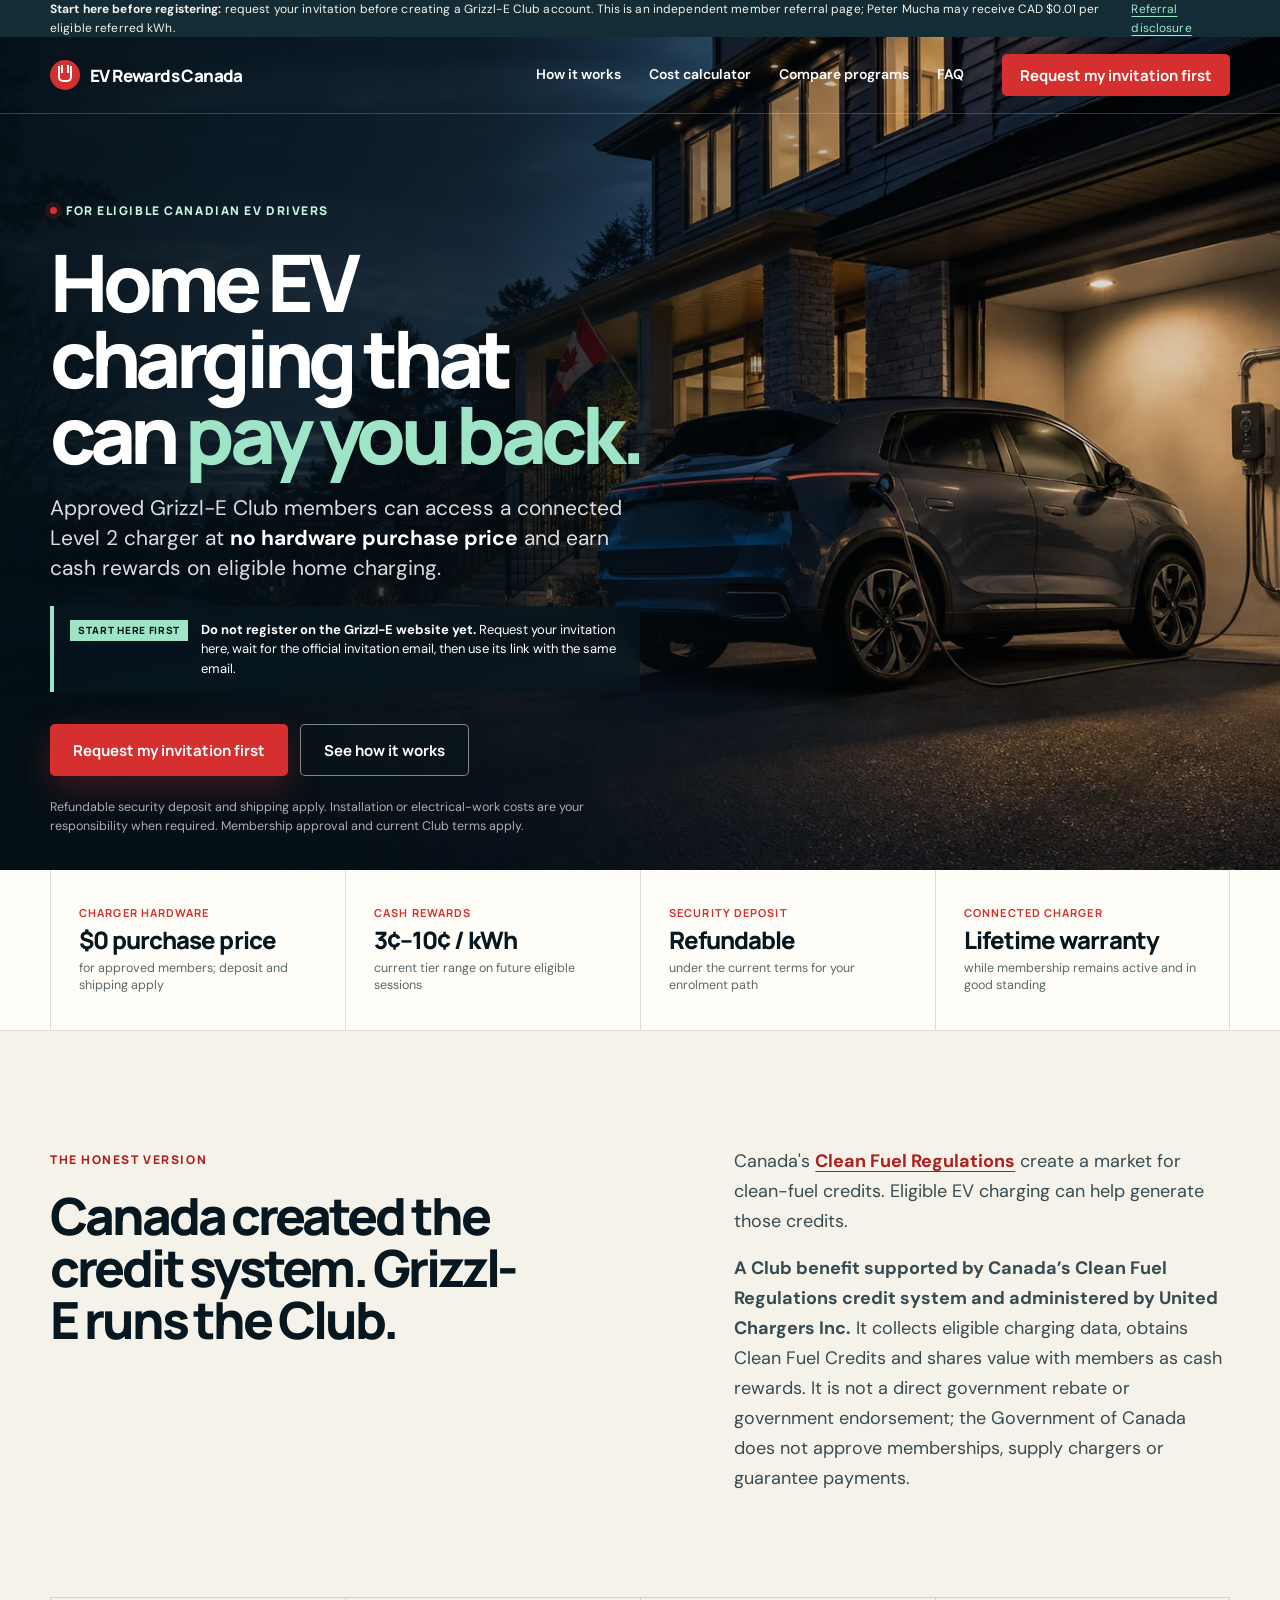
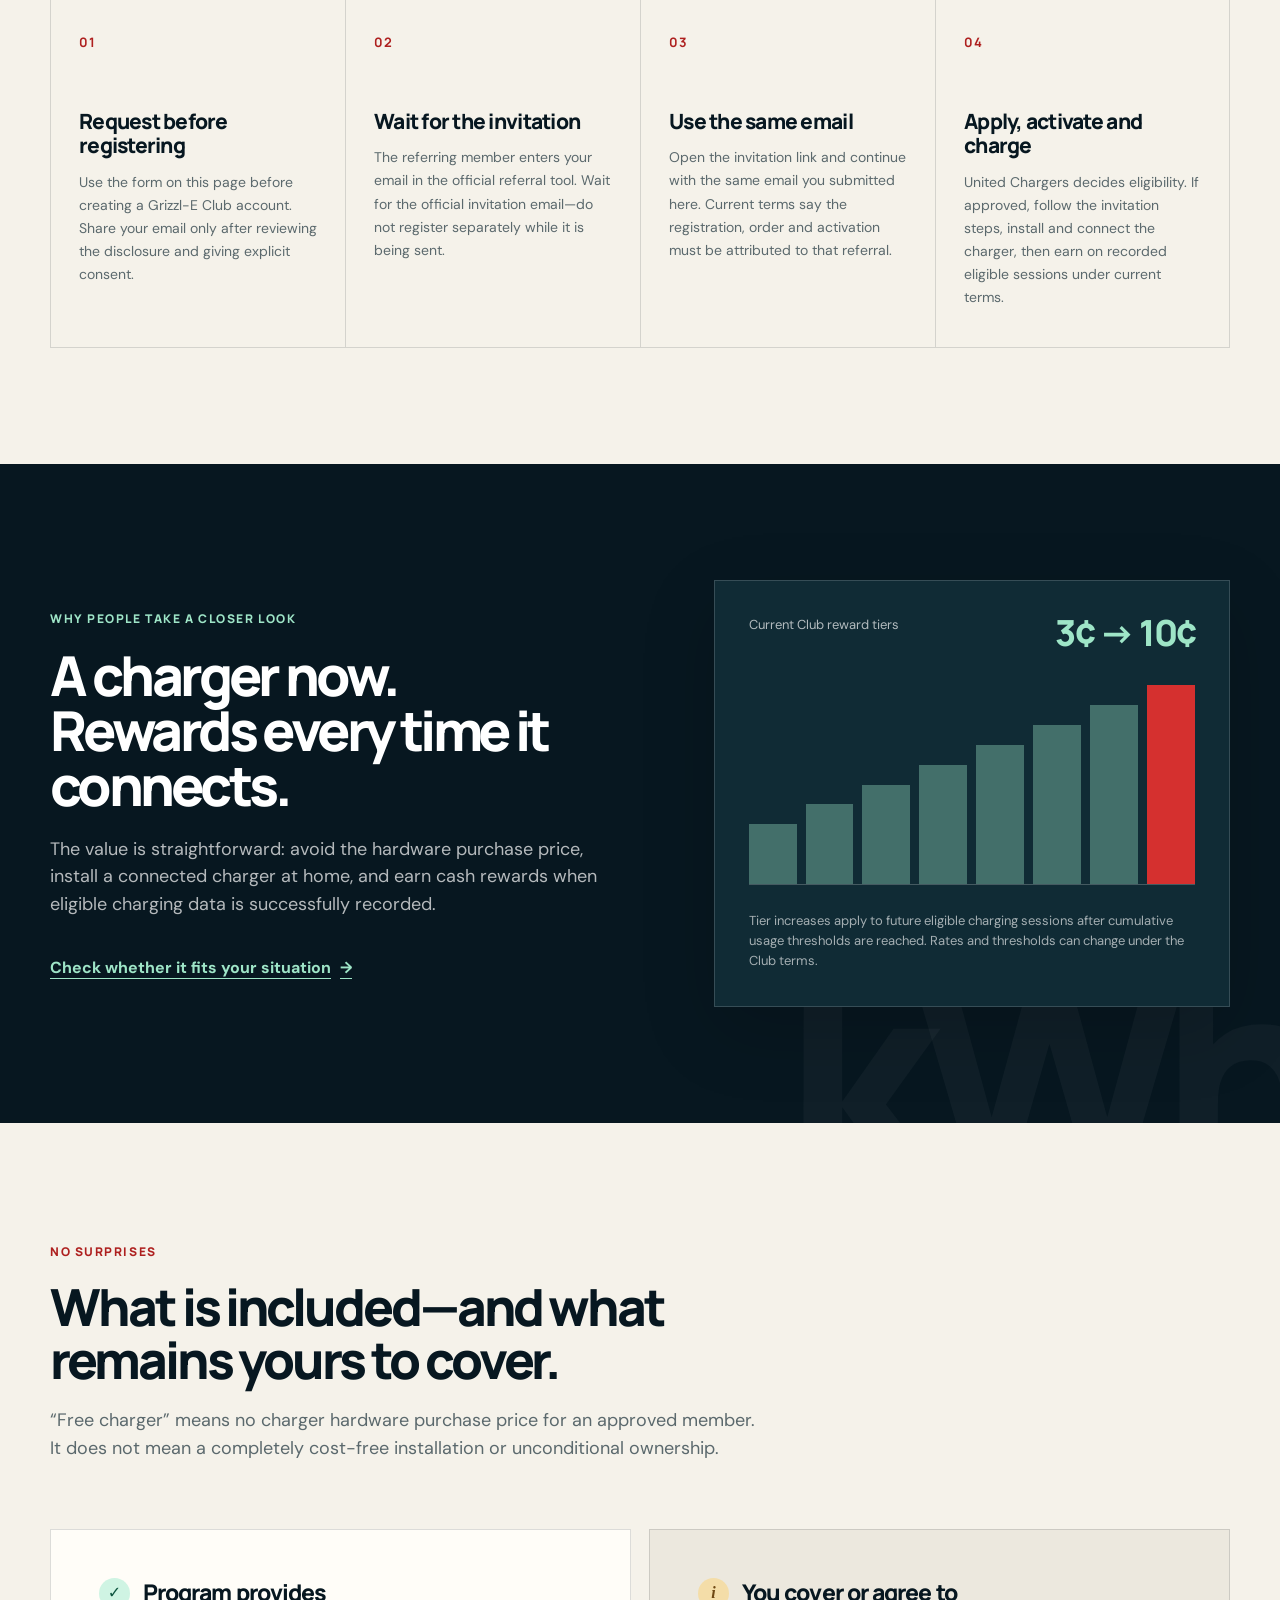
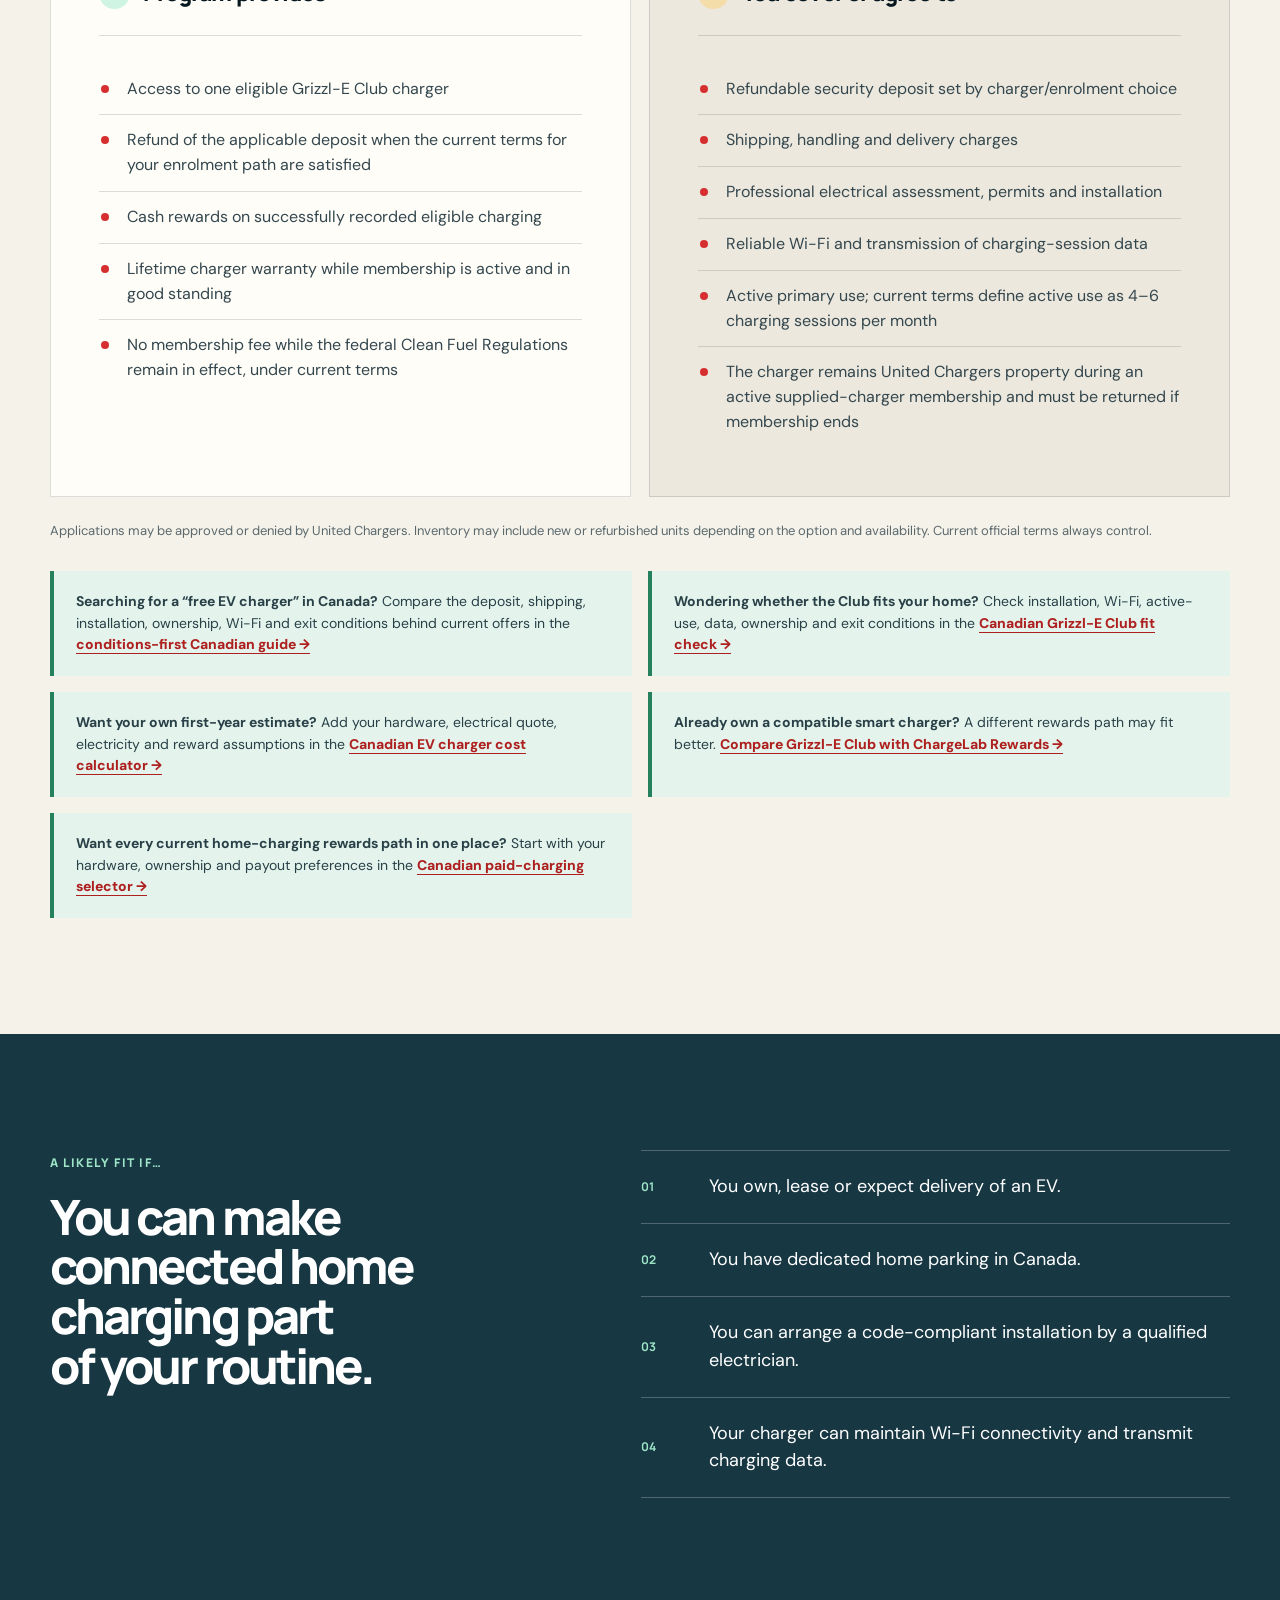
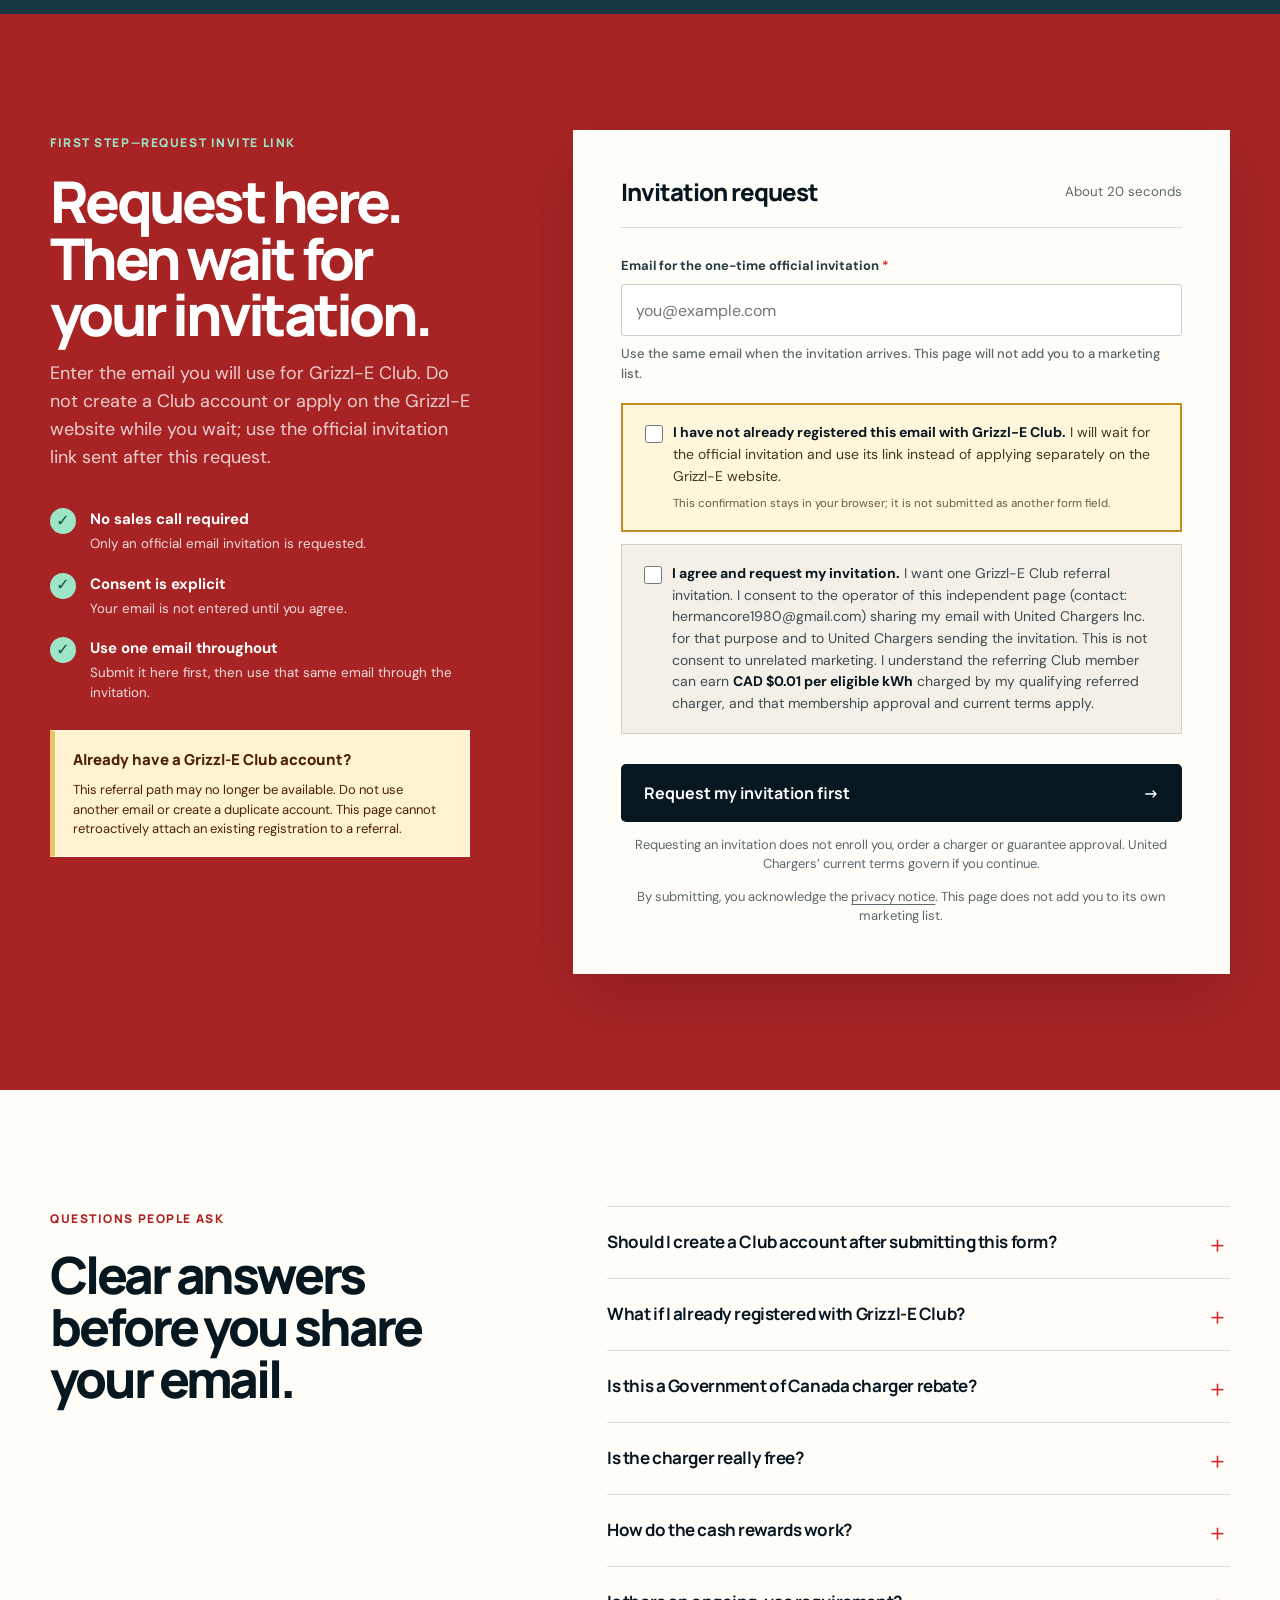
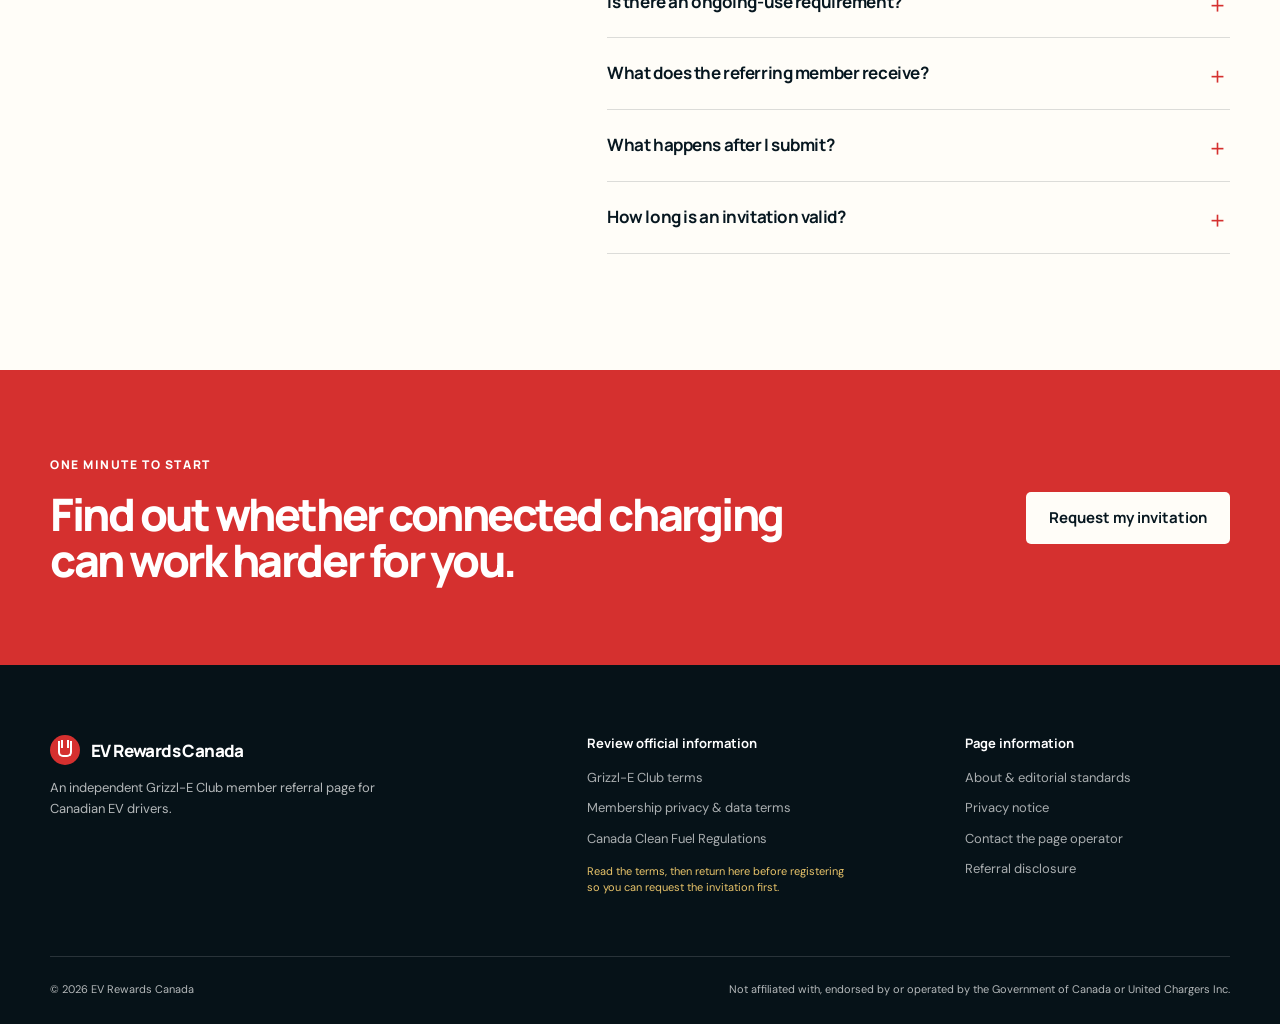
<file: index.html>
<!doctype html>
<html lang="en-CA">
<head>
  <meta charset="utf-8">
  <meta name="viewport" content="width=device-width,initial-scale=1,viewport-fit=cover">
  <meta name="theme-color" content="#071720">
  <meta name="robots" content="index,follow,max-image-preview:large">
  <meta name="description" content="Learn how eligible Canadian EV drivers can request a Grizzl-E Club charger at no hardware purchase price and earn cash rewards when charging at home. Terms, deposit, shipping and installation apply.">
  <link rel="canonical" href="https://www.evrewards.ca/">
  <meta property="og:type" content="website">
  <meta property="og:locale" content="en_CA">
  <meta property="og:site_name" content="EV Rewards Canada">
  <meta property="og:url" content="https://www.evrewards.ca/">
  <meta property="og:title" content="Grizzl-E Club charger at $0 hardware purchase price">
  <meta property="og:description" content="For eligible Canadian EV drivers. Approval, refundable deposit, shipping and installation or electrical-work costs may apply. Independent member referral.">
  <meta property="og:image" content="https://www.evrewards.ca/assets/og-ev-home.jpg">
  <meta property="og:image:secure_url" content="https://www.evrewards.ca/assets/og-ev-home.jpg">
  <meta property="og:image:width" content="1200">
  <meta property="og:image:height" content="630">
  <meta property="og:image:alt" content="An EV charging at a Canadian home with Grizzl-E Club offer terms and independent referral disclosure">
  <meta name="twitter:card" content="summary_large_image">
  <meta name="twitter:title" content="Grizzl-E Club charger at $0 hardware purchase price">
  <meta name="twitter:description" content="For eligible Canadian EV drivers. Approval, deposit, shipping and installation or electrical-work costs may apply.">
  <meta name="twitter:image" content="https://www.evrewards.ca/assets/og-ev-home.jpg">
  <meta name="twitter:image:alt" content="Canadian EV drivers: Grizzl-E Club charger at $0 hardware purchase price; costs and approval terms apply; independent member referral">
  <title>Home EV Charging Rewards | Independent Grizzl-E Club Referral</title>
  <link rel="icon" href="assets/favicon.svg" type="image/svg+xml">
  <link rel="preconnect" href="https://fonts.googleapis.com">
  <link rel="preconnect" href="https://fonts.gstatic.com" crossorigin>
  <link href="https://fonts.googleapis.com/css2?family=DM+Sans:wght@400;500;600;700&family=Manrope:wght@500;600;700;800&display=swap" rel="stylesheet">
  <link rel="stylesheet" href="styles.css?v=20260823-1">
</head>
<body>
  <a class="skip-link" href="#main">Skip to main content</a>

  <div class="disclosure-bar">
    <div class="wrap disclosure-inner">
      <span><strong>Start here before registering:</strong> request your invitation before creating a Grizzl-E Club account. This is an independent member referral page; Peter Mucha may receive CAD $0.01 per eligible referred kWh.</span>
      <a href="#referral-disclosure">Referral disclosure</a>
    </div>
  </div>

  <header class="site-header" id="top">
    <div class="wrap nav-wrap">
      <a class="brand" href="#top" aria-label="EV Rewards Canada home">
        <span class="brand-mark" aria-hidden="true"><span></span></span>
        <span>EV Rewards Canada</span>
      </a>
      <nav aria-label="Primary navigation">
        <a href="#how-it-works">How it works</a>
        <a href="ev-charger-cost-calculator-canada/">Cost calculator</a>
        <a href="grizzle-club-vs-chargelab-rewards-canada/">Compare programs</a>
        <a href="#faq">FAQ</a>
      </nav>
      <a class="button button-small" href="#request">Request my invitation first</a>
    </div>
  </header>

  <main id="main">
    <section class="hero">
      <img class="hero-image" src="assets/hero-ev-home.webp" alt="An electric vehicle charging at a Canadian home at dusk" width="1672" height="941" fetchpriority="high">
      <div class="hero-shade" aria-hidden="true"></div>
      <div class="wrap hero-content">
        <div class="hero-copy reveal">
          <div class="eyebrow"><span class="eyebrow-dot"></span> For eligible Canadian EV drivers</div>
          <h1>Home EV charging that can <em>pay you back.</em></h1>
          <p class="hero-lede">Approved Grizzl-E Club members can access a connected Level 2 charger at <strong>no hardware purchase price</strong> and earn cash rewards on eligible home charging.</p>
          <div class="invitation-first-callout" role="note">
            <span>Start here first</span>
            <p><strong>Do not register on the Grizzl-E website yet.</strong> Request your invitation here, wait for the official invitation email, then use its link with the same email.</p>
          </div>
          <div class="hero-actions">
            <a class="button button-primary" href="#request">Request my invitation first</a>
            <a class="button button-ghost" href="#how-it-works">See how it works</a>
          </div>
          <p class="hero-caveat">Refundable security deposit and shipping apply. Installation or electrical-work costs are your responsibility when required. Membership approval and current Club terms apply.</p>
        </div>
      </div>
    </section>

    <section class="quick-facts" aria-label="Program highlights">
      <div class="wrap facts-grid">
        <div class="fact reveal">
          <span class="fact-kicker">Charger hardware</span>
          <strong>$0 purchase price</strong>
          <span>for approved members; deposit and shipping apply</span>
        </div>
        <div class="fact reveal">
          <span class="fact-kicker">Cash rewards</span>
          <strong>3¢–10¢ / kWh</strong>
          <span>current tier range on future eligible sessions</span>
        </div>
        <div class="fact reveal">
          <span class="fact-kicker">Security deposit</span>
          <strong>Refundable</strong>
          <span>under the current terms for your enrolment path</span>
        </div>
        <div class="fact reveal">
          <span class="fact-kicker">Connected charger</span>
          <strong>Lifetime warranty</strong>
          <span>while membership remains active and in good standing</span>
        </div>
      </div>
    </section>

    <section class="section section-story" id="how-it-works">
      <div class="wrap split-intro">
        <div class="section-heading reveal">
          <span class="section-label">The honest version</span>
          <h2>Canada created the credit system. Grizzl-E runs the Club.</h2>
        </div>
        <div class="intro-copy reveal">
          <p>Canada's <a href="https://www.canada.ca/en/environment-climate-change/services/managing-pollution/energy-production/fuel-regulations/clean-fuel-regulations/about.html" target="_blank" rel="noopener">Clean Fuel Regulations</a> create a market for clean-fuel credits. Eligible EV charging can help generate those credits.</p>
          <p><strong>A Club benefit supported by Canada’s Clean Fuel Regulations credit system and administered by United Chargers Inc.</strong> It collects eligible charging data, obtains Clean Fuel Credits and shares value with members as cash rewards. It is not a direct government rebate or government endorsement; the Government of Canada does not approve memberships, supply chargers or guarantee payments.</p>
        </div>
      </div>

      <div class="wrap process" role="group" aria-label="How the program works">
        <article class="process-step reveal">
          <span class="step-number">01</span>
          <h3>Request before registering</h3>
          <p>Use the form on this page before creating a Grizzl-E Club account. Share your email only after reviewing the disclosure and giving explicit consent.</p>
        </article>
        <article class="process-step reveal">
          <span class="step-number">02</span>
          <h3>Wait for the invitation</h3>
          <p>The referring member enters your email in the official referral tool. Wait for the official invitation email—do not register separately while it is being sent.</p>
        </article>
        <article class="process-step reveal">
          <span class="step-number">03</span>
          <h3>Use the same email</h3>
          <p>Open the invitation link and continue with the same email you submitted here. Current terms say the registration, order and activation must be attributed to that referral.</p>
        </article>
        <article class="process-step reveal">
          <span class="step-number">04</span>
          <h3>Apply, activate and charge</h3>
          <p>United Chargers decides eligibility. If approved, follow the invitation steps, install and connect the charger, then earn on recorded eligible sessions under current terms.</p>
        </article>
      </div>
    </section>

    <section class="section benefit-section">
      <div class="wrap benefit-layout">
        <div class="benefit-copy reveal">
          <span class="section-label light">Why people take a closer look</span>
          <h2>A charger now. Rewards every time it connects.</h2>
          <p>The value is straightforward: avoid the hardware purchase price, install a connected charger at home, and earn cash rewards when eligible charging data is successfully recorded.</p>
          <a class="text-link" href="#request">Check whether it fits your situation <span aria-hidden="true">→</span></a>
        </div>
        <div class="reward-ladder reveal" role="group" aria-label="Current cash reward tier range">
          <div class="ladder-head">
            <span>Current Club reward tiers</span>
            <strong>3¢ → 10¢</strong>
          </div>
          <div class="ladder-bars" aria-hidden="true">
            <span style="--h:30%"></span><span style="--h:40%"></span><span style="--h:50%"></span><span style="--h:60%"></span><span style="--h:70%"></span><span style="--h:80%"></span><span style="--h:90%"></span><span style="--h:100%"></span>
          </div>
          <p>Tier increases apply to future eligible charging sessions after cumulative usage thresholds are reached. Rates and thresholds can change under the Club terms.</p>
        </div>
      </div>
    </section>

    <section class="section" id="costs">
      <div class="wrap">
        <div class="section-heading narrow reveal">
          <span class="section-label">No surprises</span>
          <h2>What is included—and what remains yours to cover.</h2>
          <p>“Free charger” means no charger hardware purchase price for an approved member. It does not mean a completely cost-free installation or unconditional ownership.</p>
        </div>

        <div class="balance-grid">
          <article class="balance-card included reveal">
            <div class="balance-title"><span class="check-icon" aria-hidden="true">✓</span><h3>Program provides</h3></div>
            <ul>
              <li>Access to one eligible Grizzl-E Club charger</li>
              <li>Refund of the applicable deposit when the current terms for your enrolment path are satisfied</li>
              <li>Cash rewards on successfully recorded eligible charging</li>
              <li>Lifetime charger warranty while membership is active and in good standing</li>
              <li>No membership fee while the federal Clean Fuel Regulations remain in effect, under current terms</li>
            </ul>
          </article>
          <article class="balance-card responsibility reveal">
            <div class="balance-title"><span class="info-icon" aria-hidden="true">i</span><h3>You cover or agree to</h3></div>
            <ul>
              <li>Refundable security deposit set by charger/enrolment choice</li>
              <li>Shipping, handling and delivery charges</li>
              <li>Professional electrical assessment, permits and installation</li>
              <li>Reliable Wi-Fi and transmission of charging-session data</li>
              <li>Active primary use; current terms define active use as 4–6 charging sessions per month</li>
              <li>The charger remains United Chargers property during an active supplied-charger membership and must be returned if membership ends</li>
            </ul>
          </article>
        </div>
        <p class="terms-note reveal">Applications may be approved or denied by United Chargers. Inventory may include new or refurbished units depending on the option and availability. Current official terms always control.</p>
        <nav class="related-guide-grid" aria-label="Related EV charging guides">
          <p class="comparison-promo reveal"><strong>Searching for a “free EV charger” in Canada?</strong> Compare the deposit, shipping, installation, ownership, Wi-Fi and exit conditions behind current offers in the <a href="free-ev-charger-canada/">conditions-first Canadian guide&nbsp;→</a></p>
          <p class="comparison-promo reveal"><strong>Wondering whether the Club fits your home?</strong> Check installation, Wi-Fi, active-use, data, ownership and exit conditions in the <a href="is-grizzl-e-club-worth-it-canada/">Canadian Grizzl-E Club fit check&nbsp;→</a></p>
          <p class="comparison-promo reveal"><strong>Want your own first-year estimate?</strong> Add your hardware, electrical quote, electricity and reward assumptions in the <a href="ev-charger-cost-calculator-canada/">Canadian EV charger cost calculator&nbsp;→</a></p>
          <p class="comparison-promo reveal"><strong>Already own a compatible smart charger?</strong> A different rewards path may fit better. <a href="grizzle-club-vs-chargelab-rewards-canada/">Compare Grizzl-E Club with ChargeLab Rewards&nbsp;→</a></p>
          <p class="comparison-promo reveal"><strong>Want every current home-charging rewards path in one place?</strong> Start with your hardware, ownership and payout preferences in the <a href="get-paid-to-charge-ev-canada/">Canadian paid-charging selector&nbsp;→</a></p>
          </nav>
      </div>
    </section>

    <section class="section fit-section">
      <div class="wrap fit-layout">
        <div class="fit-heading reveal">
          <span class="section-label">A likely fit if…</span>
          <h2>You can make connected home charging part of your routine.</h2>
        </div>
        <div class="fit-list reveal">
          <div><span>01</span><p>You own, lease or expect delivery of an EV.</p></div>
          <div><span>02</span><p>You have dedicated home parking in Canada.</p></div>
          <div><span>03</span><p>You can arrange a code-compliant installation by a qualified electrician.</p></div>
          <div><span>04</span><p>Your charger can maintain Wi-Fi connectivity and transmit charging data.</p></div>
        </div>
      </div>
    </section>

    <section class="section request-section" id="request">
      <div class="wrap request-layout">
        <div class="request-copy reveal">
          <span class="section-label light">First step—request invite link</span>
          <h2>Request here. Then wait for your invitation.</h2>
          <p>Enter the email you will use for Grizzl-E Club. Do not create a Club account or apply on the Grizzl-E website while you wait; use the official invitation link sent after this request.</p>
          <div class="mini-proof">
            <span aria-hidden="true">✓</span>
            <div><strong>No sales call required</strong><small>Only an official email invitation is requested.</small></div>
          </div>
          <div class="mini-proof">
            <span aria-hidden="true">✓</span>
            <div><strong>Consent is explicit</strong><small>Your email is not entered until you agree.</small></div>
          </div>
          <div class="mini-proof">
            <span aria-hidden="true">✓</span>
            <div><strong>Use one email throughout</strong><small>Submit it here first, then use that same email through the invitation.</small></div>
          </div>
          <div class="already-registered-note" role="note">
            <strong>Already have a Grizzl-E Club account?</strong>
            <p>This referral path may no longer be available. Do not use another email or create a duplicate account. This page cannot retroactively attach an existing registration to a referral.</p>
          </div>
        </div>

        <div class="form-card reveal">
          <form id="lead-form" action="https://docs.google.com/forms/d/e/1FAIpQLScjHfMXqzjCqSEOenYSD5lNSnLQ9gwlrP4i1H_WJ5vR4VBIMg/formResponse" method="post" target="form-target" novalidate>
            <div class="form-heading">
              <span>Invitation request</span>
              <small>About 20 seconds</small>
            </div>

            <label class="field">
              <span>Email for the one-time official invitation <em>*</em></span>
              <input type="email" name="entry.330297441" autocomplete="email" inputmode="email" required maxlength="160" placeholder="you@example.com">
              <small>Use the same email when the invitation arrives. This page will not add you to a marketing list.</small>
            </label>

            <div class="eligibility-box">
              <label>
                <input id="not-registered" type="checkbox" required>
                <span><strong>I have not already registered this email with Grizzl-E Club.</strong> I will wait for the official invitation and use its link instead of applying separately on the Grizzl-E website.</span>
              </label>
              <small>This confirmation stays in your browser; it is not submitted as another form field.</small>
            </div>

            <div class="consent-box" id="referral-disclosure">
              <label>
                <input type="checkbox" name="entry.305444311" value="I agree and request my invitation" required>
                <span><strong>I agree and request my invitation.</strong> I want one Grizzl-E Club referral invitation. I consent to the operator of this independent page (contact: hermancore1980@gmail.com) sharing my email with United Chargers Inc. for that purpose and to United Chargers sending the invitation. This is not consent to unrelated marketing. I understand the referring Club member can earn <strong>CAD $0.01 per eligible kWh</strong> charged by my qualifying referred charger, and that membership approval and current terms apply.</span>
              </label>
            </div>

            <div class="honeypot" aria-hidden="true">
              <label>Leave this field empty <input type="text" name="website" tabindex="-1" autocomplete="off"></label>
            </div>
            <input type="hidden" name="entry.445895542" id="source-field" value="website">
            <input type="hidden" name="fvv" value="1">
            <input type="hidden" name="pageHistory" value="0">

            <div class="form-error" id="form-error" role="alert" aria-live="polite"></div>
            <button class="button button-submit" type="submit">
              <span>Request my invitation first</span><span aria-hidden="true">→</span>
            </button>
            <p class="form-privacy">Requesting an invitation does not enroll you, order a charger or guarantee approval. United Chargers’ current terms govern if you continue.</p>
            <p class="form-privacy">By submitting, you acknowledge the <a href="privacy.html">privacy notice</a>. This page does not add you to its own marketing list.</p>
          </form>

          <div class="success-state" id="success-state" hidden tabindex="-1">
            <span class="success-mark" aria-hidden="true">✓</span>
            <h3>Request received. Please wait for your invitation link to arrive by email.</h3>
            <p><strong>Do not register separately on the Grizzl-E website.</strong> Wait for the official invitation, open its link, and use the same email you submitted here.</p>
            <small>Check your inbox and spam folder. The referring member must add your email first, and the invitation may have a limited completion window.</small>
          </div>
          <iframe name="form-target" id="form-target" title="Form submission target" hidden></iframe>
        </div>
      </div>
    </section>

    <section class="section faq-section" id="faq">
      <div class="wrap faq-layout">
        <div class="section-heading reveal">
          <span class="section-label">Questions people ask</span>
          <h2>Clear answers before you share your email.</h2>
        </div>
        <div class="faq-list reveal">
          <details>
            <summary>Should I create a Club account after submitting this form?</summary>
            <p>No. Wait for the official referral invitation. Registering independently before using that invitation can prevent the referral from being attributed. When the invitation arrives, open its link and use the same email you submitted here.</p>
          </details>
          <details>
            <summary>What if I already registered with Grizzl-E Club?</summary>
            <p>Do not create another account or use a different email to try again. An existing registration may not be eligible for retroactive referral attribution, and United Chargers’ records and decisions control.</p>
          </details>
          <details>
            <summary>Is this a Government of Canada charger rebate?</summary>
            <p>No. A Club benefit supported by Canada’s Clean Fuel Regulations credit system and administered by United Chargers. It is not a direct government rebate or government endorsement; the federal government does not approve members, supply chargers or guarantee Club rewards.</p>
          </details>
          <details>
            <summary>Is the charger really free?</summary>
            <p>Approved members pay no hardware purchase price for a supplied Club charger. You still pay the applicable refundable security deposit, shipping and professional installation costs. During an active supplied-charger membership, the charger remains United Chargers property and must be returned if membership ends.</p>
          </details>
          <details>
            <summary>How do the cash rewards work?</summary>
            <p>Rewards accrue after eligible charging sessions based on successfully recorded kWh and the member's current tier. Current published tiers range from 3¢ to 10¢ per kWh. Missing data caused by connectivity or system issues is not necessarily credited later.</p>
          </details>
          <details>
            <summary>Is there an ongoing-use requirement?</summary>
            <p>Yes. Current Club terms say the supplied charger must be used actively as the primary EV-charging source and define active use as 4–6 charging sessions per month. United Chargers can determine whether the requirement is met, and current terms always control.</p>
          </details>
          <details>
            <summary>What does the referring member receive?</summary>
            <p>If you register, activate a qualifying charger and remain eligible, the referring Club member can earn CAD $0.01 for each eligible kWh your charger records. This does not reduce your own Club reward. Your charging rewards are determined under current Club terms.</p>
          </details>
          <details>
            <summary>What happens after I submit?</summary>
            <p>Your request and consent are recorded. The referring member uses your email in the official Grizzl-E Club referral tool. United Chargers sends the invitation and independently decides your application, charger and program eligibility.</p>
          </details>
          <details>
            <summary>How long is an invitation valid?</summary>
            <p>Current referral terms say invitations, links or codes may expire 15 days after issuance and may require all program steps to be completed within the applicable window. Act promptly and follow the official invitation instructions.</p>
          </details>
        </div>
      </div>
    </section>

    <section class="final-cta">
      <div class="wrap final-cta-inner reveal">
        <div><span class="section-label light">One minute to start</span><h2>Find out whether connected charging can work harder for you.</h2></div>
        <a class="button button-light" href="#request">Request my invitation</a>
      </div>
    </section>
  </main>

  <footer>
    <div class="wrap footer-grid">
      <div>
        <a class="brand footer-brand" href="#top"><span class="brand-mark" aria-hidden="true"><span></span></span><span>EV Rewards Canada</span></a>
        <p>An independent Grizzl-E Club member referral page for Canadian EV drivers.</p>
      </div>
      <div>
        <strong>Review official information</strong>
        <a href="https://club.grizzl-e.com/en/terms" target="_blank" rel="noopener">Grizzl-E Club terms</a>
        <a href="https://club.grizzl-e.com/en/privacy-data-collection" target="_blank" rel="noopener">Membership privacy & data terms</a>
        <a href="https://www.canada.ca/en/environment-climate-change/services/managing-pollution/energy-production/fuel-regulations/clean-fuel-regulations/about.html" target="_blank" rel="noopener">Canada Clean Fuel Regulations</a>
        <small class="footer-sequence-note">Read the terms, then return here before registering so you can request the invitation first.</small>
      </div>
      <div>
        <strong>Page information</strong>
        <a href="about/">About &amp; editorial standards</a>
        <a href="privacy.html">Privacy notice</a>
        <a href="mailto:hermancore1980@gmail.com">Contact the page operator</a>
        <a href="#referral-disclosure">Referral disclosure</a>
      </div>
    </div>
    <div class="wrap footer-bottom">
      <span>© <span id="year"></span> EV Rewards Canada</span>
      <span>Not affiliated with, endorsed by or operated by the Government of Canada or United Chargers Inc.</span>
    </div>
  </footer>

  <div class="mobile-cta" aria-hidden="false"><a class="button button-primary" href="#request">Request my invitation</a></div>
  <script src="analytics.js?v=20260823-1"></script>
  <script src="script.js?v=20260902-1" defer></script>
</body>
</html>
</file>
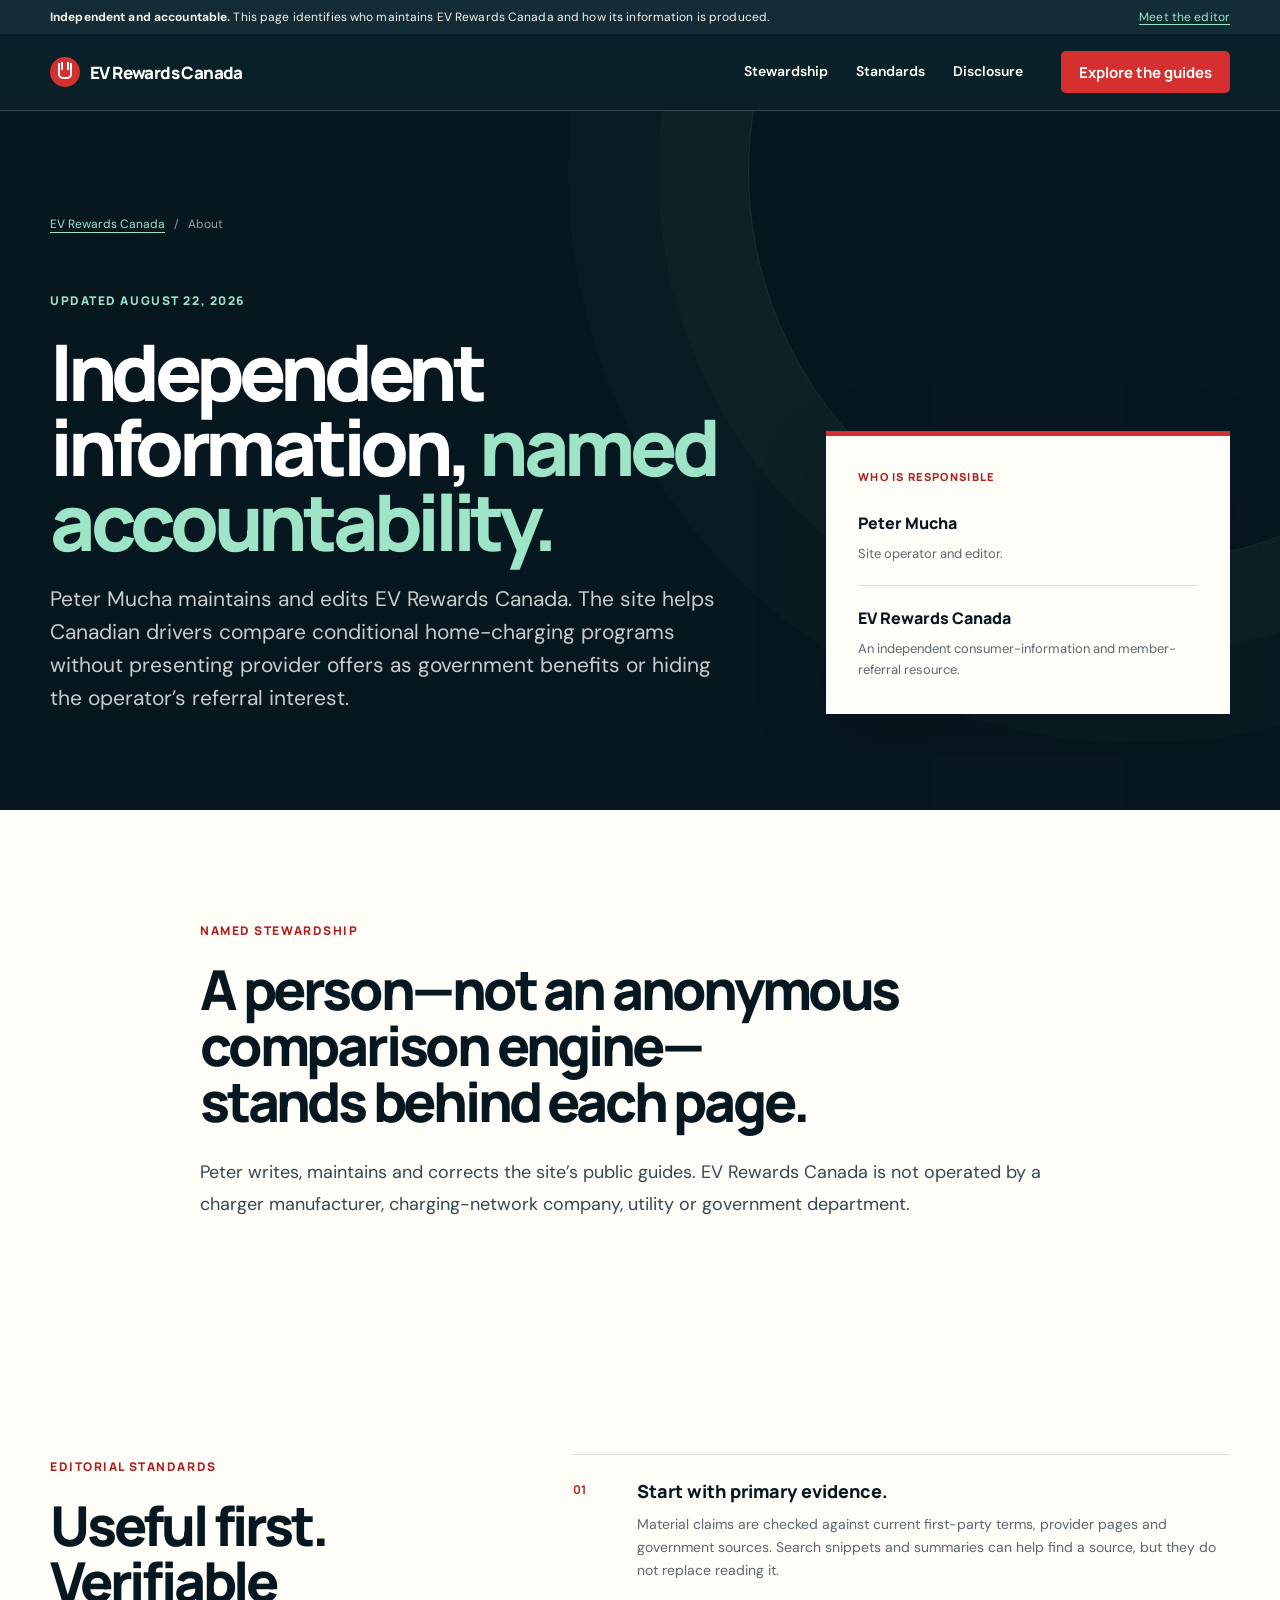
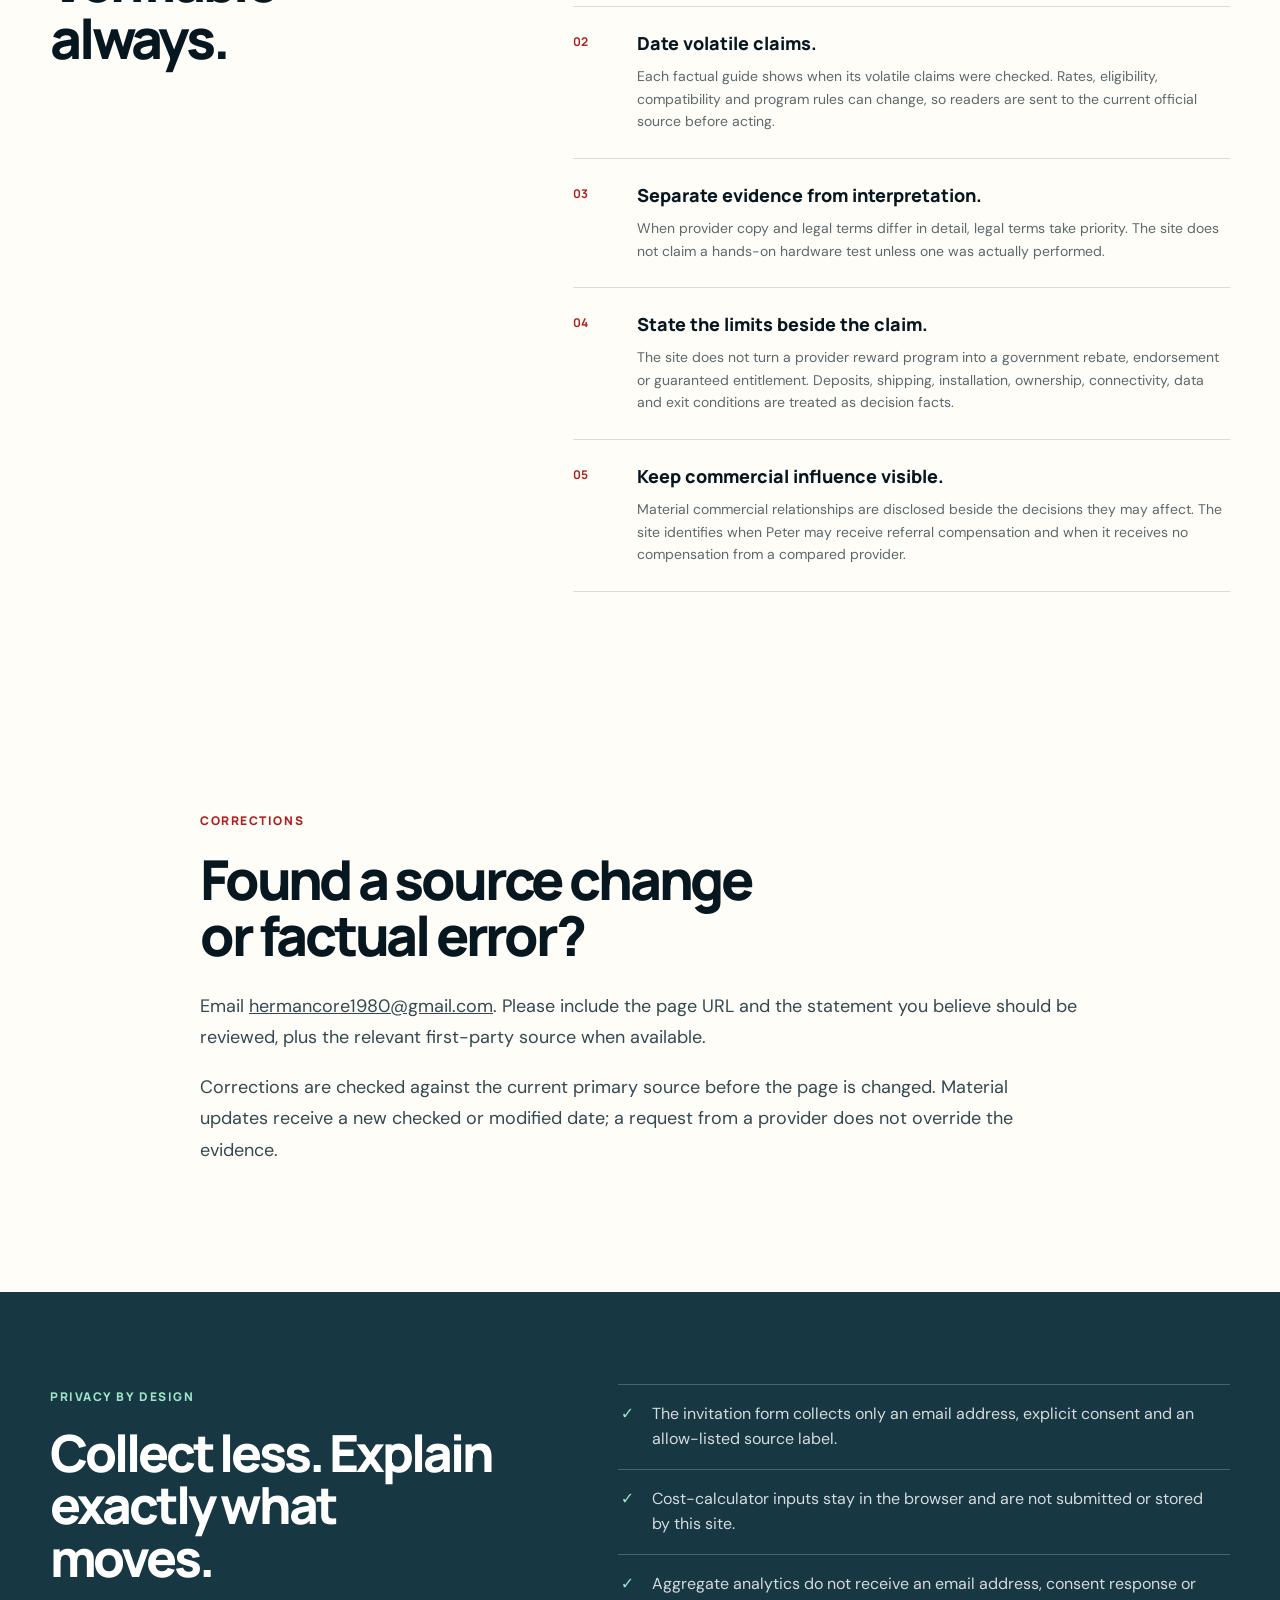
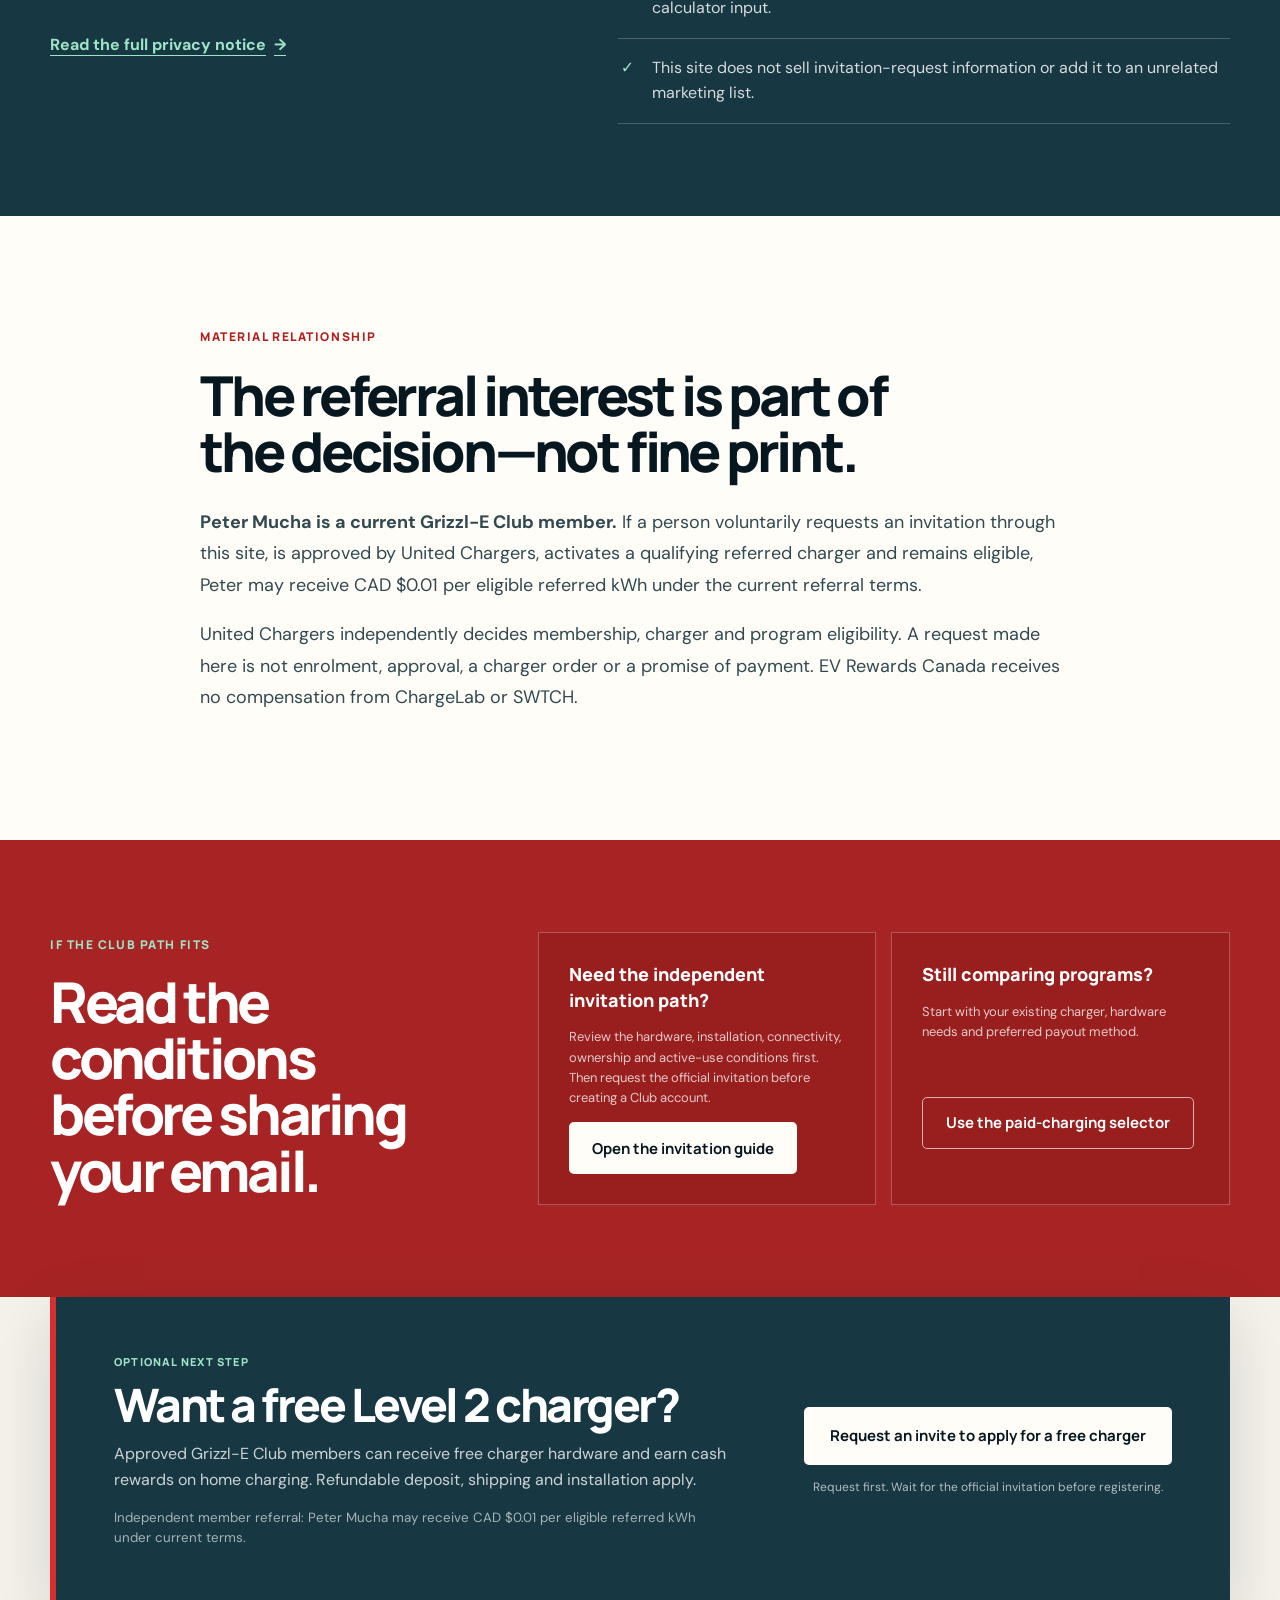
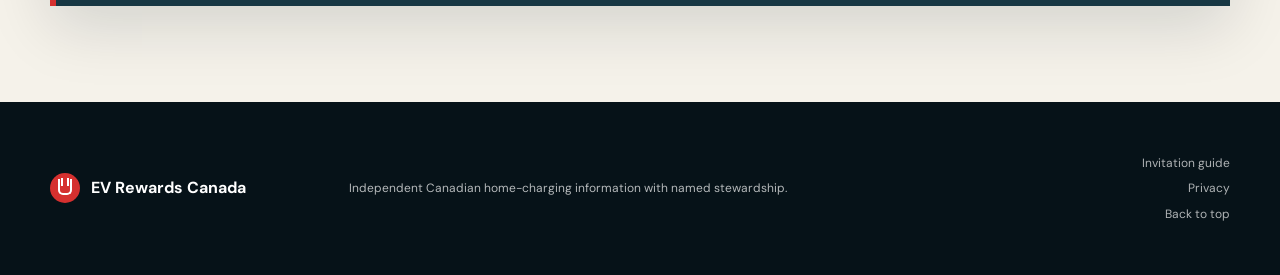
<file: about/index.html>
<!doctype html>
<html lang="en-CA">
<head>
  <meta charset="utf-8">
  <meta name="viewport" content="width=device-width,initial-scale=1,viewport-fit=cover">
  <meta name="theme-color" content="#071720">
  <meta name="robots" content="index,follow,max-image-preview:large">
  <meta name="description" content="See who maintains EV Rewards Canada, how its Canadian home-charging guides are sourced, how referral compensation works and how to request a correction.">
  <link rel="canonical" href="https://www.evrewards.ca/about/">
  <meta property="og:type" content="website">
  <meta property="og:locale" content="en_CA">
  <meta property="og:site_name" content="EV Rewards Canada">
  <meta property="og:url" content="https://www.evrewards.ca/about/">
  <meta property="og:title" content="About &amp; Editorial Standards | EV Rewards Canada">
  <meta property="og:description" content="Named stewardship, source standards, corrections, privacy and referral disclosure for EV Rewards Canada.">
  <meta property="og:image" content="https://www.evrewards.ca/assets/og-ev-home.jpg">
  <meta property="og:image:width" content="1200">
  <meta property="og:image:height" content="630">
  <meta property="og:image:alt" content="EV Rewards Canada independent home-charging information">
  <meta name="twitter:card" content="summary_large_image">
  <meta name="twitter:title" content="About &amp; Editorial Standards | EV Rewards Canada">
  <meta name="twitter:description" content="How EV Rewards Canada identifies its operator, sources claims and handles corrections.">
  <meta name="twitter:image" content="https://www.evrewards.ca/assets/og-ev-home.jpg">
  <title>About &amp; Editorial Standards | EV Rewards Canada</title>
  <link rel="icon" href="../assets/favicon.svg" type="image/svg+xml">
  <link rel="preconnect" href="https://fonts.googleapis.com">
  <link rel="preconnect" href="https://fonts.gstatic.com" crossorigin>
  <link href="https://fonts.googleapis.com/css2?family=DM+Sans:wght@400;500;600;700&family=Manrope:wght@500;600;700;800&display=swap" rel="stylesheet">
  <link rel="stylesheet" href="../styles.css?v=20260823-1">
  <script type="application/ld+json">
  {
    "@context": "https://schema.org",
    "@graph": [
      {
        "@type": "AboutPage",
        "name": "About & Editorial Standards | EV Rewards Canada",
        "description": "Named stewardship, sourcing standards, corrections, privacy and referral disclosure for EV Rewards Canada.",
        "url": "https://www.evrewards.ca/about/",
        "inLanguage": "en-CA",
        "dateModified": "2026-08-22",
        "mainEntity": {
          "@type": "Person",
          "name": "Peter Mucha",
          "description": "Operator and editor of EV Rewards Canada and a current Grizzl-E Club member."
        }
      },
      {
        "@type": "BreadcrumbList",
        "itemListElement": [
          {"@type": "ListItem", "position": 1, "name": "EV Rewards Canada", "item": "https://www.evrewards.ca/"},
          {"@type": "ListItem", "position": 2, "name": "About & Editorial Standards", "item": "https://www.evrewards.ca/about/"}
        ]
      }
    ]
  }
  </script>
</head>
<body class="comparison-page">
  <a class="skip-link" href="#main">Skip to main content</a>

  <div class="disclosure-bar">
    <div class="wrap disclosure-inner">
      <span><strong>Independent and accountable.</strong> This page identifies who maintains EV Rewards Canada and how its information is produced.</span>
      <a href="#stewardship">Meet the editor</a>
    </div>
  </div>

  <header class="compare-header" id="top">
    <div class="wrap nav-wrap">
      <a class="brand" href="../" aria-label="EV Rewards Canada home">
        <span class="brand-mark" aria-hidden="true"><span></span></span>
        <span>EV Rewards Canada</span>
      </a>
      <nav aria-label="About page navigation">
        <a href="#stewardship">Stewardship</a>
        <a href="#standards">Standards</a>
        <a href="#relationship">Disclosure</a>
      </nav>
      <a class="button button-small" href="../">Explore the guides</a>
    </div>
  </header>

  <main id="main">
    <article>
      <header class="compare-hero">
        <div class="wrap compare-hero-grid">
          <div class="compare-hero-copy">
            <nav class="breadcrumbs" aria-label="Breadcrumb">
              <a href="../">EV Rewards Canada</a><span aria-hidden="true">/</span><span>About</span>
            </nav>
            <span class="section-label light">Updated August 22, 2026</span>
            <h1>Independent information, <em>named accountability.</em></h1>
            <p class="compare-lede">Peter Mucha maintains and edits EV Rewards Canada. The site helps Canadian drivers compare conditional home-charging programs without presenting provider offers as government benefits or hiding the operator’s referral interest.</p>
          </div>
          <aside class="decision-note" aria-label="Site identity">
            <span class="decision-kicker">Who is responsible</span>
            <div>
              <strong>Peter Mucha</strong>
              <p>Site operator and editor.</p>
            </div>
            <div>
              <strong>EV Rewards Canada</strong>
              <p>An independent consumer-information and member-referral resource.</p>
            </div>
          </aside>
        </div>
      </header>

      <section class="compare-intro" id="stewardship" aria-labelledby="stewardship-title">
        <div class="wrap article-narrow">
          <span class="section-label">Named stewardship</span>
          <h2 id="stewardship-title">A person—not an anonymous comparison engine—stands behind each page.</h2>
          <p>Peter writes, maintains and corrects the site’s public guides. EV Rewards Canada is not operated by a charger manufacturer, charging-network company, utility or government department.</p>
        </div>
      </section>

      <section class="decision-section" id="standards" aria-labelledby="standards-title">
        <div class="wrap decision-layout">
          <div class="section-heading">
            <span class="section-label">Editorial standards</span>
            <h2 id="standards-title">Useful first. Verifiable always.</h2>
          </div>
          <ol class="question-list">
            <li><span>01</span><div><strong>Start with primary evidence.</strong><p>Material claims are checked against current first-party terms, provider pages and government sources. Search snippets and summaries can help find a source, but they do not replace reading it.</p></div></li>
            <li><span>02</span><div><strong>Date volatile claims.</strong><p>Each factual guide shows when its volatile claims were checked. Rates, eligibility, compatibility and program rules can change, so readers are sent to the current official source before acting.</p></div></li>
            <li><span>03</span><div><strong>Separate evidence from interpretation.</strong><p>When provider copy and legal terms differ in detail, legal terms take priority. The site does not claim a hands-on hardware test unless one was actually performed.</p></div></li>
            <li><span>04</span><div><strong>State the limits beside the claim.</strong><p>The site does not turn a provider reward program into a government rebate, endorsement or guaranteed entitlement. Deposits, shipping, installation, ownership, connectivity, data and exit conditions are treated as decision facts.</p></div></li>
            <li><span>05</span><div><strong>Keep commercial influence visible.</strong><p>Material commercial relationships are disclosed beside the decisions they may affect. The site identifies when Peter may receive referral compensation and when it receives no compensation from a compared provider.</p></div></li>
          </ol>
        </div>
      </section>

      <section class="compare-intro" id="corrections" aria-labelledby="corrections-title">
        <div class="wrap article-narrow">
          <span class="section-label">Corrections</span>
          <h2 id="corrections-title">Found a source change or factual error?</h2>
          <p>Email <a href="mailto:hermancore1980@gmail.com?subject=EV%20Rewards%20Canada%20correction">hermancore1980@gmail.com</a>. Please include the page URL and the statement you believe should be reviewed, plus the relevant first-party source when available.</p>
          <p>Corrections are checked against the current primary source before the page is changed. Material updates receive a new checked or modified date; a request from a provider does not override the evidence.</p>
        </div>
      </section>

      <section class="fit-checklist" id="data-boundary" aria-labelledby="data-boundary-title">
        <div class="wrap checklist-layout">
          <div>
            <span class="section-label light">Privacy by design</span>
            <h2 id="data-boundary-title">Collect less. Explain exactly what moves.</h2>
            <p><a class="source-link" href="../privacy.html">Read the full privacy notice <span aria-hidden="true">→</span></a></p>
          </div>
          <ul>
            <li>The invitation form collects only an email address, explicit consent and an allow-listed source label.</li>
            <li>Cost-calculator inputs stay in the browser and are not submitted or stored by this site.</li>
            <li>Aggregate analytics do not receive an email address, consent response or calculator input.</li>
            <li>This site does not sell invitation-request information or add it to an unrelated marketing list.</li>
          </ul>
        </div>
      </section>

      <section class="methodology-section" id="relationship" aria-labelledby="relationship-title">
        <div class="wrap article-narrow">
          <span class="section-label">Material relationship</span>
          <h2 id="relationship-title">The referral interest is part of the decision—not fine print.</h2>
          <p><strong>Peter Mucha is a current Grizzl-E Club member.</strong> If a person voluntarily requests an invitation through this site, is approved by United Chargers, activates a qualifying referred charger and remains eligible, Peter may receive CAD $0.01 per eligible referred kWh under the current referral terms.</p>
          <p>United Chargers independently decides membership, charger and program eligibility. A request made here is not enrolment, approval, a charger order or a promise of payment. EV Rewards Canada receives no compensation from ChargeLab or SWTCH.</p>
        </div>
      </section>

      <section class="compare-cta" aria-labelledby="guide-path-title">
        <div class="wrap compare-cta-layout">
          <div>
            <span class="section-label light">If the Club path fits</span>
            <h2 id="guide-path-title">Read the conditions before sharing your email.</h2>
          </div>
          <div class="cta-paths">
            <div>
              <strong>Need the independent invitation path?</strong>
              <p>Review the hardware, installation, connectivity, ownership and active-use conditions first. Then request the official invitation before creating a Club account.</p>
              <a class="button button-light" href="../?src=organic-about#request">Open the invitation guide</a>
            </div>
            <div>
              <strong>Still comparing programs?</strong>
              <p>Start with your existing charger, hardware needs and preferred payout method.</p>
              <a class="button button-outline-light" href="../get-paid-to-charge-ev-canada/">Use the paid-charging selector</a>
            </div>
          </div>
        </div>
      </section>
    </article>
    <aside class="free-charger-promo" aria-labelledby="free-charger-promo-title">
      <div class="free-charger-promo__copy">
        <span>Optional next step</span>
        <h2 id="free-charger-promo-title">Want a free Level 2 charger?</h2>
        <p>Approved Grizzl-E Club members can receive free charger hardware and earn cash rewards on home charging. Refundable deposit, shipping and installation apply.</p>
        <small>Independent member referral: Peter Mucha may receive CAD $0.01 per eligible referred kWh under current terms.</small>
      </div>
      <div class="free-charger-promo__action">
        <a class="button button-light" href="../grizzl-e-club-invitation-canada/?src=organic-sitewide-free-charger">Request an invite to apply for a free charger</a>
        <small>Request first. Wait for the official invitation before registering.</small>
      </div>
    </aside>
  </main>

  <footer class="site-footer comparison-footer">
    <div class="wrap footer-main">
      <div class="footer-brand"><span class="brand-mark" aria-hidden="true"><span></span></span><strong>EV Rewards Canada</strong></div>
      <p>Independent Canadian home-charging information with named stewardship.</p>
      <nav aria-label="Footer navigation"><a href="../">Invitation guide</a><a href="../privacy.html">Privacy</a><a href="#top">Back to top</a></nav>
    </div>
  </footer>
  <script src="../analytics.js?v=20260823-1"></script>
</body>
</html>
</file>
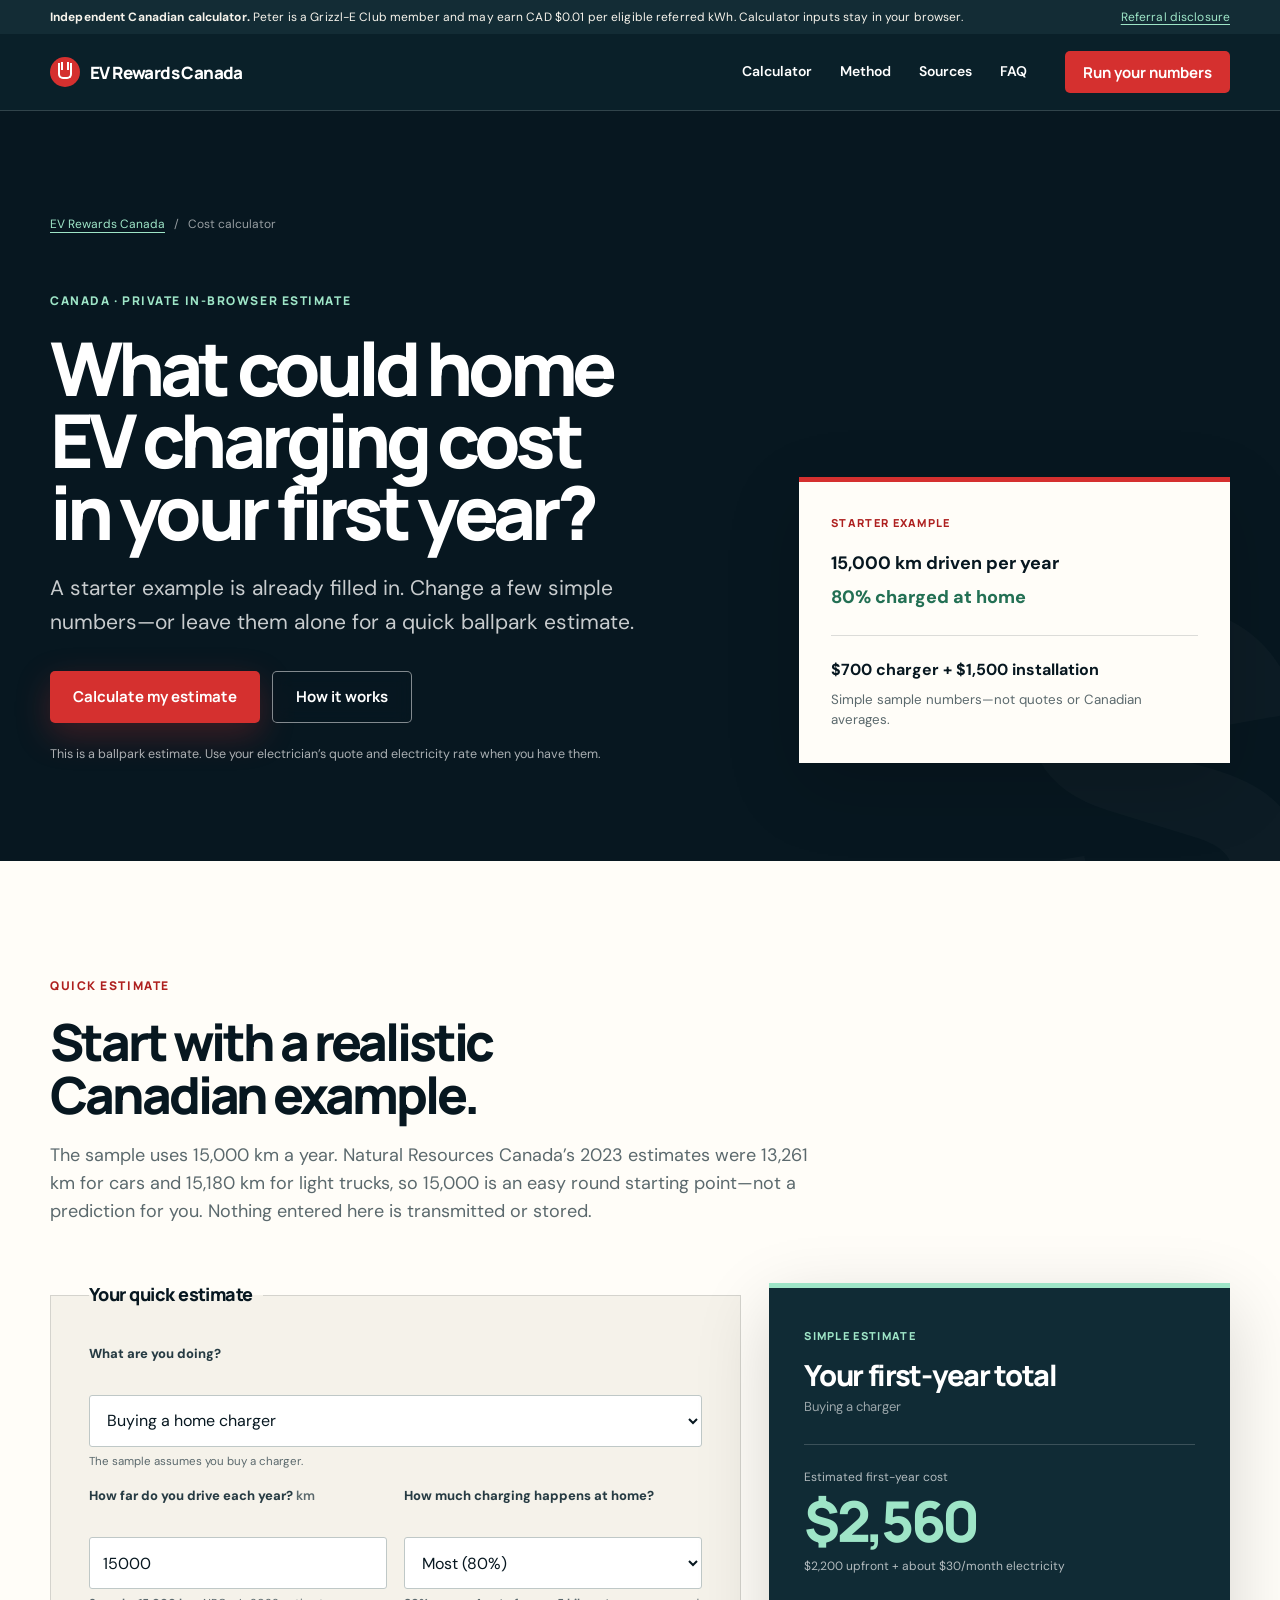
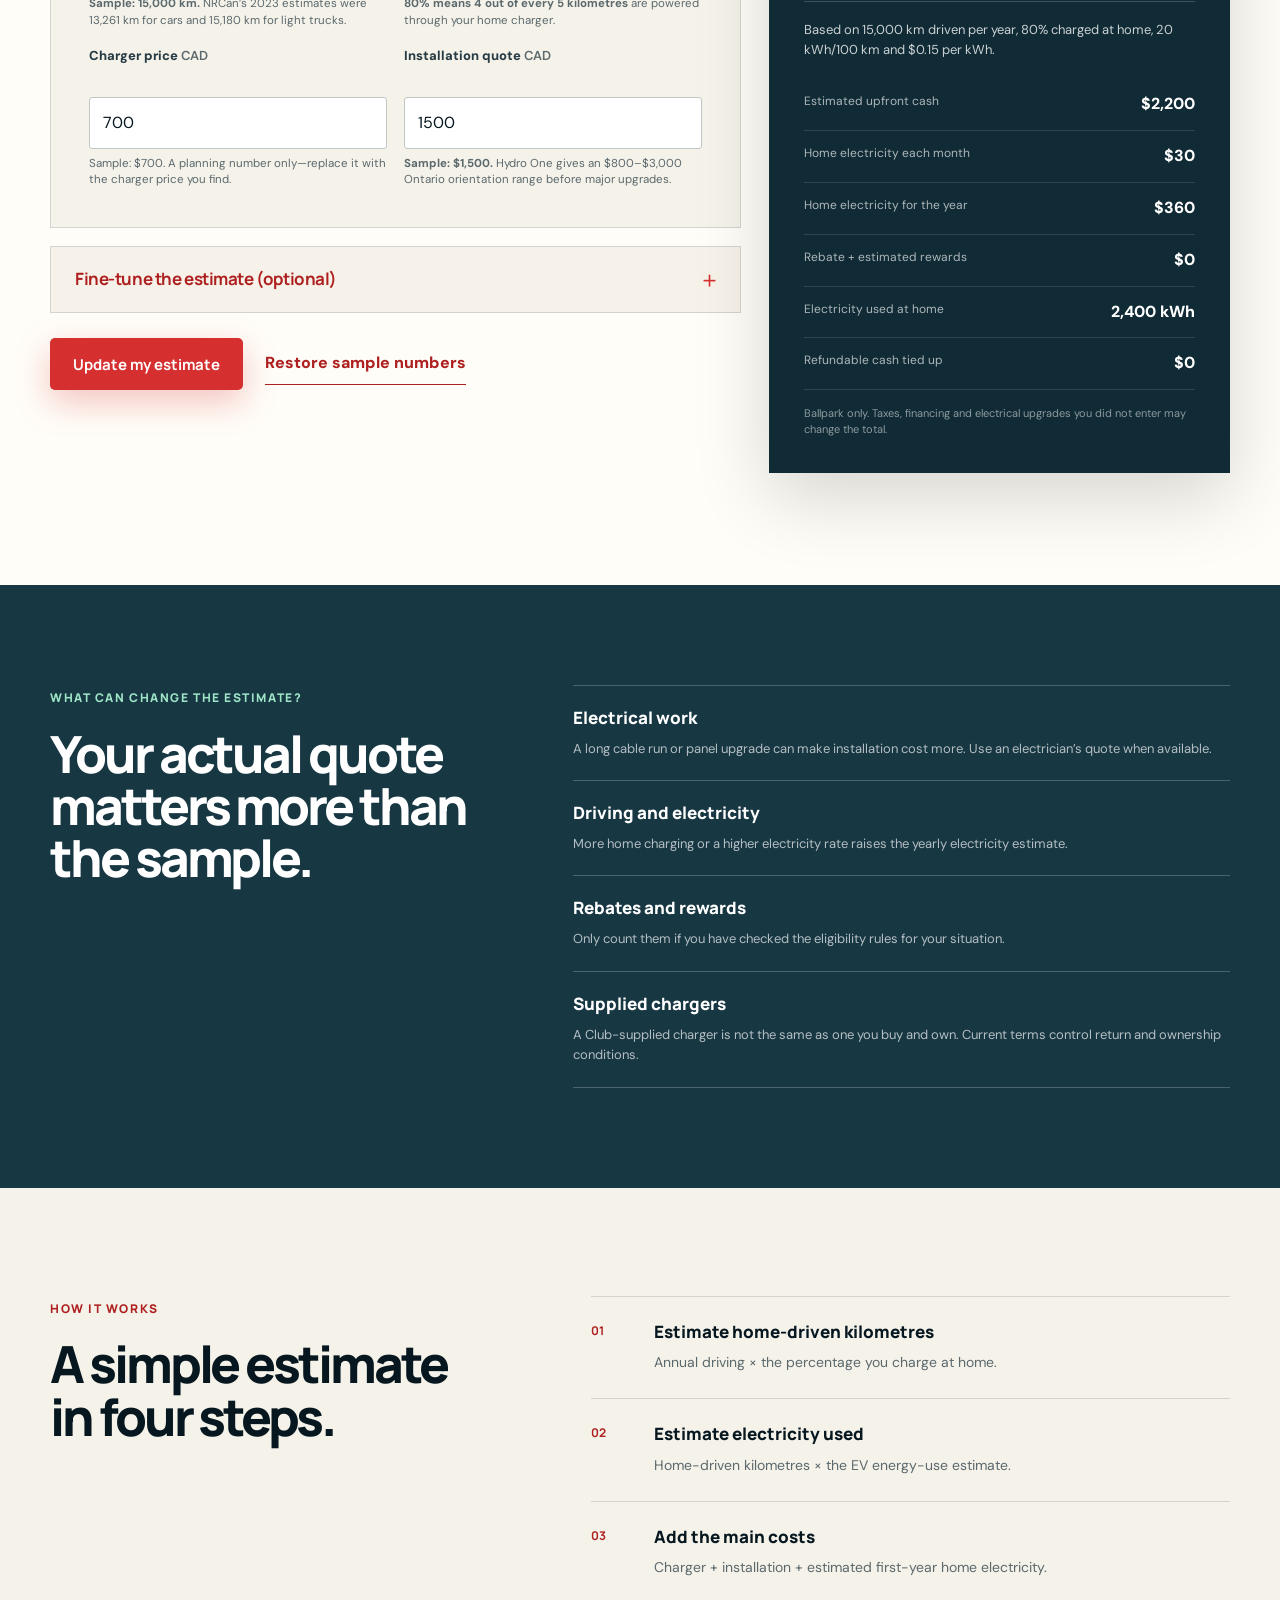
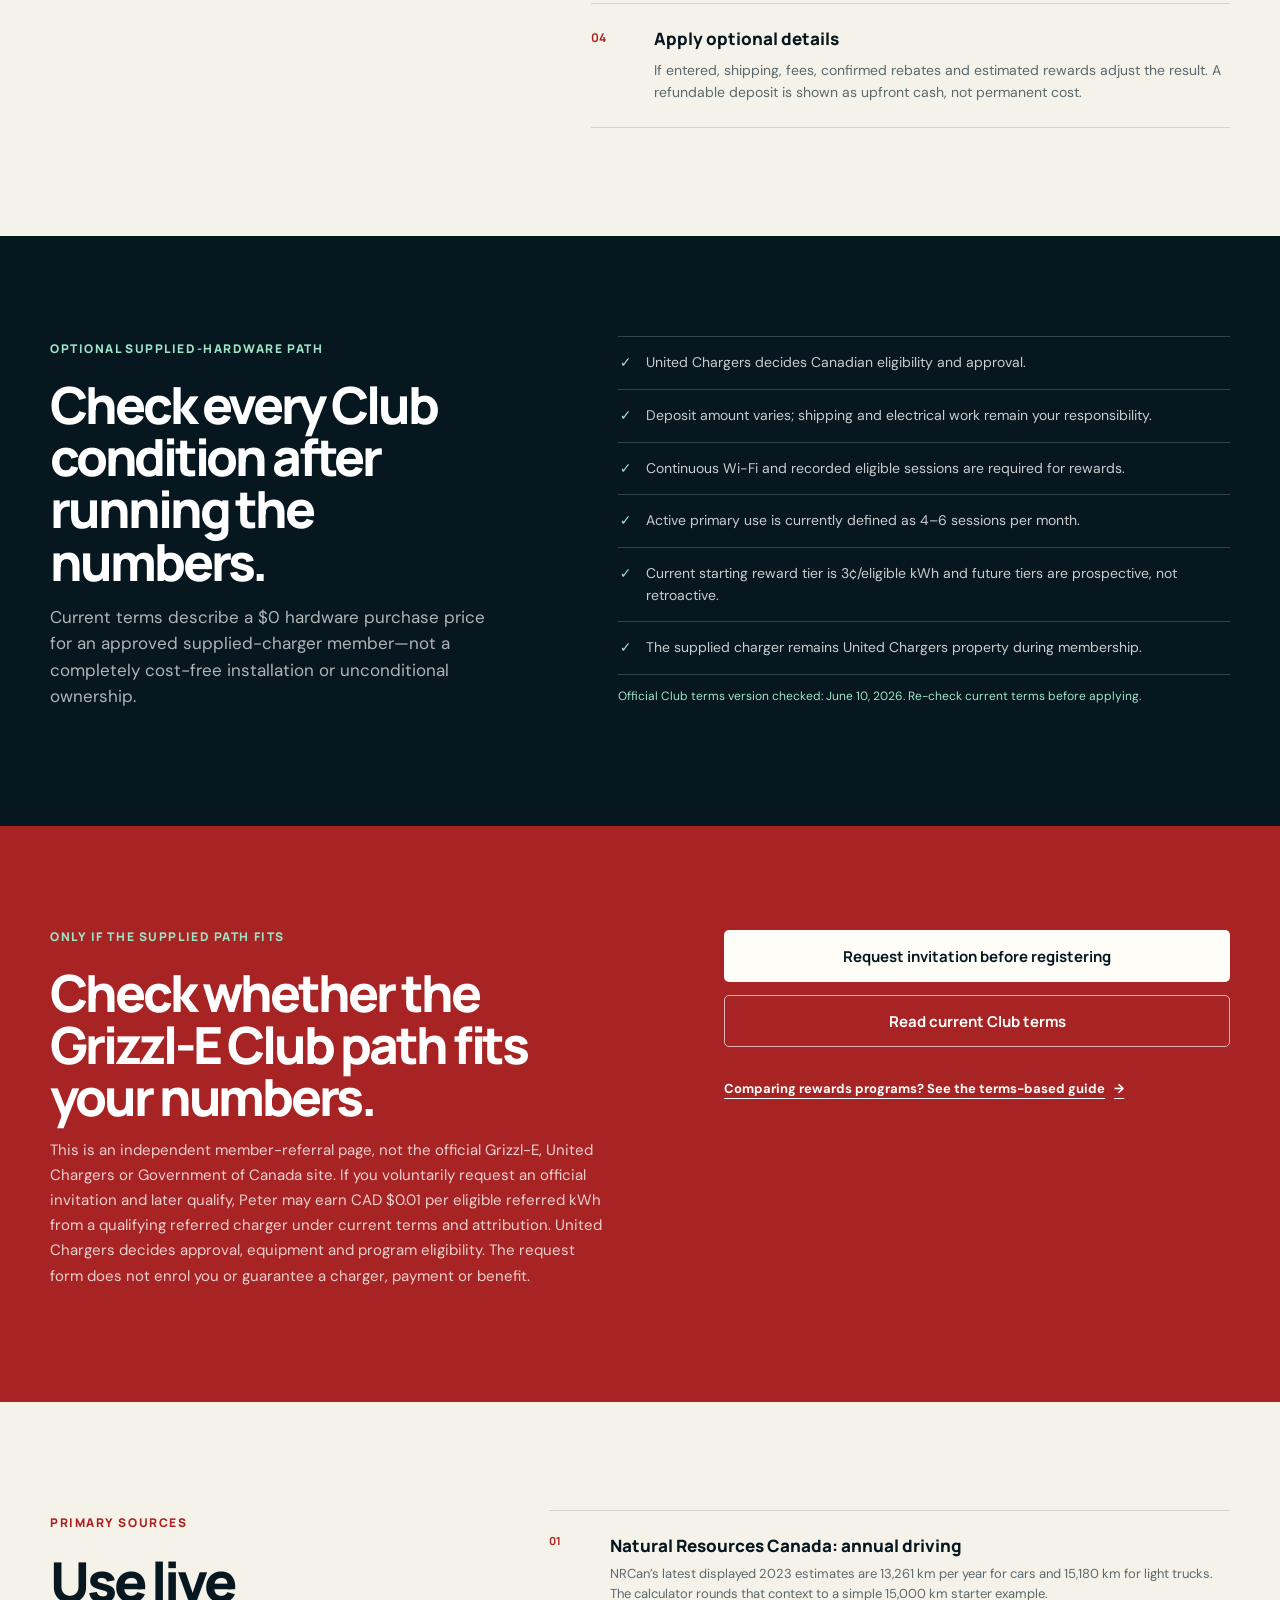
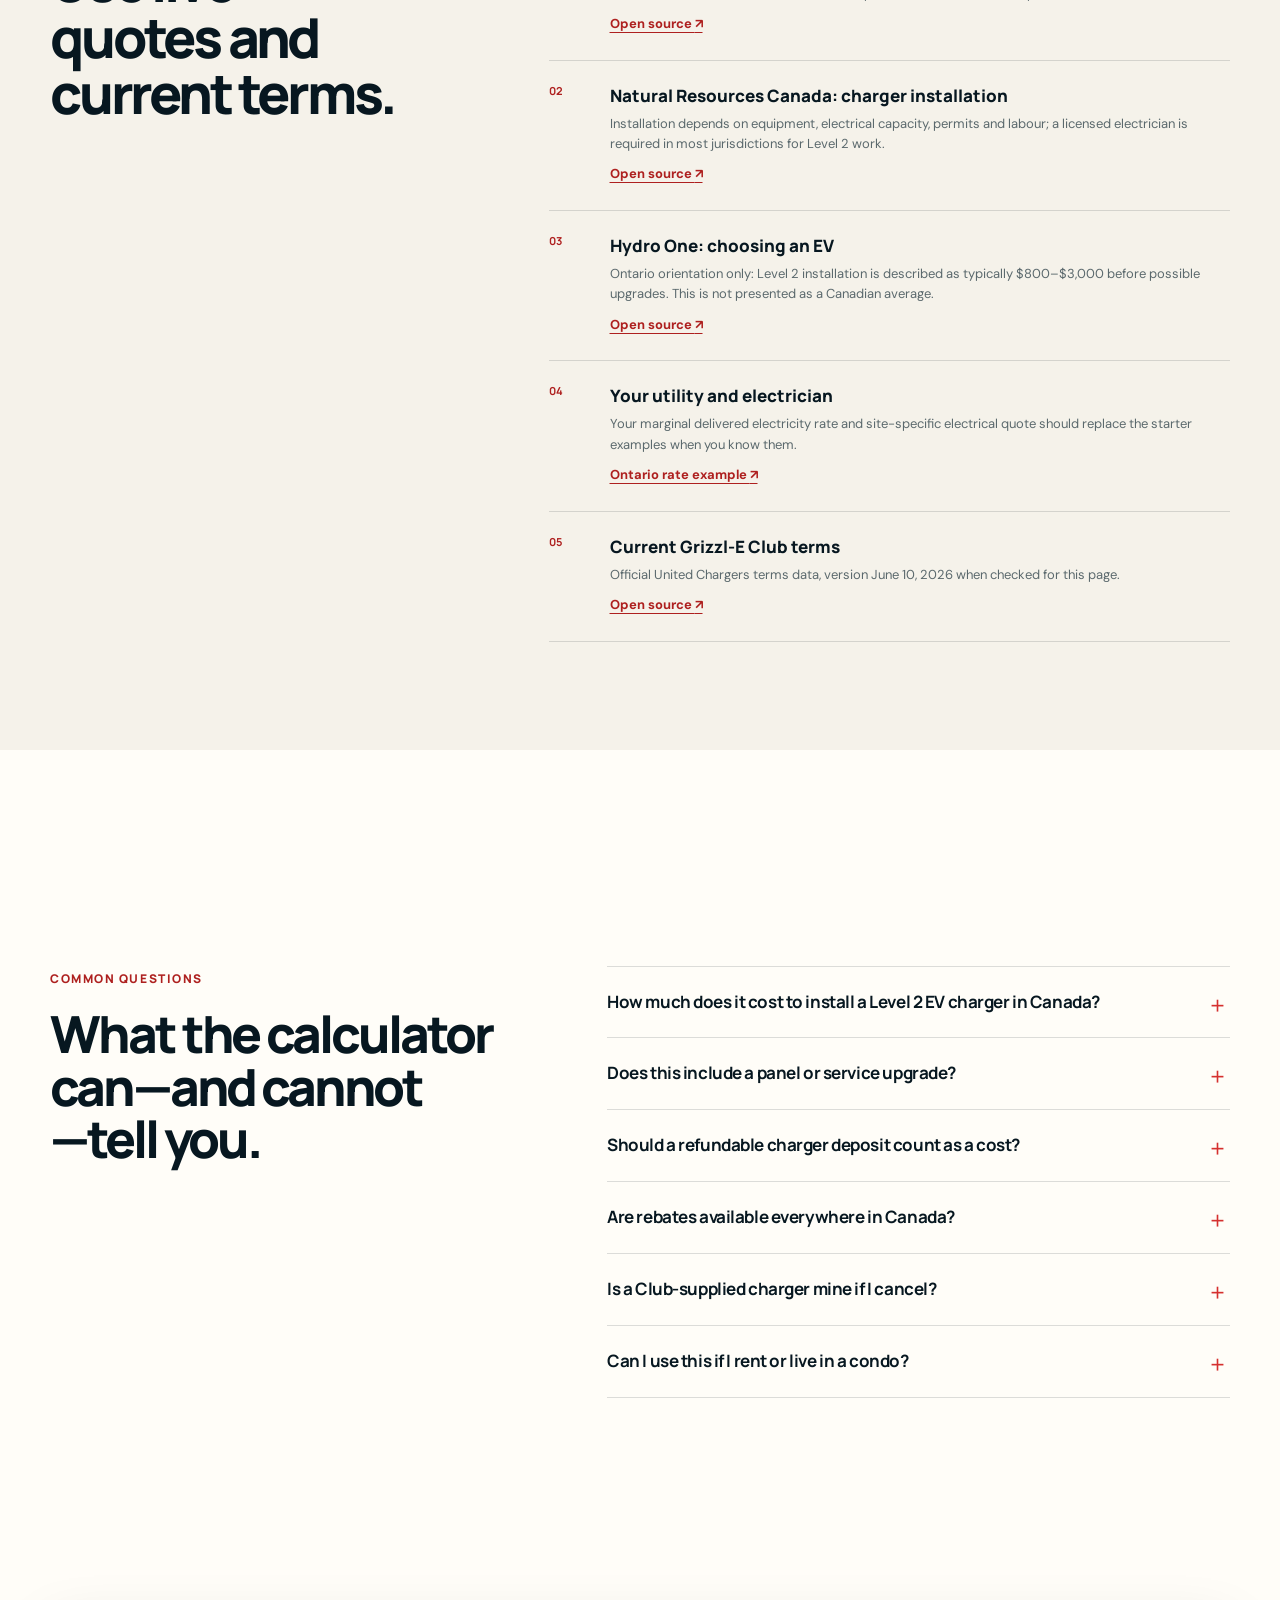
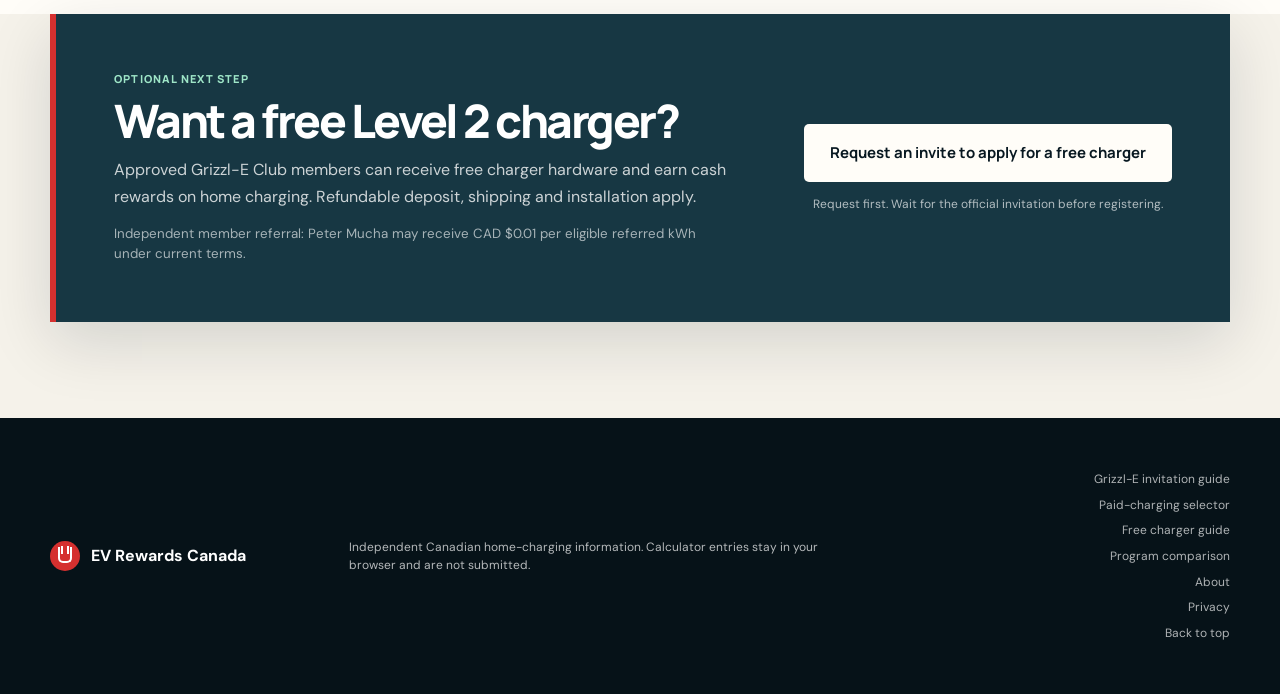
<file: ev-charger-cost-calculator-canada/index.html>
<!doctype html>
<html lang="en-CA">
<head>
  <meta charset="utf-8">
  <meta name="viewport" content="width=device-width,initial-scale=1,viewport-fit=cover">
  <meta name="theme-color" content="#071720">
  <meta name="robots" content="index,follow,max-image-preview:large">
  <meta name="description" content="Estimate a ballpark first-year home EV charging cost in Canada with simple explained sample numbers for driving, hardware, installation and electricity.">
  <link rel="canonical" href="https://www.evrewards.ca/ev-charger-cost-calculator-canada/">
  <meta property="og:type" content="article">
  <meta property="og:locale" content="en_CA">
  <meta property="og:site_name" content="EV Rewards Canada">
  <meta property="og:url" content="https://www.evrewards.ca/ev-charger-cost-calculator-canada/">
  <meta property="og:title" content="Canadian first-year EV charger cost calculator">
  <meta property="og:description" content="Start with simple Canadian sample numbers, then change only what you know for a quick first-year ballpark estimate.">
  <meta property="og:image" content="https://www.evrewards.ca/assets/og-ev-charger-cost-calculator.jpg">
  <meta property="og:image:width" content="1200">
  <meta property="og:image:height" content="630">
  <meta property="og:image:alt" content="Canadian first-year EV charger cost calculator showing hardware, installation, electricity, rebates and rewards">
  <meta name="twitter:card" content="summary_large_image">
  <meta name="twitter:title" content="Canadian first-year EV charger cost calculator">
  <meta name="twitter:description" content="A simple, private Canadian first-year home EV charging estimate with explained starter numbers.">
  <meta name="twitter:image" content="https://www.evrewards.ca/assets/og-ev-charger-cost-calculator.jpg">
  <meta name="twitter:image:alt" content="Canadian first-year EV charger cost calculator showing hardware, installation, electricity, rebates and rewards">
  <title>EV Charger Cost Calculator Canada | First-Year Total</title>
  <link rel="icon" href="../assets/favicon.svg" type="image/svg+xml">
  <link rel="preconnect" href="https://fonts.googleapis.com">
  <link rel="preconnect" href="https://fonts.gstatic.com" crossorigin>
  <link href="https://fonts.googleapis.com/css2?family=DM+Sans:wght@400;500;600;700&family=Manrope:wght@500;600;700;800&display=swap" rel="stylesheet">
  <link rel="stylesheet" href="../styles.css?v=20260823-1">
  <script type="application/ld+json">
  {
    "@context": "https://schema.org",
    "@graph": [
      {
        "@type": "WebApplication",
        "name": "Canadian First-Year EV Charger Cost Calculator",
        "applicationCategory": "FinanceApplication",
        "operatingSystem": "Any web browser",
        "browserRequirements": "Requires JavaScript for live calculations",
        "description": "A private client-side calculator for estimating first-year Canadian home EV charger setup, electricity, rebate and reward costs.",
        "url": "https://www.evrewards.ca/ev-charger-cost-calculator-canada/",
        "inLanguage": "en-CA"
      },
      {
        "@type": "Article",
        "headline": "What could home EV charging cost in your first year?",
        "description": "A Canadian home EV charger cost methodology with an interactive, editable calculator.",
        "datePublished": "2026-08-11",
        "dateModified": "2026-08-11",
        "inLanguage": "en-CA",
        "author": {"@type": "Person", "name": "Peter Mucha"},
        "publisher": {"@type": "Organization", "name": "EV Rewards Canada"},
        "mainEntityOfPage": "https://www.evrewards.ca/ev-charger-cost-calculator-canada/"
      },
      {
        "@type": "BreadcrumbList",
        "itemListElement": [
          {"@type": "ListItem", "position": 1, "name": "EV Rewards Canada", "item": "https://www.evrewards.ca/"},
          {"@type": "ListItem", "position": 2, "name": "Canadian EV charger cost calculator", "item": "https://www.evrewards.ca/ev-charger-cost-calculator-canada/"}
        ]
      }
    ]
  }
  </script>
</head>
<body class="calculator-page">
  <a class="skip-link" href="#main">Skip to main content</a>

  <div class="disclosure-bar">
    <div class="wrap disclosure-inner">
      <span><strong>Independent Canadian calculator.</strong> Peter is a Grizzl-E Club member and may earn CAD $0.01 per eligible referred kWh. Calculator inputs stay in your browser.</span>
      <a href="#disclosure">Referral disclosure</a>
    </div>
  </div>

  <header class="compare-header" id="top">
    <div class="wrap nav-wrap">
      <a class="brand" href="../" aria-label="EV Rewards Canada home">
        <span class="brand-mark" aria-hidden="true"><span></span></span>
        <span>EV Rewards Canada</span>
      </a>
      <nav aria-label="Calculator navigation">
        <a href="#calculator">Calculator</a>
        <a href="#method">Method</a>
        <a href="#sources">Sources</a>
        <a href="#faq">FAQ</a>
      </nav>
      <a class="button button-small" href="#calculator">Run your numbers</a>
    </div>
  </header>

  <main id="main">
    <article>
      <header class="calculator-hero">
        <div class="wrap calculator-hero-grid">
          <div>
            <nav class="breadcrumbs" aria-label="Breadcrumb">
              <a href="../">EV Rewards Canada</a><span aria-hidden="true">/</span><span>Cost calculator</span>
            </nav>
            <span class="section-label light">Canada · private in-browser estimate</span>
            <h1>What could home EV charging cost in your first year?</h1>
            <p class="calculator-lede">A starter example is already filled in. Change a few simple numbers—or leave them alone for a quick ballpark estimate.</p>
            <div class="hero-actions">
              <a class="button button-primary" href="#calculator">Calculate my estimate</a>
              <a class="button button-ghost" href="#method">How it works</a>
            </div>
            <p class="hero-caveat">This is a ballpark estimate. Use your electrician’s quote and electricity rate when you have them.</p>
          </div>
          <aside class="formula-card" aria-label="Starter example">
            <span>Starter example</span>
            <p><strong>15,000 km driven per year</strong></p>
            <p class="formula-minus">80% charged at home</p>
            <div><strong>$700 charger + $1,500 installation</strong><small>Simple sample numbers—not quotes or Canadian averages.</small></div>
          </aside>
        </div>
      </header>

      <section class="calculator-section" id="calculator" aria-labelledby="calculator-title">
        <div class="wrap">
          <div class="section-heading narrow">
            <span class="section-label">Quick estimate</span>
            <h2 id="calculator-title">Start with a realistic Canadian example.</h2>
            <p>The sample uses 15,000 km a year. Natural Resources Canada’s 2023 estimates were 13,261 km for cars and 15,180 km for light trucks, so 15,000 is an easy round starting point—not a prediction for you. Nothing entered here is transmitted or stored.</p>
          </div>

          <div class="calculator-layout">
            <form class="calculator-form" id="cost-calculator" novalidate>
              <fieldset class="calculator-quick">
                <legend>Your quick estimate</legend>
                <div class="calc-field-grid quick-grid">
                  <label class="calc-field" for="scenario">
                    <span>What are you doing?</span>
                    <select id="scenario">
                      <option value="buy">Buying a home charger</option>
                      <option value="own">Already own a charger</option>
                      <option value="supplied">Considering a Club-supplied charger</option>
                    </select>
                    <small id="scenario-help">The sample assumes you buy a charger.</small>
                  </label>
                  <label class="calc-field" for="annual-km"><span>How far do you drive each year? <b>km</b></span><input id="annual-km" type="number" min="0" max="200000" step="500" value="15000" inputmode="decimal"><small><strong>Sample: 15,000 km.</strong> NRCan’s 2023 estimates were 13,261 km for cars and 15,180 km for light trucks.</small></label>
                  <label class="calc-field" for="home-share"><span>How much charging happens at home?</span><select id="home-share"><option value="50">About half (50%)</option><option value="80" selected>Most (80%)</option><option value="100">Almost all (100%)</option></select><small><strong>80% means 4 out of every 5 kilometres</strong> are powered through your home charger.</small></label>
                  <label class="calc-field" for="hardware-cost"><span>Charger price <b>CAD</b></span><input id="hardware-cost" type="number" min="0" max="100000" step="50" value="700" inputmode="decimal"><small id="hardware-help"><strong>Sample: $700.</strong> A planning number only—replace it with the charger price you find.</small></label>
                  <label class="calc-field" for="installation-cost"><span>Installation quote <b>CAD</b></span><input id="installation-cost" type="number" min="0" max="250000" step="100" value="1500" inputmode="decimal"><small><strong>Sample: $1,500.</strong> Hydro One gives an $800–$3,000 Ontario orientation range before major upgrades.</small></label>
                </div>
              </fieldset>

              <details class="calculator-advanced">
                <summary>Fine-tune the estimate (optional)</summary>
                <div class="calculator-advanced-body">
                  <p>Most people can skip this. Open it only if you know your vehicle, utility, rebate or program details.</p>
                  <div class="calc-field-grid two-up">
                    <label class="calc-field" for="efficiency"><span>EV energy use <b>kWh/100 km</b></span><input id="efficiency" type="number" min="0" max="100" step="0.1" value="20" inputmode="decimal"><small><strong>Sample: 20.</strong> A simple wall-energy estimate including charging loss; your EV may differ.</small></label>
                    <label class="calc-field" for="electricity-rate"><span>Electricity price <b>CAD/kWh</b></span><input id="electricity-rate" type="number" min="0" max="5" step="0.001" value="0.15" inputmode="decimal"><small><strong>Sample: 15¢.</strong> A round planning value, not a Canadian average. Use your delivered marginal rate if known.</small></label>
                    <label class="calc-field" for="shipping-cost"><span>Shipping <b>CAD</b></span><input id="shipping-cost" type="number" min="0" max="100000" step="1" value="0" inputmode="decimal"></label>
                    <label class="calc-field" for="maintenance-reserve"><span>Optional service buffer <b>CAD</b></span><input id="maintenance-reserve" type="number" min="0" max="100000" step="1" value="0" inputmode="decimal"><small>Leave at $0 unless you want a cushion.</small></label>
                    <label class="calc-field" for="program-fees"><span>Year-one program fees <b>CAD</b></span><input id="program-fees" type="number" min="0" max="100000" step="1" value="0" inputmode="decimal"></label>
                    <label class="calc-field" for="deposit"><span>Refundable deposit <b>CAD</b></span><input id="deposit" type="number" min="0" max="100000" step="1" value="0" inputmode="decimal"><small>Shown as cash required, but not treated as money permanently spent.</small></label>
                    <label class="calc-field" for="reward-rate"><span>Expected reward <b>CAD/kWh</b></span><input id="reward-rate" type="number" min="0" max="1" step="0.001" value="0" inputmode="decimal"><small>Leave at 0 when no charging-reward program applies.</small></label>
                    <label class="calc-field" for="rebate-amount"><span>Potential rebate <b>CAD</b></span><input id="rebate-amount" type="number" min="0" max="250000" step="1" value="0" inputmode="decimal"><small>Check local eligibility and pre-approval rules first.</small></label>
                  </div>
                  <label class="calc-check" for="rebate-confirmed"><input id="rebate-confirmed" type="checkbox"><span><strong>Subtract this rebate.</strong> I have confirmed that it applies to my situation. If unchecked, it is not subtracted.</span></label>
                </div>
              </details>

              <div class="calculator-controls">
                <button class="button button-primary" type="button" id="recalculate">Update my estimate</button>
                <button class="reset-button" type="reset">Restore sample numbers</button>
              </div>
            </form>

            <aside class="calculator-results" id="calculator-results" aria-live="polite" aria-labelledby="results-title">
              <span class="result-kicker">Simple estimate</span>
              <h2 id="results-title">Your first-year total</h2>
              <p class="result-scenario" id="result-scenario">Buying a charger</p>
              <div class="primary-result">
                <span>Estimated first-year cost</span>
                <strong id="net-result">$0</strong>
                <small id="monthly-result">$0 upfront + about $0/month electricity</small>
              </div>
              <p class="result-explanation" id="result-explanation">This adds your charger, installation and estimated home electricity.</p>
              <dl class="result-list">
                <div><dt>Estimated upfront cash</dt><dd id="upfront-result">$0</dd></div>
                <div><dt>Home electricity each month</dt><dd id="monthly-electricity-result">$0</dd></div>
                <div><dt>Home electricity for the year</dt><dd id="electricity-result">$0</dd></div>
                <div id="result-offset-row" hidden><dt>Rebate + estimated rewards</dt><dd id="offset-result">$0</dd></div>
                <div><dt>Electricity used at home</dt><dd id="energy-result">0 kWh</dd></div>
                <div id="result-deposit-row" hidden><dt>Refundable cash tied up</dt><dd id="deposit-result">$0</dd></div>
              </dl>
              <p class="result-alert" id="rebate-status" hidden>No rebate is included unless you confirm it above.</p>
              <p class="result-fineprint">Ballpark only. Taxes, financing and electrical upgrades you did not enter may change the total.</p>
            </aside>
          </div>
        </div>
      </section>

      <section class="interpret-section" aria-labelledby="interpret-title">
        <div class="wrap interpret-layout">
          <div>
            <span class="section-label light">What can change the estimate?</span>
            <h2 id="interpret-title">Your actual quote matters more than the sample.</h2>
          </div>
          <div class="interpret-grid">
            <article><strong>Electrical work</strong><p>A long cable run or panel upgrade can make installation cost more. Use an electrician’s quote when available.</p></article>
            <article><strong>Driving and electricity</strong><p>More home charging or a higher electricity rate raises the yearly electricity estimate.</p></article>
            <article><strong>Rebates and rewards</strong><p>Only count them if you have checked the eligibility rules for your situation.</p></article>
            <article><strong>Supplied chargers</strong><p>A Club-supplied charger is not the same as one you buy and own. Current terms control return and ownership conditions.</p></article>
          </div>
        </div>
      </section>

      <section class="method-section" id="method" aria-labelledby="method-title">
        <div class="wrap method-layout">
          <div class="section-heading">
            <span class="section-label">How it works</span>
            <h2 id="method-title">A simple estimate in four steps.</h2>
          </div>
          <div class="method-steps">
            <article><span>01</span><div><strong>Estimate home-driven kilometres</strong><p>Annual driving × the percentage you charge at home.</p></div></article>
            <article><span>02</span><div><strong>Estimate electricity used</strong><p>Home-driven kilometres × the EV energy-use estimate.</p></div></article>
            <article><span>03</span><div><strong>Add the main costs</strong><p>Charger + installation + estimated first-year home electricity.</p></div></article>
            <article><span>04</span><div><strong>Apply optional details</strong><p>If entered, shipping, fees, confirmed rebates and estimated rewards adjust the result. A refundable deposit is shown as upfront cash, not permanent cost.</p></div></article>
          </div>
        </div>
      </section>

      <section class="club-path-section" aria-labelledby="club-path-title">
        <div class="wrap club-path-layout">
          <div>
            <span class="section-label light">Optional supplied-hardware path</span>
            <h2 id="club-path-title">Check every Club condition after running the numbers.</h2>
            <p>Current terms describe a $0 hardware purchase price for an approved supplied-charger member—not a completely cost-free installation or unconditional ownership.</p>
          </div>
          <div class="club-conditions">
            <ul>
              <li>United Chargers decides Canadian eligibility and approval.</li>
              <li>Deposit amount varies; shipping and electrical work remain your responsibility.</li>
              <li>Continuous Wi-Fi and recorded eligible sessions are required for rewards.</li>
              <li>Active primary use is currently defined as 4–6 sessions per month.</li>
              <li>Current starting reward tier is 3¢/eligible kWh and future tiers are prospective, not retroactive.</li>
              <li>The supplied charger remains United Chargers property during membership.</li>
            </ul>
            <p class="club-date">Official Club terms version checked: June 10, 2026. Re-check current terms before applying.</p>
          </div>
        </div>
      </section>

      <section class="calculator-cta" id="disclosure" aria-labelledby="calculator-cta-title">
        <div class="wrap calculator-cta-layout">
          <div>
            <span class="section-label light">Only if the supplied path fits</span>
            <h2 id="calculator-cta-title">Check whether the Grizzl-E Club path fits your numbers.</h2>
            <p>This is an independent member-referral page, not the official Grizzl-E, United Chargers or Government of Canada site. If you voluntarily request an official invitation and later qualify, Peter may earn CAD $0.01 per eligible referred kWh from a qualifying referred charger under current terms and attribution. United Chargers decides approval, equipment and program eligibility. The request form does not enrol you or guarantee a charger, payment or benefit.</p>
          </div>
          <div class="calculator-cta-actions">
            <a class="button button-light" id="invitation-path-link" href="../?src=organic-cost-calculator#request">Request invitation before registering</a>
            <a class="button button-outline-light" href="https://connect-api.unitedchargers.com/client/terms-and-conditions/latest/club" target="_blank" rel="noopener">Read current Club terms</a>
            <a class="text-link" href="../grizzle-club-vs-chargelab-rewards-canada/">Comparing rewards programs? See the terms-based guide <span aria-hidden="true">→</span></a>
          </div>
        </div>
      </section>

      <section class="sources-section calculator-sources" id="sources" aria-labelledby="sources-title">
        <div class="wrap sources-layout">
          <div class="section-heading">
            <span class="section-label">Primary sources</span>
            <h2 id="sources-title">Use live quotes and current terms.</h2>
          </div>
          <div class="source-list">
            <article><span>01</span><div><h3>Natural Resources Canada: annual driving</h3><p>NRCan’s latest displayed 2023 estimates are 13,261 km per year for cars and 15,180 km for light trucks. The calculator rounds that context to a simple 15,000 km starter example.</p><a href="https://oee.nrcan.gc.ca/corporate/statistics/neud/dpa/showTable.cfm?type=HB&amp;sector=tran&amp;juris=00&amp;rn=7&amp;page=0" target="_blank" rel="noopener">Open source <span aria-hidden="true">↗</span></a></div></article>
            <article><span>02</span><div><h3>Natural Resources Canada: charger installation</h3><p>Installation depends on equipment, electrical capacity, permits and labour; a licensed electrician is required in most jurisdictions for Level 2 work.</p><a href="https://natural-resources.canada.ca/energy-efficiency/transportation-energy-efficiency/electric-vehicles/electric-vehicle-charging-charger-installation" target="_blank" rel="noopener">Open source <span aria-hidden="true">↗</span></a></div></article>
            <article><span>03</span><div><h3>Hydro One: choosing an EV</h3><p>Ontario orientation only: Level 2 installation is described as typically $800–$3,000 before possible upgrades. This is not presented as a Canadian average.</p><a href="https://www.hydroone.com/residential-services/electric-vehicles" target="_blank" rel="noopener">Open source <span aria-hidden="true">↗</span></a></div></article>
            <article><span>04</span><div><h3>Your utility and electrician</h3><p>Your marginal delivered electricity rate and site-specific electrical quote should replace the starter examples when you know them.</p><a href="https://www.hydroone.com/rates-and-billing/rates-and-charges/electricity-pricing-and-costs" target="_blank" rel="noopener">Ontario rate example <span aria-hidden="true">↗</span></a></div></article>
            <article><span>05</span><div><h3>Current Grizzl-E Club terms</h3><p>Official United Chargers terms data, version June 10, 2026 when checked for this page.</p><a href="https://connect-api.unitedchargers.com/client/terms-and-conditions/latest/club" target="_blank" rel="noopener">Open source <span aria-hidden="true">↗</span></a></div></article>
          </div>
        </div>
      </section>

      <section class="methodology-section" id="faq" aria-labelledby="faq-title">
        <div class="wrap faq-layout calculator-faq-layout">
          <div class="section-heading">
            <span class="section-label">Common questions</span>
            <h2 id="faq-title">What the calculator can—and cannot—tell you.</h2>
          </div>
          <div class="faq-list">
            <details><summary>How much does it cost to install a Level 2 EV charger in Canada?</summary><p>There is no reliable single Canadian quote. Charger location, cable run, available panel/service capacity, permits, trenching and local labour matter. Hydro One publishes an $800–$3,000 Ontario orientation range before possible upgrades; use an electrician’s site-specific quote.</p></details>
            <details><summary>Does this include a panel or service upgrade?</summary><p>Only if you enter it as part of your “Installation quote.” The calculator cannot inspect your panel, service or local code requirements.</p></details>
            <details><summary>Should a refundable charger deposit count as a cost?</summary><p>It affects cash flow, so it appears in upfront cash required. It is excluded from non-refundable cost because refund eligibility and timing are separate. Read the current refund conditions.</p></details>
            <details><summary>Are rebates available everywhere in Canada?</summary><p>No. Availability and eligibility can depend on province, municipality, utility, building type, equipment, contractor and pre-approval timing. An unchecked rebate is never subtracted by this tool.</p></details>
            <details><summary>Is a Club-supplied charger mine if I cancel?</summary><p>Under the current general Club ownership terms, the supplied charger remains United Chargers property during membership and must generally be returned when membership ends. Full-program termination has separate rules. Current official terms control.</p></details>
            <details><summary>Can I use this if I rent or live in a condo?</summary><p>Yes for a preliminary estimate, but obtain landlord, condo/strata, property-manager and electrical approvals before buying equipment or relying on an incentive.</p></details>
          </div>
        </div>
      </section>
    </article>
    <aside class="free-charger-promo" aria-labelledby="free-charger-promo-title">
      <div class="free-charger-promo__copy">
        <span>Optional next step</span>
        <h2 id="free-charger-promo-title">Want a free Level 2 charger?</h2>
        <p>Approved Grizzl-E Club members can receive free charger hardware and earn cash rewards on home charging. Refundable deposit, shipping and installation apply.</p>
        <small>Independent member referral: Peter Mucha may receive CAD $0.01 per eligible referred kWh under current terms.</small>
      </div>
      <div class="free-charger-promo__action">
        <a class="button button-light" href="../grizzl-e-club-invitation-canada/?src=organic-sitewide-free-charger">Request an invite to apply for a free charger</a>
        <small>Request first. Wait for the official invitation before registering.</small>
      </div>
    </aside>
  </main>

  <footer class="site-footer comparison-footer">
    <div class="wrap footer-main">
      <div class="footer-brand"><span class="brand-mark" aria-hidden="true"><span></span></span><strong>EV Rewards Canada</strong></div>
      <p>Independent Canadian home-charging information. Calculator entries stay in your browser and are not submitted.</p>
      <nav aria-label="Footer navigation"><a href="../">Grizzl-E invitation guide</a><a href="../get-paid-to-charge-ev-canada/">Paid-charging selector</a><a href="../free-ev-charger-canada/">Free charger guide</a><a href="../grizzle-club-vs-chargelab-rewards-canada/">Program comparison</a><a href="../about/">About</a><a href="../privacy.html">Privacy</a><a href="#top">Back to top</a></nav>
    </div>
  </footer>

  <script src="../analytics.js?v=20260823-1"></script>
  <script src="../calculator-core.js?v=20260811-3" defer></script>
  <script src="../calculator.js?v=20260811-3" defer></script>
</body>
</html>
</file>
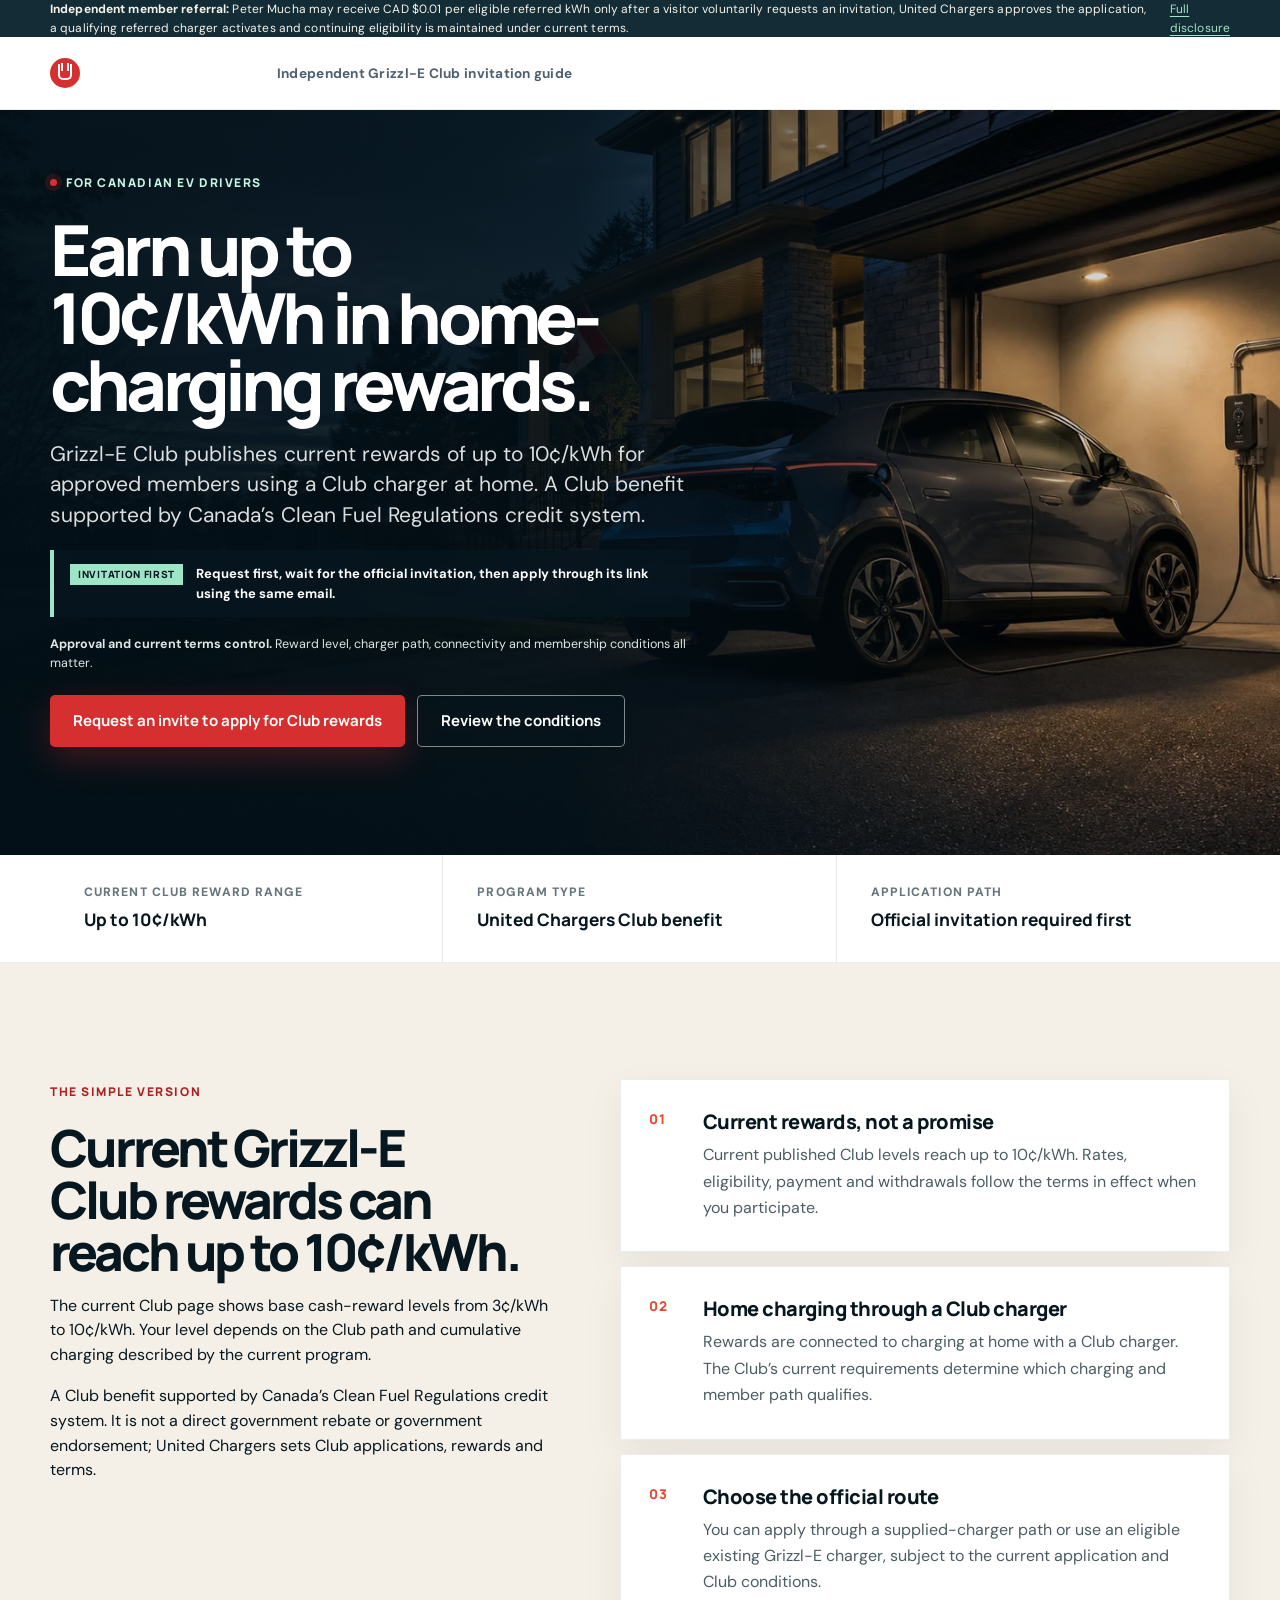
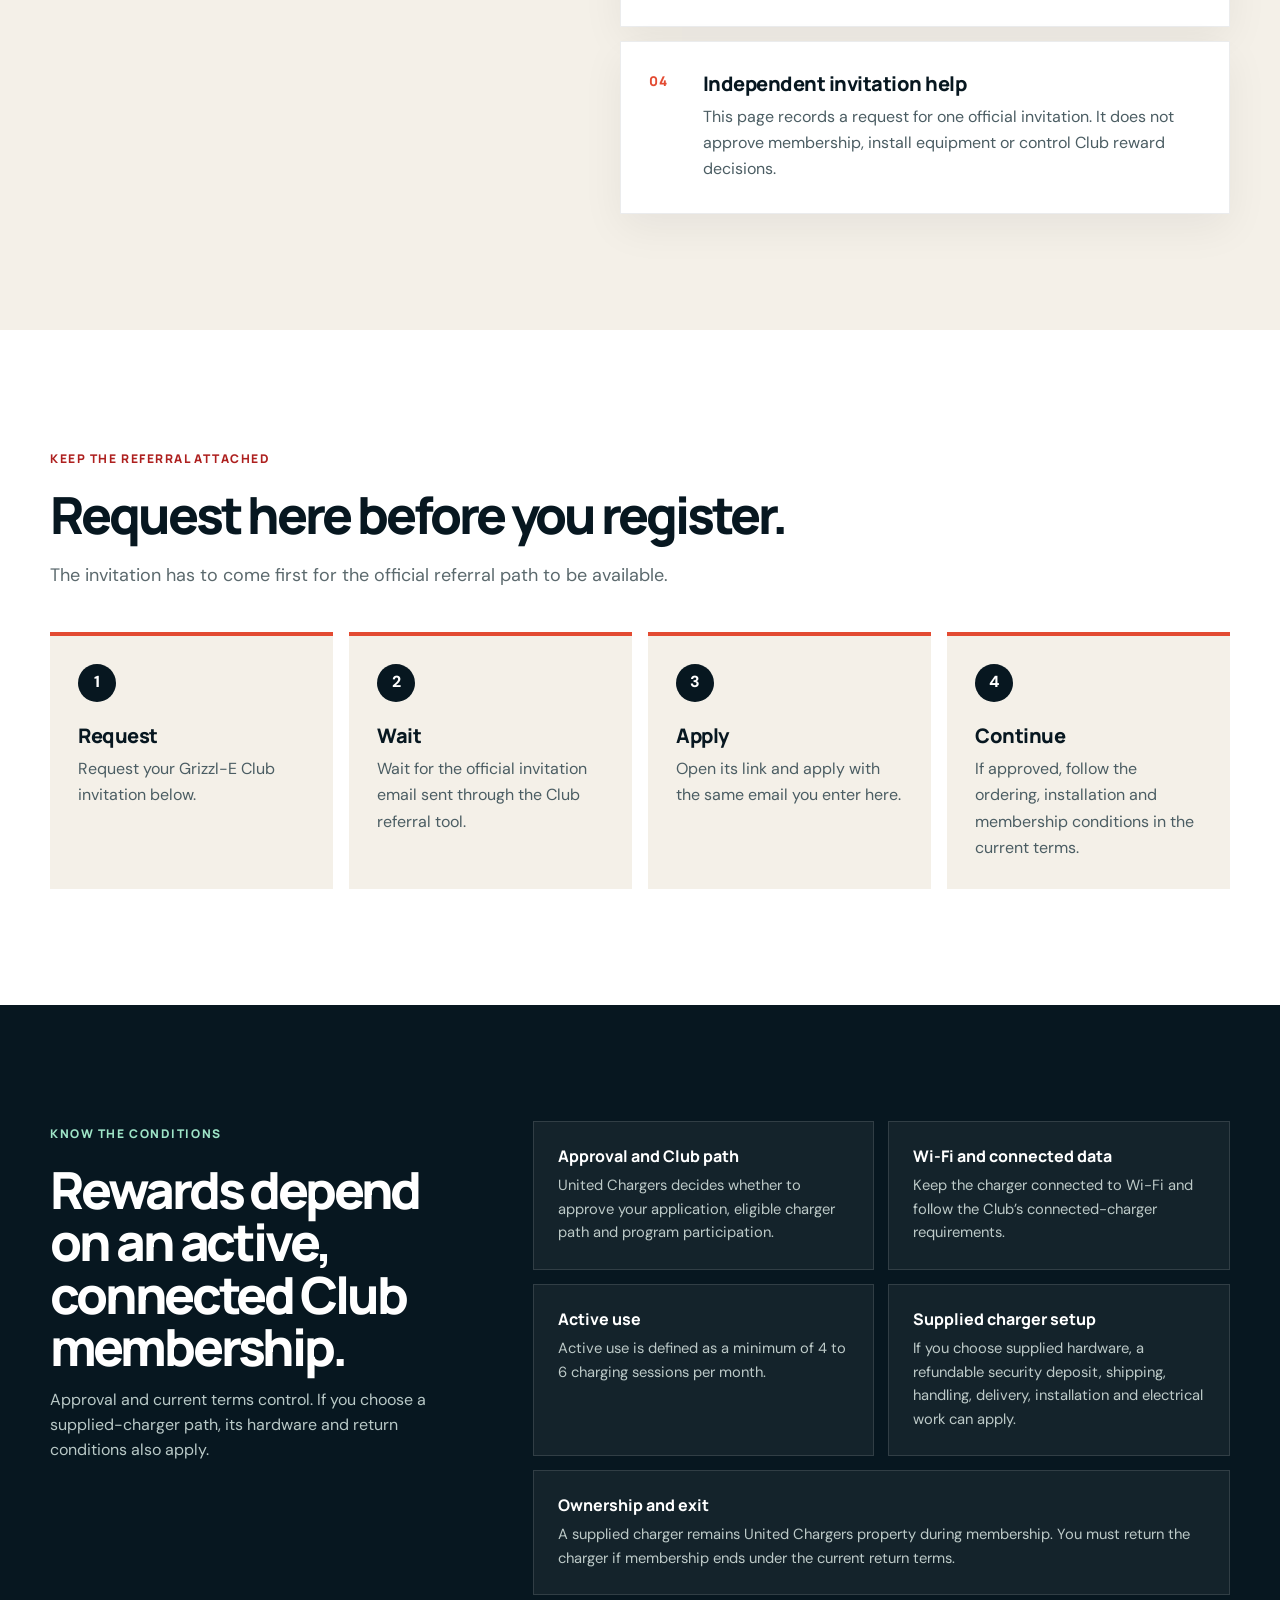
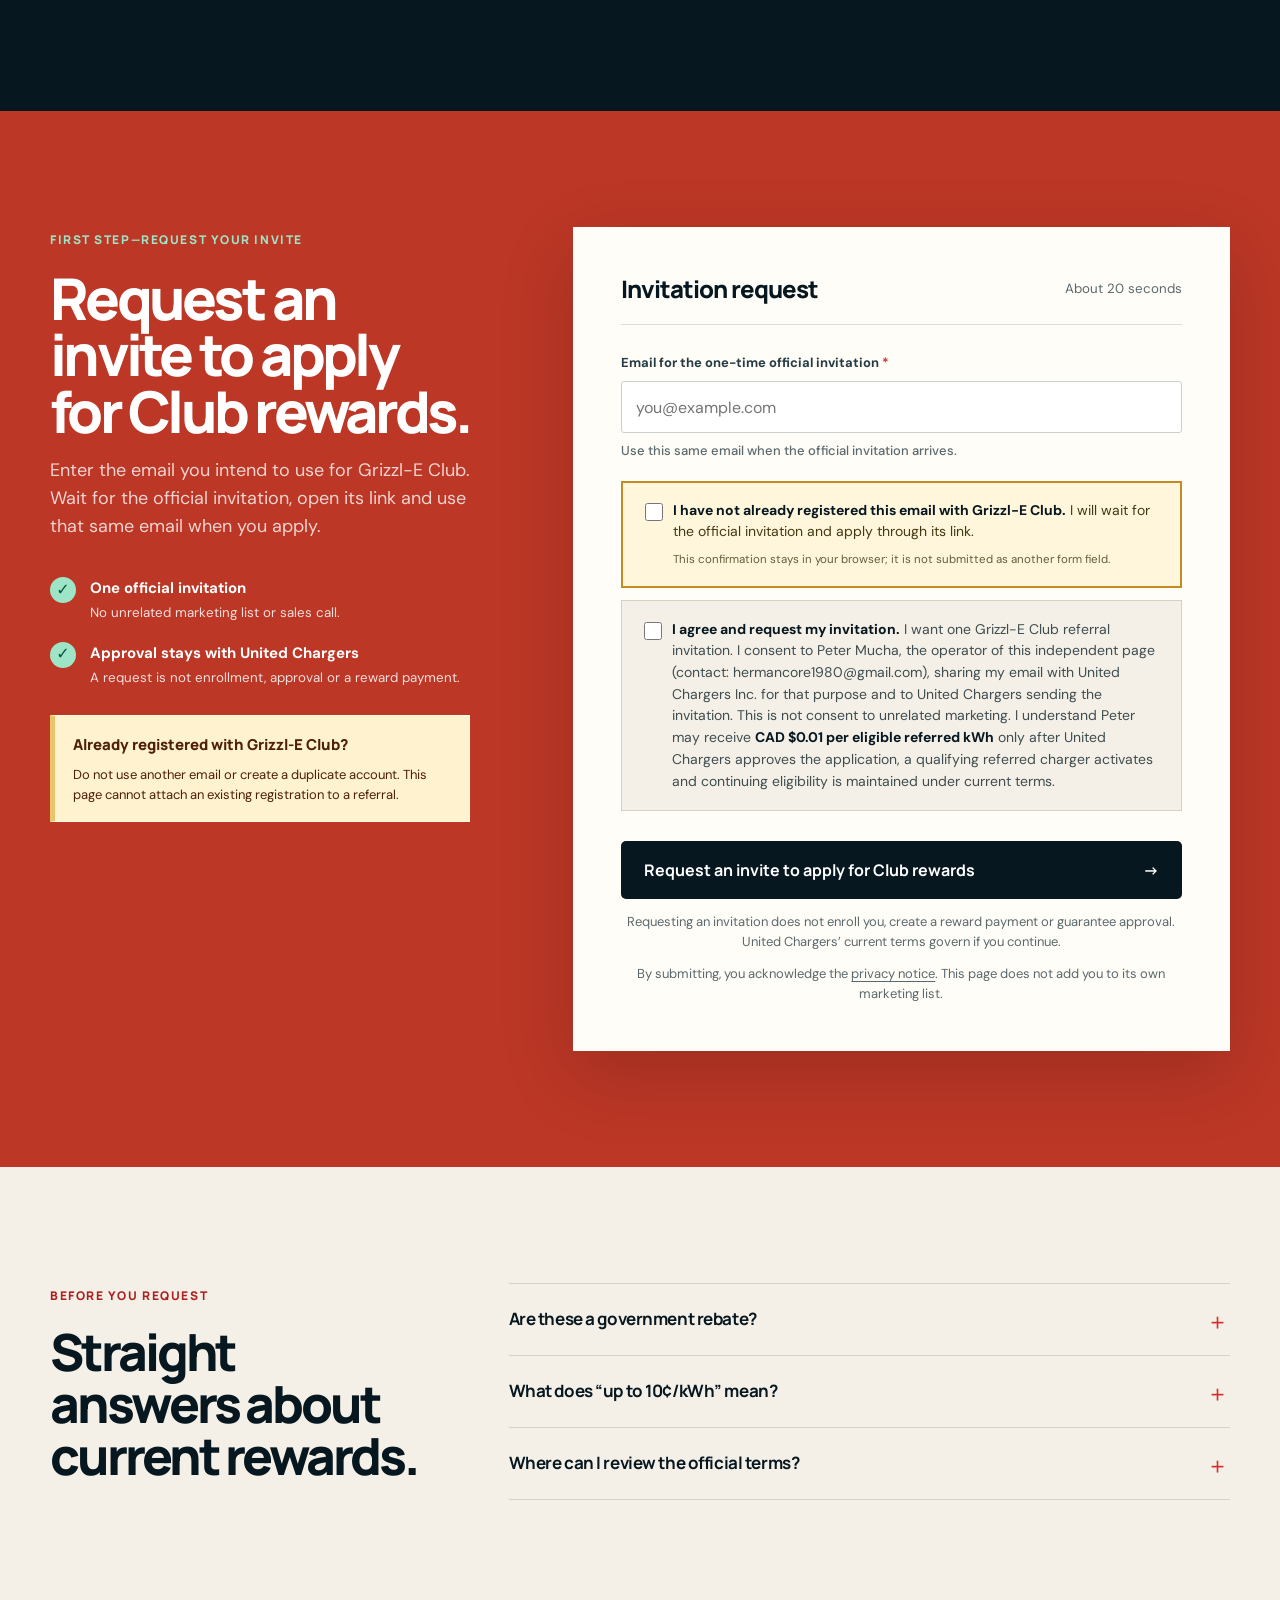
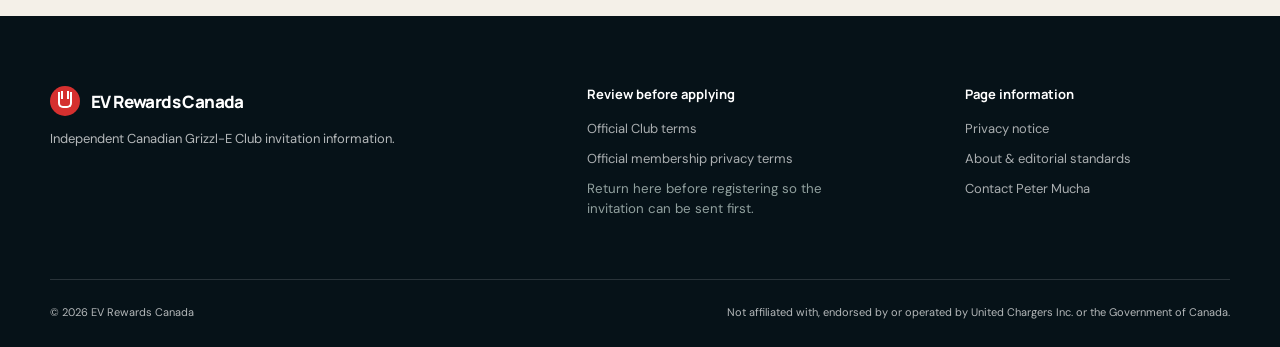
<file: ev-home-charging-rewards-canada/index.html>
<!doctype html>
<html lang="en-CA">
<head>
  <meta charset="utf-8">
  <meta name="viewport" content="width=device-width,initial-scale=1,viewport-fit=cover">
  <meta name="theme-color" content="#071720">
  <meta name="robots" content="noindex,follow">
  <meta name="description" content="Request an invitation to apply for current Grizzl-E Club home-charging rewards of up to 10¢/kWh in Canada. Approval and current terms control.">
  <link rel="canonical" href="https://www.evrewards.ca/ev-home-charging-rewards-canada/">
  <meta property="og:type" content="website">
  <meta property="og:locale" content="en_CA">
  <meta property="og:site_name" content="EV Rewards Canada">
  <meta property="og:url" content="https://www.evrewards.ca/ev-home-charging-rewards-canada/">
  <meta property="og:title" content="Current Grizzl-E Club Home-Charging Rewards up to 10¢/kWh">
  <meta property="og:description" content="An independent invitation path for current Grizzl-E Club rewards supported by Canada’s Clean Fuel Regulations credit system. Approval and current terms control.">
  <meta property="og:image" content="https://www.evrewards.ca/assets/og-ev-home.jpg">
  <meta property="og:image:width" content="1200">
  <meta property="og:image:height" content="630">
  <meta property="og:image:alt" content="An electric vehicle charging at a Canadian home at dusk">
  <meta name="twitter:card" content="summary_large_image">
  <meta name="twitter:title" content="Current Grizzl-E Club Home-Charging Rewards up to 10¢/kWh">
  <meta name="twitter:description" content="Grizzl-E Club rewards supported by Canada’s Clean Fuel Regulations credit system, under current terms.">
  <meta name="twitter:image" content="https://www.evrewards.ca/assets/og-ev-home.jpg">
  <title>Current Grizzl-E Club Rewards up to 10¢/kWh | EV Rewards Canada</title>
  <link rel="icon" href="../assets/favicon.svg" type="image/svg+xml">
  <link rel="preconnect" href="https://fonts.googleapis.com">
  <link rel="preconnect" href="https://fonts.gstatic.com" crossorigin>
  <link href="https://fonts.googleapis.com/css2?family=DM+Sans:wght@400;500;600;700&family=Manrope:wght@500;600;700;800&display=swap" rel="stylesheet">
  <link rel="stylesheet" href="../styles.css?v=20260823-1">
  <link rel="stylesheet" href="../ad-landing.css?v=20260823-2">
</head>
<body class="ad-page">
  <a class="skip-link" href="#main">Skip to main content</a>

  <div class="disclosure-bar">
    <div class="wrap disclosure-inner">
      <span><strong>Independent member referral:</strong> Peter Mucha may receive CAD $0.01 per eligible referred kWh only after a visitor voluntarily requests an invitation, United Chargers approves the application, a qualifying referred charger activates and continuing eligibility is maintained under current terms.</span>
      <a href="#referral-disclosure">Full disclosure</a>
    </div>
  </div>

  <header class="site-header" id="top">
    <div class="wrap nav-wrap ad-nav">
      <a class="brand" href="../" aria-label="EV Rewards Canada home"><span class="brand-mark" aria-hidden="true"><span></span></span><span>EV Rewards Canada</span></a>
      <span class="ad-header-note">Independent Grizzl-E Club invitation guide</span>
    </div>
  </header>

  <main id="main">
    <section class="hero ad-hero">
      <img class="hero-image" src="../assets/hero-ev-home.webp" alt="An electric vehicle charging at a Canadian home at dusk" width="1672" height="941">
      <div class="hero-shade" aria-hidden="true"></div>
      <div class="wrap hero-content">
        <div class="hero-copy">
          <div class="eyebrow"><span class="eyebrow-dot"></span> For Canadian EV drivers</div>
          <h1>Earn up to 10¢/kWh in home-charging rewards.</h1>
          <p class="hero-lede">Grizzl-E Club publishes current rewards of up to 10¢/kWh for approved members using a Club charger at home. A Club benefit supported by Canada’s Clean Fuel Regulations credit system.</p>
          <div class="invitation-first-callout" role="note"><span>Invitation first</span><p><strong>Request first, wait for the official invitation, then apply through its link using the same email.</strong></p></div>
          <p class="hero-caveat"><strong>Approval and current terms control.</strong> Reward level, charger path, connectivity and membership conditions all matter.</p>
          <div class="hero-actions"><a class="button button-primary" href="#request">Request an invite to apply for Club rewards</a><a class="button button-ghost" href="#conditions">Review the conditions</a></div>
        </div>
      </div>
    </section>

    <section class="ad-proof-strip" aria-label="Current Club reward highlights">
      <div class="wrap ad-proof-grid">
        <div><span>Current Club reward range</span><strong>Up to 10¢/kWh</strong></div>
        <div><span>Program type</span><strong>United Chargers Club benefit</strong></div>
        <div><span>Application path</span><strong>Official invitation required first</strong></div>
      </div>
    </section>

    <section class="section ad-program" id="program">
      <div class="wrap ad-program-layout">
        <div class="section-heading">
          <span class="section-label">The simple version</span>
          <h2>Current Grizzl-E Club rewards can reach up to 10¢/kWh.</h2>
          <p>The current Club page shows base cash-reward levels from 3¢/kWh to 10¢/kWh. Your level depends on the Club path and cumulative charging described by the current program.</p>
          <p>A Club benefit supported by Canada’s Clean Fuel Regulations credit system. It is not a direct government rebate or government endorsement; United Chargers sets Club applications, rewards and terms.</p>
        </div>
        <div class="ad-benefits" role="group" aria-label="How current rewards work">
          <article><span class="ad-number">01</span><h3>Current rewards, not a promise</h3><p>Current published Club levels reach up to 10¢/kWh. Rates, eligibility, payment and withdrawals follow the terms in effect when you participate.</p></article>
          <article><span class="ad-number">02</span><h3>Home charging through a Club charger</h3><p>Rewards are connected to charging at home with a Club charger. The Club’s current requirements determine which charging and member path qualifies.</p></article>
          <article><span class="ad-number">03</span><h3>Choose the official route</h3><p>You can apply through a supplied-charger path or use an eligible existing Grizzl-E charger, subject to the current application and Club conditions.</p></article>
          <article><span class="ad-number">04</span><h3>Independent invitation help</h3><p>This page records a request for one official invitation. It does not approve membership, install equipment or control Club reward decisions.</p></article>
        </div>
      </div>
    </section>

    <section class="section ad-sequence" aria-labelledby="sequence-title">
      <div class="wrap">
        <div class="section-heading narrow"><span class="section-label">Keep the referral attached</span><h2 id="sequence-title">Request here before you register.</h2><p>The invitation has to come first for the official referral path to be available.</p></div>
        <div class="ad-steps">
          <article><span>1</span><h3>Request</h3><p>Request your Grizzl-E Club invitation below.</p></article>
          <article><span>2</span><h3>Wait</h3><p>Wait for the official invitation email sent through the Club referral tool.</p></article>
          <article><span>3</span><h3>Apply</h3><p>Open its link and apply with the same email you enter here.</p></article>
          <article><span>4</span><h3>Continue</h3><p>If approved, follow the ordering, installation and membership conditions in the current terms.</p></article>
        </div>
      </div>
    </section>

    <section class="section ad-conditions" id="conditions" aria-labelledby="conditions-title">
      <div class="wrap ad-conditions-layout">
        <div class="section-heading"><span class="section-label light">Know the conditions</span><h2 id="conditions-title">Rewards depend on an active, connected Club membership.</h2><p>Approval and current terms control. If you choose a supplied-charger path, its hardware and return conditions also apply.</p></div>
        <div class="ad-condition-list">
          <article><strong>Approval and Club path</strong><p>United Chargers decides whether to approve your application, eligible charger path and program participation.</p></article>
          <article><strong>Wi-Fi and connected data</strong><p>Keep the charger connected to Wi-Fi and follow the Club’s connected-charger requirements.</p></article>
          <article><strong>Active use</strong><p>Active use is defined as a minimum of 4 to 6 charging sessions per month.</p></article>
          <article><strong>Supplied charger setup</strong><p>If you choose supplied hardware, a refundable security deposit, shipping, handling, delivery, installation and electrical work can apply.</p></article>
          <article><strong>Ownership and exit</strong><p>A supplied charger remains United Chargers property during membership. You must return the charger if membership ends under the current return terms.</p></article>
        </div>
      </div>
    </section>

    <section class="section request-section ad-request" id="request">
      <div class="wrap request-layout">
        <div class="request-copy">
          <span class="section-label light">First step—request your invite</span>
          <h2>Request an invite to apply for Club rewards.</h2>
          <p>Enter the email you intend to use for Grizzl-E Club. Wait for the official invitation, open its link and use that same email when you apply.</p>
          <div class="mini-proof"><span aria-hidden="true">✓</span><div><strong>One official invitation</strong><small>No unrelated marketing list or sales call.</small></div></div>
          <div class="mini-proof"><span aria-hidden="true">✓</span><div><strong>Approval stays with United Chargers</strong><small>A request is not enrollment, approval or a reward payment.</small></div></div>
          <div class="already-registered-note" role="note"><strong>Already registered with Grizzl-E Club?</strong><p>Do not use another email or create a duplicate account. This page cannot attach an existing registration to a referral.</p></div>
        </div>
        <div class="form-card">
          <form id="lead-form" action="https://docs.google.com/forms/d/e/1FAIpQLScjHfMXqzjCqSEOenYSD5lNSnLQ9gwlrP4i1H_WJ5vR4VBIMg/formResponse" method="post" target="form-target" novalidate>
            <div class="form-heading"><span>Invitation request</span><small>About 20 seconds</small></div>
            <label class="field"><span>Email for the one-time official invitation <em>*</em></span><input name="entry.330297441" type="email" autocomplete="email" inputmode="email" required maxlength="160" placeholder="you@example.com"><small>Use this same email when the official invitation arrives.</small></label>
            <div class="eligibility-box"><label><input id="not-registered" type="checkbox" required><span><strong>I have not already registered this email with Grizzl-E Club.</strong> I will wait for the official invitation and apply through its link.</span></label><small>This confirmation stays in your browser; it is not submitted as another form field.</small></div>
            <div class="consent-box" id="referral-disclosure"><label><input type="checkbox" name="entry.305444311" value="I agree and request my invitation" required><span><strong>I agree and request my invitation.</strong> I want one Grizzl-E Club referral invitation. I consent to Peter Mucha, the operator of this independent page (contact: hermancore1980@gmail.com), sharing my email with United Chargers Inc. for that purpose and to United Chargers sending the invitation. This is not consent to unrelated marketing. I understand Peter may receive <strong>CAD $0.01 per eligible referred kWh</strong> only after United Chargers approves the application, a qualifying referred charger activates and continuing eligibility is maintained under current terms.</span></label></div>
            <div class="honeypot" aria-hidden="true"><label>Leave this field empty <input type="text" name="website" tabindex="-1" autocomplete="off"></label></div>
            <input type="hidden" name="entry.445895542" id="source-field" value="website"><input type="hidden" name="fvv" value="1"><input type="hidden" name="pageHistory" value="0">
            <div class="form-error" id="form-error" role="alert" aria-live="polite"></div>
            <button class="button button-submit" type="submit"><span>Request an invite to apply for Club rewards</span><span aria-hidden="true">→</span></button>
            <p class="form-privacy">Requesting an invitation does not enroll you, create a reward payment or guarantee approval. United Chargers’ current terms govern if you continue.</p>
            <p class="form-privacy">By submitting, you acknowledge the <a href="../privacy.html">privacy notice</a>. This page does not add you to its own marketing list.</p>
          </form>
          <div class="success-state" id="success-state" hidden tabindex="-1"><span class="success-mark" aria-hidden="true">✓</span><h3>Request received. Please wait for your invitation link to arrive by email.</h3><p><strong>Do not register separately.</strong> Open the official invitation when it arrives and apply with the same email you submitted here.</p><small>Check your inbox and spam folder. The referring member must add your email first.</small></div>
          <iframe name="form-target" id="form-target" title="Form submission target" hidden></iframe>
        </div>
      </div>
    </section>

    <section class="section ad-faq" aria-labelledby="faq-title">
      <div class="wrap ad-faq-layout"><div class="section-heading"><span class="section-label">Before you request</span><h2 id="faq-title">Straight answers about current rewards.</h2></div>
        <div class="faq-list">
          <details><summary>Are these a government rebate?</summary><p>No. These are Grizzl-E Club rewards supported by Canada’s Clean Fuel Regulations credit system. It is not a direct government rebate or government endorsement; the Government of Canada does not approve applications, provide a Club charger or guarantee a payment.</p></details>
          <details><summary>What does “up to 10¢/kWh” mean?</summary><p>The Club’s current published levels show rewards from 3¢/kWh to a maximum of 10¢/kWh. Your reward level and participation depend on the current Club path and terms.</p></details>
          <details><summary>Where can I review the official terms?</summary><p><a href="https://club.grizzl-e.com/en/terms" target="_blank" rel="noopener">Read the official Club terms</a>, then return here before registering so you can request the invitation first.</p></details>
        </div>
      </div>
    </section>
  </main>

  <footer><div class="wrap footer-grid ad-footer"><div><a class="brand footer-brand" href="#top"><span class="brand-mark" aria-hidden="true"><span></span></span><span>EV Rewards Canada</span></a><p>Independent Canadian Grizzl-E Club invitation information.</p></div><div><strong>Review before applying</strong><a href="https://club.grizzl-e.com/en/terms" target="_blank" rel="noopener">Official Club terms</a><a href="https://club.grizzl-e.com/en/privacy-data-collection" target="_blank" rel="noopener">Official membership privacy terms</a><small>Return here before registering so the invitation can be sent first.</small></div><div><strong>Page information</strong><a href="../privacy.html">Privacy notice</a><a href="../about/">About &amp; editorial standards</a><a href="mailto:hermancore1980@gmail.com">Contact Peter Mucha</a></div></div><div class="wrap footer-bottom"><span>© <span id="year"></span> EV Rewards Canada</span><span>Not affiliated with, endorsed by or operated by United Chargers Inc. or the Government of Canada.</span></div></footer>

  <div class="mobile-cta"><a class="button button-primary" href="#lead-form">Request invite</a></div>
  <script src="../analytics.js?v=20260823-1"></script>
  <script src="../script.js?v=20260902-1" defer></script>
  <script src="../ad-landing.js?v=20260907-1" defer></script>
</body>
</html>
</file>
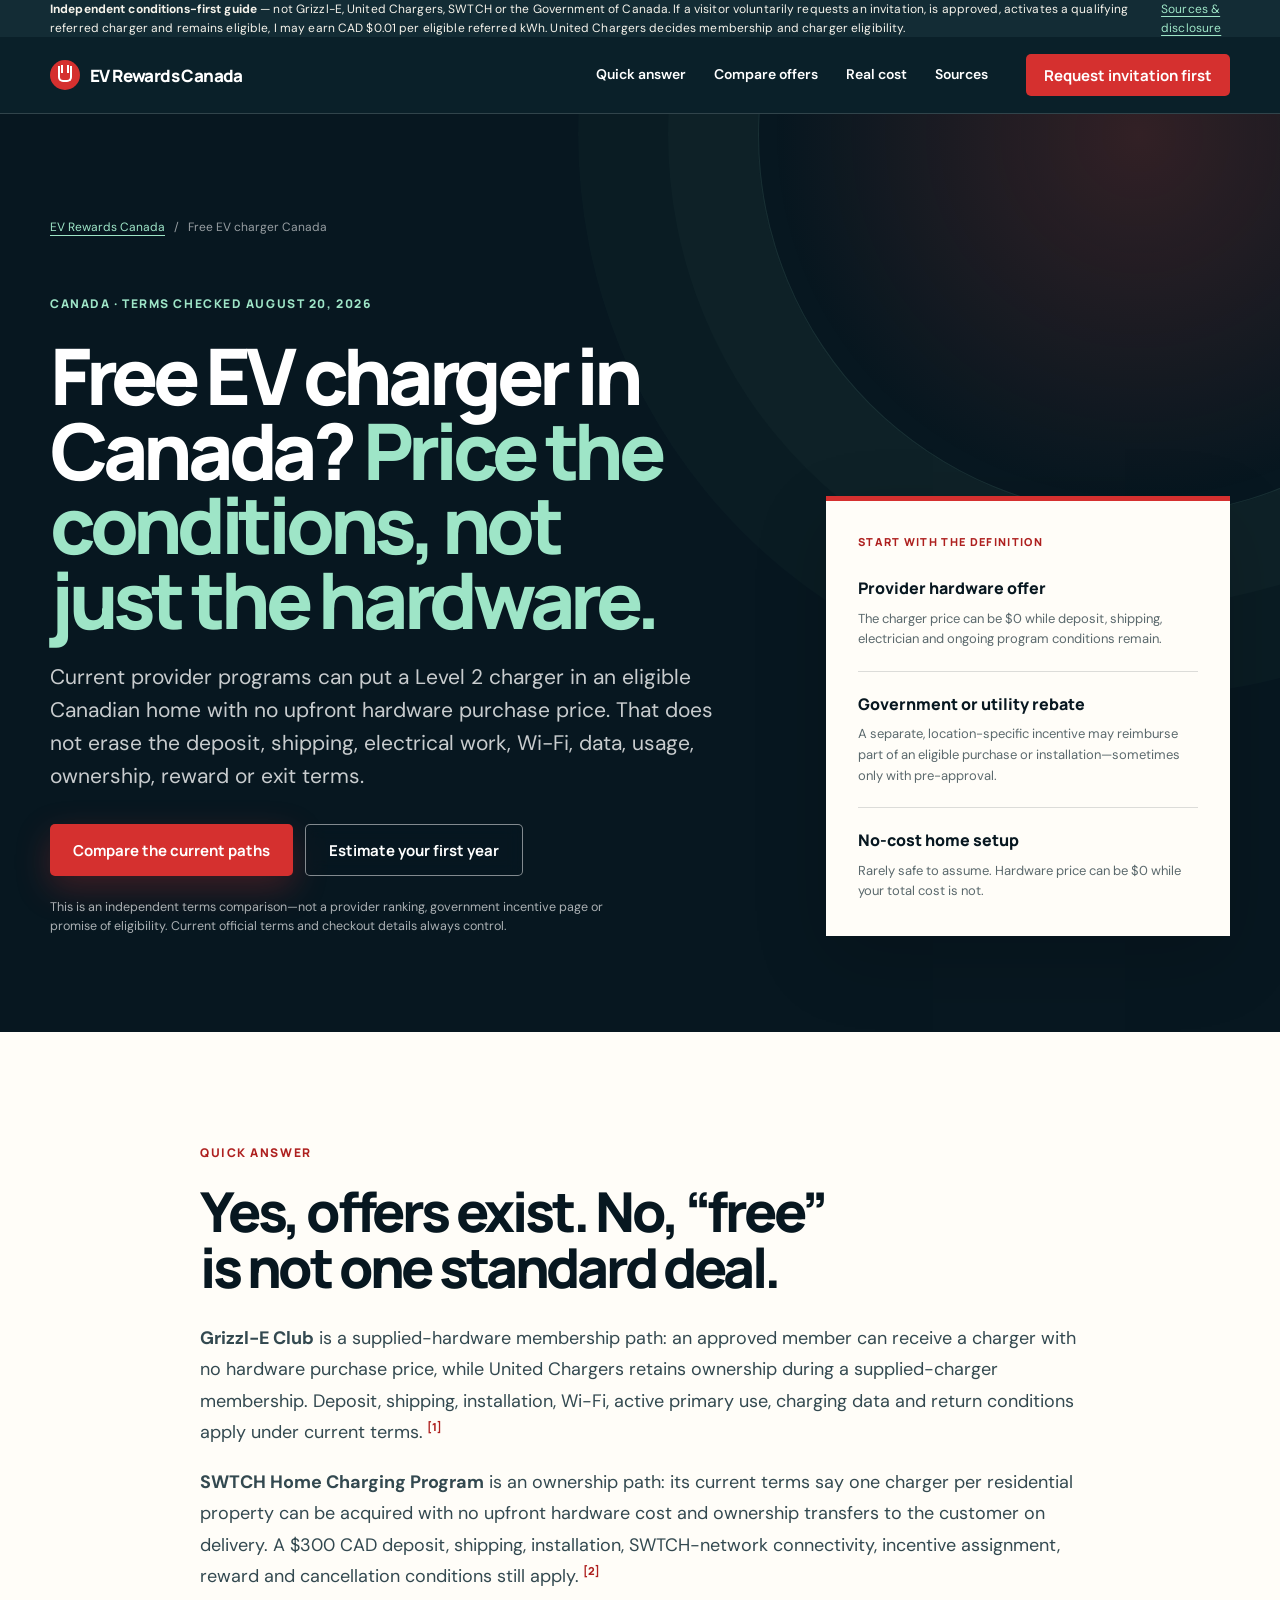
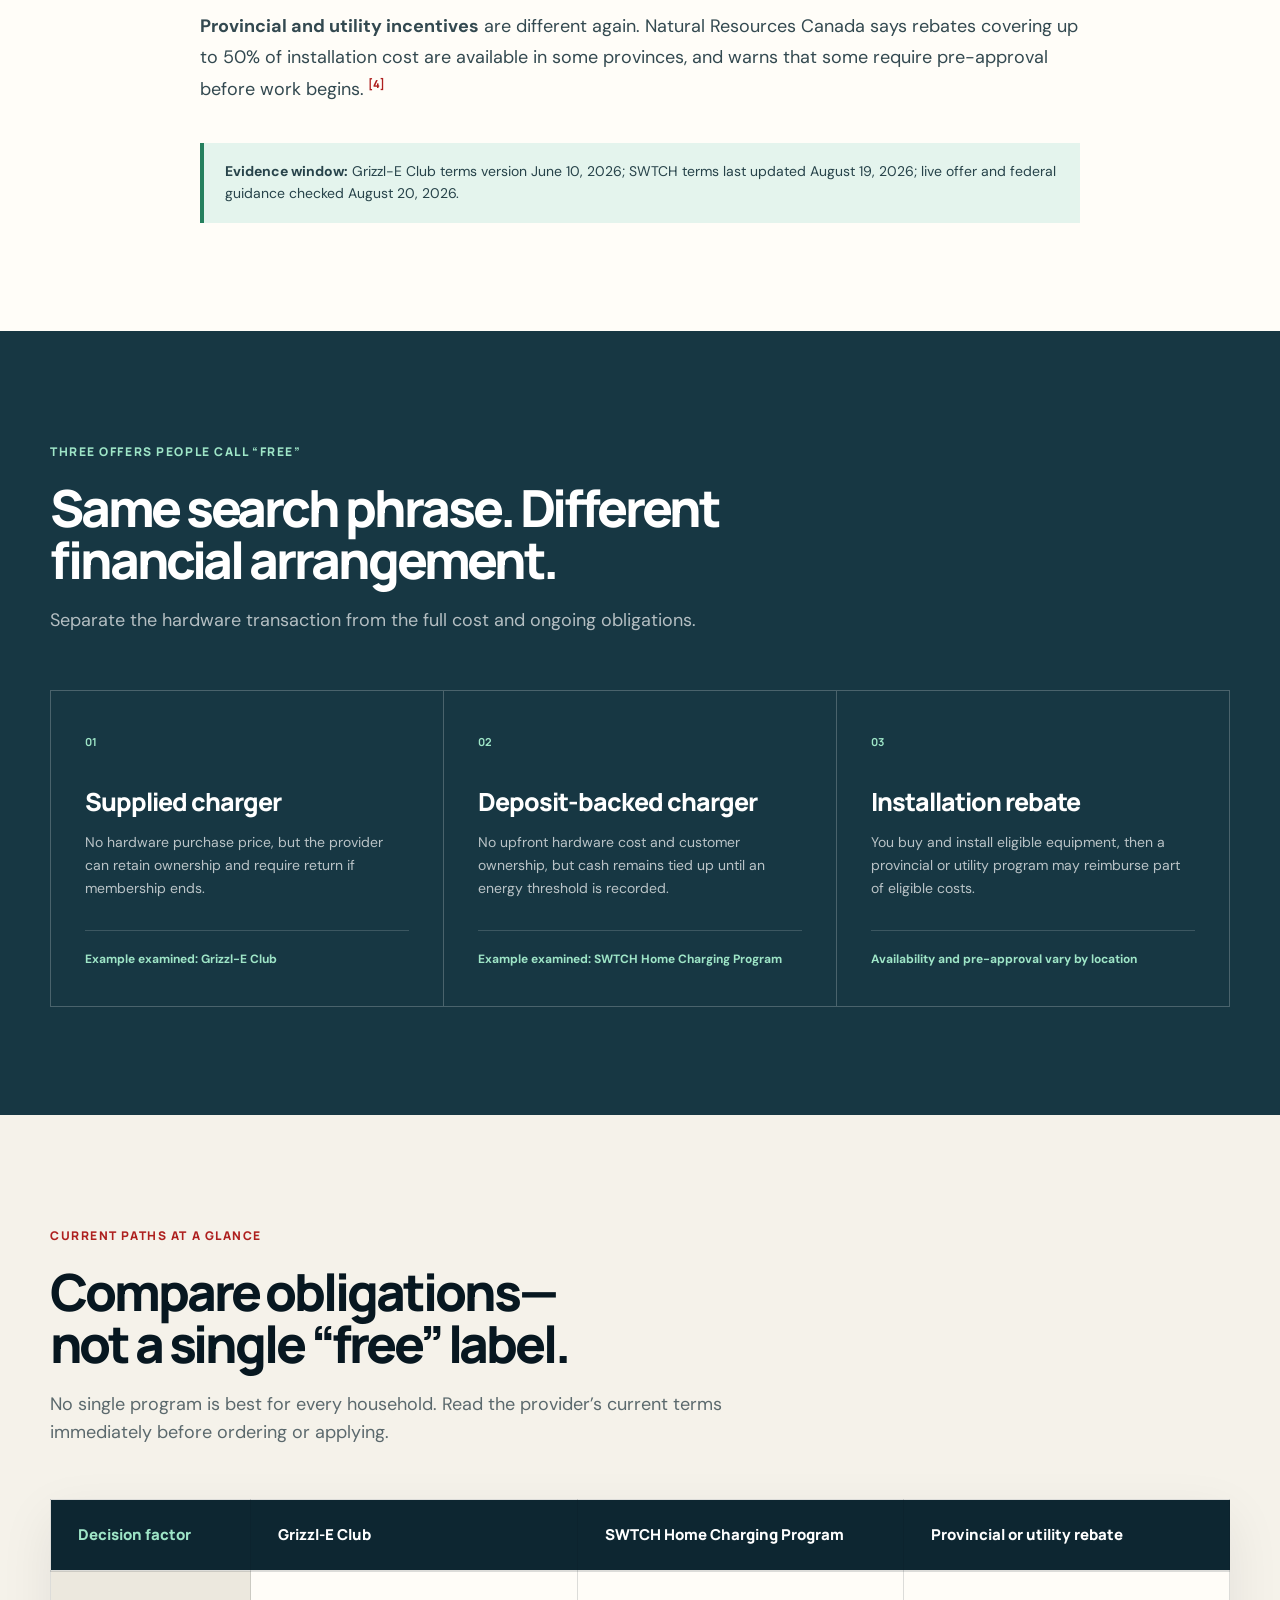
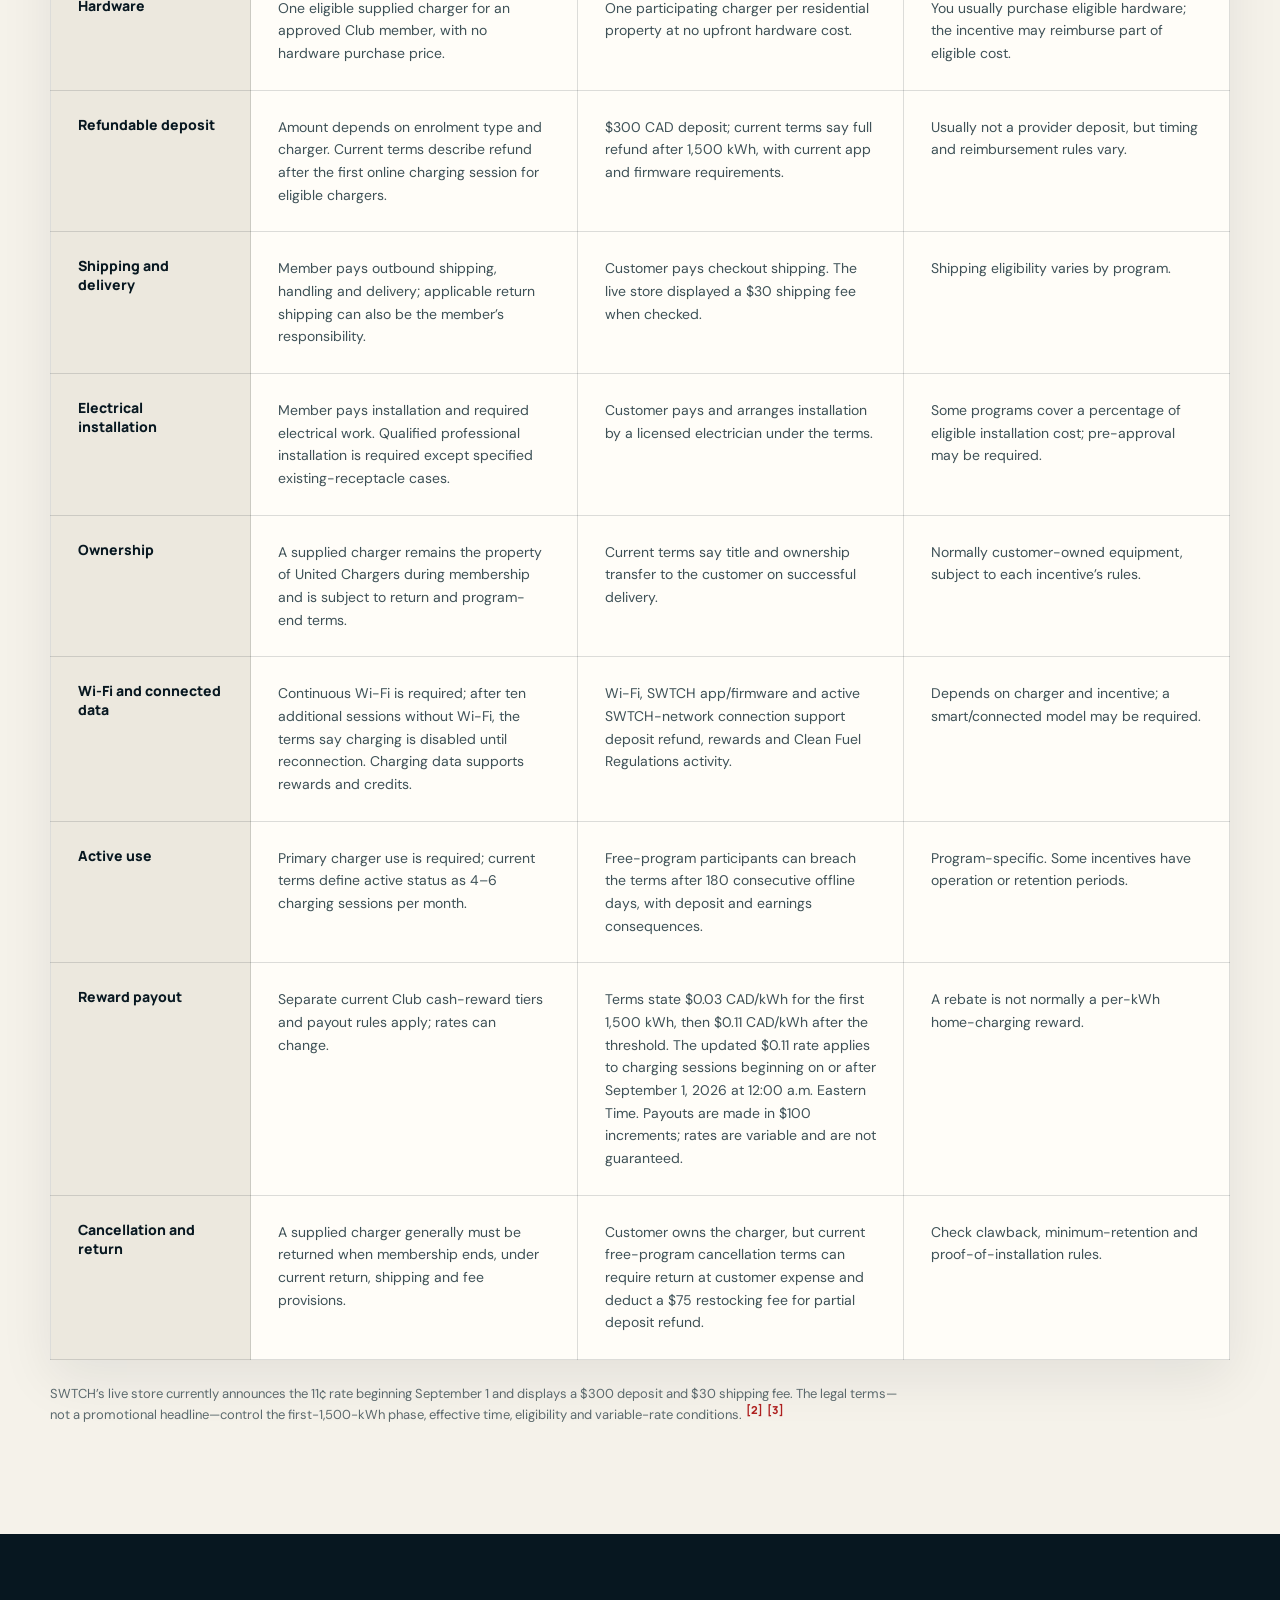
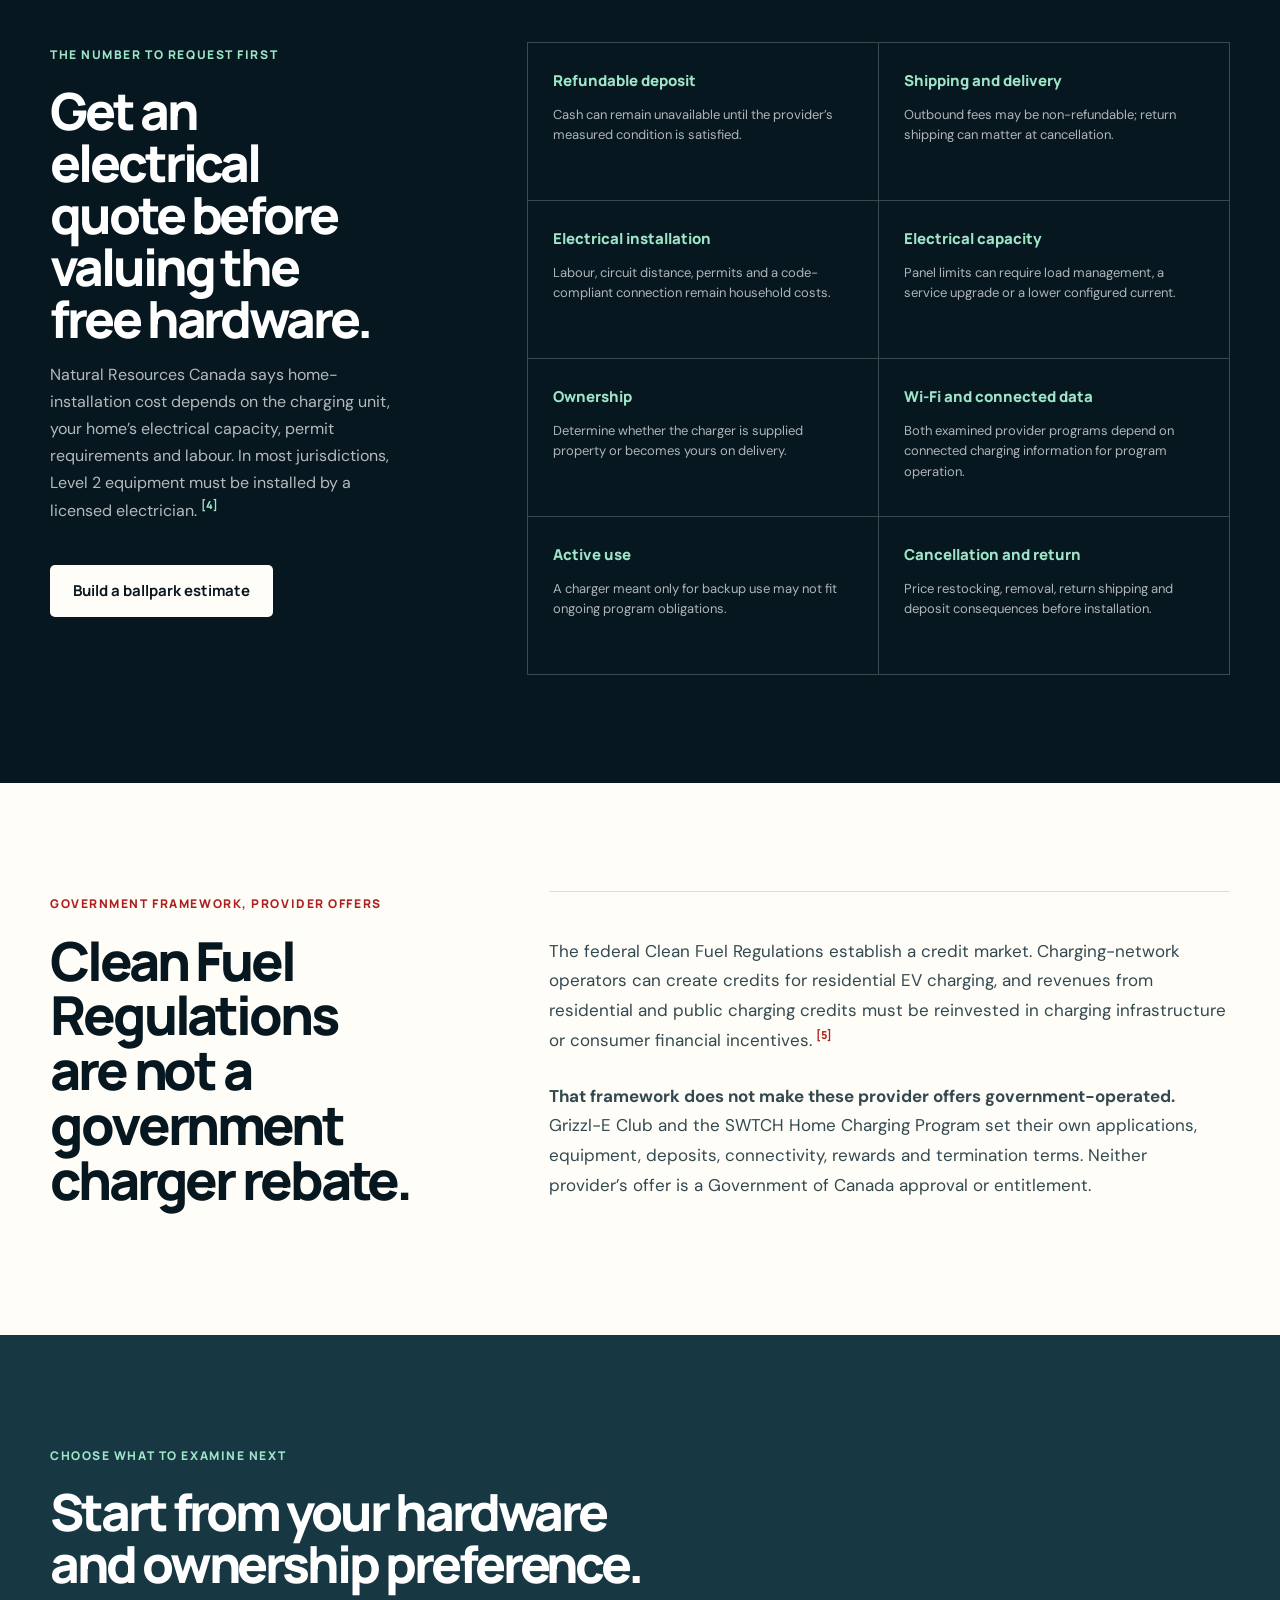
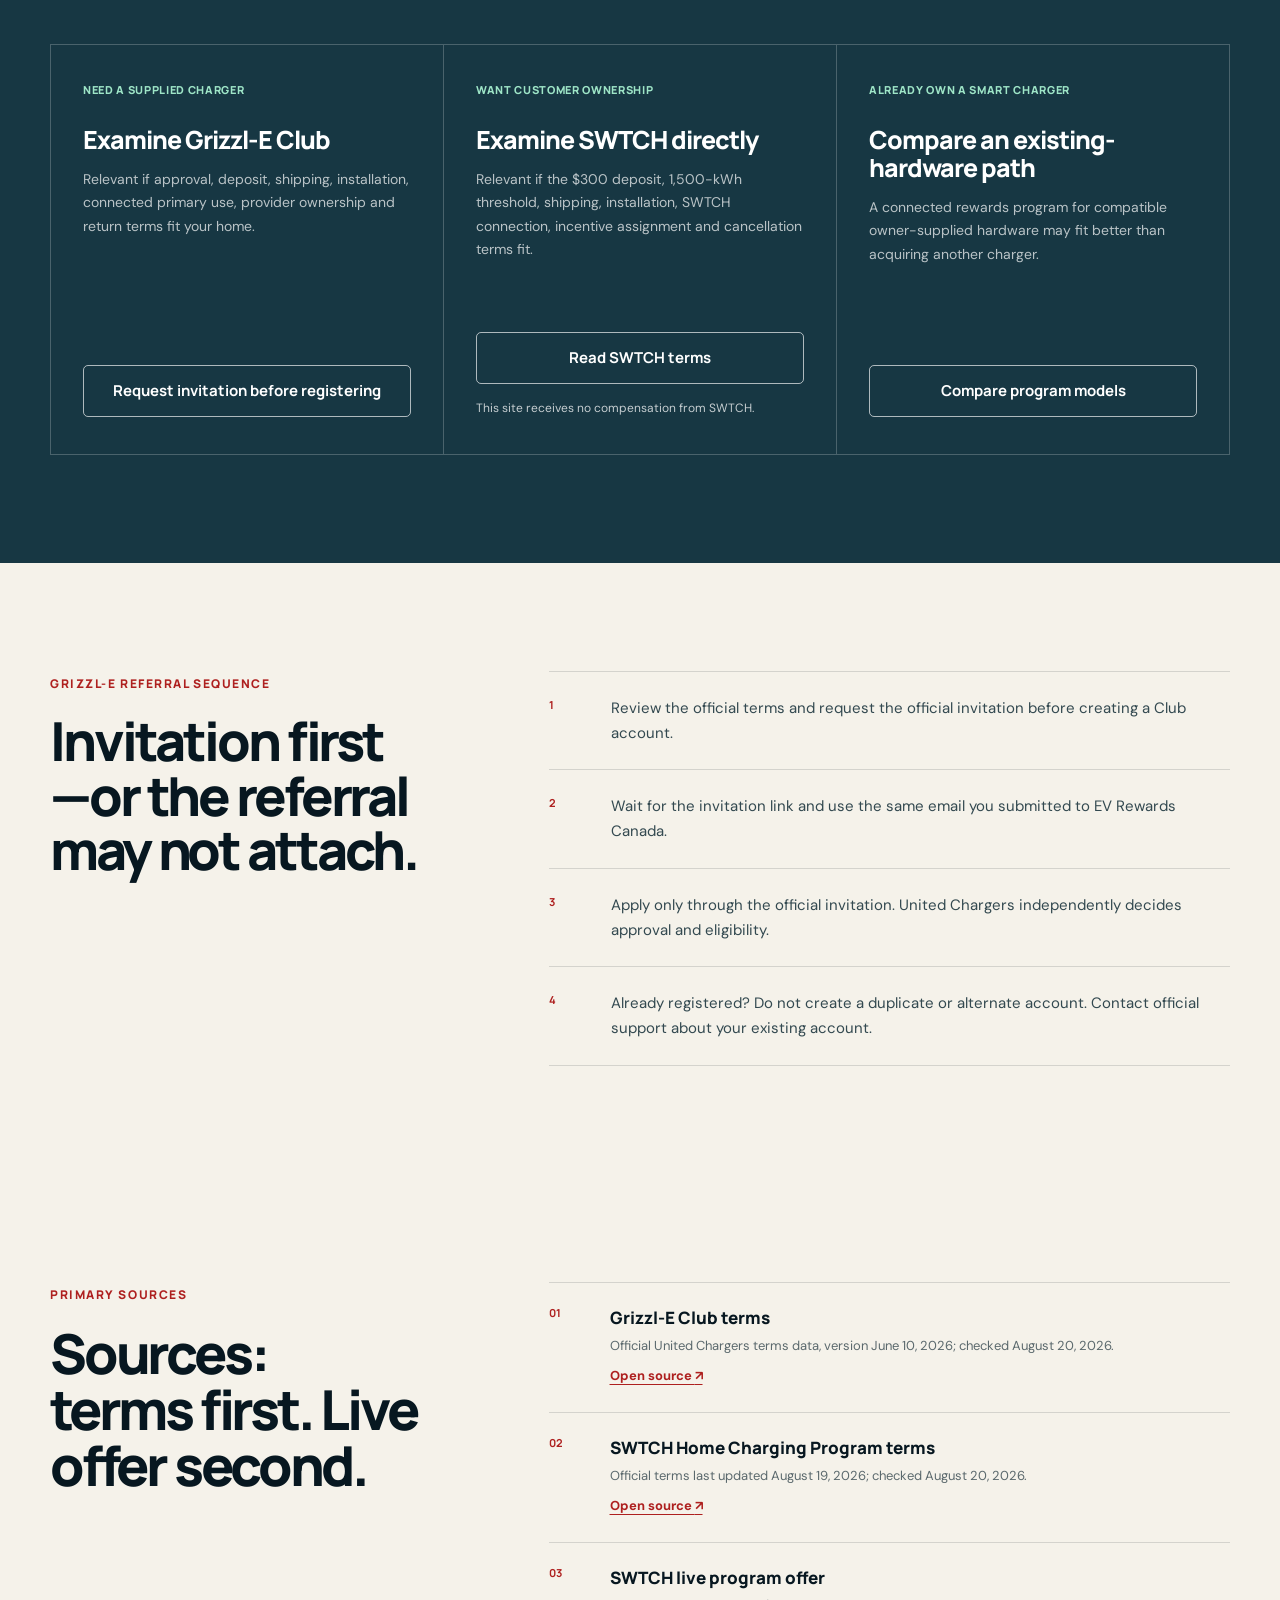
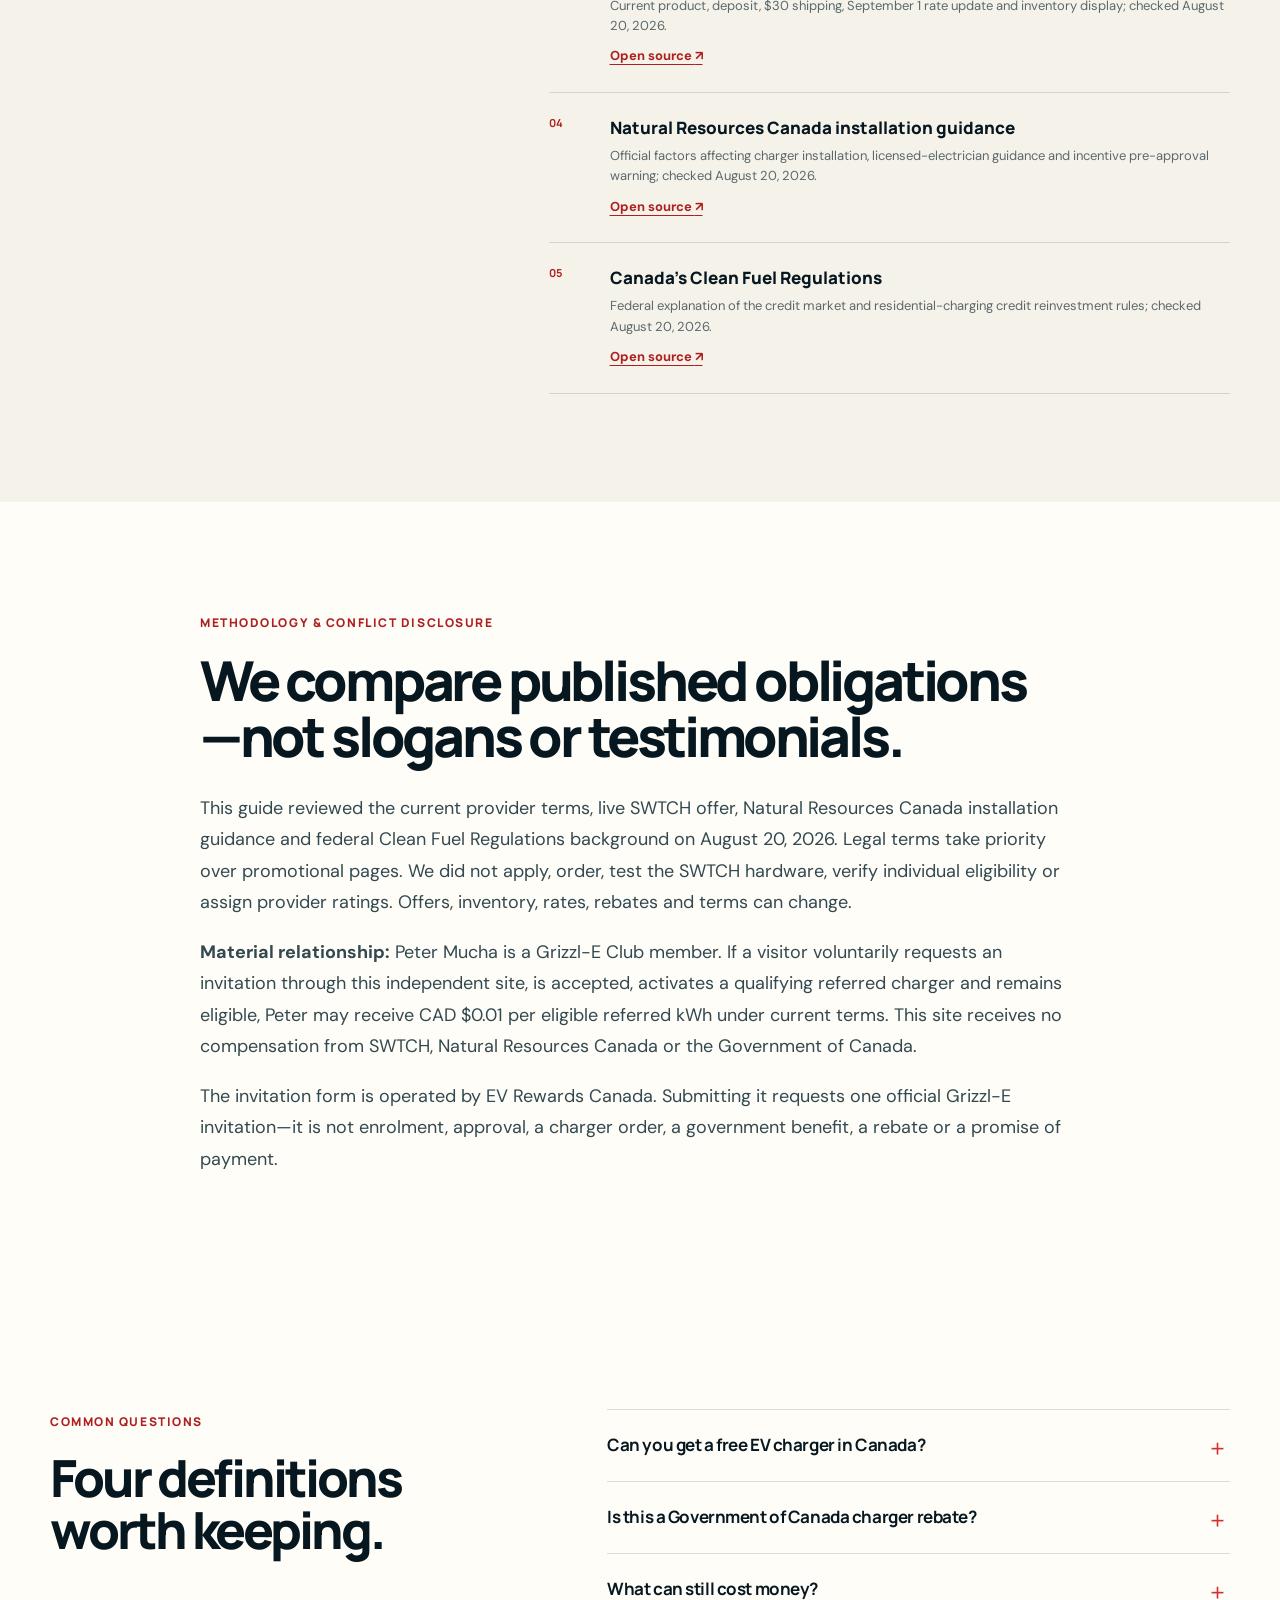
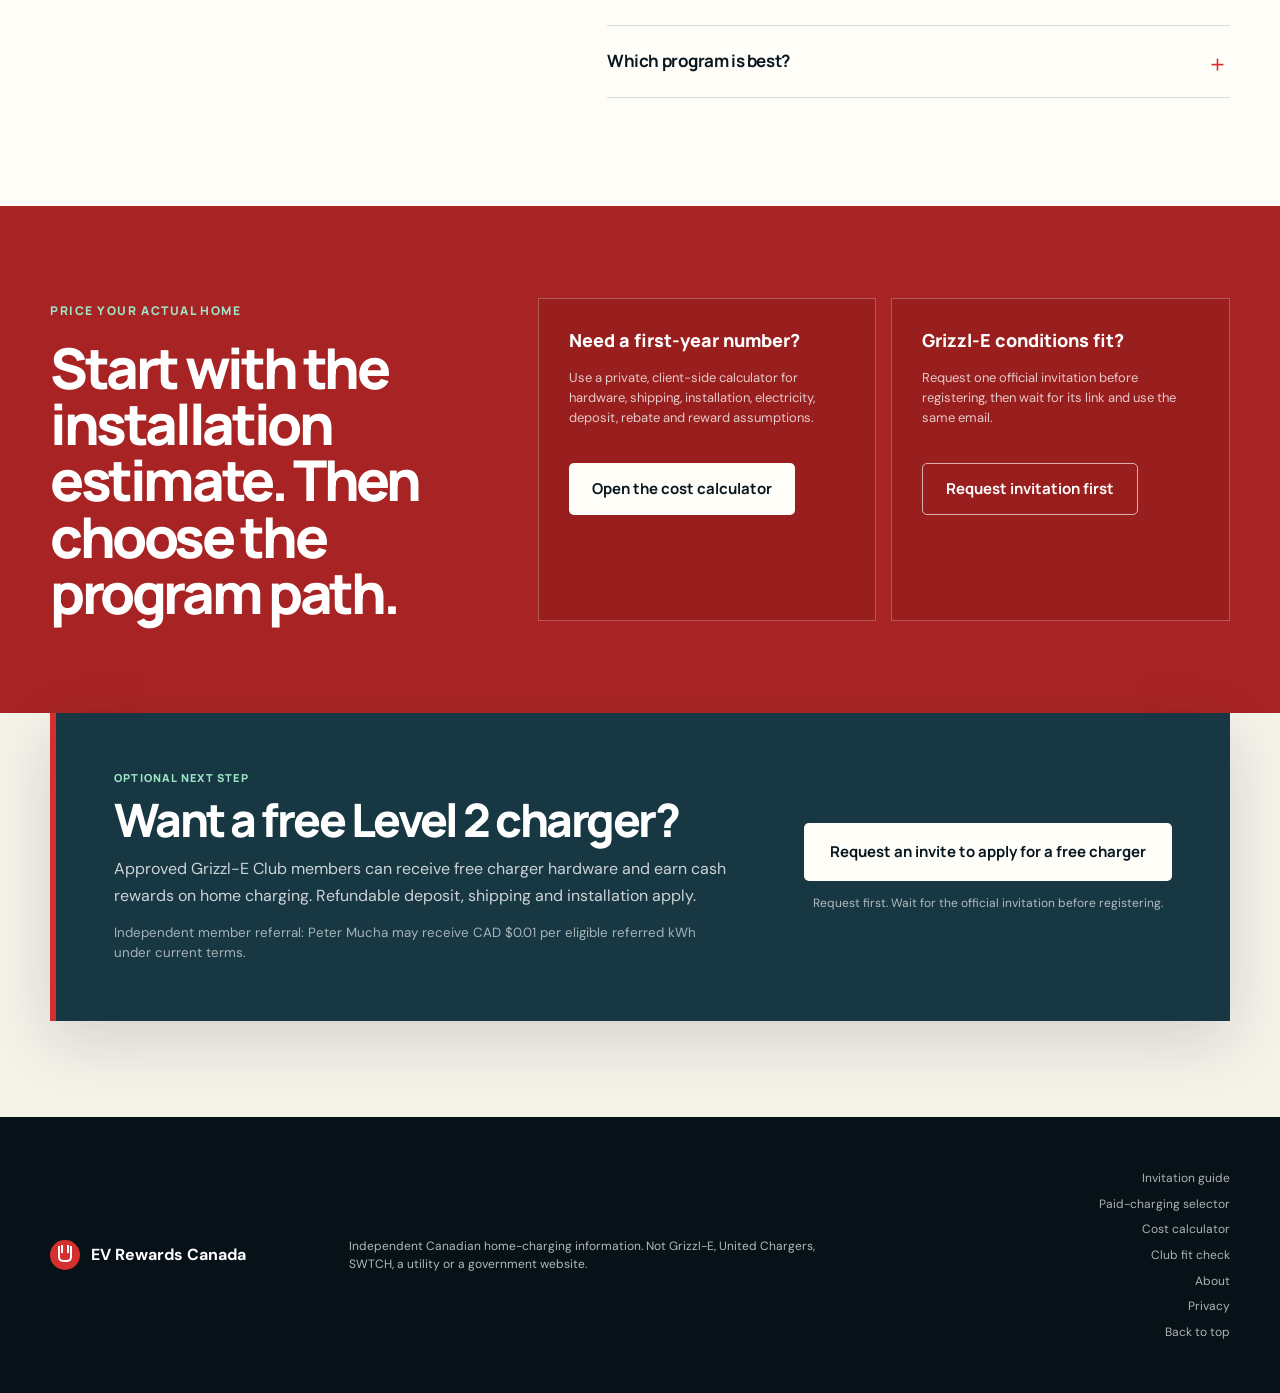
<file: free-ev-charger-canada/index.html>
<!doctype html>
<html lang="en-CA">
<head>
  <meta charset="utf-8">
  <meta name="viewport" content="width=device-width,initial-scale=1,viewport-fit=cover">
  <meta name="theme-color" content="#071720">
  <meta name="robots" content="index,follow,max-image-preview:large">
  <meta name="description" content="Compare current Canadian ‘free EV charger’ offers by deposit, shipping, installation, ownership, Wi-Fi, rewards and exit conditions before you apply.">
  <link rel="canonical" href="https://www.evrewards.ca/free-ev-charger-canada/">
  <meta property="og:type" content="article">
  <meta property="og:locale" content="en_CA">
  <meta property="og:site_name" content="EV Rewards Canada">
  <meta property="og:url" content="https://www.evrewards.ca/free-ev-charger-canada/">
  <meta property="og:title" content="Free EV Charger Canada: Price the Conditions">
  <meta property="og:description" content="Compare the real deposit, shipping, installation, ownership, connectivity and exit conditions behind current Canadian offers.">
  <meta property="og:image" content="https://www.evrewards.ca/assets/og-free-ev-charger-canada.jpg">
  <meta property="og:image:width" content="1200">
  <meta property="og:image:height" content="630">
  <meta property="og:image:alt" content="Canadian home EV charging guide asking readers to price the conditions behind free-charger offers">
  <meta property="article:published_time" content="2026-08-20">
  <meta property="article:modified_time" content="2026-08-20">
  <meta name="twitter:card" content="summary_large_image">
  <meta name="twitter:title" content="Free EV Charger Canada: Price the Conditions">
  <meta name="twitter:description" content="A dated, independent comparison of what current Canadian free-charger offers include—and what they do not.">
  <meta name="twitter:image" content="https://www.evrewards.ca/assets/og-free-ev-charger-canada.jpg">
  <meta name="twitter:image:alt" content="Independent Canadian guide to the costs and conditions behind free EV charger offers">
  <title>Free EV Charger Canada: Costs, Programs & Conditions (2026)</title>
  <link rel="icon" href="../assets/favicon.svg" type="image/svg+xml">
  <link rel="preconnect" href="https://fonts.googleapis.com">
  <link rel="preconnect" href="https://fonts.gstatic.com" crossorigin>
  <link href="https://fonts.googleapis.com/css2?family=DM+Sans:wght@400;500;600;700&family=Manrope:wght@500;600;700;800&display=swap" rel="stylesheet">
  <link rel="stylesheet" href="../styles.css?v=20260823-1">
  <script type="application/ld+json">
  {
    "@context": "https://schema.org",
    "@graph": [
      {
        "@type": "Article",
        "headline": "Free EV Charger in Canada? Compare the Real Costs and Conditions",
        "description": "A dated, independent comparison of current Canadian free-EV-charger program models, costs, ownership, connectivity and exit conditions.",
        "datePublished": "2026-08-20",
        "dateModified": "2026-08-20",
        "inLanguage": "en-CA",
        "author": {"@type": "Organization", "name": "Peter's EV Rewards Canada"},
        "publisher": {"@type": "Organization", "name": "EV Rewards Canada"},
        "mainEntityOfPage": "https://www.evrewards.ca/free-ev-charger-canada/",
        "image": "https://www.evrewards.ca/assets/og-free-ev-charger-canada.jpg"
      },
      {
        "@type": "FAQPage",
        "mainEntity": [
          {
            "@type": "Question",
            "name": "Can you get a free EV charger in Canada?",
            "acceptedAnswer": {"@type": "Answer", "text": "Some Canadian provider programs offer eligible participants a charger with no upfront hardware purchase price, but deposits, shipping, electrical installation, connectivity, data, usage, reward and exit conditions can still apply. Government and utility rebates are a separate path."}
          },
          {
            "@type": "Question",
            "name": "Is a free EV charger a Government of Canada rebate?",
            "acceptedAnswer": {"@type": "Answer", "text": "Not necessarily. Grizzl-E Club and the SWTCH Home Charging Program are provider programs connected to Clean Fuel Regulations credit activity. They are not government charger rebates. Provincial and utility installation incentives are separate and geographically limited."}
          },
          {
            "@type": "Question",
            "name": "What can still cost money when the charger hardware price is zero?",
            "acceptedAnswer": {"@type": "Answer", "text": "Depending on the offer and home, costs can include a refundable deposit, shipping, electrician labour, permits, a new circuit, load management, panel upgrades, trenching and future cancellation or return shipping."}
          },
          {
            "@type": "Question",
            "name": "Which free EV charger program is best in Canada?",
            "acceptedAnswer": {"@type": "Answer", "text": "No single program is best for every household. Compare approval, deposit, installation, ownership, app and Wi-Fi requirements, carbon-credit rights, reward rules and cancellation terms against your home and preferences."}
          }
        ]
      },
      {
        "@type": "BreadcrumbList",
        "itemListElement": [
          {"@type": "ListItem", "position": 1, "name": "EV Rewards Canada", "item": "https://www.evrewards.ca/"},
          {"@type": "ListItem", "position": 2, "name": "Free EV charger Canada", "item": "https://www.evrewards.ca/free-ev-charger-canada/"}
        ]
      }
    ]
  }
  </script>
</head>
<body class="comparison-page free-charger-page">
  <a class="skip-link" href="#main">Skip to main content</a>

  <div class="disclosure-bar" id="referral-disclosure">
    <div class="wrap disclosure-inner">
      <span><strong>Independent conditions-first guide</strong> — not Grizzl-E, United Chargers, SWTCH or the Government of Canada. If a visitor voluntarily requests an invitation, is approved, activates a qualifying referred charger and remains eligible, I may earn CAD $0.01 per eligible referred kWh. United Chargers decides membership and charger eligibility.</span>
      <a href="#methodology">Sources & disclosure</a>
    </div>
  </div>

  <header class="compare-header" id="top">
    <div class="wrap nav-wrap">
      <a class="brand" href="../" aria-label="EV Rewards Canada home">
        <span class="brand-mark" aria-hidden="true"><span></span></span>
        <span>EV Rewards Canada</span>
      </a>
      <nav aria-label="Free-charger guide navigation">
        <a href="#quick-answer">Quick answer</a>
        <a href="#compare">Compare offers</a>
        <a href="#real-cost">Real cost</a>
        <a href="#sources">Sources</a>
      </nav>
      <a class="button button-small" href="../?src=organic-free-charger#request">Request invitation first</a>
    </div>
  </header>

  <main id="main">
    <article>
      <header class="compare-hero free-charger-hero">
        <div class="wrap compare-hero-grid">
          <div class="compare-hero-copy">
            <nav class="breadcrumbs" aria-label="Breadcrumb">
              <a href="../">EV Rewards Canada</a><span aria-hidden="true">/</span><span>Free EV charger Canada</span>
            </nav>
            <span class="section-label light">Canada · terms checked August 20, 2026</span>
            <h1>Free EV charger in Canada? <em>Price the conditions, not just the hardware.</em></h1>
            <p class="compare-lede">Current provider programs can put a Level 2 charger in an eligible Canadian home with no upfront hardware purchase price. That does not erase the deposit, shipping, electrical work, Wi-Fi, data, usage, ownership, reward or exit terms.</p>
            <div class="hero-actions">
              <a class="button button-primary" href="#compare">Compare the current paths</a>
              <a class="button button-ghost" href="../ev-charger-cost-calculator-canada/">Estimate your first year</a>
            </div>
            <p class="hero-caveat">This is an independent terms comparison—not a provider ranking, government incentive page or promise of eligibility. Current official terms and checkout details always control.</p>
          </div>
          <aside class="decision-note free-ledger" aria-label="What free can and cannot mean">
            <span class="decision-kicker">Start with the definition</span>
            <div>
              <strong>Provider hardware offer</strong>
              <p>The charger price can be $0 while deposit, shipping, electrician and ongoing program conditions remain.</p>
            </div>
            <div>
              <strong>Government or utility rebate</strong>
              <p>A separate, location-specific incentive may reimburse part of an eligible purchase or installation—sometimes only with pre-approval.</p>
            </div>
            <div>
              <strong>No-cost home setup</strong>
              <p>Rarely safe to assume. Hardware price can be $0 while your total cost is not.</p>
            </div>
          </aside>
        </div>
      </header>

      <section class="compare-intro" id="quick-answer" aria-labelledby="quick-answer-title">
        <div class="wrap article-narrow">
          <span class="section-label">Quick answer</span>
          <h2 id="quick-answer-title">Yes, offers exist. No, “free” is not one standard deal.</h2>
          <p><strong>Grizzl-E Club</strong> is a supplied-hardware membership path: an approved member can receive a charger with no hardware purchase price, while United Chargers retains ownership during a supplied-charger membership. Deposit, shipping, installation, Wi-Fi, active primary use, charging data and return conditions apply under current terms.<a class="citation" href="#source-1" aria-label="Source 1">[1]</a></p>
          <p><strong>SWTCH Home Charging Program</strong> is an ownership path: its current terms say one charger per residential property can be acquired with no upfront hardware cost and ownership transfers to the customer on delivery. A $300 CAD deposit, shipping, installation, SWTCH-network connectivity, incentive assignment, reward and cancellation conditions still apply.<a class="citation" href="#source-2" aria-label="Source 2">[2]</a></p>
          <p><strong>Provincial and utility incentives</strong> are different again. Natural Resources Canada says rebates covering up to 50% of installation cost are available in some provinces, and warns that some require pre-approval before work begins.<a class="citation" href="#source-4" aria-label="Source 4">[4]</a></p>
          <div class="checked-note"><strong>Evidence window:</strong> Grizzl-E Club terms version June 10, 2026; SWTCH terms last updated August 19, 2026; live offer and federal guidance checked August 20, 2026.</div>
        </div>
      </section>

      <section class="free-meaning-section" aria-labelledby="meaning-title">
        <div class="wrap">
          <div class="section-heading narrow">
            <span class="section-label light">Three offers people call “free”</span>
            <h2 id="meaning-title">Same search phrase. Different financial arrangement.</h2>
            <p>Separate the hardware transaction from the full cost and ongoing obligations.</p>
          </div>
          <div class="meaning-grid">
            <article><span>01</span><h3>Supplied charger</h3><p>No hardware purchase price, but the provider can retain ownership and require return if membership ends.</p><strong>Example examined: Grizzl-E Club</strong></article>
            <article><span>02</span><h3>Deposit-backed charger</h3><p>No upfront hardware cost and customer ownership, but cash remains tied up until an energy threshold is recorded.</p><strong>Example examined: SWTCH Home Charging Program</strong></article>
            <article><span>03</span><h3>Installation rebate</h3><p>You buy and install eligible equipment, then a provincial or utility program may reimburse part of eligible costs.</p><strong>Availability and pre-approval vary by location</strong></article>
          </div>
        </div>
      </section>

      <section class="comparison-section free-comparison" id="compare" aria-labelledby="compare-title">
        <div class="wrap">
          <div class="section-heading narrow">
            <span class="section-label">Current paths at a glance</span>
            <h2 id="compare-title">Compare obligations—not a single “free” label.</h2>
            <p>No single program is best for every household. Read the provider’s current terms immediately before ordering or applying.</p>
          </div>
          <p class="swipe-note">Swipe horizontally to compare all paths <span aria-hidden="true">→</span></p>
          <div class="table-scroll" role="region" tabindex="0" aria-label="Scrollable comparison of Canadian free-charger paths">
            <table class="comparison-table free-comparison-table">
              <caption>Canadian free EV charger program models, checked August 20, 2026</caption>
              <thead>
                <tr><th scope="col">Decision factor</th><th scope="col">Grizzl-E Club</th><th scope="col">SWTCH Home Charging Program</th><th scope="col">Provincial or utility rebate</th></tr>
              </thead>
              <tbody>
                <tr><th scope="row">Hardware</th><td>One eligible supplied charger for an approved Club member, with no hardware purchase price.</td><td>One participating charger per residential property at no upfront hardware cost.</td><td>You usually purchase eligible hardware; the incentive may reimburse part of eligible cost.</td></tr>
                <tr><th scope="row">Refundable deposit</th><td>Amount depends on enrolment type and charger. Current terms describe refund after the first online charging session for eligible chargers.</td><td>$300 CAD deposit; current terms say full refund after 1,500 kWh, with current app and firmware requirements.</td><td>Usually not a provider deposit, but timing and reimbursement rules vary.</td></tr>
                <tr><th scope="row">Shipping and delivery</th><td>Member pays outbound shipping, handling and delivery; applicable return shipping can also be the member’s responsibility.</td><td>Customer pays checkout shipping. The live store displayed a $30 shipping fee when checked.</td><td>Shipping eligibility varies by program.</td></tr>
                <tr><th scope="row">Electrical installation</th><td>Member pays installation and required electrical work. Qualified professional installation is required except specified existing-receptacle cases.</td><td>Customer pays and arranges installation by a licensed electrician under the terms.</td><td>Some programs cover a percentage of eligible installation cost; pre-approval may be required.</td></tr>
                <tr><th scope="row">Ownership</th><td>A supplied charger remains the property of United Chargers during membership and is subject to return and program-end terms.</td><td>Current terms say title and ownership transfer to the customer on successful delivery.</td><td>Normally customer-owned equipment, subject to each incentive’s rules.</td></tr>
                <tr><th scope="row">Wi-Fi and connected data</th><td>Continuous Wi-Fi is required; after ten additional sessions without Wi-Fi, the terms say charging is disabled until reconnection. Charging data supports rewards and credits.</td><td>Wi-Fi, SWTCH app/firmware and active SWTCH-network connection support deposit refund, rewards and Clean Fuel Regulations activity.</td><td>Depends on charger and incentive; a smart/connected model may be required.</td></tr>
                <tr><th scope="row">Active use</th><td>Primary charger use is required; current terms define active status as 4–6 charging sessions per month.</td><td>Free-program participants can breach the terms after 180 consecutive offline days, with deposit and earnings consequences.</td><td>Program-specific. Some incentives have operation or retention periods.</td></tr>
                <tr><th scope="row">Reward payout</th><td>Separate current Club cash-reward tiers and payout rules apply; rates can change.</td><td>Terms state $0.03 CAD/kWh for the first 1,500 kWh, then $0.11 CAD/kWh after the threshold. The updated $0.11 rate applies to charging sessions beginning on or after September 1, 2026 at 12:00 a.m. Eastern Time. Payouts are made in $100 increments; rates are variable and are not guaranteed.</td><td>A rebate is not normally a per-kWh home-charging reward.</td></tr>
                <tr><th scope="row">Cancellation and return</th><td>A supplied charger generally must be returned when membership ends, under current return, shipping and fee provisions.</td><td>Customer owns the charger, but current free-program cancellation terms can require return at customer expense and deduct a $75 restocking fee for partial deposit refund.</td><td>Check clawback, minimum-retention and proof-of-installation rules.</td></tr>
              </tbody>
            </table>
          </div>
          <p class="table-note">SWTCH’s live store currently announces the 11¢ rate beginning September 1 and displays a $300 deposit and $30 shipping fee. The legal terms—not a promotional headline—control the first-1,500-kWh phase, effective time, eligibility and variable-rate conditions.<a class="citation" href="#source-2" aria-label="Source 2">[2]</a><a class="citation" href="#source-3" aria-label="Source 3">[3]</a></p>
        </div>
      </section>

      <section class="real-cost-section" id="real-cost" aria-labelledby="real-cost-title">
        <div class="wrap real-cost-layout">
          <div class="section-heading">
            <span class="section-label light">The number to request first</span>
            <h2 id="real-cost-title">Get an electrical quote before valuing the free hardware.</h2>
            <p>Natural Resources Canada says home-installation cost depends on the charging unit, your home’s electrical capacity, permit requirements and labour. In most jurisdictions, Level 2 equipment must be installed by a licensed electrician.<a class="citation light-citation" href="#source-4" aria-label="Source 4">[4]</a></p>
            <a class="button button-light" href="../ev-charger-cost-calculator-canada/">Build a ballpark estimate</a>
          </div>
          <div class="cost-condition-grid">
            <div><span>Refundable deposit</span><p>Cash can remain unavailable until the provider’s measured condition is satisfied.</p></div>
            <div><span>Shipping and delivery</span><p>Outbound fees may be non-refundable; return shipping can matter at cancellation.</p></div>
            <div><span>Electrical installation</span><p>Labour, circuit distance, permits and a code-compliant connection remain household costs.</p></div>
            <div><span>Electrical capacity</span><p>Panel limits can require load management, a service upgrade or a lower configured current.</p></div>
            <div><span>Ownership</span><p>Determine whether the charger is supplied property or becomes yours on delivery.</p></div>
            <div><span>Wi-Fi and connected data</span><p>Both examined provider programs depend on connected charging information for program operation.</p></div>
            <div><span>Active use</span><p>A charger meant only for backup use may not fit ongoing program obligations.</p></div>
            <div><span>Cancellation and return</span><p>Price restocking, removal, return shipping and deposit consequences before installation.</p></div>
          </div>
        </div>
      </section>

      <section class="private-program-section" aria-labelledby="private-title">
        <div class="wrap private-program-layout">
          <div>
            <span class="section-label">Government framework, provider offers</span>
            <h2 id="private-title">Clean Fuel Regulations are not a government charger rebate.</h2>
          </div>
          <div class="private-program-copy">
            <p>The federal Clean Fuel Regulations establish a credit market. Charging-network operators can create credits for residential EV charging, and revenues from residential and public charging credits must be reinvested in charging infrastructure or consumer financial incentives.<a class="citation" href="#source-5" aria-label="Source 5">[5]</a></p>
            <p><strong>That framework does not make these provider offers government-operated.</strong> Grizzl-E Club and the SWTCH Home Charging Program set their own applications, equipment, deposits, connectivity, rewards and termination terms. Neither provider’s offer is a Government of Canada approval or entitlement.</p>
          </div>
        </div>
      </section>

      <section class="path-section" aria-labelledby="path-title">
        <div class="wrap">
          <div class="section-heading narrow">
            <span class="section-label light">Choose what to examine next</span>
            <h2 id="path-title">Start from your hardware and ownership preference.</h2>
          </div>
          <div class="path-grid">
            <article>
              <span>Need a supplied charger</span>
              <h3>Examine Grizzl-E Club</h3>
              <p>Relevant if approval, deposit, shipping, installation, connected primary use, provider ownership and return terms fit your home.</p>
              <a class="button button-outline-light" id="invitation-path-link" href="../?src=organic-free-charger#request">Request invitation before registering</a>
            </article>
            <article>
              <span>Want customer ownership</span>
              <h3>Examine SWTCH directly</h3>
              <p>Relevant if the $300 deposit, 1,500-kWh threshold, shipping, installation, SWTCH connection, incentive assignment and cancellation terms fit.</p>
              <a class="button button-outline-light" href="https://shop.swtchenergy.com/pages/terms-of-service" target="_blank" rel="noopener">Read SWTCH terms</a>
              <small>This site receives no compensation from SWTCH.</small>
            </article>
            <article>
              <span>Already own a smart charger</span>
              <h3>Compare an existing-hardware path</h3>
              <p>A connected rewards program for compatible owner-supplied hardware may fit better than acquiring another charger.</p>
              <a class="button button-outline-light" href="../grizzle-club-vs-chargelab-rewards-canada/">Compare program models</a>
            </article>
          </div>
        </div>
      </section>

      <section class="invitation-sequence" aria-labelledby="sequence-title">
        <div class="wrap invitation-sequence-layout">
          <div>
            <span class="section-label">Grizzl-E referral sequence</span>
            <h2 id="sequence-title">Invitation first—or the referral may not attach.</h2>
          </div>
          <ol>
            <li><span>1</span><p>Review the official terms and request the official invitation before creating a Club account.</p></li>
            <li><span>2</span><p>Wait for the invitation link and use the same email you submitted to EV Rewards Canada.</p></li>
            <li><span>3</span><p>Apply only through the official invitation. United Chargers independently decides approval and eligibility.</p></li>
            <li><span>4</span><p>Already registered? Do not create a duplicate or alternate account. Contact official support about your existing account.</p></li>
          </ol>
        </div>
      </section>

      <section class="sources-section" id="sources" aria-labelledby="sources-title">
        <div class="wrap sources-layout">
          <div class="section-heading">
            <span class="section-label">Primary sources</span>
            <h2 id="sources-title">Sources: terms first. Live offer second.</h2>
          </div>
          <div class="source-list">
            <article id="source-1"><span>01</span><div><h3>Grizzl-E Club terms</h3><p>Official United Chargers terms data, version June 10, 2026; checked August 20, 2026.</p><a href="https://connect-api.unitedchargers.com/client/terms-and-conditions/latest/club" target="_blank" rel="noopener">Open source <span aria-hidden="true">↗</span></a></div></article>
            <article id="source-2"><span>02</span><div><h3>SWTCH Home Charging Program terms</h3><p>Official terms last updated August 19, 2026; checked August 20, 2026.</p><a href="https://shop.swtchenergy.com/pages/terms-of-service" target="_blank" rel="noopener">Open source <span aria-hidden="true">↗</span></a></div></article>
            <article id="source-3"><span>03</span><div><h3>SWTCH live program offer</h3><p>Current product, deposit, $30 shipping, September 1 rate update and inventory display; checked August 20, 2026.</p><a href="https://shop.swtchenergy.com/" target="_blank" rel="noopener">Open source <span aria-hidden="true">↗</span></a></div></article>
            <article id="source-4"><span>04</span><div><h3>Natural Resources Canada installation guidance</h3><p>Official factors affecting charger installation, licensed-electrician guidance and incentive pre-approval warning; checked August 20, 2026.</p><a href="https://natural-resources.canada.ca/energy-efficiency/transportation-energy-efficiency/electric-vehicles/electric-vehicle-charging-charger-installation" target="_blank" rel="noopener">Open source <span aria-hidden="true">↗</span></a></div></article>
            <article id="source-5"><span>05</span><div><h3>Canada’s Clean Fuel Regulations</h3><p>Federal explanation of the credit market and residential-charging credit reinvestment rules; checked August 20, 2026.</p><a href="https://www.canada.ca/en/environment-climate-change/services/managing-pollution/energy-production/fuel-regulations/clean-fuel-regulations/about.html" target="_blank" rel="noopener">Open source <span aria-hidden="true">↗</span></a></div></article>
          </div>
        </div>
      </section>

      <section class="methodology-section" id="methodology" aria-labelledby="methodology-title">
        <div class="wrap article-narrow">
          <span class="section-label">Methodology & conflict disclosure</span>
          <h2 id="methodology-title">We compare published obligations—not slogans or testimonials.</h2>
          <p>This guide reviewed the current provider terms, live SWTCH offer, Natural Resources Canada installation guidance and federal Clean Fuel Regulations background on August 20, 2026. Legal terms take priority over promotional pages. We did not apply, order, test the SWTCH hardware, verify individual eligibility or assign provider ratings. Offers, inventory, rates, rebates and terms can change.</p>
          <p><strong>Material relationship:</strong> Peter Mucha is a Grizzl-E Club member. If a visitor voluntarily requests an invitation through this independent site, is accepted, activates a qualifying referred charger and remains eligible, Peter may receive CAD $0.01 per eligible referred kWh under current terms. This site receives no compensation from SWTCH, Natural Resources Canada or the Government of Canada.</p>
          <p>The invitation form is operated by EV Rewards Canada. Submitting it requests one official Grizzl-E invitation—it is not enrolment, approval, a charger order, a government benefit, a rebate or a promise of payment.</p>
        </div>
      </section>

      <section class="faq-section fit-guide-faq free-faq" aria-labelledby="faq-title">
        <div class="wrap faq-layout">
          <div class="section-heading">
            <span class="section-label">Common questions</span>
            <h2 id="faq-title">Four definitions worth keeping.</h2>
          </div>
          <div class="faq-list">
            <details>
              <summary>Can you get a free EV charger in Canada?</summary>
              <p>Some provider programs offer eligible participants a charger with no upfront hardware purchase price. Deposits, shipping, electrician work, connectivity, data, usage, rewards and exit conditions can still apply. Government or utility rebates are separate.</p>
            </details>
            <details>
              <summary>Is this a Government of Canada charger rebate?</summary>
              <p>No. The provider programs compared here use a market created by the Clean Fuel Regulations, but the providers—not the Government of Canada—set applications, equipment, rewards and program terms.</p>
            </details>
            <details>
              <summary>What can still cost money?</summary>
              <p>Depending on the offer and your home: refundable deposit, shipping, electrician labour, permit, new circuit, load management, panel upgrade, trenching, removal, restocking and return shipping.</p>
            </details>
            <details>
              <summary>Which program is best?</summary>
              <p>No single program is best for every household. Compare approval, total installation cost, ownership, app and Wi-Fi requirements, carbon-credit rights, reward variability and cancellation terms against your situation.</p>
            </details>
          </div>
        </div>
      </section>

      <section class="compare-cta" aria-labelledby="cta-title">
        <div class="wrap compare-cta-layout">
          <div>
            <span class="section-label light">Price your actual home</span>
            <h2 id="cta-title">Start with the installation estimate. Then choose the program path.</h2>
          </div>
          <div class="cta-paths fit-cta-paths">
            <div>
              <strong>Need a first-year number?</strong>
              <p>Use a private, client-side calculator for hardware, shipping, installation, electricity, deposit, rebate and reward assumptions.</p>
              <a class="button button-light" href="../ev-charger-cost-calculator-canada/">Open the cost calculator</a>
            </div>
            <div>
              <strong>Grizzl-E conditions fit?</strong>
              <p>Request one official invitation before registering, then wait for its link and use the same email.</p>
              <a class="button button-outline-light" href="../?src=organic-free-charger#request">Request invitation first</a>
            </div>
          </div>
        </div>
      </section>
    </article>
    <aside class="free-charger-promo" aria-labelledby="free-charger-promo-title">
      <div class="free-charger-promo__copy">
        <span>Optional next step</span>
        <h2 id="free-charger-promo-title">Want a free Level 2 charger?</h2>
        <p>Approved Grizzl-E Club members can receive free charger hardware and earn cash rewards on home charging. Refundable deposit, shipping and installation apply.</p>
        <small>Independent member referral: Peter Mucha may receive CAD $0.01 per eligible referred kWh under current terms.</small>
      </div>
      <div class="free-charger-promo__action">
        <a class="button button-light" href="../grizzl-e-club-invitation-canada/?src=organic-sitewide-free-charger">Request an invite to apply for a free charger</a>
        <small>Request first. Wait for the official invitation before registering.</small>
      </div>
    </aside>
  </main>

  <footer class="site-footer comparison-footer">
    <div class="wrap footer-main">
      <div class="footer-brand"><span class="brand-mark" aria-hidden="true"><span></span></span><strong>EV Rewards Canada</strong></div>
      <p>Independent Canadian home-charging information. Not Grizzl-E, United Chargers, SWTCH, a utility or a government website.</p>
      <nav aria-label="Footer navigation"><a href="../">Invitation guide</a><a href="../get-paid-to-charge-ev-canada/">Paid-charging selector</a><a href="../ev-charger-cost-calculator-canada/">Cost calculator</a><a href="../is-grizzl-e-club-worth-it-canada/">Club fit check</a><a href="../about/">About</a><a href="../privacy.html">Privacy</a><a href="#top">Back to top</a></nav>
    </div>
  </footer>
  <script src="../analytics.js?v=20260823-1"></script>
  <!--
Sources:
[1] https://connect-api.unitedchargers.com/client/terms-and-conditions/latest/club
[2] https://shop.swtchenergy.com/pages/terms-of-service
[3] https://shop.swtchenergy.com
[4] https://natural-resources.canada.ca/energy-efficiency/transportation-energy-efficiency/electric-vehicles/electric-vehicle-charging-charger-installation
[5] https://www.canada.ca/en/environment-climate-change/services/managing-pollution/energy-production/fuel-regulations/clean-fuel-regulations/about.html
  -->
</body>
</html>
</file>
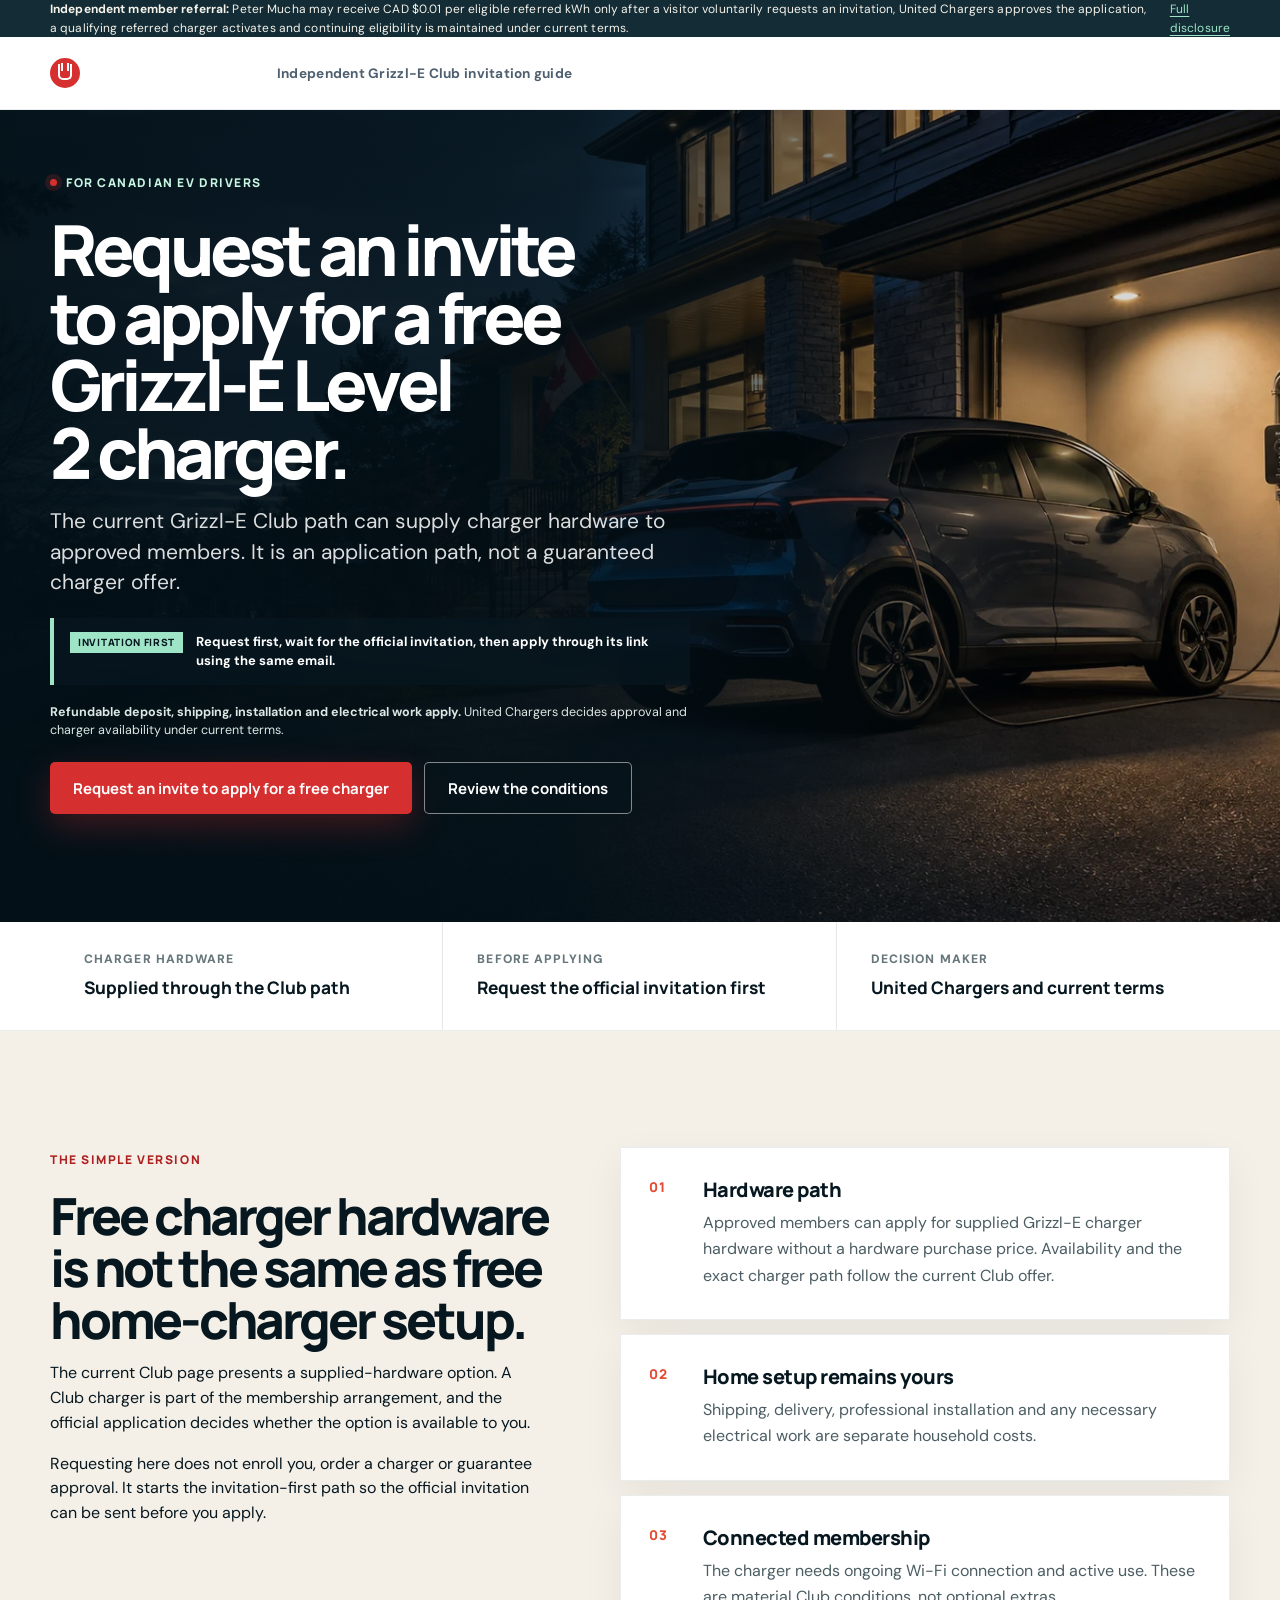
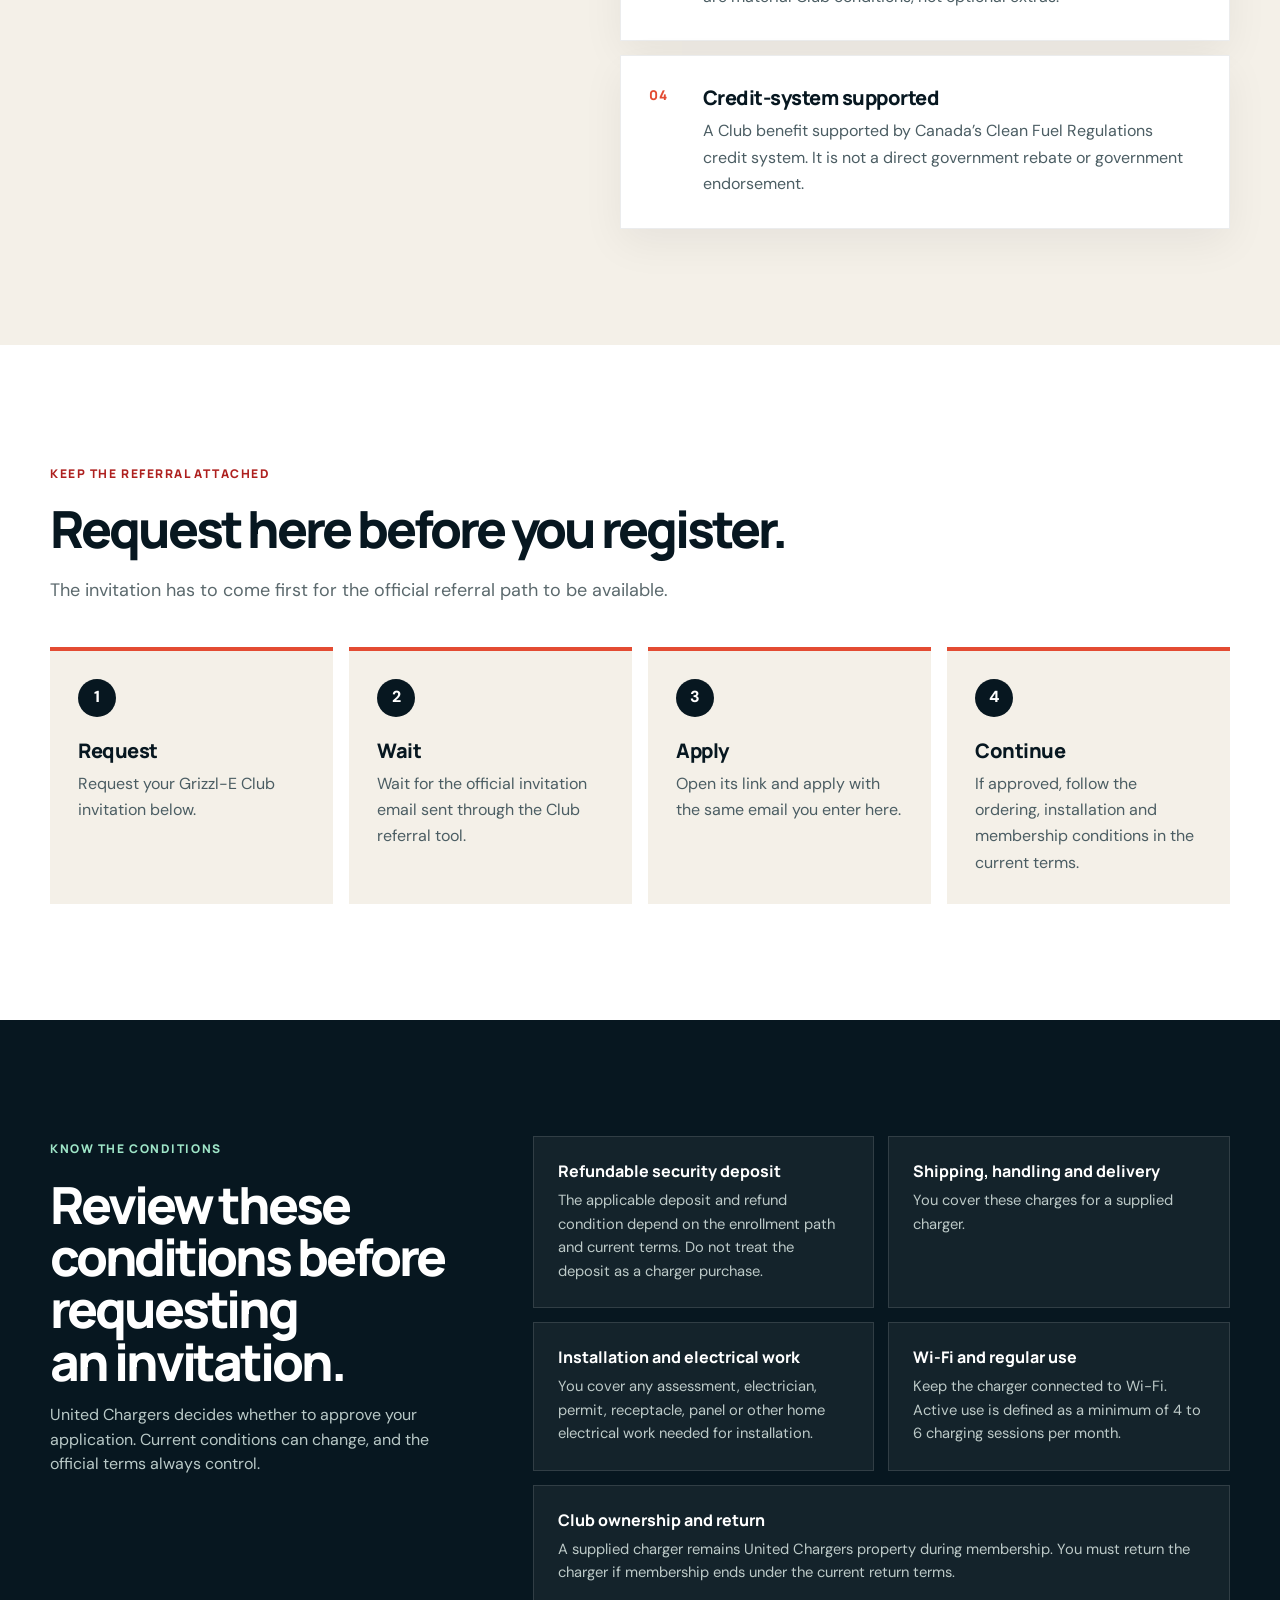
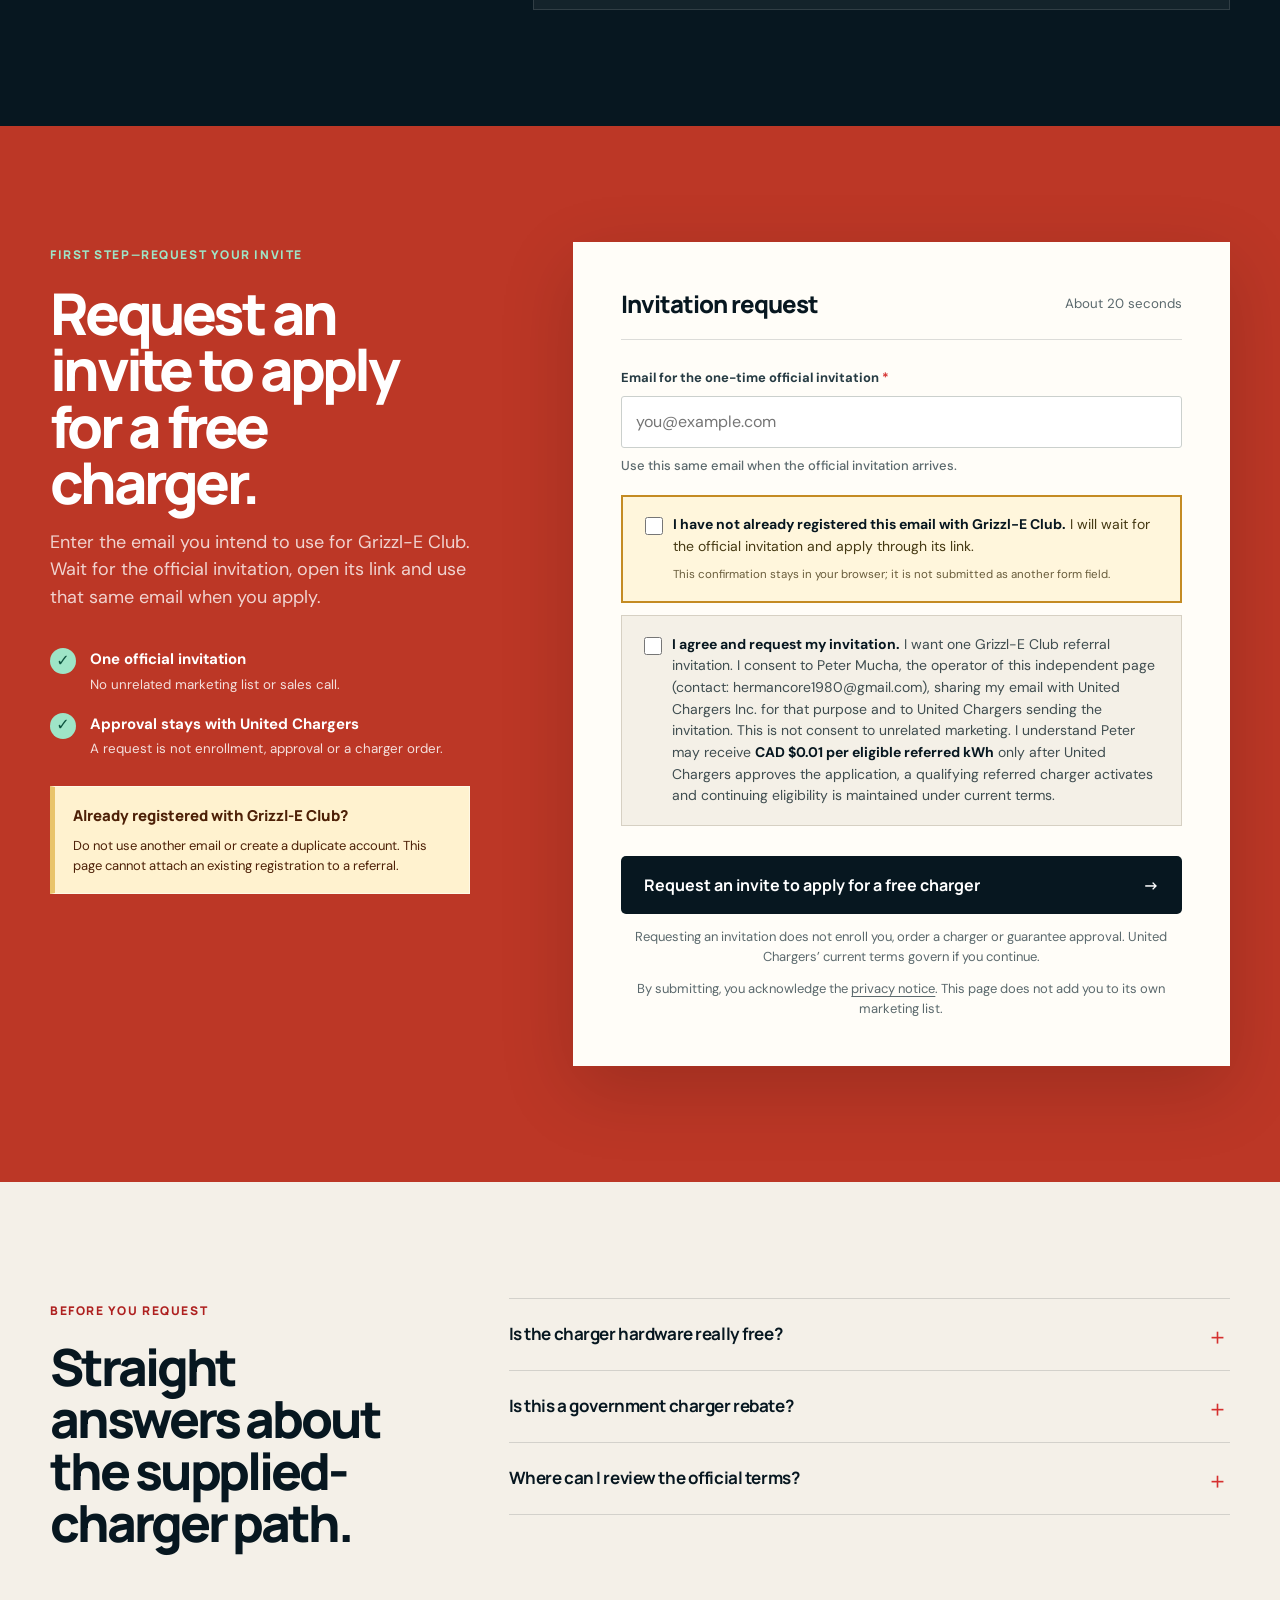
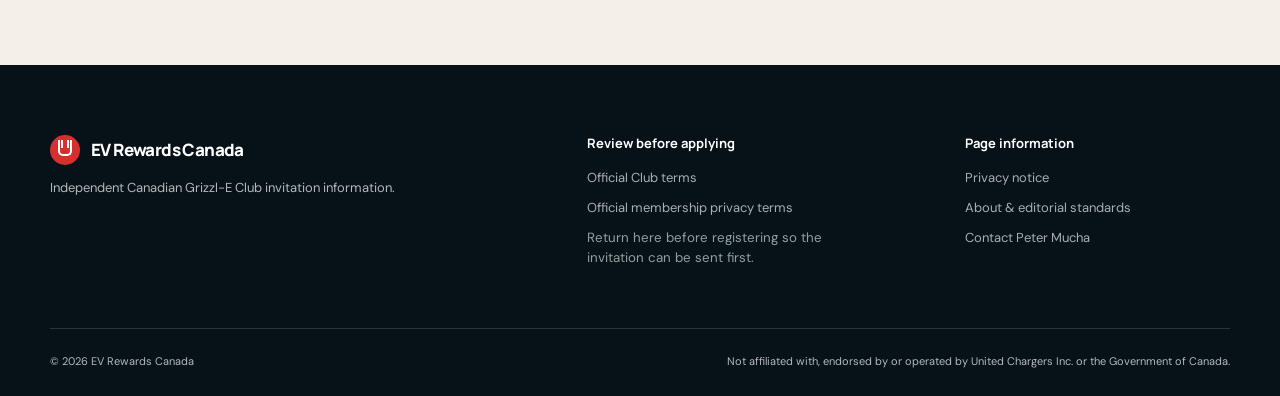
<file: free-grizzl-e-charger-canada/index.html>
<!doctype html>
<html lang="en-CA">
<head>
  <meta charset="utf-8">
  <meta name="viewport" content="width=device-width,initial-scale=1,viewport-fit=cover">
  <meta name="theme-color" content="#071720">
  <meta name="robots" content="noindex,follow">
  <meta name="description" content="Request an invitation to apply for a free Grizzl-E Level 2 charger. Refundable deposit, shipping, installation and approval conditions apply.">
  <link rel="canonical" href="https://www.evrewards.ca/free-grizzl-e-charger-canada/">
  <meta property="og:type" content="website">
  <meta property="og:locale" content="en_CA">
  <meta property="og:site_name" content="EV Rewards Canada">
  <meta property="og:url" content="https://www.evrewards.ca/free-grizzl-e-charger-canada/">
  <meta property="og:title" content="Request an Invite to Apply for a Free Grizzl-E Level 2 Charger">
  <meta property="og:description" content="An independent Grizzl-E Club invitation path for Canadians. Refundable deposit, shipping, installation and approval conditions apply.">
  <meta property="og:image" content="https://www.evrewards.ca/assets/og-ev-home.jpg">
  <meta property="og:image:width" content="1200">
  <meta property="og:image:height" content="630">
  <meta property="og:image:alt" content="An electric vehicle charging at a Canadian home at dusk">
  <meta name="twitter:card" content="summary_large_image">
  <meta name="twitter:title" content="Request an Invite to Apply for a Free Grizzl-E Level 2 Charger">
  <meta name="twitter:description" content="Refundable deposit, shipping, installation and approval conditions apply.">
  <meta name="twitter:image" content="https://www.evrewards.ca/assets/og-ev-home.jpg">
  <title>Request an Invite to Apply for a Free Grizzl-E Level 2 Charger | EV Rewards Canada</title>
  <link rel="icon" href="../assets/favicon.svg" type="image/svg+xml">
  <link rel="preconnect" href="https://fonts.googleapis.com">
  <link rel="preconnect" href="https://fonts.gstatic.com" crossorigin>
  <link href="https://fonts.googleapis.com/css2?family=DM+Sans:wght@400;500;600;700&family=Manrope:wght@500;600;700;800&display=swap" rel="stylesheet">
  <link rel="stylesheet" href="../styles.css?v=20260823-1">
  <link rel="stylesheet" href="../ad-landing.css?v=20260823-2">
</head>
<body class="ad-page">
  <a class="skip-link" href="#main">Skip to main content</a>

  <div class="disclosure-bar">
    <div class="wrap disclosure-inner">
      <span><strong>Independent member referral:</strong> Peter Mucha may receive CAD $0.01 per eligible referred kWh only after a visitor voluntarily requests an invitation, United Chargers approves the application, a qualifying referred charger activates and continuing eligibility is maintained under current terms.</span>
      <a href="#referral-disclosure">Full disclosure</a>
    </div>
  </div>

  <header class="site-header" id="top">
    <div class="wrap nav-wrap ad-nav">
      <a class="brand" href="../" aria-label="EV Rewards Canada home"><span class="brand-mark" aria-hidden="true"><span></span></span><span>EV Rewards Canada</span></a>
      <span class="ad-header-note">Independent Grizzl-E Club invitation guide</span>
    </div>
  </header>

  <main id="main">
    <section class="hero ad-hero">
      <img class="hero-image" src="../assets/hero-ev-home.webp" alt="An electric vehicle charging at a Canadian home at dusk" width="1672" height="941">
      <div class="hero-shade" aria-hidden="true"></div>
      <div class="wrap hero-content">
        <div class="hero-copy">
          <div class="eyebrow"><span class="eyebrow-dot"></span> For Canadian EV drivers</div>
          <h1>Request an invite to apply for a free <span class="no-break">Grizzl-E</span> Level 2 charger.</h1>
          <p class="hero-lede">The current Grizzl-E Club path can supply charger hardware to approved members. It is an application path, not a guaranteed charger offer.</p>
          <div class="invitation-first-callout" role="note"><span>Invitation first</span><p><strong>Request first, wait for the official invitation, then apply through its link using the same email.</strong></p></div>
          <p class="hero-caveat"><strong>Refundable deposit, shipping, installation and electrical work apply.</strong> United Chargers decides approval and charger availability under current terms.</p>
          <div class="hero-actions"><a class="button button-primary" href="#request">Request an invite to apply for a free charger</a><a class="button button-ghost" href="#conditions">Review the conditions</a></div>
        </div>
      </div>
    </section>

    <section class="ad-proof-strip" aria-label="Free charger path highlights">
      <div class="wrap ad-proof-grid">
        <div><span>Charger hardware</span><strong>Supplied through the Club path</strong></div>
        <div><span>Before applying</span><strong>Request the official invitation first</strong></div>
        <div><span>Decision maker</span><strong>United Chargers and current terms</strong></div>
      </div>
    </section>

    <section class="section ad-program" id="program">
      <div class="wrap ad-program-layout">
        <div class="section-heading">
          <span class="section-label">The simple version</span>
          <h2>Free charger hardware is not the same as free home-charger setup.</h2>
          <p>The current Club page presents a supplied-hardware option. A Club charger is part of the membership arrangement, and the official application decides whether the option is available to you.</p>
          <p>Requesting here does not enroll you, order a charger or guarantee approval. It starts the invitation-first path so the official invitation can be sent before you apply.</p>
        </div>
        <div class="ad-benefits" role="group" aria-label="What to consider before applying">
          <article><span class="ad-number">01</span><h3>Hardware path</h3><p>Approved members can apply for supplied Grizzl-E charger hardware without a hardware purchase price. Availability and the exact charger path follow the current Club offer.</p></article>
          <article><span class="ad-number">02</span><h3>Home setup remains yours</h3><p>Shipping, delivery, professional installation and any necessary electrical work are separate household costs.</p></article>
          <article><span class="ad-number">03</span><h3>Connected membership</h3><p>The charger needs ongoing Wi-Fi connection and active use. These are material Club conditions, not optional extras.</p></article>
          <article><span class="ad-number">04</span><h3>Credit-system supported</h3><p>A Club benefit supported by Canada’s Clean Fuel Regulations credit system. It is not a direct government rebate or government endorsement.</p></article>
        </div>
      </div>
    </section>

    <section class="section ad-sequence" aria-labelledby="sequence-title">
      <div class="wrap">
        <div class="section-heading narrow"><span class="section-label">Keep the referral attached</span><h2 id="sequence-title">Request here before you register.</h2><p>The invitation has to come first for the official referral path to be available.</p></div>
        <div class="ad-steps">
          <article><span>1</span><h3>Request</h3><p>Request your Grizzl-E Club invitation below.</p></article>
          <article><span>2</span><h3>Wait</h3><p>Wait for the official invitation email sent through the Club referral tool.</p></article>
          <article><span>3</span><h3>Apply</h3><p>Open its link and apply with the same email you enter here.</p></article>
          <article><span>4</span><h3>Continue</h3><p>If approved, follow the ordering, installation and membership conditions in the current terms.</p></article>
        </div>
      </div>
    </section>

    <section class="section ad-conditions" id="conditions" aria-labelledby="conditions-title">
      <div class="wrap ad-conditions-layout">
        <div class="section-heading"><span class="section-label light">Know the conditions</span><h2 id="conditions-title">Review these conditions before requesting an invitation.</h2><p>United Chargers decides whether to approve your application. Current conditions can change, and the official terms always control.</p></div>
        <div class="ad-condition-list">
          <article><strong>Refundable security deposit</strong><p>The applicable deposit and refund condition depend on the enrollment path and current terms. Do not treat the deposit as a charger purchase.</p></article>
          <article><strong>Shipping, handling and delivery</strong><p>You cover these charges for a supplied charger.</p></article>
          <article><strong>Installation and electrical work</strong><p>You cover any assessment, electrician, permit, receptacle, panel or other home electrical work needed for installation.</p></article>
          <article><strong>Wi-Fi and regular use</strong><p>Keep the charger connected to Wi-Fi. Active use is defined as a minimum of 4 to 6 charging sessions per month.</p></article>
          <article><strong>Club ownership and return</strong><p>A supplied charger remains United Chargers property during membership. You must return the charger if membership ends under the current return terms.</p></article>
        </div>
      </div>
    </section>

    <section class="section request-section ad-request" id="request">
      <div class="wrap request-layout">
        <div class="request-copy">
          <span class="section-label light">First step—request your invite</span>
          <h2>Request an invite to apply for a free charger.</h2>
          <p>Enter the email you intend to use for Grizzl-E Club. Wait for the official invitation, open its link and use that same email when you apply.</p>
          <div class="mini-proof"><span aria-hidden="true">✓</span><div><strong>One official invitation</strong><small>No unrelated marketing list or sales call.</small></div></div>
          <div class="mini-proof"><span aria-hidden="true">✓</span><div><strong>Approval stays with United Chargers</strong><small>A request is not enrollment, approval or a charger order.</small></div></div>
          <div class="already-registered-note" role="note"><strong>Already registered with Grizzl-E Club?</strong><p>Do not use another email or create a duplicate account. This page cannot attach an existing registration to a referral.</p></div>
        </div>
        <div class="form-card">
          <form id="lead-form" action="https://docs.google.com/forms/d/e/1FAIpQLScjHfMXqzjCqSEOenYSD5lNSnLQ9gwlrP4i1H_WJ5vR4VBIMg/formResponse" method="post" target="form-target" novalidate>
            <div class="form-heading"><span>Invitation request</span><small>About 20 seconds</small></div>
            <label class="field"><span>Email for the one-time official invitation <em>*</em></span><input name="entry.330297441" type="email" autocomplete="email" inputmode="email" required maxlength="160" placeholder="you@example.com"><small>Use this same email when the official invitation arrives.</small></label>
            <div class="eligibility-box"><label><input id="not-registered" type="checkbox" required><span><strong>I have not already registered this email with Grizzl-E Club.</strong> I will wait for the official invitation and apply through its link.</span></label><small>This confirmation stays in your browser; it is not submitted as another form field.</small></div>
            <div class="consent-box" id="referral-disclosure"><label><input type="checkbox" name="entry.305444311" value="I agree and request my invitation" required><span><strong>I agree and request my invitation.</strong> I want one Grizzl-E Club referral invitation. I consent to Peter Mucha, the operator of this independent page (contact: hermancore1980@gmail.com), sharing my email with United Chargers Inc. for that purpose and to United Chargers sending the invitation. This is not consent to unrelated marketing. I understand Peter may receive <strong>CAD $0.01 per eligible referred kWh</strong> only after United Chargers approves the application, a qualifying referred charger activates and continuing eligibility is maintained under current terms.</span></label></div>
            <div class="honeypot" aria-hidden="true"><label>Leave this field empty <input type="text" name="website" tabindex="-1" autocomplete="off"></label></div>
            <input type="hidden" name="entry.445895542" id="source-field" value="website"><input type="hidden" name="fvv" value="1"><input type="hidden" name="pageHistory" value="0">
            <div class="form-error" id="form-error" role="alert" aria-live="polite"></div>
            <button class="button button-submit" type="submit"><span>Request an invite to apply for a free charger</span><span aria-hidden="true">→</span></button>
            <p class="form-privacy">Requesting an invitation does not enroll you, order a charger or guarantee approval. United Chargers’ current terms govern if you continue.</p>
            <p class="form-privacy">By submitting, you acknowledge the <a href="../privacy.html">privacy notice</a>. This page does not add you to its own marketing list.</p>
          </form>
          <div class="success-state" id="success-state" hidden tabindex="-1"><span class="success-mark" aria-hidden="true">✓</span><h3>Request received. Please wait for your invitation link to arrive by email.</h3><p><strong>Do not register separately.</strong> Open the official invitation when it arrives and apply with the same email you submitted here.</p><small>Check your inbox and spam folder. The referring member must add your email first.</small></div>
          <iframe name="form-target" id="form-target" title="Form submission target" hidden></iframe>
        </div>
      </div>
    </section>

    <section class="section ad-faq" aria-labelledby="faq-title">
      <div class="wrap ad-faq-layout"><div class="section-heading"><span class="section-label">Before you request</span><h2 id="faq-title">Straight answers about the supplied-charger path.</h2></div>
        <div class="faq-list">
          <details><summary>Is the charger hardware really free?</summary><p>The supplied-hardware path can have no charger purchase price for an approved member. A refundable deposit, shipping and installation can still apply, and the charger remains part of the Club arrangement.</p></details>
          <details><summary>Is this a government charger rebate?</summary><p>No. A Club benefit supported by Canada’s Clean Fuel Regulations credit system. It is not a direct government rebate or government endorsement; United Chargers decides Club applications, supplied chargers and rewards under current terms.</p></details>
          <details><summary>Where can I review the official terms?</summary><p><a href="https://club.grizzl-e.com/en/terms" target="_blank" rel="noopener">Read the official Club terms</a>, then return here before registering so you can request the invitation first.</p></details>
        </div>
      </div>
    </section>
  </main>

  <footer><div class="wrap footer-grid ad-footer"><div><a class="brand footer-brand" href="#top"><span class="brand-mark" aria-hidden="true"><span></span></span><span>EV Rewards Canada</span></a><p>Independent Canadian Grizzl-E Club invitation information.</p></div><div><strong>Review before applying</strong><a href="https://club.grizzl-e.com/en/terms" target="_blank" rel="noopener">Official Club terms</a><a href="https://club.grizzl-e.com/en/privacy-data-collection" target="_blank" rel="noopener">Official membership privacy terms</a><small>Return here before registering so the invitation can be sent first.</small></div><div><strong>Page information</strong><a href="../privacy.html">Privacy notice</a><a href="../about/">About &amp; editorial standards</a><a href="mailto:hermancore1980@gmail.com">Contact Peter Mucha</a></div></div><div class="wrap footer-bottom"><span>© <span id="year"></span> EV Rewards Canada</span><span>Not affiliated with, endorsed by or operated by United Chargers Inc. or the Government of Canada.</span></div></footer>

  <div class="mobile-cta"><a class="button button-primary" href="#lead-form">Request invite</a></div>
  <script src="../analytics.js?v=20260823-1"></script>
  <script src="../script.js?v=20260902-1" defer></script>
  <script src="../ad-landing.js?v=20260907-1" defer></script>
</body>
</html>
</file>
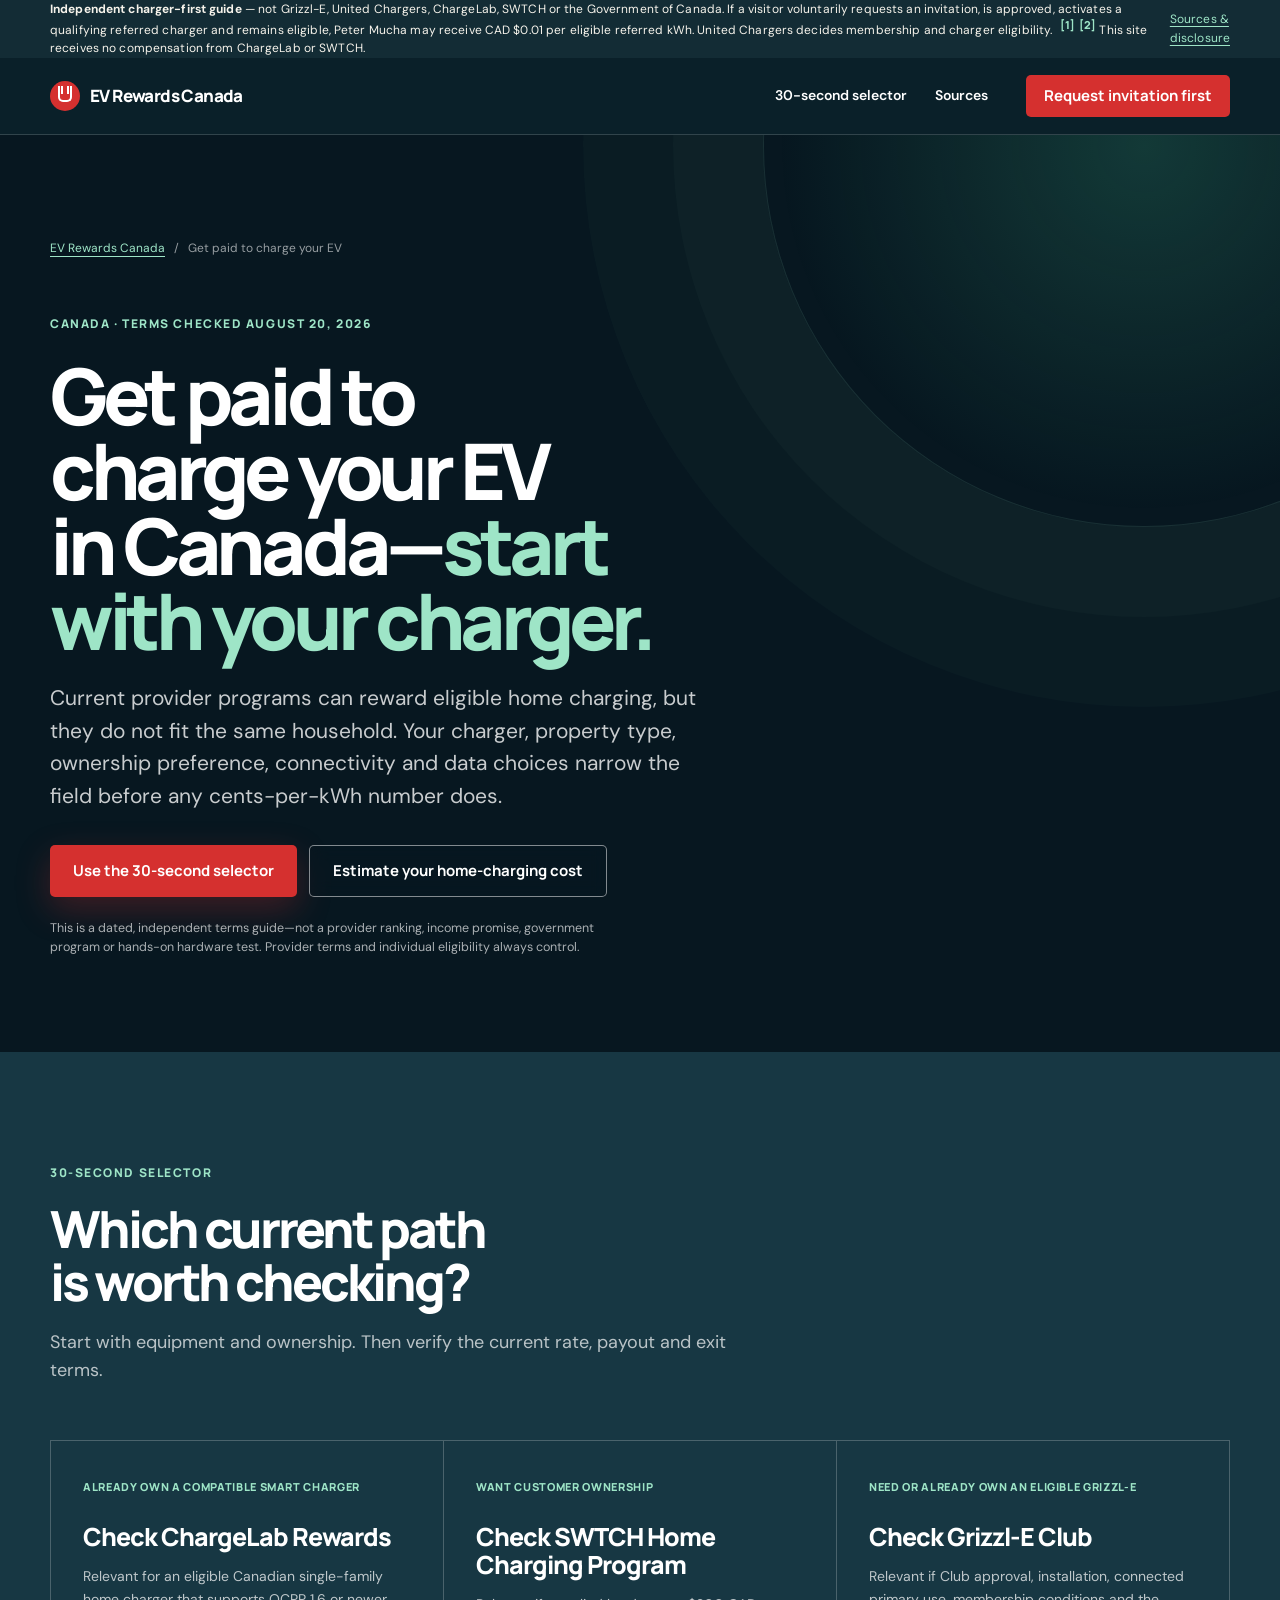
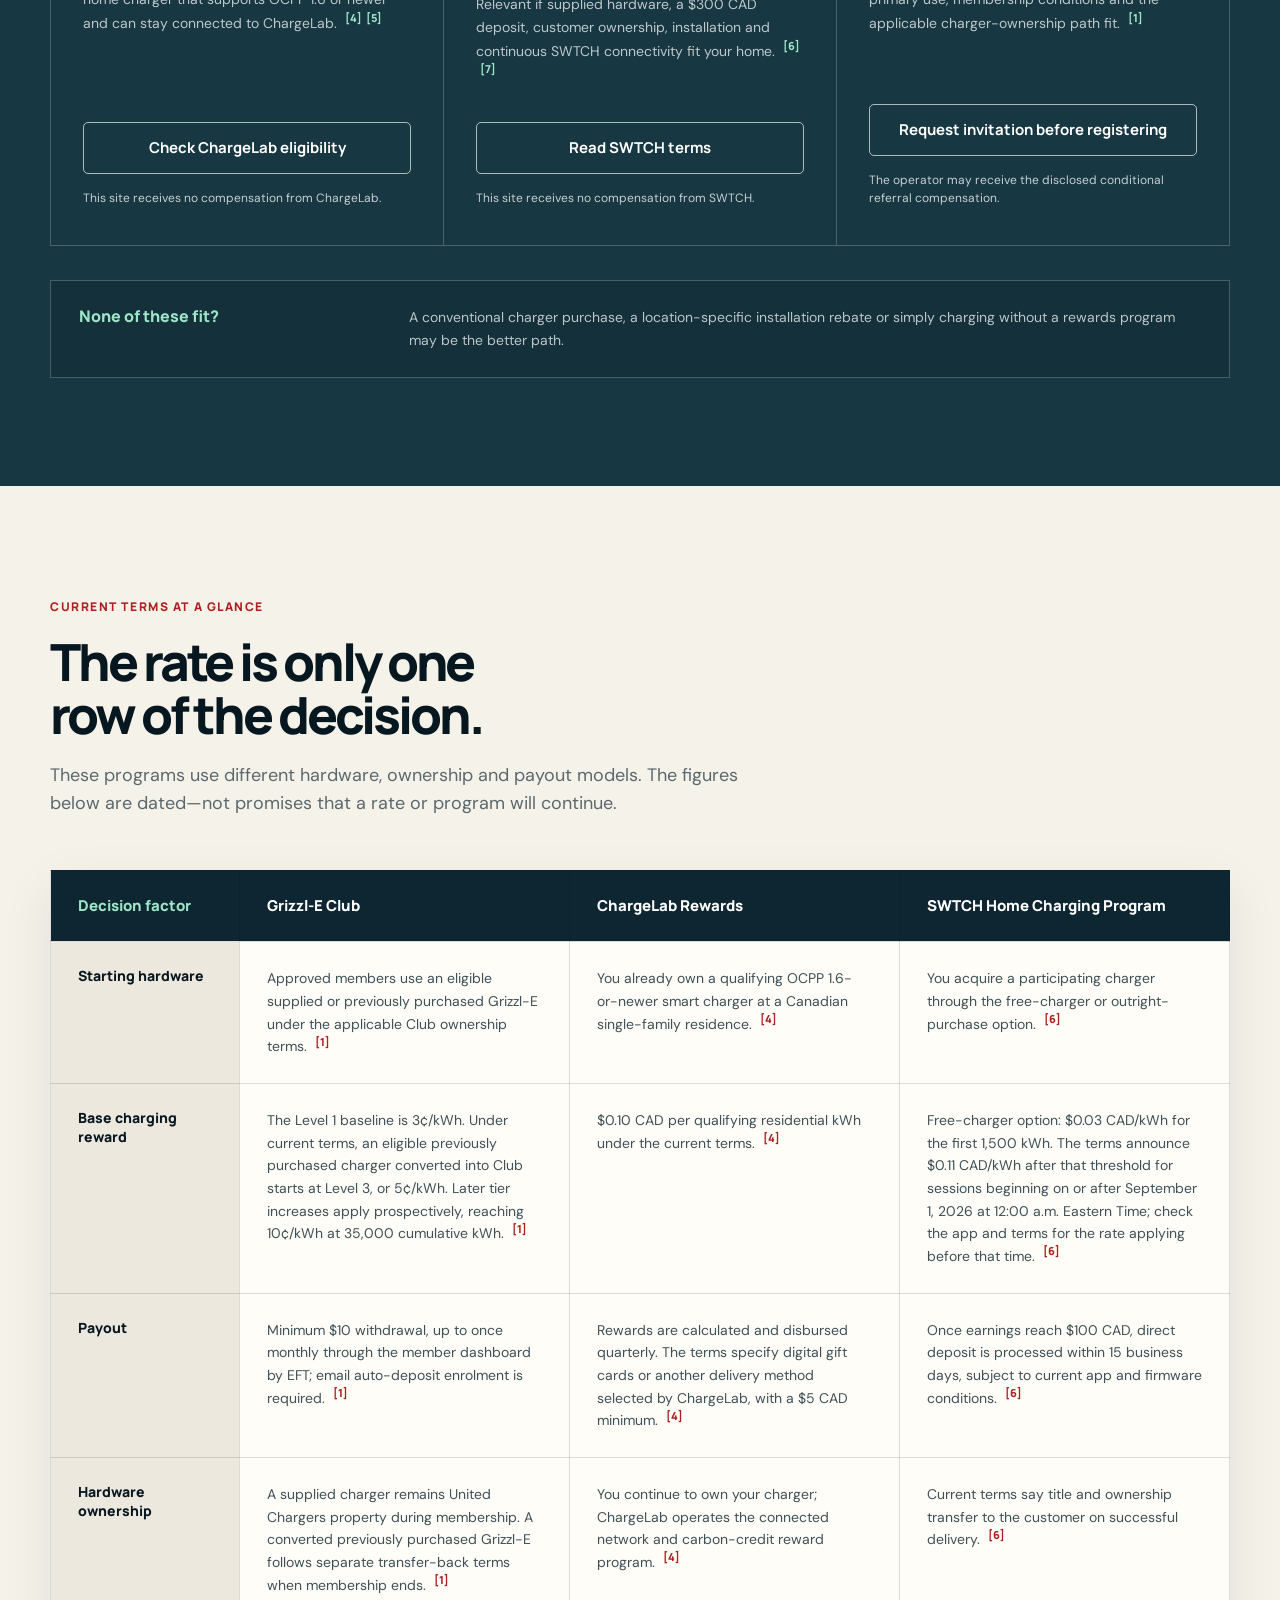
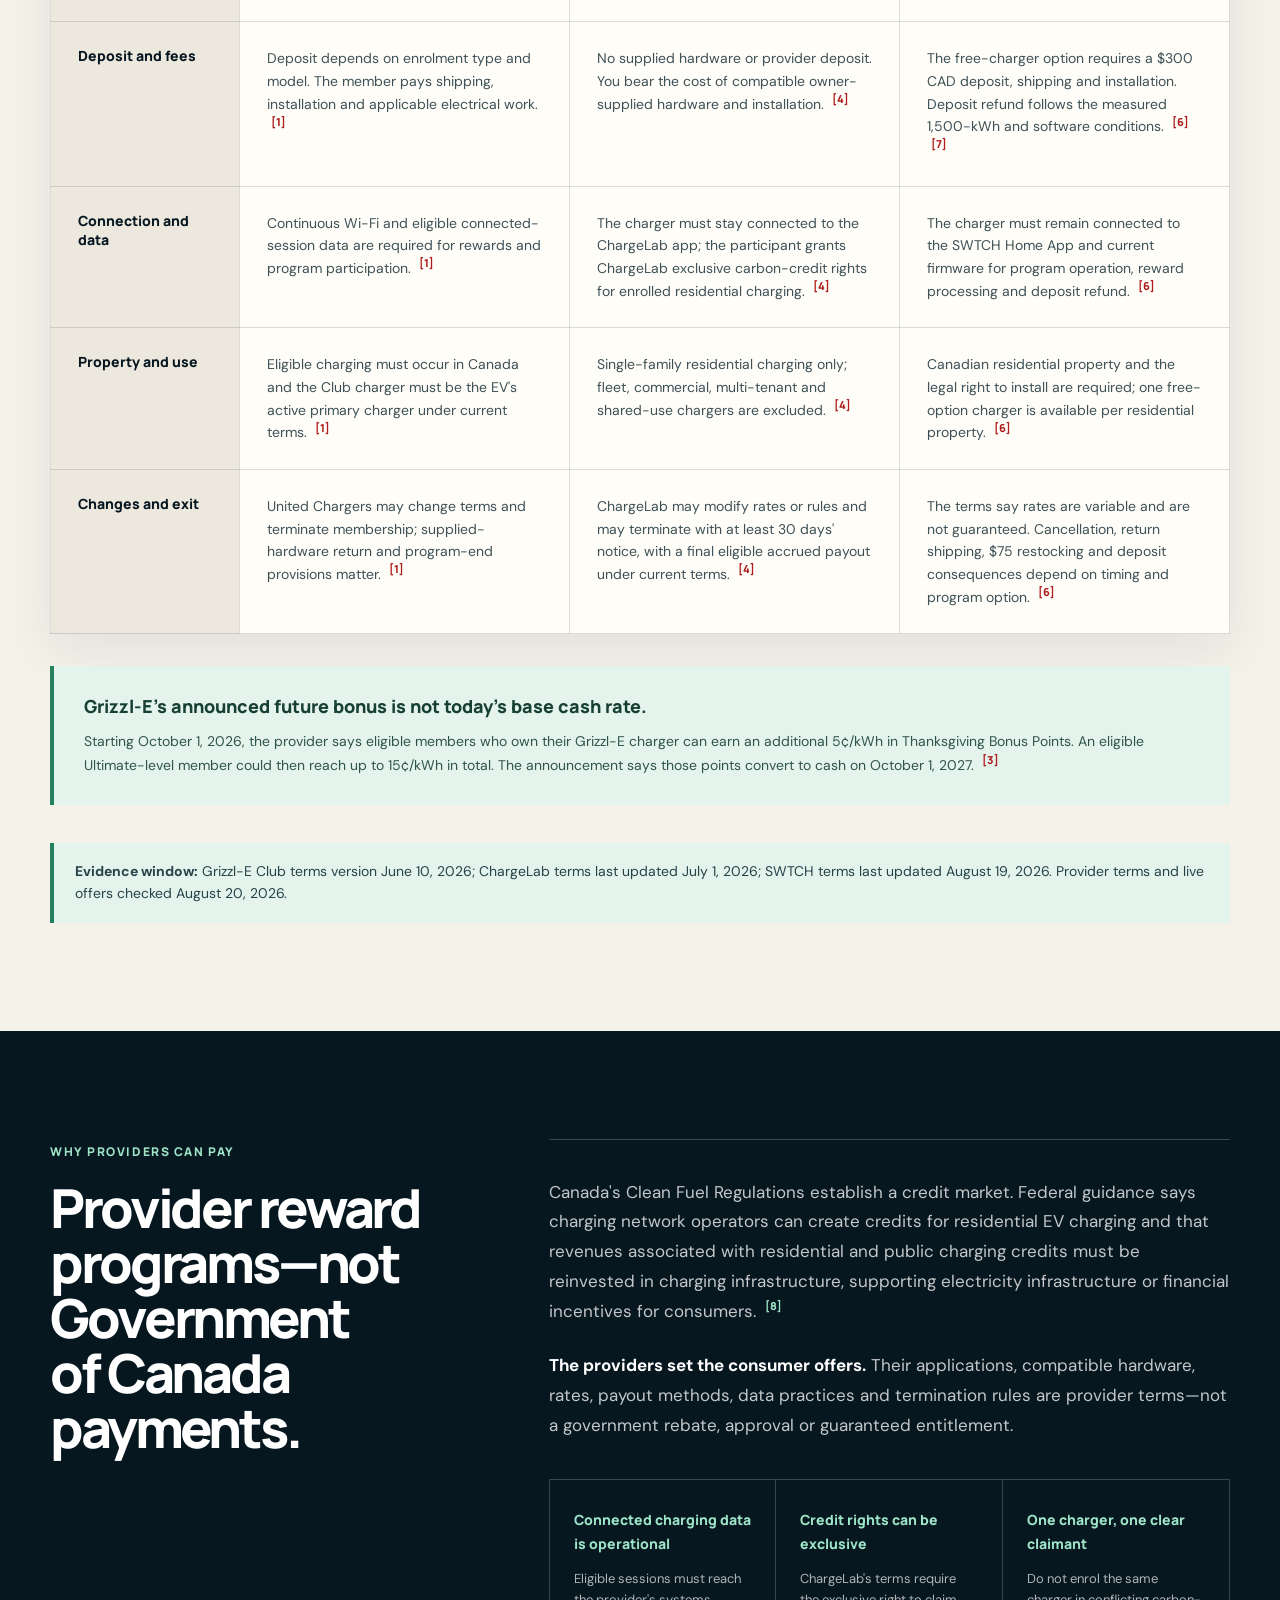
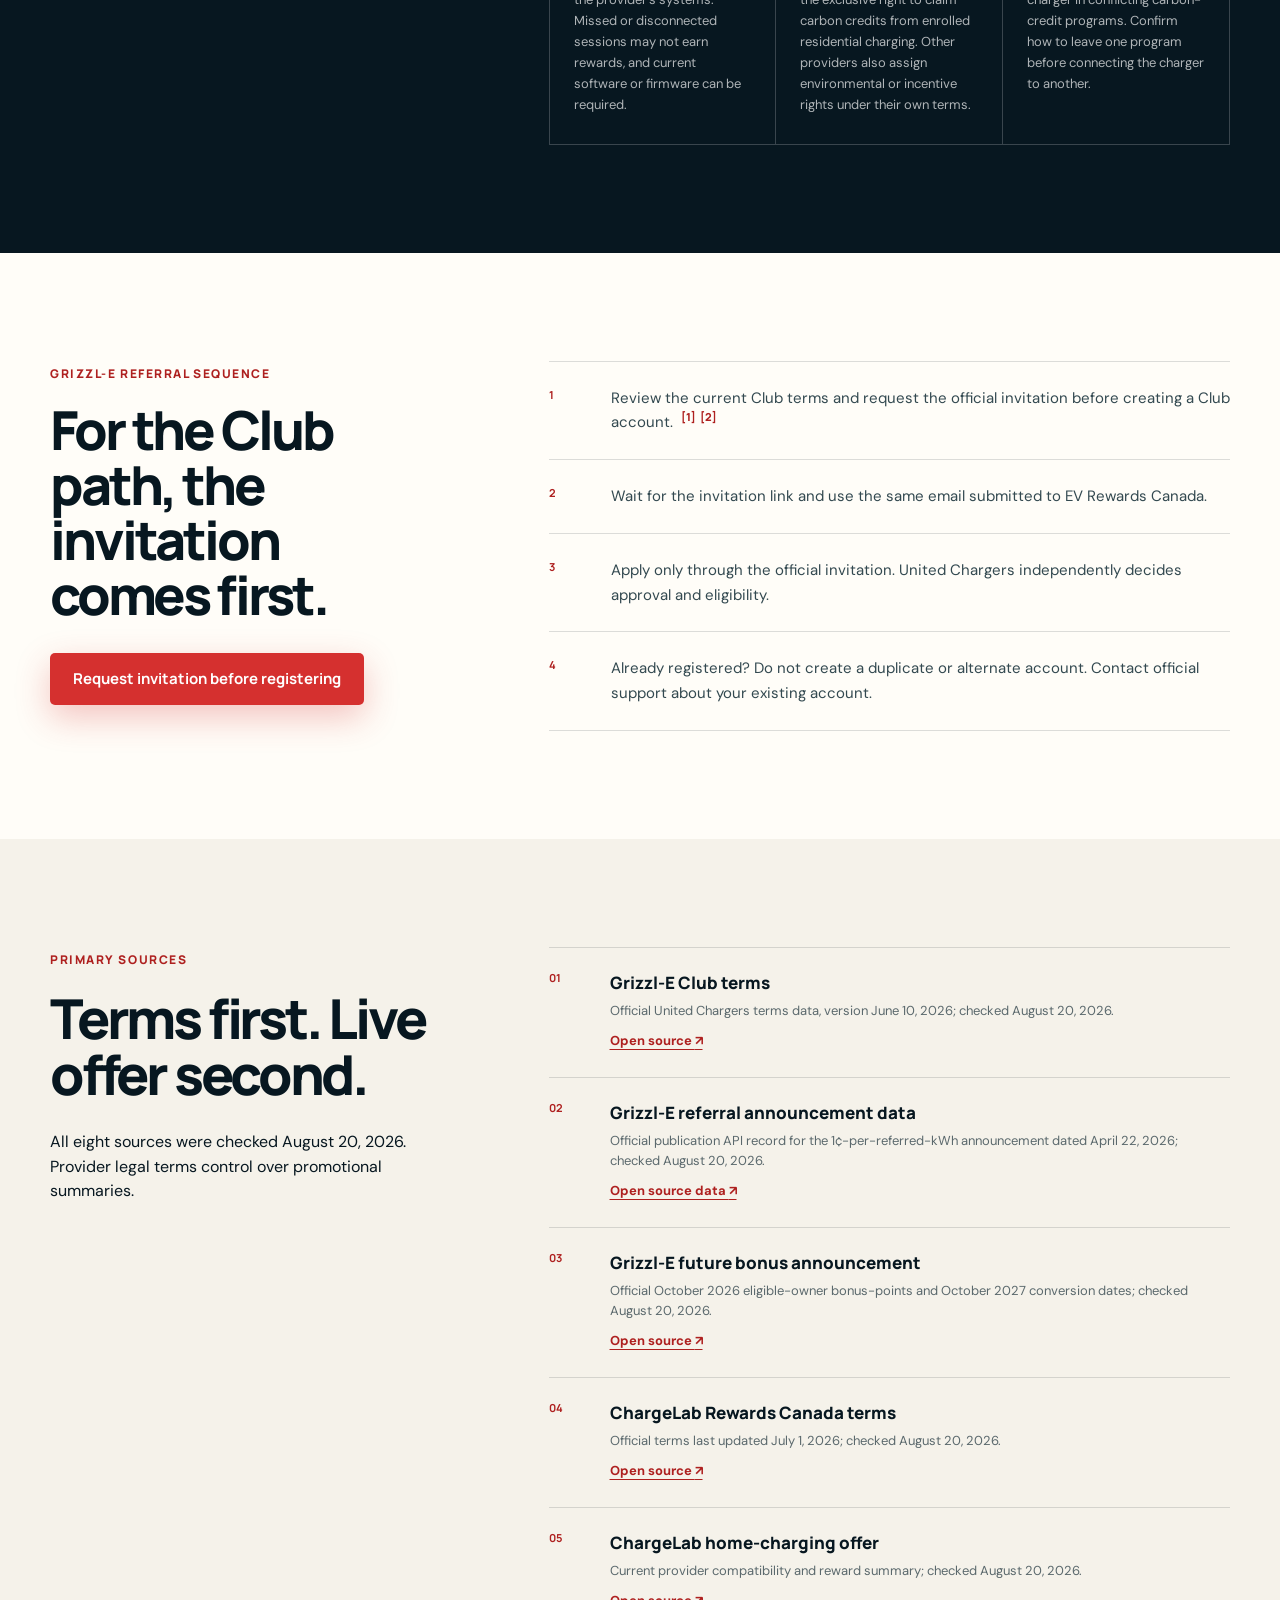
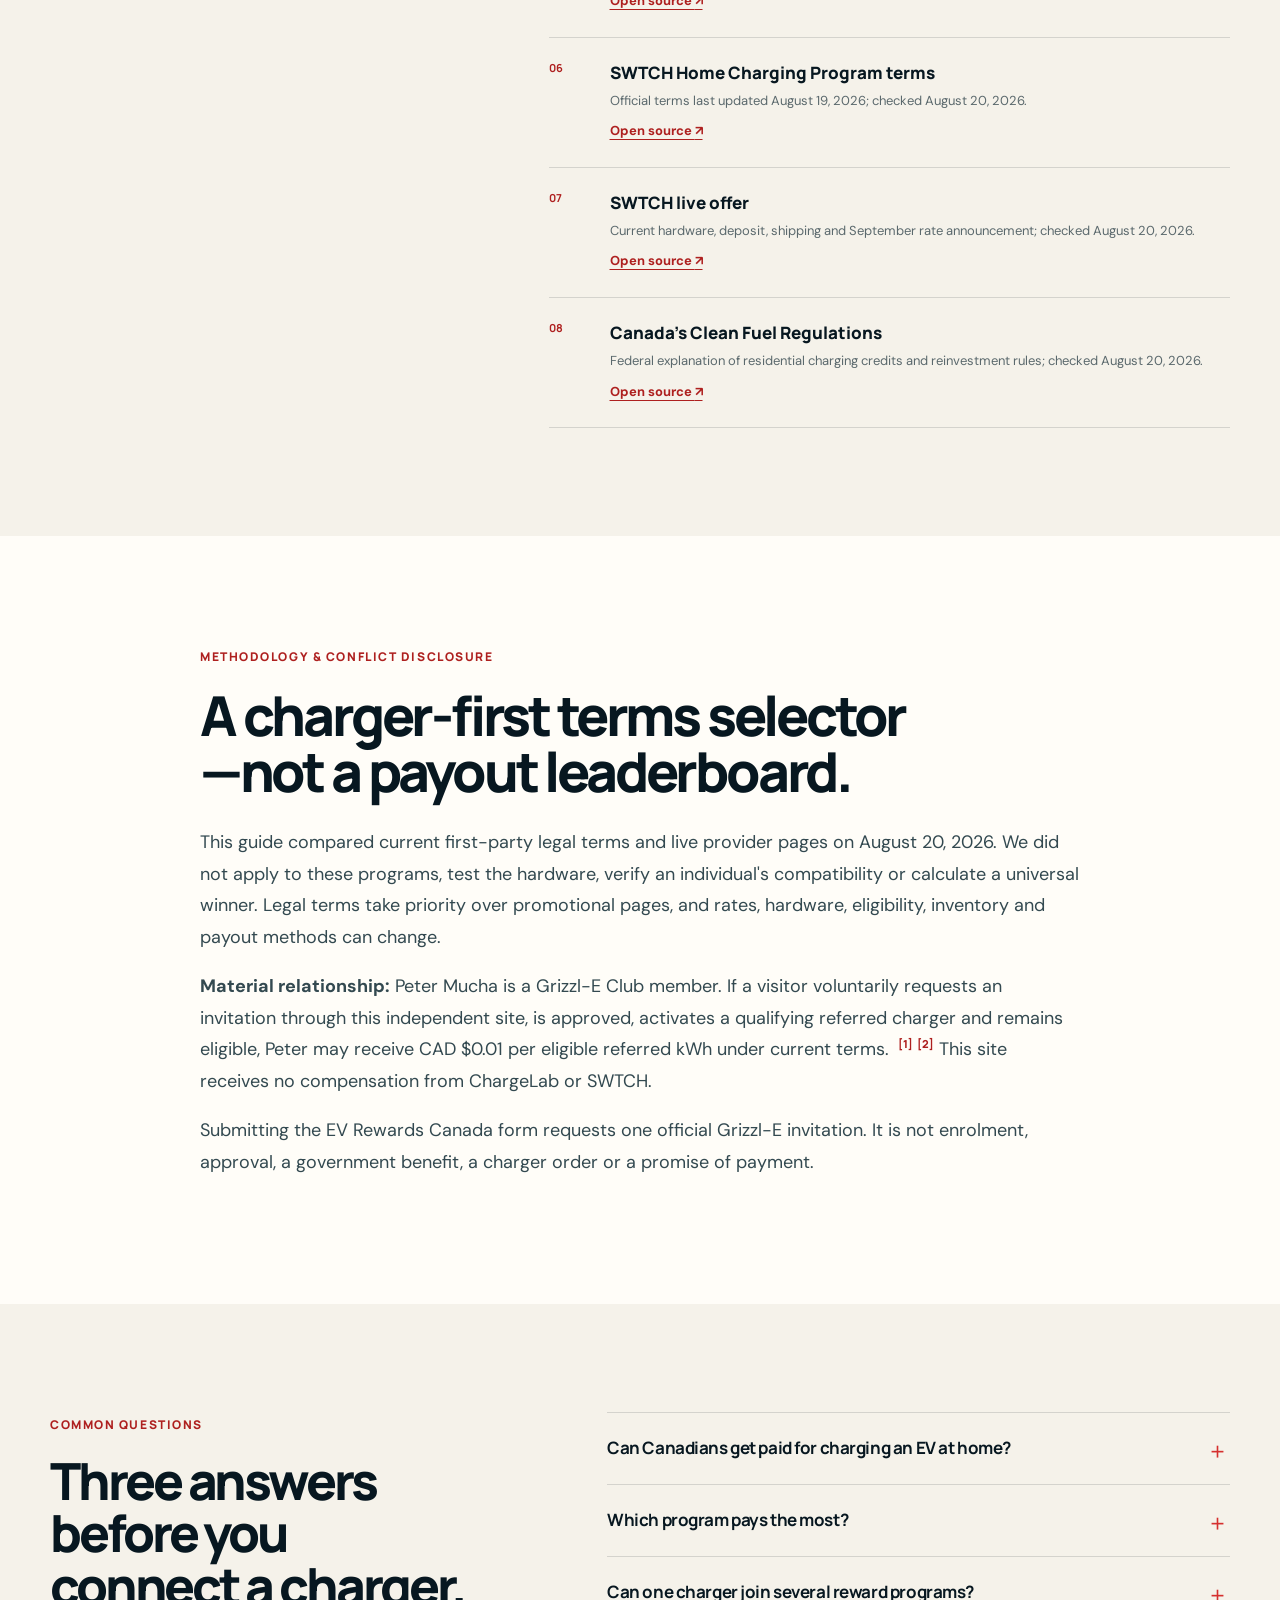
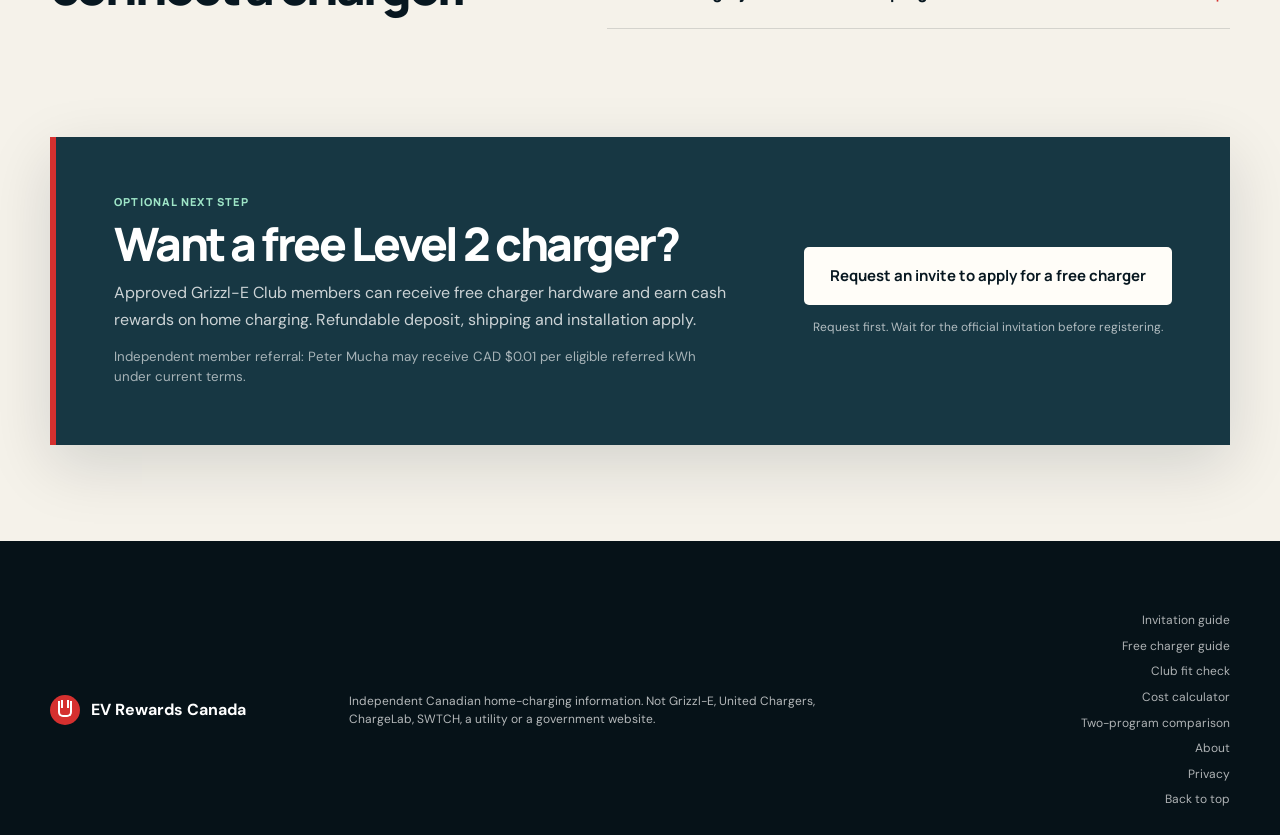
<file: get-paid-to-charge-ev-canada/index.html>
<!doctype html>
<html lang="en-CA">
<head>
  <meta charset="utf-8">
  <meta name="viewport" content="width=device-width,initial-scale=1,viewport-fit=cover">
  <meta name="theme-color" content="#071720">
  <meta name="robots" content="index,follow,max-image-preview:large">
  <meta name="description" content="Compare current Canadian home EV charging reward programs by charger compatibility, ownership, rates, payouts, data requirements and exit terms.">
  <link rel="canonical" href="https://www.evrewards.ca/get-paid-to-charge-ev-canada/">
  <meta property="og:type" content="article">
  <meta property="og:locale" content="en_CA">
  <meta property="og:site_name" content="EV Rewards Canada">
  <meta property="og:url" content="https://www.evrewards.ca/get-paid-to-charge-ev-canada/">
  <meta property="og:title" content="Get Paid to Charge Your EV in Canada">
  <meta property="og:description" content="A charger-first selector for current Canadian home EV charging reward programs.">
  <meta property="og:image" content="https://www.evrewards.ca/assets/og-get-paid-to-charge-ev-canada.jpg">
  <meta property="og:image:width" content="1200">
  <meta property="og:image:height" content="630">
  <meta property="og:image:alt" content="Independent Canadian home EV charging rewards selector">
  <meta property="article:published_time" content="2026-08-21">
  <meta property="article:modified_time" content="2026-08-21">
  <meta name="twitter:card" content="summary_large_image">
  <meta name="twitter:title" content="Get Paid to Charge Your EV in Canada">
  <meta name="twitter:description" content="Compare current home-charging reward paths by the charger and conditions they require.">
  <meta name="twitter:image" content="https://www.evrewards.ca/assets/og-get-paid-to-charge-ev-canada.jpg">
  <title>Get Paid to Charge Your EV in Canada: Compare Programs (2026)</title>
  <link rel="icon" href="../assets/favicon.svg" type="image/svg+xml">
  <link rel="preconnect" href="https://fonts.googleapis.com">
  <link rel="preconnect" href="https://fonts.gstatic.com" crossorigin>
  <link href="https://fonts.googleapis.com/css2?family=DM+Sans:wght@400;500;600;700&family=Manrope:wght@500;600;700;800&display=swap" rel="stylesheet">
  <link rel="stylesheet" href="../styles.css?v=20260823-1">
  <script type="application/ld+json">
  {
    "@context": "https://schema.org",
    "@graph": [
      {
        "@type": "Article",
        "headline": "Get Paid to Charge Your EV in Canada: Compare Current Home-Charging Programs",
        "description": "A dated, independent charger-first selector for current Canadian residential EV charging reward programs.",
        "datePublished": "2026-08-21",
        "dateModified": "2026-08-21",
        "inLanguage": "en-CA",
        "author": {"@type": "Organization", "name": "Peter's EV Rewards Canada"},
        "publisher": {"@type": "Organization", "name": "EV Rewards Canada"},
        "mainEntityOfPage": "https://www.evrewards.ca/get-paid-to-charge-ev-canada/",
        "image": "https://www.evrewards.ca/assets/og-get-paid-to-charge-ev-canada.jpg"
      },
      {
        "@type": "FAQPage",
        "mainEntity": [
          {
            "@type": "Question",
            "name": "Can Canadians get paid for charging an EV at home?",
            "acceptedAnswer": {"@type": "Answer", "text": "Some Canadian provider programs reward eligible connected residential EV charging. Hardware compatibility, property type, data connection, carbon-credit rights, reward rates, payout methods and exit terms differ by provider."}
          },
          {
            "@type": "Question",
            "name": "Which Canadian EV charging rewards program pays the most?",
            "acceptedAnswer": {"@type": "Answer", "text": "A single rate is not an apples-to-apples ranking. Programs can differ in starting hardware, ownership, deposit, installation, eligibility, payout instrument, threshold, future effective dates and rate-change rights."}
          },
          {
            "@type": "Question",
            "name": "Can one home charger join multiple carbon-credit reward programs?",
            "acceptedAnswer": {"@type": "Answer", "text": "Do not enrol the same charger in conflicting programs. Read each provider's current carbon-credit and incentive assignment terms and complete any required exit process before connecting another operator."}
          }
        ]
      },
      {
        "@type": "BreadcrumbList",
        "itemListElement": [
          {"@type": "ListItem", "position": 1, "name": "EV Rewards Canada", "item": "https://www.evrewards.ca/"},
          {"@type": "ListItem", "position": 2, "name": "Get paid to charge your EV in Canada", "item": "https://www.evrewards.ca/get-paid-to-charge-ev-canada/"}
        ]
      }
    ]
  }
  </script>
</head>
<body class="comparison-page paid-charging-page">
  <a class="skip-link" href="#main">Skip to main content</a>

  <div class="disclosure-bar" id="referral-disclosure">
    <div class="wrap disclosure-inner">
      <span><strong>Independent charger-first guide</strong> — not Grizzl-E, United Chargers, ChargeLab, SWTCH or the Government of Canada. If a visitor voluntarily requests an invitation, is approved, activates a qualifying referred charger and remains eligible, Peter Mucha may receive CAD $0.01 per eligible referred kWh. United Chargers decides membership and charger eligibility. <a class="citation light-citation" href="#source-1" aria-label="Source 1">[1]</a><a class="citation light-citation" href="#source-2" aria-label="Source 2">[2]</a> This site receives no compensation from ChargeLab or SWTCH.</span>
      <a href="#methodology">Sources & disclosure</a>
    </div>
  </div>

  <header class="compare-header" id="top">
    <div class="wrap nav-wrap">
      <a class="brand" href="../" aria-label="EV Rewards Canada home">
        <span class="brand-mark" aria-hidden="true"><span></span></span>
        <span>EV Rewards Canada</span>
      </a>
      <nav aria-label="Paid-charging guide navigation">
        <a href="#selector">30-second selector</a>
        <a href="#sources">Sources</a>
      </nav>
      <a class="button button-small" href="../?src=organic-paid-to-charge#request">Request invitation first</a>
    </div>
  </header>

  <main id="main">
    <article>
      <header class="compare-hero paid-charging-hero">
        <div class="wrap compare-hero-grid">
          <div class="compare-hero-copy">
            <nav class="breadcrumbs" aria-label="Breadcrumb">
              <a href="../">EV Rewards Canada</a><span aria-hidden="true">/</span><span>Get paid to charge your EV</span>
            </nav>
            <span class="section-label light">Canada · terms checked August 20, 2026</span>
            <h1>Get paid to charge your EV in Canada—<em>start with your charger.</em></h1>
            <p class="compare-lede">Current provider programs can reward eligible home charging, but they do not fit the same household. Your charger, property type, ownership preference, connectivity and data choices narrow the field before any cents-per-kWh number does.</p>
            <div class="hero-actions">
              <a class="button button-primary" href="#selector">Use the 30-second selector</a>
              <a class="button button-ghost" href="../ev-charger-cost-calculator-canada/">Estimate your home-charging cost</a>
            </div>
            <p class="hero-caveat">This is a dated, independent terms guide—not a provider ranking, income promise, government program or hands-on hardware test. Provider terms and individual eligibility always control.</p>
          </div>
        </div>
      </header>

      <section class="reward-selector" id="selector" aria-labelledby="selector-title">
        <div class="wrap">
          <div class="section-heading narrow">
            <span class="section-label light">30-second selector</span>
            <h2 id="selector-title">Which current path is worth checking?</h2>
            <p>Start with equipment and ownership. Then verify the current rate, payout and exit terms.</p>
          </div>
          <div class="reward-selector-grid">
            <article>
              <span>Already own a compatible smart charger</span>
              <h3>Check ChargeLab Rewards</h3>
              <p>Relevant for an eligible Canadian single-family home charger that supports OCPP 1.6 or newer and can stay connected to ChargeLab. <a class="citation light-citation" href="#source-4" aria-label="Source 4">[4]</a><a class="citation light-citation" href="#source-5" aria-label="Source 5">[5]</a></p>
              <a class="button button-outline-light" href="https://chargelab.co/home-charging-rewards-canada" target="_blank" rel="noopener">Check ChargeLab eligibility</a>
              <small>This site receives no compensation from ChargeLab.</small>
            </article>
            <article>
              <span>Want customer ownership</span>
              <h3>Check SWTCH Home Charging Program</h3>
              <p>Relevant if supplied hardware, a $300 CAD deposit, customer ownership, installation and continuous SWTCH connectivity fit your home. <a class="citation light-citation" href="#source-6" aria-label="Source 6">[6]</a><a class="citation light-citation" href="#source-7" aria-label="Source 7">[7]</a></p>
              <a class="button button-outline-light" href="https://shop.swtchenergy.com/pages/terms-of-service" target="_blank" rel="noopener">Read SWTCH terms</a>
              <small>This site receives no compensation from SWTCH.</small>
            </article>
            <article>
              <span>Need or already own an eligible Grizzl-E</span>
              <h3>Check Grizzl-E Club</h3>
              <p>Relevant if Club approval, installation, connected primary use, membership conditions and the applicable charger-ownership path fit. <a class="citation light-citation" href="#source-1" aria-label="Source 1">[1]</a></p>
              <a class="button button-outline-light" href="../?src=organic-paid-to-charge#request">Request invitation before registering</a>
              <small>The operator may receive the disclosed conditional referral compensation.</small>
            </article>
          </div>
          <aside class="selector-exit">
            <strong>None of these fit?</strong>
            <p>A conventional charger purchase, a location-specific installation rebate or simply charging without a rewards program may be the better path.</p>
          </aside>
        </div>
      </section>

      <section class="reward-comparison" id="compare" aria-labelledby="comparison-title">
        <div class="wrap">
          <div class="section-heading narrow">
            <span class="section-label">Current terms at a glance</span>
            <h2 id="comparison-title">The rate is only one row of the decision.</h2>
            <p>These programs use different hardware, ownership and payout models. The figures below are dated—not promises that a rate or program will continue.</p>
          </div>
          <p class="swipe-note">Swipe horizontally to compare all programs <span aria-hidden="true">→</span></p>
          <div class="table-scroll" role="region" tabindex="0" aria-label="Scrollable comparison of Canadian home EV charging reward programs">
            <table class="comparison-table reward-comparison-table">
              <caption>Canadian residential home-charging reward paths, terms checked August 20, 2026</caption>
              <thead>
                <tr><th scope="col">Decision factor</th><th scope="col">Grizzl-E Club</th><th scope="col">ChargeLab Rewards</th><th scope="col">SWTCH Home Charging Program</th></tr>
              </thead>
              <tbody>
                <tr><th scope="row">Starting hardware</th><td>Approved members use an eligible supplied or previously purchased Grizzl-E under the applicable Club ownership terms. <a class="citation" href="#source-1" aria-label="Source 1">[1]</a></td><td>You already own a qualifying OCPP 1.6-or-newer smart charger at a Canadian single-family residence. <a class="citation" href="#source-4" aria-label="Source 4">[4]</a></td><td>You acquire a participating charger through the free-charger or outright-purchase option. <a class="citation" href="#source-6" aria-label="Source 6">[6]</a></td></tr>
                <tr><th scope="row">Base charging reward</th><td>The Level 1 baseline is 3¢/kWh. Under current terms, an eligible previously purchased charger converted into Club starts at Level 3, or 5¢/kWh. Later tier increases apply prospectively, reaching 10¢/kWh at 35,000 cumulative kWh. <a class="citation" href="#source-1" aria-label="Source 1">[1]</a></td><td>$0.10 CAD per qualifying residential kWh under the current terms. <a class="citation" href="#source-4" aria-label="Source 4">[4]</a></td><td>Free-charger option: $0.03 CAD/kWh for the first 1,500 kWh. The terms announce $0.11 CAD/kWh after that threshold for sessions beginning on or after September 1, 2026 at 12:00 a.m. Eastern Time; check the app and terms for the rate applying before that time. <a class="citation" href="#source-6" aria-label="Source 6">[6]</a></td></tr>
                <tr><th scope="row">Payout</th><td>Minimum $10 withdrawal, up to once monthly through the member dashboard by EFT; email auto-deposit enrolment is required. <a class="citation" href="#source-1" aria-label="Source 1">[1]</a></td><td>Rewards are calculated and disbursed quarterly. The terms specify digital gift cards or another delivery method selected by ChargeLab, with a $5 CAD minimum. <a class="citation" href="#source-4" aria-label="Source 4">[4]</a></td><td>Once earnings reach $100 CAD, direct deposit is processed within 15 business days, subject to current app and firmware conditions. <a class="citation" href="#source-6" aria-label="Source 6">[6]</a></td></tr>
                <tr><th scope="row">Hardware ownership</th><td>A supplied charger remains United Chargers property during membership. A converted previously purchased Grizzl-E follows separate transfer-back terms when membership ends. <a class="citation" href="#source-1" aria-label="Source 1">[1]</a></td><td>You continue to own your charger; ChargeLab operates the connected network and carbon-credit reward program. <a class="citation" href="#source-4" aria-label="Source 4">[4]</a></td><td>Current terms say title and ownership transfer to the customer on successful delivery. <a class="citation" href="#source-6" aria-label="Source 6">[6]</a></td></tr>
                <tr><th scope="row">Deposit and fees</th><td>Deposit depends on enrolment type and model. The member pays shipping, installation and applicable electrical work. <a class="citation" href="#source-1" aria-label="Source 1">[1]</a></td><td>No supplied hardware or provider deposit. You bear the cost of compatible owner-supplied hardware and installation. <a class="citation" href="#source-4" aria-label="Source 4">[4]</a></td><td>The free-charger option requires a $300 CAD deposit, shipping and installation. Deposit refund follows the measured 1,500-kWh and software conditions. <a class="citation" href="#source-6" aria-label="Source 6">[6]</a><a class="citation" href="#source-7" aria-label="Source 7">[7]</a></td></tr>
                <tr><th scope="row">Connection and data</th><td>Continuous Wi-Fi and eligible connected-session data are required for rewards and program participation. <a class="citation" href="#source-1" aria-label="Source 1">[1]</a></td><td>The charger must stay connected to the ChargeLab app; the participant grants ChargeLab exclusive carbon-credit rights for enrolled residential charging. <a class="citation" href="#source-4" aria-label="Source 4">[4]</a></td><td>The charger must remain connected to the SWTCH Home App and current firmware for program operation, reward processing and deposit refund. <a class="citation" href="#source-6" aria-label="Source 6">[6]</a></td></tr>
                <tr><th scope="row">Property and use</th><td>Eligible charging must occur in Canada and the Club charger must be the EV's active primary charger under current terms. <a class="citation" href="#source-1" aria-label="Source 1">[1]</a></td><td>Single-family residential charging only; fleet, commercial, multi-tenant and shared-use chargers are excluded. <a class="citation" href="#source-4" aria-label="Source 4">[4]</a></td><td>Canadian residential property and the legal right to install are required; one free-option charger is available per residential property. <a class="citation" href="#source-6" aria-label="Source 6">[6]</a></td></tr>
                <tr><th scope="row">Changes and exit</th><td>United Chargers may change terms and terminate membership; supplied-hardware return and program-end provisions matter. <a class="citation" href="#source-1" aria-label="Source 1">[1]</a></td><td>ChargeLab may modify rates or rules and may terminate with at least 30 days' notice, with a final eligible accrued payout under current terms. <a class="citation" href="#source-4" aria-label="Source 4">[4]</a></td><td>The terms say rates are variable and are not guaranteed. Cancellation, return shipping, $75 restocking and deposit consequences depend on timing and program option. <a class="citation" href="#source-6" aria-label="Source 6">[6]</a></td></tr>
              </tbody>
            </table>
          </div>
          <div class="future-rate-note">
            <strong>Grizzl-E's announced future bonus is not today's base cash rate.</strong>
            <p>Starting October 1, 2026, the provider says eligible members who own their Grizzl-E charger can earn an additional 5¢/kWh in Thanksgiving Bonus Points. An eligible Ultimate-level member could then reach up to 15¢/kWh in total. The announcement says those points convert to cash on October 1, 2027. <a class="citation" href="#source-3" aria-label="Source 3">[3]</a></p>
          </div>
          <div class="checked-note"><strong>Evidence window:</strong> Grizzl-E Club terms version June 10, 2026; ChargeLab terms last updated July 1, 2026; SWTCH terms last updated August 19, 2026. Provider terms and live offers checked August 20, 2026.</div>
        </div>
      </section>

      <section class="credit-framework-section" aria-labelledby="credit-title">
        <div class="wrap credit-framework-layout">
          <div>
            <span class="section-label light">Why providers can pay</span>
            <h2 id="credit-title">Provider reward programs—not Government of Canada payments.</h2>
          </div>
          <div class="credit-framework-copy">
            <p>Canada's Clean Fuel Regulations establish a credit market. Federal guidance says charging network operators can create credits for residential EV charging and that revenues associated with residential and public charging credits must be reinvested in charging infrastructure, supporting electricity infrastructure or financial incentives for consumers. <a class="citation light-citation" href="#source-8" aria-label="Source 8">[8]</a></p>
            <p><strong>The providers set the consumer offers.</strong> Their applications, compatible hardware, rates, payout methods, data practices and termination rules are provider terms—not a government rebate, approval or guaranteed entitlement.</p>
            <div class="data-choice-grid">
              <div><strong>Connected charging data is operational</strong><p>Eligible sessions must reach the provider's systems. Missed or disconnected sessions may not earn rewards, and current software or firmware can be required.</p></div>
              <div><strong>Credit rights can be exclusive</strong><p>ChargeLab's terms require the exclusive right to claim carbon credits from enrolled residential charging. Other providers also assign environmental or incentive rights under their own terms.</p></div>
              <div><strong>One charger, one clear claimant</strong><p>Do not enrol the same charger in conflicting carbon-credit programs. Confirm how to leave one program before connecting the charger to another.</p></div>
            </div>
          </div>
        </div>
      </section>

      <section class="invitation-sequence paid-invitation-sequence" aria-labelledby="sequence-title">
        <div class="wrap invitation-sequence-layout">
          <div>
            <span class="section-label">Grizzl-E referral sequence</span>
            <h2 id="sequence-title">For the Club path, the invitation comes first.</h2>
            <a class="button button-primary" id="grizzle-invitation-path" href="../?src=organic-paid-to-charge#request">Request invitation before registering</a>
          </div>
          <ol>
            <li><span>1</span><p>Review the current Club terms and request the official invitation before creating a Club account. <a class="citation" href="#source-1" aria-label="Source 1">[1]</a><a class="citation" href="#source-2" aria-label="Source 2">[2]</a></p></li>
            <li><span>2</span><p>Wait for the invitation link and use the same email submitted to EV Rewards Canada.</p></li>
            <li><span>3</span><p>Apply only through the official invitation. United Chargers independently decides approval and eligibility.</p></li>
            <li><span>4</span><p>Already registered? Do not create a duplicate or alternate account. Contact official support about your existing account.</p></li>
          </ol>
        </div>
      </section>

      <section class="sources-section" id="sources" aria-labelledby="sources-title">
        <div class="wrap sources-layout">
          <div class="section-heading">
            <span class="section-label">Primary sources</span>
            <h2 id="sources-title">Terms first. Live offer second.</h2>
            <p>All eight sources were checked August 20, 2026. Provider legal terms control over promotional summaries.</p>
          </div>
          <div class="source-list">
            <article id="source-1"><span>01</span><div><h3>Grizzl-E Club terms</h3><p>Official United Chargers terms data, version June 10, 2026; checked August 20, 2026.</p><a href="https://connect-api.unitedchargers.com/client/terms-and-conditions/latest/club" target="_blank" rel="noopener">Open source <span aria-hidden="true">↗</span></a></div></article>
            <article id="source-2"><span>02</span><div><h3>Grizzl-E referral announcement data</h3><p>Official publication API record for the 1¢-per-referred-kWh announcement dated April 22, 2026; checked August 20, 2026.</p><a href="https://uc-ec-strapi-prod-53jvc.ondigitalocean.app/api/publications/322" target="_blank" rel="noopener">Open source data <span aria-hidden="true">↗</span></a></div></article>
            <article id="source-3"><span>03</span><div><h3>Grizzl-E future bonus announcement</h3><p>Official October 2026 eligible-owner bonus-points and October 2027 conversion dates; checked August 20, 2026.</p><a href="https://grizzl-e.com/news/364" target="_blank" rel="noopener">Open source <span aria-hidden="true">↗</span></a></div></article>
            <article id="source-4"><span>04</span><div><h3>ChargeLab Rewards Canada terms</h3><p>Official terms last updated July 1, 2026; checked August 20, 2026.</p><a href="https://chargelab.co/chargelab-rewards-terms-conditions" target="_blank" rel="noopener">Open source <span aria-hidden="true">↗</span></a></div></article>
            <article id="source-5"><span>05</span><div><h3>ChargeLab home-charging offer</h3><p>Current provider compatibility and reward summary; checked August 20, 2026.</p><a href="https://chargelab.co/home-charging-rewards-canada" target="_blank" rel="noopener">Open source <span aria-hidden="true">↗</span></a></div></article>
            <article id="source-6"><span>06</span><div><h3>SWTCH Home Charging Program terms</h3><p>Official terms last updated August 19, 2026; checked August 20, 2026.</p><a href="https://shop.swtchenergy.com/pages/terms-of-service" target="_blank" rel="noopener">Open source <span aria-hidden="true">↗</span></a></div></article>
            <article id="source-7"><span>07</span><div><h3>SWTCH live offer</h3><p>Current hardware, deposit, shipping and September rate announcement; checked August 20, 2026.</p><a href="https://shop.swtchenergy.com/" target="_blank" rel="noopener">Open source <span aria-hidden="true">↗</span></a></div></article>
            <article id="source-8"><span>08</span><div><h3>Canada's Clean Fuel Regulations</h3><p>Federal explanation of residential charging credits and reinvestment rules; checked August 20, 2026.</p><a href="https://www.canada.ca/en/environment-climate-change/services/managing-pollution/energy-production/fuel-regulations/clean-fuel-regulations/about.html" target="_blank" rel="noopener">Open source <span aria-hidden="true">↗</span></a></div></article>
          </div>
        </div>
      </section>

      <section class="methodology-section" id="methodology" aria-labelledby="methodology-title">
        <div class="wrap article-narrow">
          <span class="section-label">Methodology & conflict disclosure</span>
          <h2 id="methodology-title">A charger-first terms selector—not a payout leaderboard.</h2>
          <p>This guide compared current first-party legal terms and live provider pages on August 20, 2026. We did not apply to these programs, test the hardware, verify an individual's compatibility or calculate a universal winner. Legal terms take priority over promotional pages, and rates, hardware, eligibility, inventory and payout methods can change.</p>
          <p><strong>Material relationship:</strong> Peter Mucha is a Grizzl-E Club member. If a visitor voluntarily requests an invitation through this independent site, is approved, activates a qualifying referred charger and remains eligible, Peter may receive CAD $0.01 per eligible referred kWh under current terms. <a class="citation" href="#source-1" aria-label="Source 1">[1]</a><a class="citation" href="#source-2" aria-label="Source 2">[2]</a> This site receives no compensation from ChargeLab or SWTCH.</p>
          <p>Submitting the EV Rewards Canada form requests one official Grizzl-E invitation. It is not enrolment, approval, a government benefit, a charger order or a promise of payment.</p>
        </div>
      </section>

      <section class="faq-section fit-guide-faq paid-charging-faq" aria-labelledby="faq-title">
        <div class="wrap faq-layout">
          <div class="section-heading">
            <span class="section-label">Common questions</span>
            <h2 id="faq-title">Three answers before you connect a charger.</h2>
          </div>
          <div class="faq-list">
            <details><summary>Can Canadians get paid for charging an EV at home?</summary><p>Some provider programs reward eligible connected residential charging. Hardware, property, data, rates, payout and exit requirements differ.</p></details>
            <details><summary>Which program pays the most?</summary><p>A single rate is not an apples-to-apples ranking. Compare starting hardware, ownership, deposit, installation, eligibility, payout method, threshold, future effective dates and rate-change rights.</p></details>
            <details><summary>Can one charger join several reward programs?</summary><p>Do not enrol the same charger in conflicting programs. Read each provider's current credit-rights and exit terms before connecting another operator.</p></details>
          </div>
        </div>
      </section>
    </article>
    <aside class="free-charger-promo" aria-labelledby="free-charger-promo-title">
      <div class="free-charger-promo__copy">
        <span>Optional next step</span>
        <h2 id="free-charger-promo-title">Want a free Level 2 charger?</h2>
        <p>Approved Grizzl-E Club members can receive free charger hardware and earn cash rewards on home charging. Refundable deposit, shipping and installation apply.</p>
        <small>Independent member referral: Peter Mucha may receive CAD $0.01 per eligible referred kWh under current terms.</small>
      </div>
      <div class="free-charger-promo__action">
        <a class="button button-light" href="../grizzl-e-club-invitation-canada/?src=organic-sitewide-free-charger">Request an invite to apply for a free charger</a>
        <small>Request first. Wait for the official invitation before registering.</small>
      </div>
    </aside>
  </main>
  <footer class="compare-footer">
    <div class="wrap footer-main">
      <div class="footer-brand"><span class="brand-mark" aria-hidden="true"><span></span></span><strong>EV Rewards Canada</strong></div>
      <p>Independent Canadian home-charging information. Not Grizzl-E, United Chargers, ChargeLab, SWTCH, a utility or a government website.</p>
      <nav aria-label="Footer navigation"><a href="../">Invitation guide</a><a href="../free-ev-charger-canada/">Free charger guide</a><a href="../is-grizzl-e-club-worth-it-canada/">Club fit check</a><a href="../ev-charger-cost-calculator-canada/">Cost calculator</a><a href="../grizzle-club-vs-chargelab-rewards-canada/">Two-program comparison</a><a href="../about/">About</a><a href="../privacy.html">Privacy</a><a href="#top">Back to top</a></nav>
    </div>
  </footer>
  <script src="../analytics.js?v=20260823-1"></script>
  <!--
  Sources:
  [1] https://connect-api.unitedchargers.com/client/terms-and-conditions/latest/club — Grizzl-E Club terms
  [2] https://uc-ec-strapi-prod-53jvc.ondigitalocean.app/api/publications/322 — Grizzl-E Club referral announcement data
  [3] https://grizzl-e.com/news/364 — Grizzl-E future owner bonus announcement
  [4] https://chargelab.co/chargelab-rewards-terms-conditions — ChargeLab Rewards Canada terms
  [5] https://chargelab.co/home-charging-rewards-canada — ChargeLab home-charging rewards offer
  [6] https://shop.swtchenergy.com/pages/terms-of-service — SWTCH Home Charging Program terms
  [7] https://shop.swtchenergy.com — SWTCH Home Charging Program offer
  [8] https://www.canada.ca/en/environment-climate-change/services/managing-pollution/energy-production/fuel-regulations/clean-fuel-regulations/about.html — Canada's Clean Fuel Regulations overview
  -->
</body>
</html>
</file>
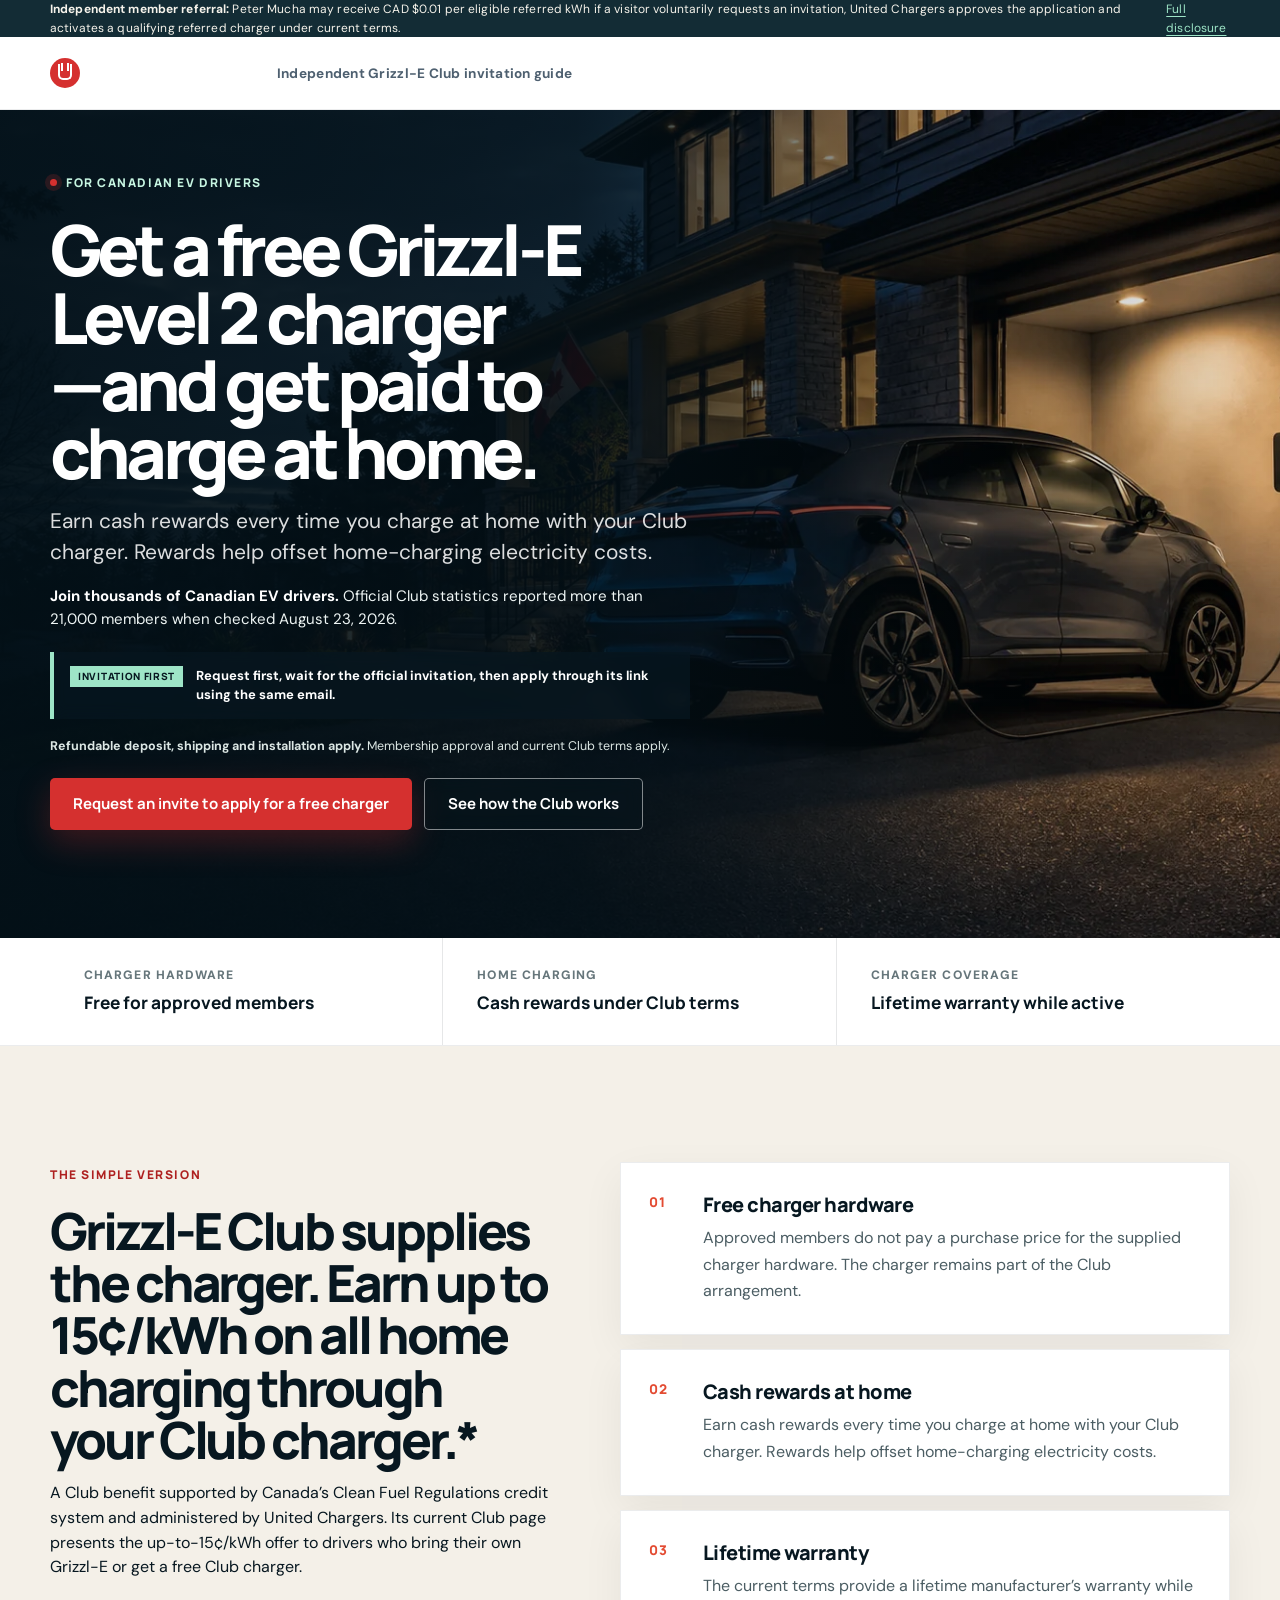
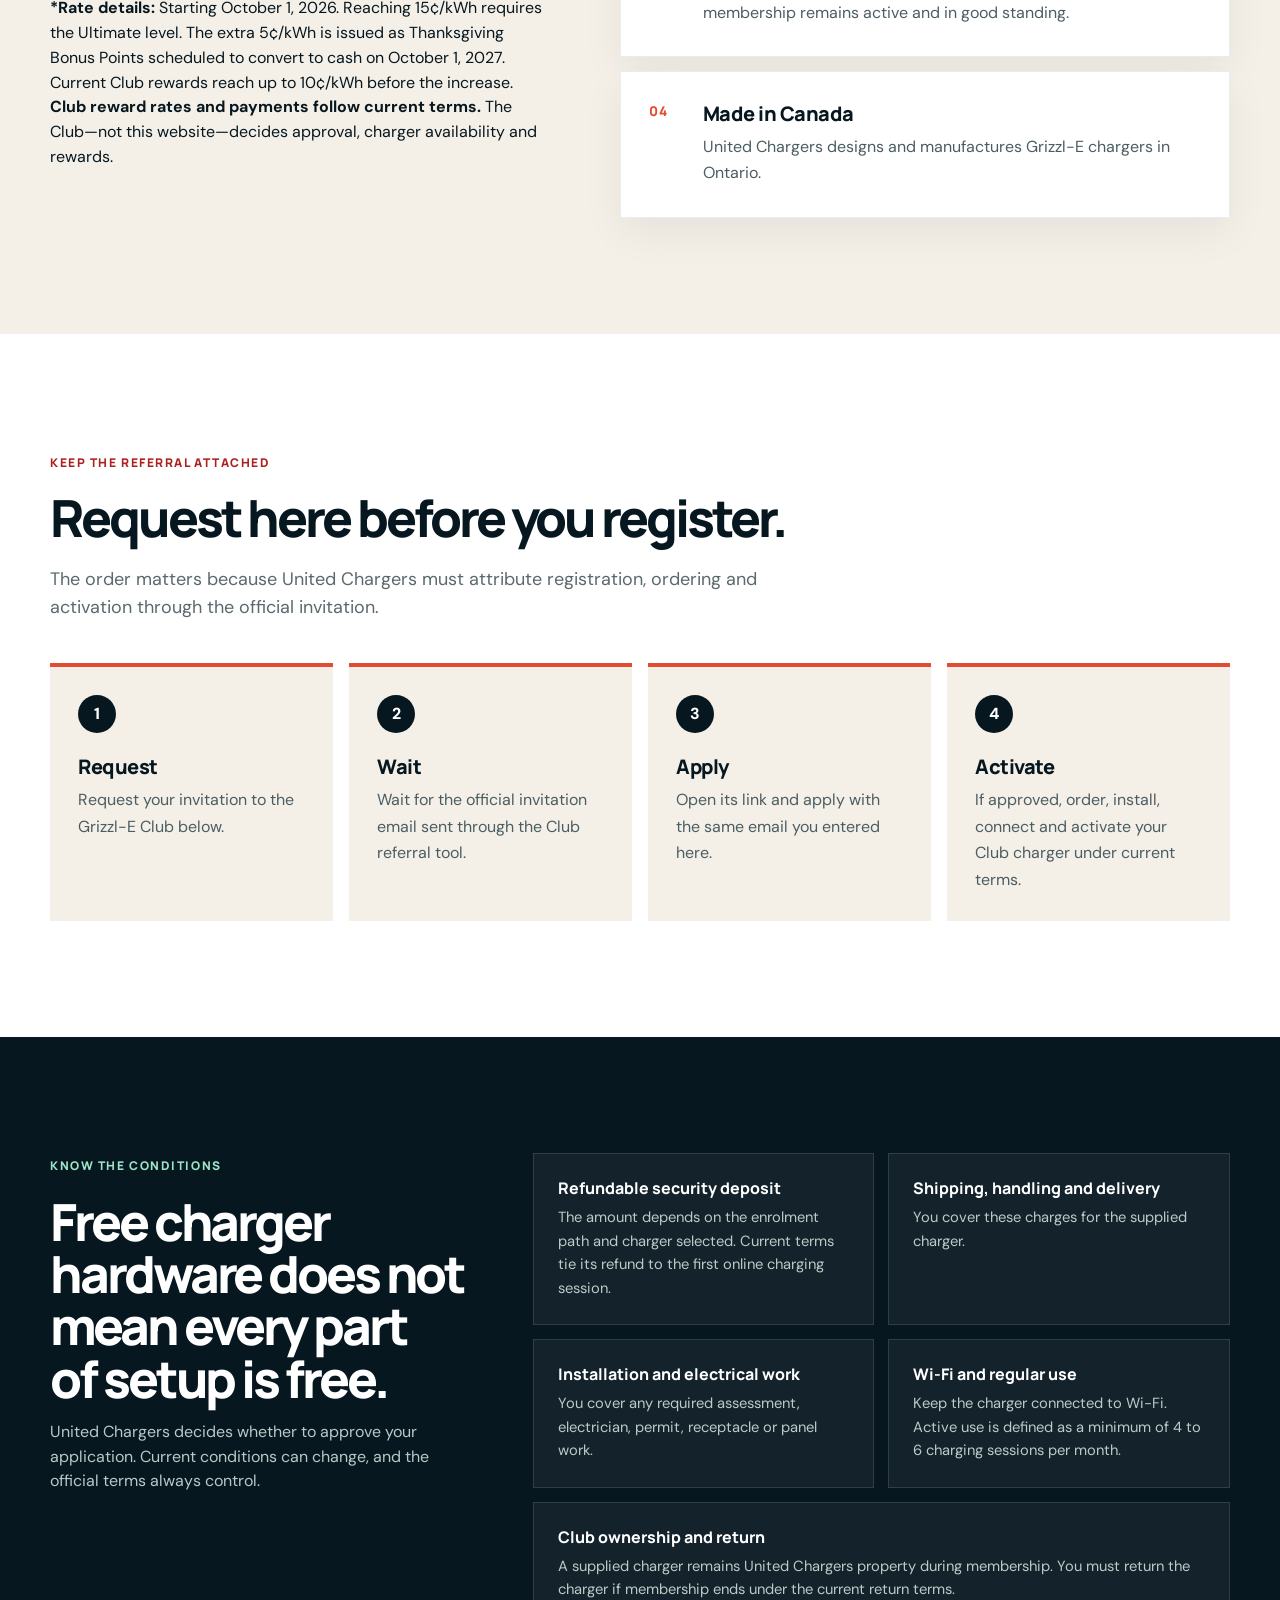
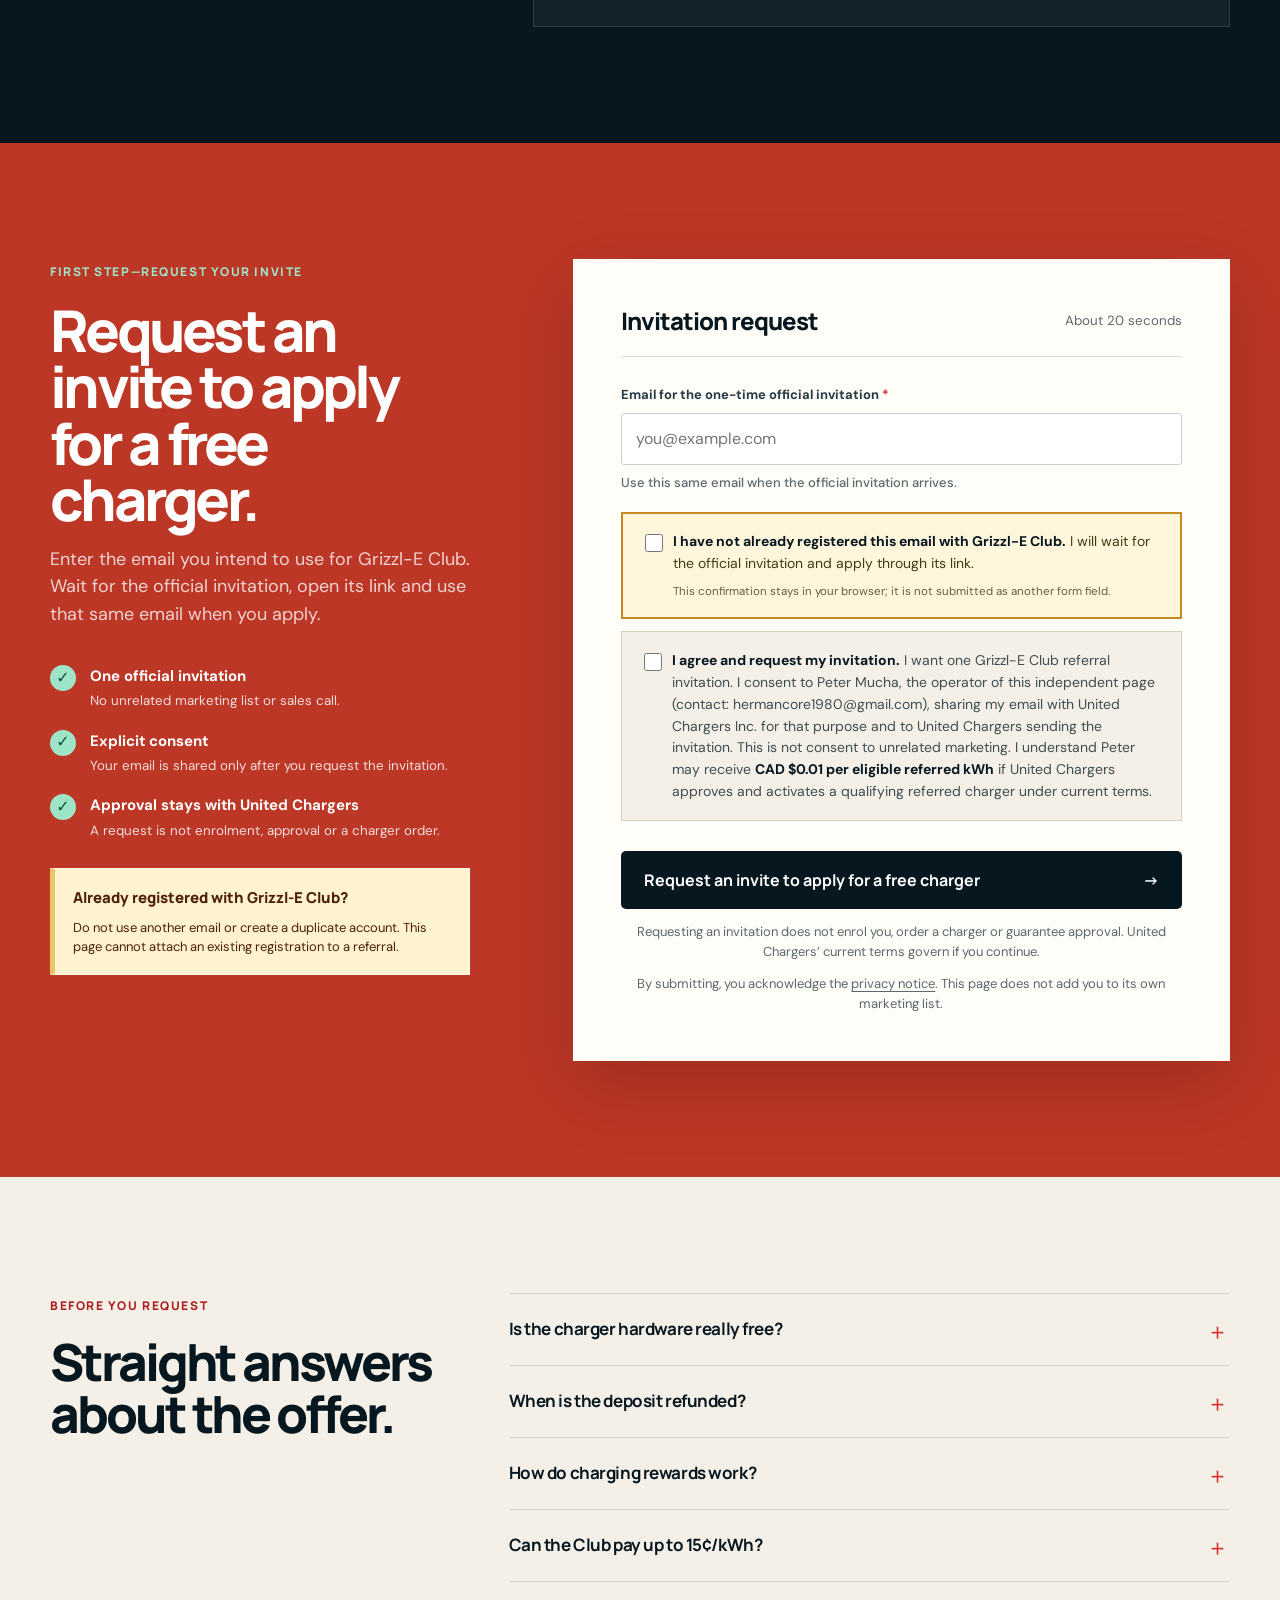
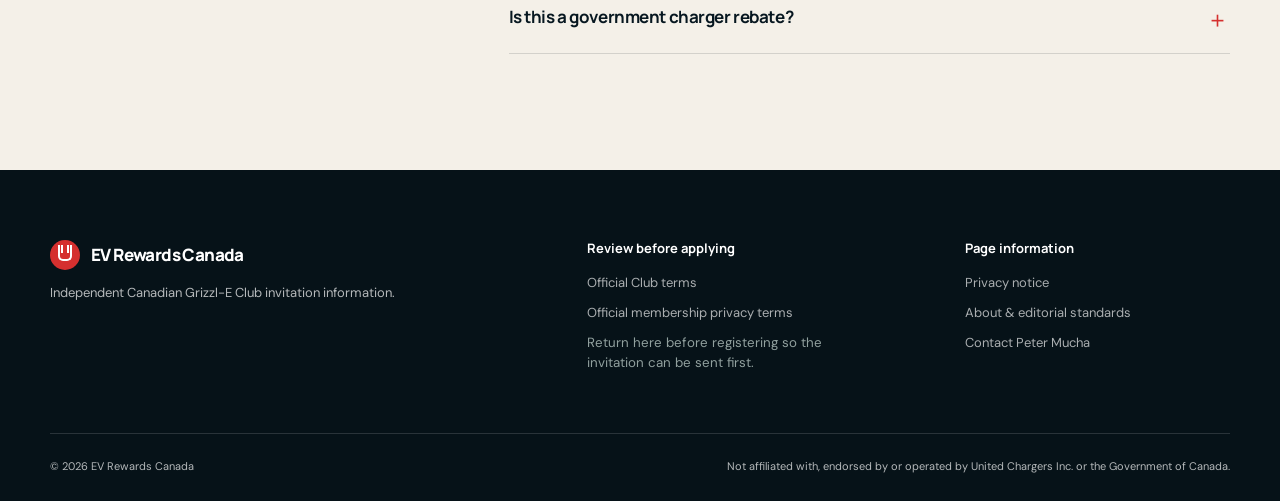
<file: grizzl-e-club-invitation-canada/index.html>
<!doctype html>
<html lang="en-CA">
<head>
  <meta charset="utf-8">
  <meta name="viewport" content="width=device-width,initial-scale=1,viewport-fit=cover">
  <meta name="theme-color" content="#071720">
  <meta name="robots" content="noindex,follow">
  <meta name="description" content="Request an invitation to apply for a free Grizzl-E Level 2 charger and earn cash rewards on home charging in Canada. Deposit, shipping, installation and approval conditions apply.">
  <link rel="canonical" href="https://www.evrewards.ca/grizzl-e-club-invitation-canada/">
  <meta property="og:type" content="website">
  <meta property="og:locale" content="en_CA">
  <meta property="og:site_name" content="EV Rewards Canada">
  <meta property="og:url" content="https://www.evrewards.ca/grizzl-e-club-invitation-canada/">
  <meta property="og:title" content="Apply for a free Grizzl-E Level 2 charger">
  <meta property="og:description" content="For approved Canadian Grizzl-E Club members. Refundable deposit, shipping and installation apply.">
  <meta property="og:image" content="https://www.evrewards.ca/assets/og-ev-home.jpg">
  <meta property="og:image:width" content="1200">
  <meta property="og:image:height" content="630">
  <meta property="og:image:alt" content="An electric vehicle charging at a Canadian home with a qualified free-charger invitation offer">
  <meta name="twitter:card" content="summary_large_image">
  <meta name="twitter:title" content="Apply for a free Grizzl-E Level 2 charger">
  <meta name="twitter:description" content="For approved Canadian Club members. Refundable deposit, shipping and installation apply.">
  <meta name="twitter:image" content="https://www.evrewards.ca/assets/og-ev-home.jpg">
  <title>Apply for a Free Grizzl-E Level 2 Charger | EV Rewards Canada</title>
  <link rel="icon" href="../assets/favicon.svg" type="image/svg+xml">
  <link rel="preconnect" href="https://fonts.googleapis.com">
  <link rel="preconnect" href="https://fonts.gstatic.com" crossorigin>
  <link href="https://fonts.googleapis.com/css2?family=DM+Sans:wght@400;500;600;700&family=Manrope:wght@500;600;700;800&display=swap" rel="stylesheet">
  <link rel="stylesheet" href="../styles.css?v=20260823-1">
  <link rel="stylesheet" href="../ad-landing.css?v=20260823-2">
</head>
<body class="ad-page">
  <a class="skip-link" href="#main">Skip to main content</a>

  <div class="disclosure-bar">
    <div class="wrap disclosure-inner">
      <span><strong>Independent member referral:</strong> Peter Mucha may receive CAD $0.01 per eligible referred kWh if a visitor voluntarily requests an invitation, United Chargers approves the application and activates a qualifying referred charger under current terms.</span>
      <a href="#referral-disclosure">Full disclosure</a>
    </div>
  </div>

  <header class="site-header" id="top">
    <div class="wrap nav-wrap ad-nav">
      <a class="brand" href="../" aria-label="EV Rewards Canada home">
        <span class="brand-mark" aria-hidden="true"><span></span></span>
        <span>EV Rewards Canada</span>
      </a>
      <span class="ad-header-note">Independent Grizzl-E Club invitation guide</span>
    </div>
  </header>

  <main id="main">
    <section class="hero ad-hero">
      <img class="hero-image" src="../assets/hero-ev-home.webp" alt="An electric vehicle charging at a Canadian home at dusk" width="1672" height="941">
      <div class="hero-shade" aria-hidden="true"></div>
      <div class="wrap hero-content">
        <div class="hero-copy">
          <div class="eyebrow"><span class="eyebrow-dot"></span> For Canadian EV drivers</div>
          <h1>Get a free <span class="no-break">Grizzl-E</span> Level 2 charger—and get paid to charge at home.</h1>
          <p class="hero-lede">Earn cash rewards every time you charge at home with your Club charger. Rewards help offset home-charging electricity costs.</p>
          <p class="ad-social-proof"><strong>Join thousands of Canadian EV drivers.</strong> Official Club statistics reported more than 21,000 members when checked August 23, 2026.</p>
          <div class="invitation-first-callout" role="note">
            <span>Invitation first</span>
            <p><strong>Request first, wait for the official invitation, then apply through its link using the same email.</strong></p>
          </div>
          <p class="hero-caveat"><strong>Refundable deposit, shipping and installation apply.</strong> Membership approval and current Club terms apply.</p>
          <div class="hero-actions">
            <a class="button button-primary" href="#request">Request an invite to apply for a free charger</a>
            <a class="button button-ghost" href="#program">See how the Club works</a>
          </div>
        </div>
      </div>
    </section>

    <section class="ad-proof-strip" aria-label="Club offer highlights">
      <div class="wrap ad-proof-grid">
        <div><span>Charger hardware</span><strong>Free for approved members</strong></div>
        <div><span>Home charging</span><strong>Cash rewards under Club terms</strong></div>
        <div><span>Charger coverage</span><strong>Lifetime warranty while active</strong></div>
      </div>
    </section>

    <section class="section ad-program" id="program">
      <div class="wrap ad-program-layout">
        <div class="section-heading">
          <span class="section-label">The simple version</span>
          <h2>Grizzl-E Club supplies the charger. Earn up to 15¢/kWh on all home charging through your Club charger.*</h2>
          <p>A Club benefit supported by Canada’s Clean Fuel Regulations credit system and administered by United Chargers. Its current Club page presents the up-to-15¢/kWh offer to drivers who bring their own Grizzl-E or get a free Club charger.</p>
          <p><strong>*Rate details:</strong> Starting October 1, 2026. Reaching 15¢/kWh requires the Ultimate level. The extra 5¢/kWh is issued as Thanksgiving Bonus Points scheduled to convert to cash on October 1, 2027. Current Club rewards reach up to 10¢/kWh before the increase. <strong>Club reward rates and payments follow current terms.</strong> The Club—not this website—decides approval, charger availability and rewards.</p>
        </div>
        <div class="ad-benefits" role="group" aria-label="What the offer includes">
          <article>
            <span class="ad-number">01</span>
            <h3>Free charger hardware</h3>
            <p>Approved members do not pay a purchase price for the supplied charger hardware. The charger remains part of the Club arrangement.</p>
          </article>
          <article>
            <span class="ad-number">02</span>
            <h3>Cash rewards at home</h3>
            <p>Earn cash rewards every time you charge at home with your Club charger. Rewards help offset home-charging electricity costs.</p>
          </article>
          <article>
            <span class="ad-number">03</span>
            <h3>Lifetime warranty</h3>
            <p>The current terms provide a lifetime manufacturer’s warranty while membership remains active and in good standing.</p>
          </article>
          <article>
            <span class="ad-number">04</span>
            <h3>Made in Canada</h3>
            <p>United Chargers designs and manufactures Grizzl-E chargers in Ontario.</p>
          </article>
        </div>
      </div>
    </section>

    <section class="section ad-sequence" aria-labelledby="sequence-title">
      <div class="wrap">
        <div class="section-heading narrow">
          <span class="section-label">Keep the referral attached</span>
          <h2 id="sequence-title">Request here before you register.</h2>
          <p>The order matters because United Chargers must attribute registration, ordering and activation through the official invitation.</p>
        </div>
        <div class="ad-steps">
          <article><span>1</span><h3>Request</h3><p>Request your invitation to the Grizzl-E Club below.</p></article>
          <article><span>2</span><h3>Wait</h3><p>Wait for the official invitation email sent through the Club referral tool.</p></article>
          <article><span>3</span><h3>Apply</h3><p>Open its link and apply with the same email you entered here.</p></article>
          <article><span>4</span><h3>Activate</h3><p>If approved, order, install, connect and activate your Club charger under current terms.</p></article>
        </div>
      </div>
    </section>

    <section class="section ad-conditions" aria-labelledby="conditions-title">
      <div class="wrap ad-conditions-layout">
        <div class="section-heading">
          <span class="section-label light">Know the conditions</span>
          <h2 id="conditions-title">Free charger hardware does not mean every part of setup is free.</h2>
          <p>United Chargers decides whether to approve your application. Current conditions can change, and the official terms always control.</p>
        </div>
        <div class="ad-condition-list">
          <article><strong>Refundable security deposit</strong><p>The amount depends on the enrolment path and charger selected. Current terms tie its refund to the first online charging session.</p></article>
          <article><strong>Shipping, handling and delivery</strong><p>You cover these charges for the supplied charger.</p></article>
          <article><strong>Installation and electrical work</strong><p>You cover any required assessment, electrician, permit, receptacle or panel work.</p></article>
          <article><strong>Wi-Fi and regular use</strong><p>Keep the charger connected to Wi-Fi. Active use is defined as a minimum of 4 to 6 charging sessions per month.</p></article>
          <article><strong>Club ownership and return</strong><p>A supplied charger remains United Chargers property during membership. You must return the charger if membership ends under the current return terms.</p></article>
        </div>
      </div>
    </section>

    <section class="section request-section ad-request" id="request">
      <div class="wrap request-layout">
        <div class="request-copy">
          <span class="section-label light">First step—request your invite</span>
          <h2>Request an invite to apply for a free charger.</h2>
          <p>Enter the email you intend to use for Grizzl-E Club. Wait for the official invitation, open its link and use that same email when you apply.</p>
          <div class="mini-proof"><span aria-hidden="true">✓</span><div><strong>One official invitation</strong><small>No unrelated marketing list or sales call.</small></div></div>
          <div class="mini-proof"><span aria-hidden="true">✓</span><div><strong>Explicit consent</strong><small>Your email is shared only after you request the invitation.</small></div></div>
          <div class="mini-proof"><span aria-hidden="true">✓</span><div><strong>Approval stays with United Chargers</strong><small>A request is not enrolment, approval or a charger order.</small></div></div>
          <div class="already-registered-note" role="note">
            <strong>Already registered with Grizzl-E Club?</strong>
            <p>Do not use another email or create a duplicate account. This page cannot attach an existing registration to a referral.</p>
          </div>
        </div>

        <div class="form-card">
          <form id="lead-form" action="https://docs.google.com/forms/d/e/1FAIpQLScjHfMXqzjCqSEOenYSD5lNSnLQ9gwlrP4i1H_WJ5vR4VBIMg/formResponse" method="post" target="form-target" novalidate>
            <div class="form-heading"><span>Invitation request</span><small>About 20 seconds</small></div>
            <label class="field">
              <span>Email for the one-time official invitation <em>*</em></span>
              <input name="entry.330297441" type="email" autocomplete="email" inputmode="email" required maxlength="160" placeholder="you@example.com">
              <small>Use this same email when the official invitation arrives.</small>
            </label>
            <div class="eligibility-box">
              <label>
                <input id="not-registered" type="checkbox" required>
                <span><strong>I have not already registered this email with Grizzl-E Club.</strong> I will wait for the official invitation and apply through its link.</span>
              </label>
              <small>This confirmation stays in your browser; it is not submitted as another form field.</small>
            </div>
            <div class="consent-box" id="referral-disclosure">
              <label>
                <input type="checkbox" name="entry.305444311" value="I agree and request my invitation" required>
                <span><strong>I agree and request my invitation.</strong> I want one Grizzl-E Club referral invitation. I consent to Peter Mucha, the operator of this independent page (contact: hermancore1980@gmail.com), sharing my email with United Chargers Inc. for that purpose and to United Chargers sending the invitation. This is not consent to unrelated marketing. I understand Peter may receive <strong>CAD $0.01 per eligible referred kWh</strong> if United Chargers approves and activates a qualifying referred charger under current terms.</span>
              </label>
            </div>
            <div class="honeypot" aria-hidden="true"><label>Leave this field empty <input type="text" name="website" tabindex="-1" autocomplete="off"></label></div>
            <input type="hidden" name="entry.445895542" id="source-field" value="website">
            <input type="hidden" name="fvv" value="1">
            <input type="hidden" name="pageHistory" value="0">
            <div class="form-error" id="form-error" role="alert" aria-live="polite"></div>
            <button class="button button-submit" type="submit"><span>Request an invite to apply for a free charger</span><span aria-hidden="true">→</span></button>
            <p class="form-privacy">Requesting an invitation does not enrol you, order a charger or guarantee approval. United Chargers’ current terms govern if you continue.</p>
            <p class="form-privacy">By submitting, you acknowledge the <a href="../privacy.html">privacy notice</a>. This page does not add you to its own marketing list.</p>
          </form>
          <div class="success-state" id="success-state" hidden tabindex="-1">
            <span class="success-mark" aria-hidden="true">✓</span>
            <h3>Request received. Please wait for your invitation link to arrive by email.</h3>
            <p><strong>Do not register separately.</strong> Open the official invitation when it arrives and apply with the same email you submitted here.</p>
            <small>Check your inbox and spam folder. The referring member must add your email first, and the invitation may have a limited completion window.</small>
          </div>
          <iframe name="form-target" id="form-target" title="Form submission target" hidden></iframe>
        </div>
      </div>
    </section>

    <section class="section ad-faq" aria-labelledby="faq-title">
      <div class="wrap ad-faq-layout">
        <div class="section-heading"><span class="section-label">Before you request</span><h2 id="faq-title">Straight answers about the offer.</h2></div>
        <div class="faq-list">
          <details><summary>Is the charger hardware really free?</summary><p>Current terms say an approved member’s supplied charger comes at no hardware purchase cost. A refundable deposit, shipping and any required installation still apply, and the supplied charger remains United Chargers property during membership.</p></details>
          <details><summary>When is the deposit refunded?</summary><p>Current terms say the applicable deposit is refunded after the Club charger completes its first online charging session. The amount depends on the enrolment path and charger model.</p></details>
          <details><summary>How do charging rewards work?</summary><p>Approved members earn cash rewards every time they charge at home with their Club charger. Reward rates, withdrawals and membership conditions follow current Club terms.</p></details>
          <details><summary>Can the Club pay up to 15¢/kWh?</summary><p>Yes. Grizzl-E’s current Club page presents this offer to drivers who bring their own Grizzl-E or get a free Club charger. Starting October 1, 2026, members who reach the Ultimate level can earn up to 15¢/kWh in total. The extra 5¢/kWh is issued as Thanksgiving Bonus Points scheduled to convert to cash on October 1, 2027. Current Club rewards reach up to 10¢/kWh before the increase. <a href="https://grizzl-e.com/news/364" target="_blank" rel="noopener">Read the official 15¢ announcement</a>.</p></details>
          <details><summary>Is this a government charger rebate?</summary><p>No. A Club benefit supported by Canada’s Clean Fuel Regulations credit system. It is not a direct government rebate or government endorsement; the Government of Canada does not approve Club applications, supply chargers or guarantee rewards.</p></details>
        </div>
      </div>
    </section>
  </main>

  <footer>
    <div class="wrap footer-grid ad-footer">
      <div><a class="brand footer-brand" href="#top"><span class="brand-mark" aria-hidden="true"><span></span></span><span>EV Rewards Canada</span></a><p>Independent Canadian Grizzl-E Club invitation information.</p></div>
      <div><strong>Review before applying</strong><a href="https://club.grizzl-e.com/en/terms" target="_blank" rel="noopener">Official Club terms</a><a href="https://club.grizzl-e.com/en/privacy-data-collection" target="_blank" rel="noopener">Official membership privacy terms</a><small>Return here before registering so the invitation can be sent first.</small></div>
      <div><strong>Page information</strong><a href="../privacy.html">Privacy notice</a><a href="../about/">About &amp; editorial standards</a><a href="mailto:hermancore1980@gmail.com">Contact Peter Mucha</a></div>
    </div>
    <div class="wrap footer-bottom"><span>© <span id="year"></span> EV Rewards Canada</span><span>Not affiliated with, endorsed by or operated by United Chargers Inc. or the Government of Canada.</span></div>
  </footer>

  <div class="mobile-cta"><a class="button button-primary" href="#lead-form">Request invite</a></div>

  <script src="../analytics.js?v=20260823-1"></script>
  <script src="../script.js?v=20260902-1" defer></script>
  <script src="../ad-landing.js?v=20260907-1" defer></script>
</body>
</html>
</file>
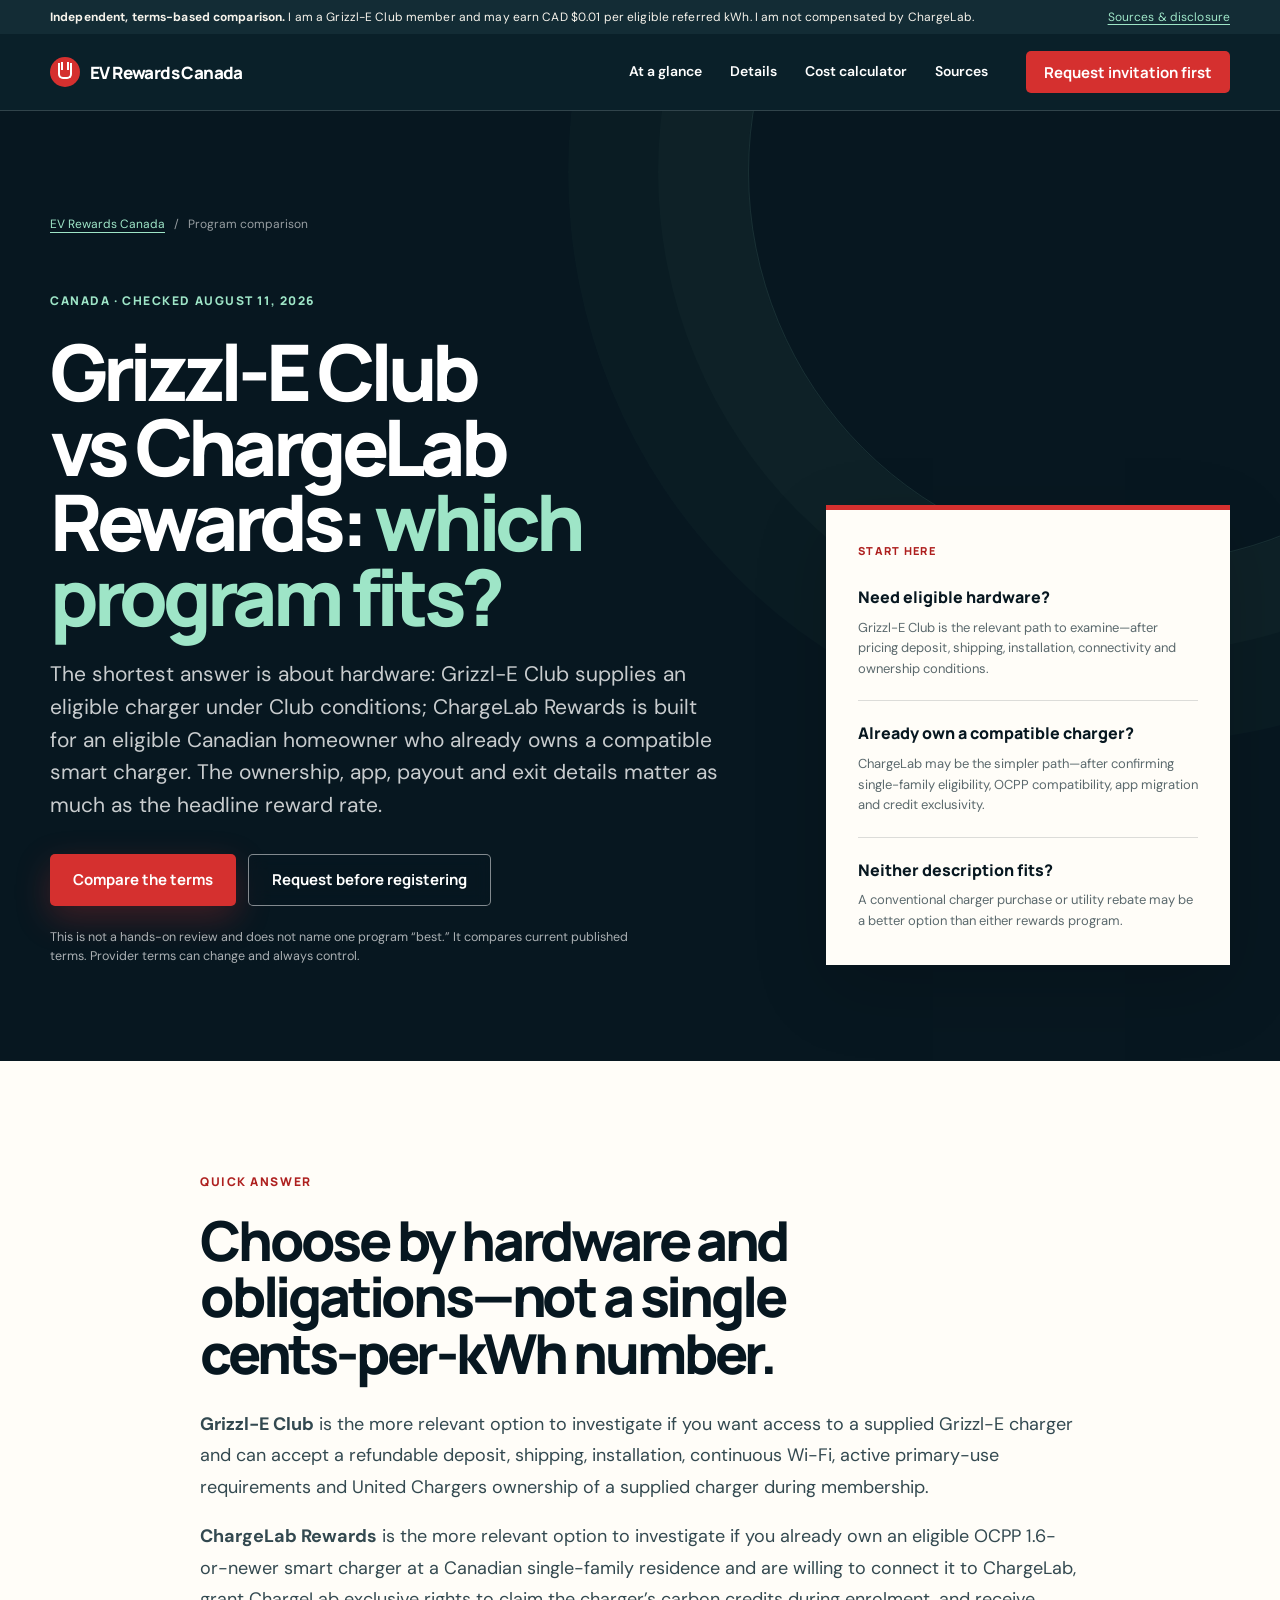
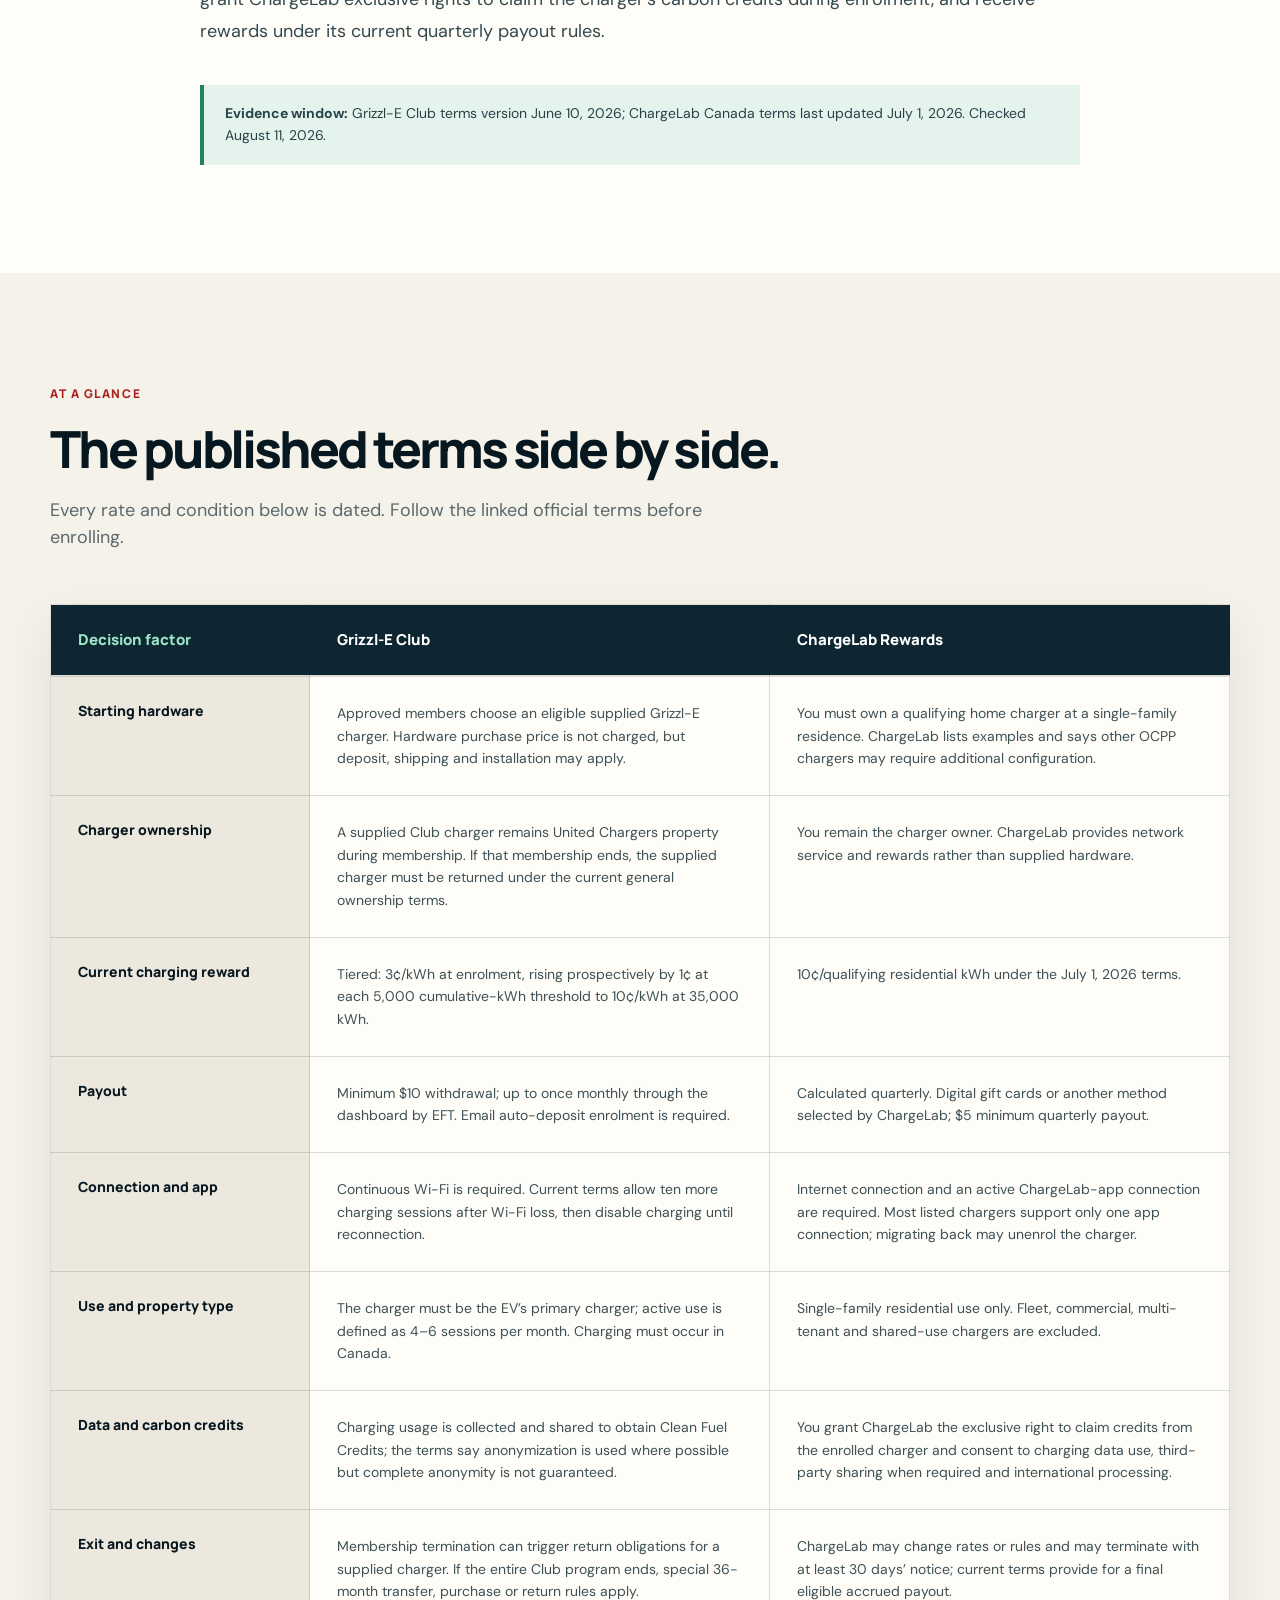
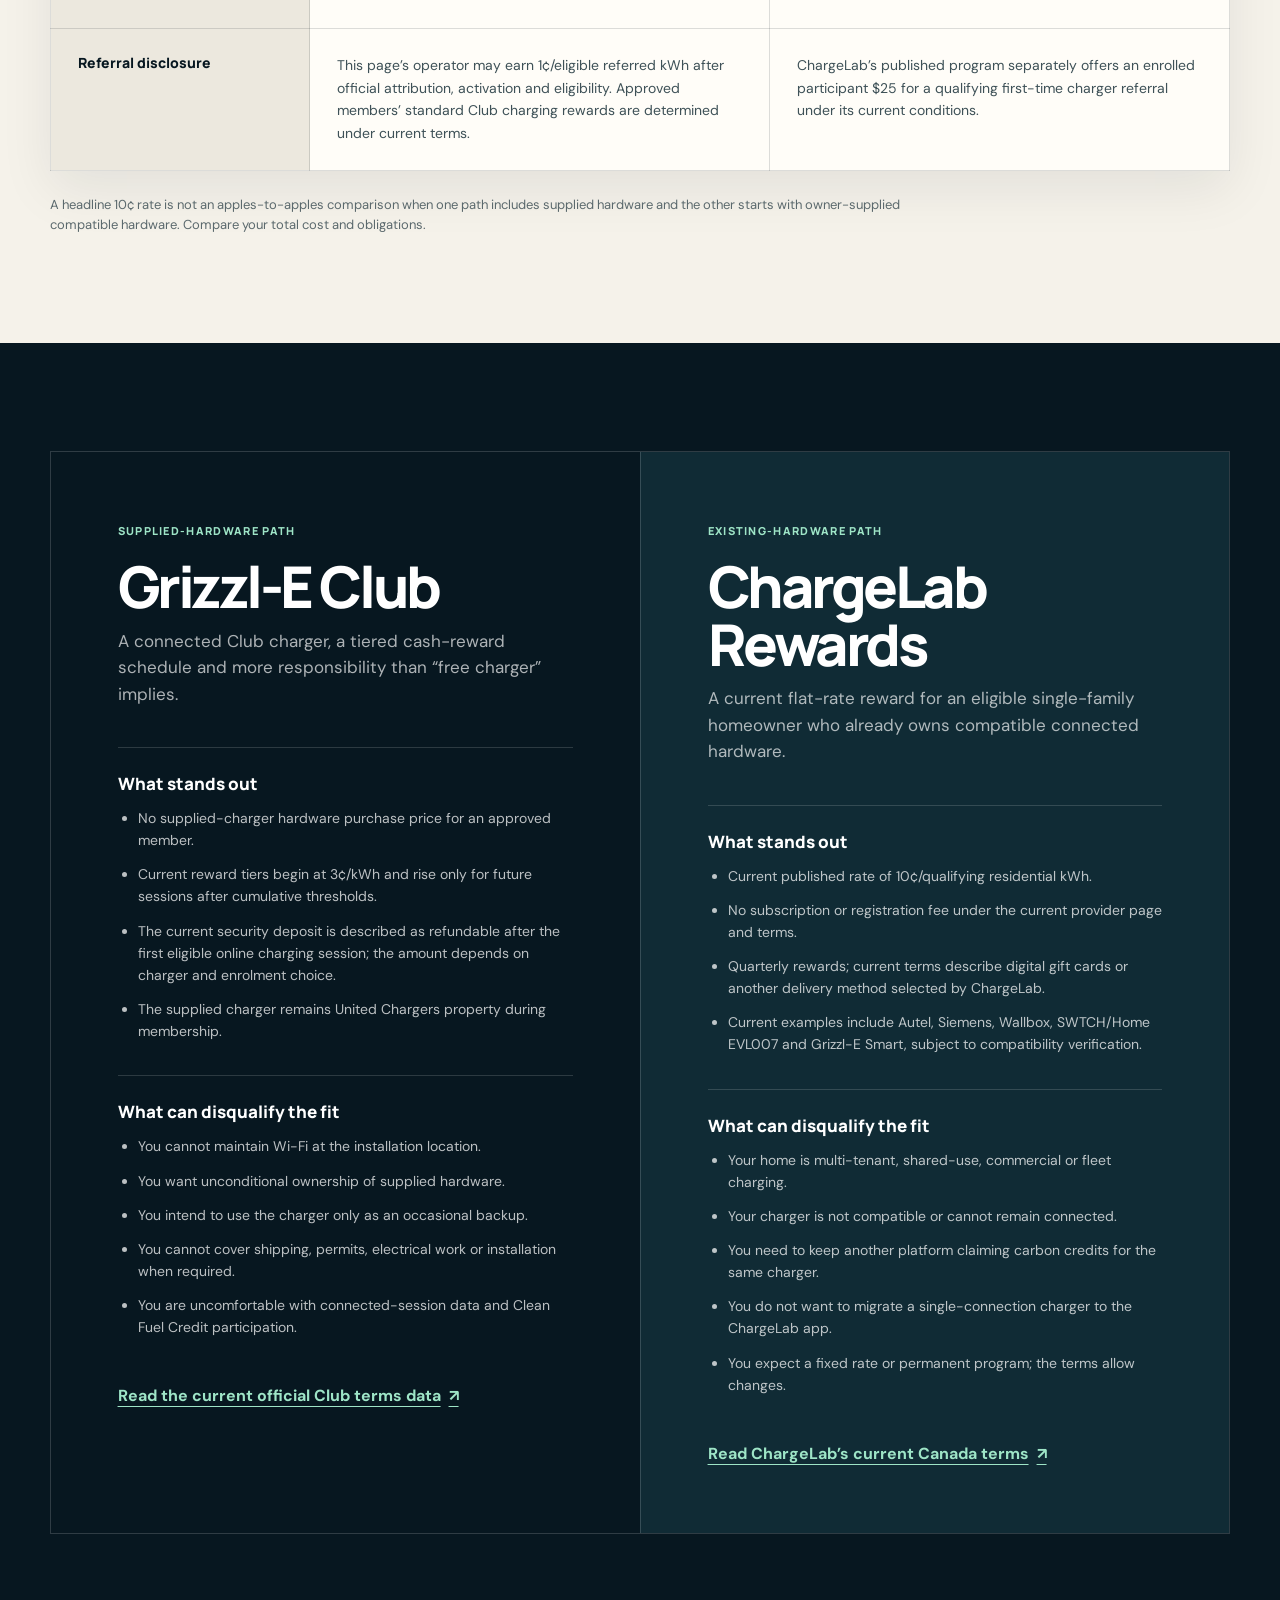
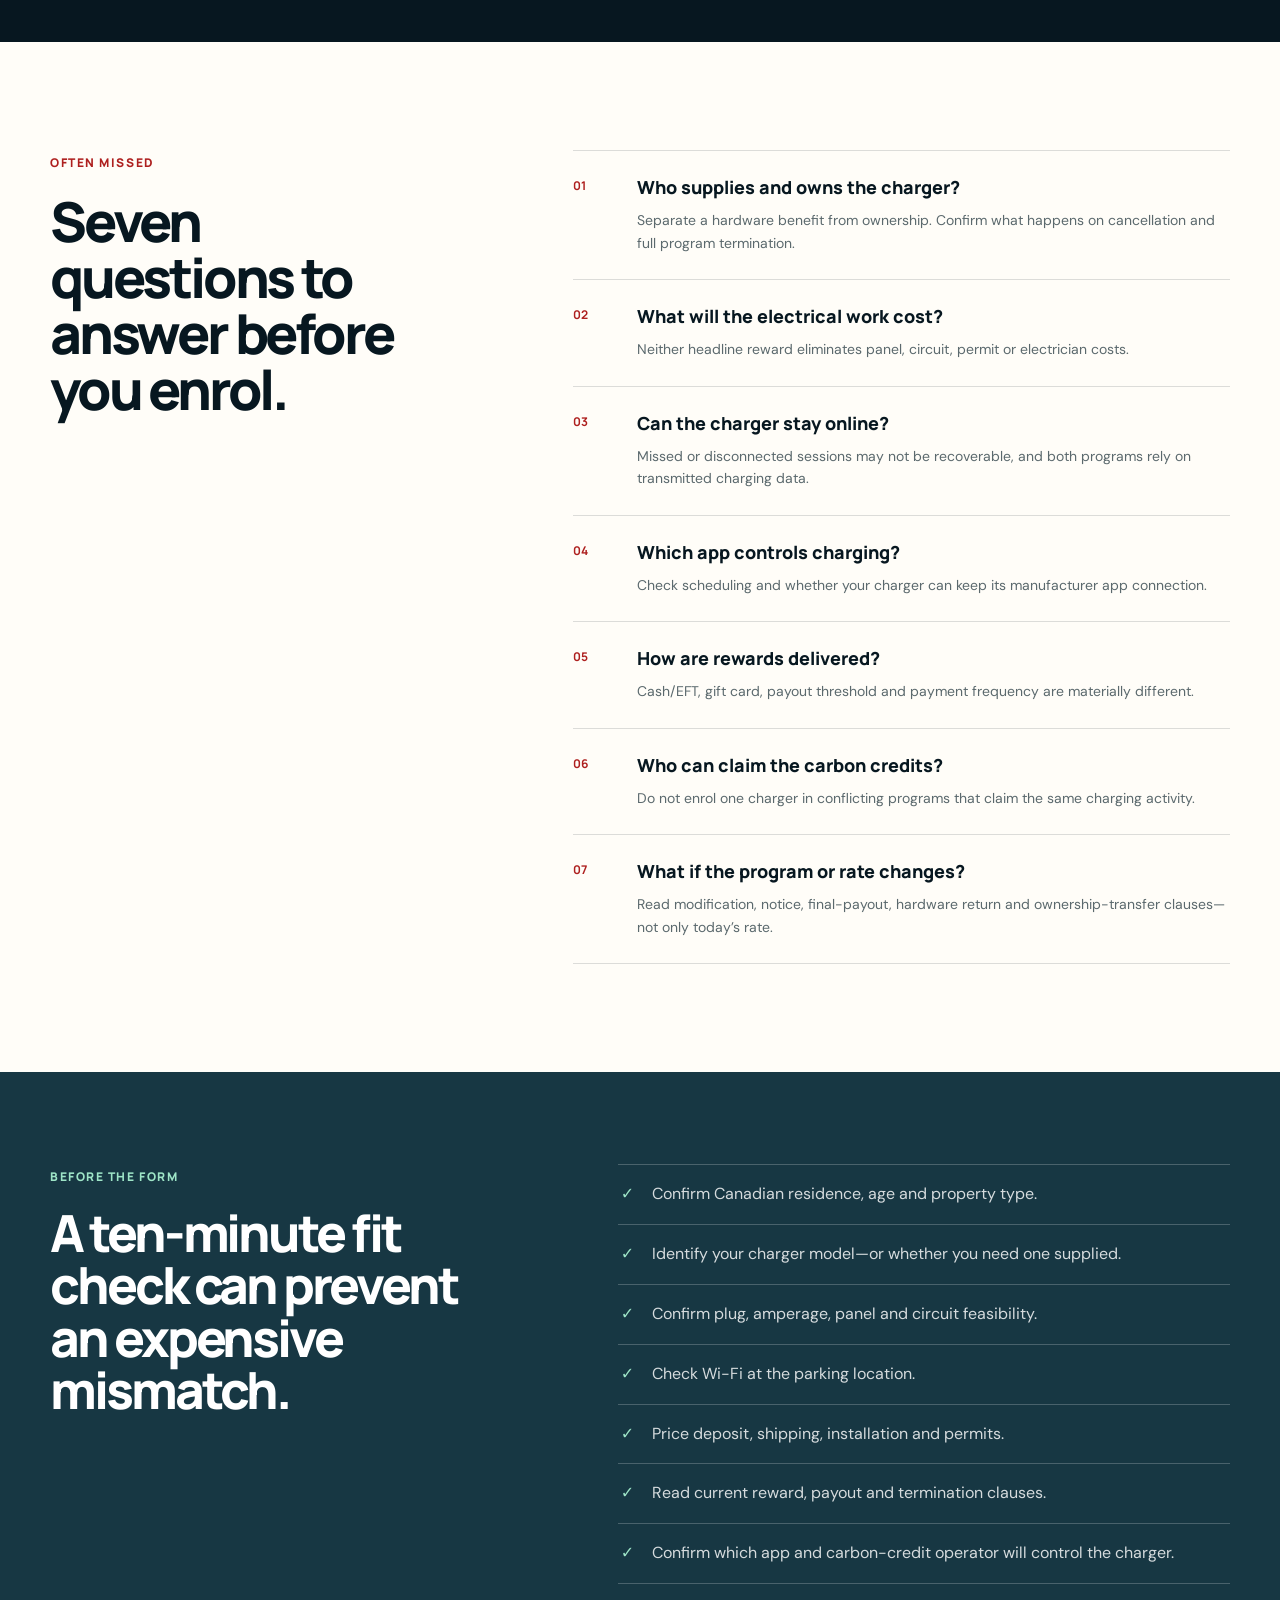
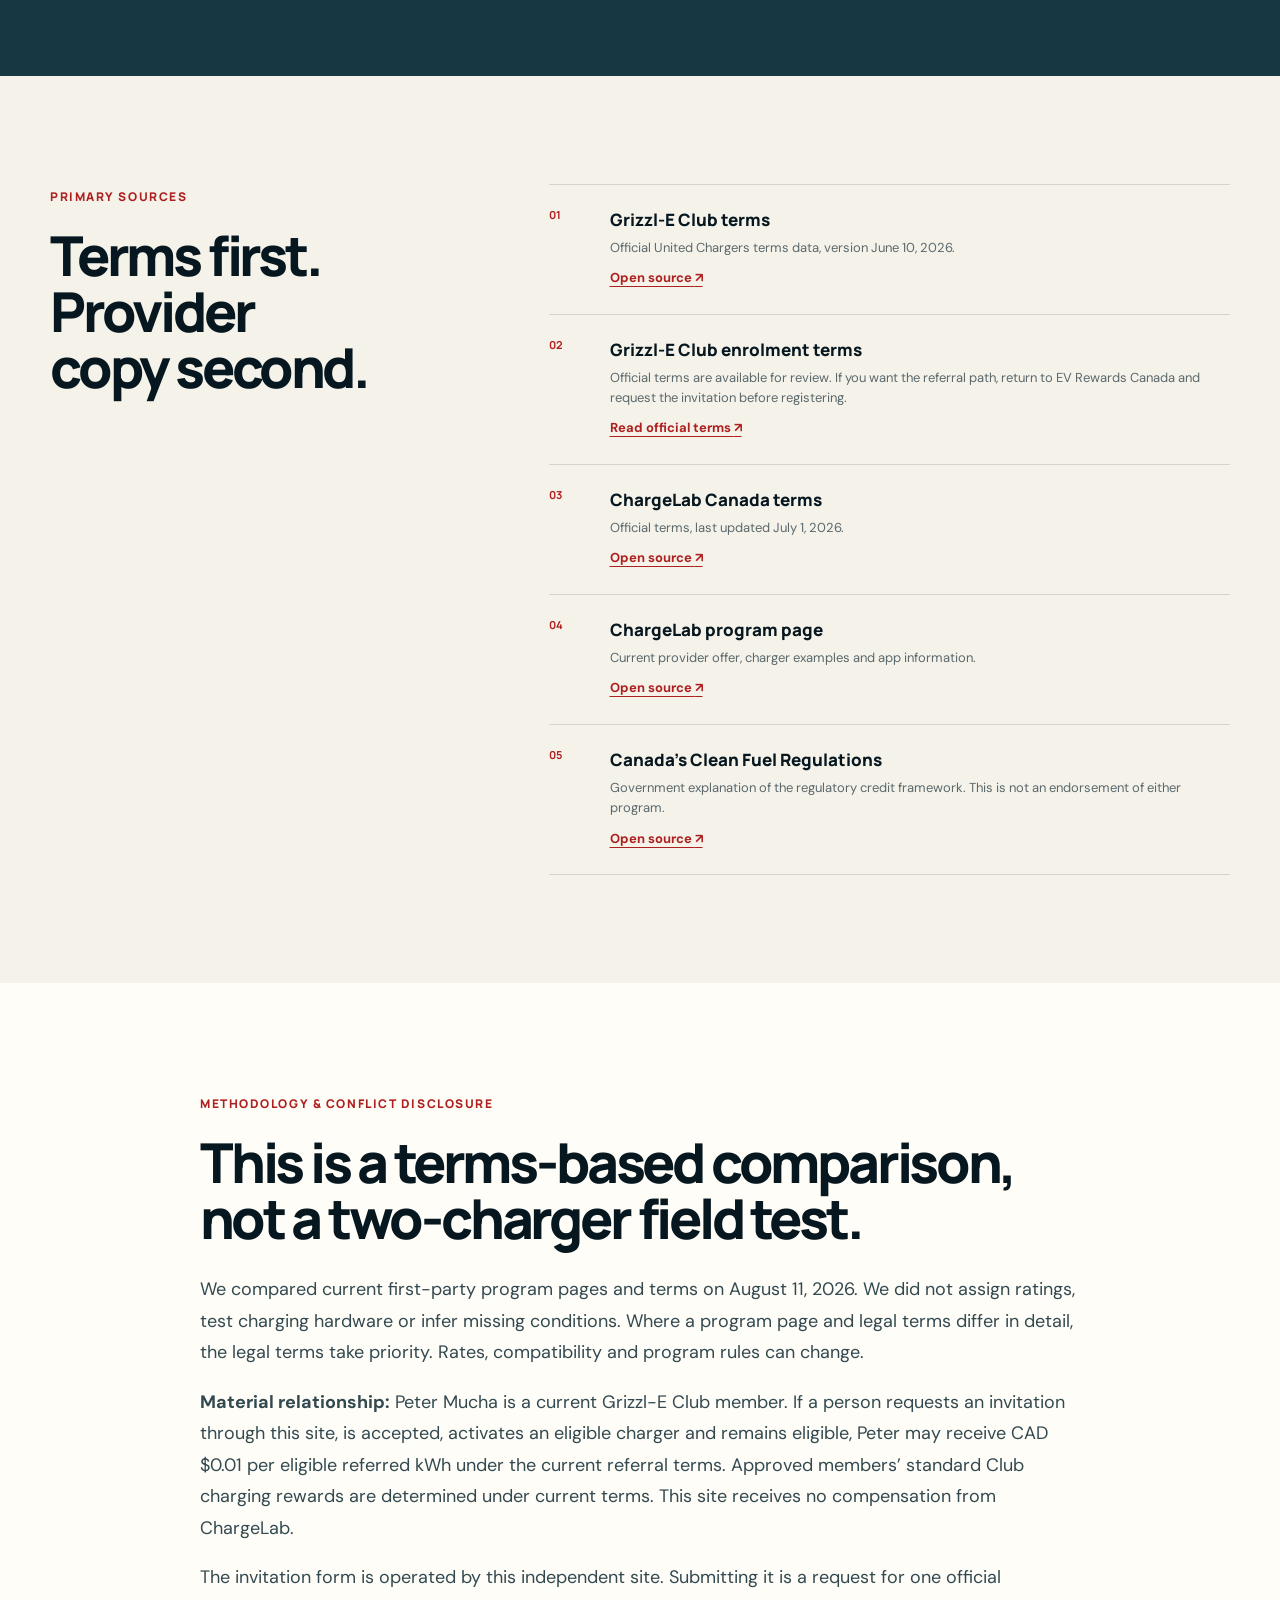
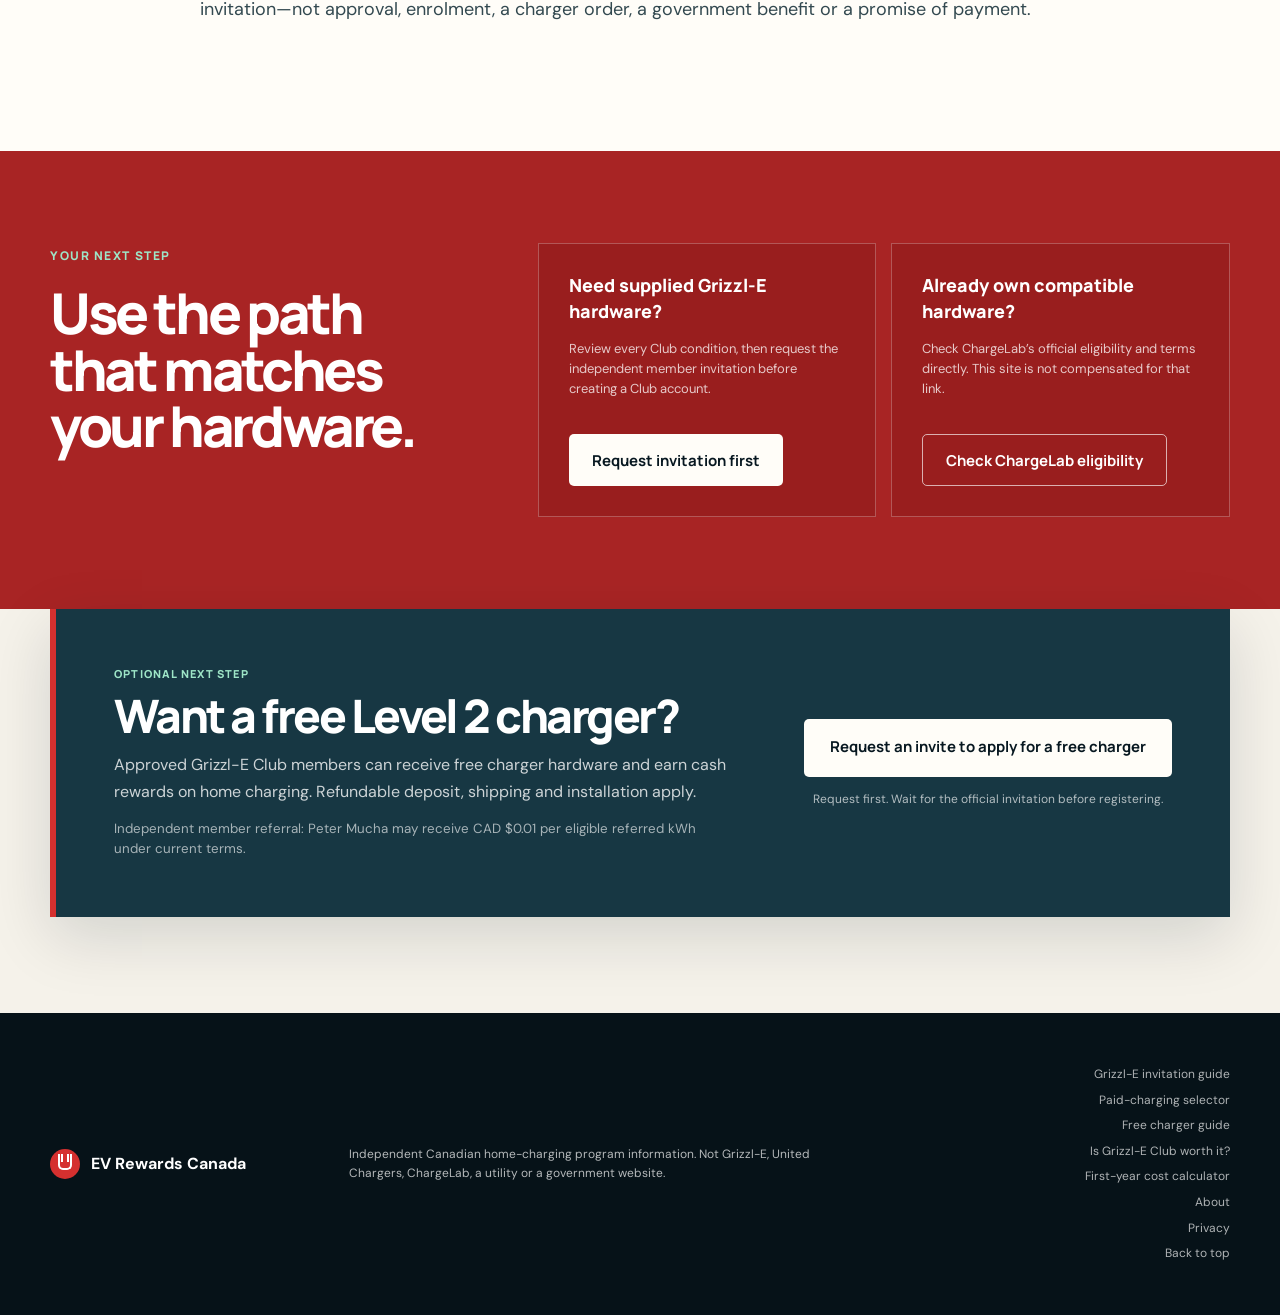
<file: grizzle-club-vs-chargelab-rewards-canada/index.html>
<!doctype html>
<html lang="en-CA">
<head>
  <meta charset="utf-8">
  <meta name="viewport" content="width=device-width,initial-scale=1,viewport-fit=cover">
  <meta name="theme-color" content="#071720">
  <meta name="robots" content="index,follow,max-image-preview:large">
  <meta name="description" content="Compare Grizzl-E Club and ChargeLab Rewards in Canada: rates, charger costs, ownership, payouts, app requirements and referral terms before you enrol.">
  <link rel="canonical" href="https://www.evrewards.ca/grizzle-club-vs-chargelab-rewards-canada/">
  <meta property="og:type" content="article">
  <meta property="og:locale" content="en_CA">
  <meta property="og:site_name" content="EV Rewards Canada">
  <meta property="og:url" content="https://www.evrewards.ca/grizzle-club-vs-chargelab-rewards-canada/">
  <meta property="og:title" content="Grizzl-E Club vs ChargeLab Rewards in Canada">
  <meta property="og:description" content="An independent, terms-based comparison of hardware, ownership, connectivity, payouts and exit conditions.">
  <meta property="og:image" content="https://www.evrewards.ca/assets/og-grizzle-vs-chargelab.jpg">
  <meta property="og:image:width" content="1200">
  <meta property="og:image:height" content="630">
  <meta property="og:image:alt" content="Grizzl-E Club versus ChargeLab Rewards: an independent Canadian home-charging comparison">
  <meta property="article:published_time" content="2026-08-11">
  <meta property="article:modified_time" content="2026-08-11">
  <meta name="twitter:card" content="summary_large_image">
  <meta name="twitter:title" content="Grizzl-E Club vs ChargeLab Rewards in Canada">
  <meta name="twitter:description" content="Compare hardware, ownership, payouts, connectivity and exit terms before choosing a Canadian home-charging rewards program.">
  <meta name="twitter:image" content="https://www.evrewards.ca/assets/og-grizzle-vs-chargelab.jpg">
  <meta name="twitter:image:alt" content="Independent comparison of Grizzl-E Club and ChargeLab Rewards in Canada">
  <title>Grizzl-E Club vs ChargeLab Rewards in Canada</title>
  <link rel="icon" href="../assets/favicon.svg" type="image/svg+xml">
  <link rel="preconnect" href="https://fonts.googleapis.com">
  <link rel="preconnect" href="https://fonts.gstatic.com" crossorigin>
  <link href="https://fonts.googleapis.com/css2?family=DM+Sans:wght@400;500;600;700&family=Manrope:wght@500;600;700;800&display=swap" rel="stylesheet">
  <link rel="stylesheet" href="../styles.css?v=20260823-1">
  <script type="application/ld+json">
  {
    "@context": "https://schema.org",
    "@graph": [
      {
        "@type": "Article",
        "headline": "Grizzl-E Club vs ChargeLab Rewards: which Canadian home-charging program fits?",
        "description": "An independent, terms-based comparison of Grizzl-E Club and ChargeLab Rewards in Canada.",
        "datePublished": "2026-08-11",
        "dateModified": "2026-08-11",
        "inLanguage": "en-CA",
        "author": {"@type": "Organization", "name": "Peter's EV Rewards Canada"},
        "publisher": {"@type": "Organization", "name": "EV Rewards Canada"},
        "mainEntityOfPage": "https://www.evrewards.ca/grizzle-club-vs-chargelab-rewards-canada/",
        "image": "https://www.evrewards.ca/assets/og-grizzle-vs-chargelab.jpg"
      },
      {
        "@type": "BreadcrumbList",
        "itemListElement": [
          {"@type": "ListItem", "position": 1, "name": "EV Rewards Canada", "item": "https://www.evrewards.ca/"},
          {"@type": "ListItem", "position": 2, "name": "Grizzl-E Club vs ChargeLab Rewards", "item": "https://www.evrewards.ca/grizzle-club-vs-chargelab-rewards-canada/"}
        ]
      }
    ]
  }
  </script>
</head>
<body class="comparison-page">
  <a class="skip-link" href="#main">Skip to main content</a>

  <div class="disclosure-bar">
    <div class="wrap disclosure-inner">
      <span><strong>Independent, terms-based comparison.</strong> I am a Grizzl-E Club member and may earn CAD $0.01 per eligible referred kWh. I am not compensated by ChargeLab.</span>
      <a href="#methodology">Sources & disclosure</a>
    </div>
  </div>

  <header class="compare-header" id="top">
    <div class="wrap nav-wrap">
      <a class="brand" href="../" aria-label="EV Rewards Canada home">
        <span class="brand-mark" aria-hidden="true"><span></span></span>
        <span>EV Rewards Canada</span>
      </a>
      <nav aria-label="Comparison navigation">
        <a href="#at-a-glance">At a glance</a>
        <a href="#details">Details</a>
        <a href="../ev-charger-cost-calculator-canada/">Cost calculator</a>
        <a href="#sources">Sources</a>
      </nav>
      <a class="button button-small" href="../?src=organic-comparison#request">Request invitation first</a>
    </div>
  </header>

  <main id="main">
    <article>
      <header class="compare-hero">
        <div class="wrap compare-hero-grid">
          <div class="compare-hero-copy">
            <nav class="breadcrumbs" aria-label="Breadcrumb">
              <a href="../">EV Rewards Canada</a><span aria-hidden="true">/</span><span>Program comparison</span>
            </nav>
            <span class="section-label light">Canada · checked August 11, 2026</span>
            <h1>Grizzl-E Club vs ChargeLab Rewards: <em>which program fits?</em></h1>
            <p class="compare-lede">The shortest answer is about hardware: Grizzl-E Club supplies an eligible charger under Club conditions; ChargeLab Rewards is built for an eligible Canadian homeowner who already owns a compatible smart charger. The ownership, app, payout and exit details matter as much as the headline reward rate.</p>
            <div class="hero-actions">
              <a class="button button-primary" href="#at-a-glance">Compare the terms</a>
              <a class="button button-ghost" href="../?src=organic-comparison#request">Request before registering</a>
            </div>
            <p class="hero-caveat">This is not a hands-on review and does not name one program “best.” It compares current published terms. Provider terms can change and always control.</p>
          </div>
          <aside class="decision-note" aria-label="Quick decision">
            <span class="decision-kicker">Start here</span>
            <div>
              <strong>Need eligible hardware?</strong>
              <p>Grizzl-E Club is the relevant path to examine—after pricing deposit, shipping, installation, connectivity and ownership conditions.</p>
            </div>
            <div>
              <strong>Already own a compatible charger?</strong>
              <p>ChargeLab may be the simpler path—after confirming single-family eligibility, OCPP compatibility, app migration and credit exclusivity.</p>
            </div>
            <div>
              <strong>Neither description fits?</strong>
              <p>A conventional charger purchase or utility rebate may be a better option than either rewards program.</p>
            </div>
          </aside>
        </div>
      </header>

      <section class="compare-intro" aria-labelledby="quick-answer">
        <div class="wrap article-narrow">
          <span class="section-label">Quick answer</span>
          <h2 id="quick-answer">Choose by hardware and obligations—not a single cents-per-kWh number.</h2>
          <p><strong>Grizzl-E Club</strong> is the more relevant option to investigate if you want access to a supplied Grizzl-E charger and can accept a refundable deposit, shipping, installation, continuous Wi-Fi, active primary-use requirements and United Chargers ownership of a supplied charger during membership.</p>
          <p><strong>ChargeLab Rewards</strong> is the more relevant option to investigate if you already own an eligible OCPP 1.6-or-newer smart charger at a Canadian single-family residence and are willing to connect it to ChargeLab, grant ChargeLab exclusive rights to claim the charger’s carbon credits during enrolment, and receive rewards under its current quarterly payout rules.</p>
          <div class="checked-note"><strong>Evidence window:</strong> Grizzl-E Club terms version June 10, 2026; ChargeLab Canada terms last updated July 1, 2026. Checked August 11, 2026.</div>
        </div>
      </section>

      <section class="comparison-section" id="at-a-glance" aria-labelledby="comparison-title">
        <div class="wrap">
          <div class="section-heading narrow">
            <span class="section-label">At a glance</span>
            <h2 id="comparison-title">The published terms side by side.</h2>
            <p>Every rate and condition below is dated. Follow the linked official terms before enrolling.</p>
          </div>
          <p class="swipe-note">Swipe horizontally to compare both programs <span aria-hidden="true">→</span></p>
          <div class="table-scroll" role="region" tabindex="0" aria-label="Scrollable comparison table">
            <table class="comparison-table">
              <caption>Grizzl-E Club and ChargeLab Rewards comparison, checked August 11, 2026</caption>
              <thead>
                <tr><th scope="col">Decision factor</th><th scope="col">Grizzl-E Club</th><th scope="col">ChargeLab Rewards</th></tr>
              </thead>
              <tbody>
                <tr><th scope="row">Starting hardware</th><td>Approved members choose an eligible supplied Grizzl-E charger. Hardware purchase price is not charged, but deposit, shipping and installation may apply.</td><td>You must own a qualifying home charger at a single-family residence. ChargeLab lists examples and says other OCPP chargers may require additional configuration.</td></tr>
                <tr><th scope="row">Charger ownership</th><td>A supplied Club charger remains United Chargers property during membership. If that membership ends, the supplied charger must be returned under the current general ownership terms.</td><td>You remain the charger owner. ChargeLab provides network service and rewards rather than supplied hardware.</td></tr>
                <tr><th scope="row">Current charging reward</th><td>Tiered: 3¢/kWh at enrolment, rising prospectively by 1¢ at each 5,000 cumulative-kWh threshold to 10¢/kWh at 35,000 kWh.</td><td>10¢/qualifying residential kWh under the July 1, 2026 terms.</td></tr>
                <tr><th scope="row">Payout</th><td>Minimum $10 withdrawal; up to once monthly through the dashboard by EFT. Email auto-deposit enrolment is required.</td><td>Calculated quarterly. Digital gift cards or another method selected by ChargeLab; $5 minimum quarterly payout.</td></tr>
                <tr><th scope="row">Connection and app</th><td>Continuous Wi-Fi is required. Current terms allow ten more charging sessions after Wi-Fi loss, then disable charging until reconnection.</td><td>Internet connection and an active ChargeLab-app connection are required. Most listed chargers support only one app connection; migrating back may unenrol the charger.</td></tr>
                <tr><th scope="row">Use and property type</th><td>The charger must be the EV’s primary charger; active use is defined as 4–6 sessions per month. Charging must occur in Canada.</td><td>Single-family residential use only. Fleet, commercial, multi-tenant and shared-use chargers are excluded.</td></tr>
                <tr><th scope="row">Data and carbon credits</th><td>Charging usage is collected and shared to obtain Clean Fuel Credits; the terms say anonymization is used where possible but complete anonymity is not guaranteed.</td><td>You grant ChargeLab the exclusive right to claim credits from the enrolled charger and consent to charging data use, third-party sharing when required and international processing.</td></tr>
                <tr><th scope="row">Exit and changes</th><td>Membership termination can trigger return obligations for a supplied charger. If the entire Club program ends, special 36-month transfer, purchase or return rules apply.</td><td>ChargeLab may change rates or rules and may terminate with at least 30 days’ notice; current terms provide for a final eligible accrued payout.</td></tr>
                <tr><th scope="row">Referral disclosure</th><td>This page’s operator may earn 1¢/eligible referred kWh after official attribution, activation and eligibility. Approved members’ standard Club charging rewards are determined under current terms.</td><td>ChargeLab’s published program separately offers an enrolled participant $25 for a qualifying first-time charger referral under its current conditions.</td></tr>
              </tbody>
            </table>
          </div>
          <p class="table-note">A headline 10¢ rate is not an apples-to-apples comparison when one path includes supplied hardware and the other starts with owner-supplied compatible hardware. Compare your total cost and obligations.</p>
        </div>
      </section>

      <section class="program-details" id="details">
        <div class="wrap details-grid">
          <section class="program-panel grizzle-panel" aria-labelledby="grizzle-title">
            <span class="program-tag">Supplied-hardware path</span>
            <h2 id="grizzle-title">Grizzl-E Club</h2>
            <p class="program-summary">A connected Club charger, a tiered cash-reward schedule and more responsibility than “free charger” implies.</p>
            <h3>What stands out</h3>
            <ul>
              <li>No supplied-charger hardware purchase price for an approved member.</li>
              <li>Current reward tiers begin at 3¢/kWh and rise only for future sessions after cumulative thresholds.</li>
              <li>The current security deposit is described as refundable after the first eligible online charging session; the amount depends on charger and enrolment choice.</li>
              <li>The supplied charger remains United Chargers property during membership.</li>
            </ul>
            <h3>What can disqualify the fit</h3>
            <ul>
              <li>You cannot maintain Wi-Fi at the installation location.</li>
              <li>You want unconditional ownership of supplied hardware.</li>
              <li>You intend to use the charger only as an occasional backup.</li>
              <li>You cannot cover shipping, permits, electrical work or installation when required.</li>
              <li>You are uncomfortable with connected-session data and Clean Fuel Credit participation.</li>
            </ul>
            <a class="source-link" href="https://connect-api.unitedchargers.com/client/terms-and-conditions/latest/club" target="_blank" rel="noopener">Read the current official Club terms data <span aria-hidden="true">↗</span></a>
          </section>

          <section class="program-panel chargelab-panel" aria-labelledby="chargelab-title">
            <span class="program-tag">Existing-hardware path</span>
            <h2 id="chargelab-title">ChargeLab Rewards</h2>
            <p class="program-summary">A current flat-rate reward for an eligible single-family homeowner who already owns compatible connected hardware.</p>
            <h3>What stands out</h3>
            <ul>
              <li>Current published rate of 10¢/qualifying residential kWh.</li>
              <li>No subscription or registration fee under the current provider page and terms.</li>
              <li>Quarterly rewards; current terms describe digital gift cards or another delivery method selected by ChargeLab.</li>
              <li>Current examples include Autel, Siemens, Wallbox, SWTCH/Home EVL007 and Grizzl-E Smart, subject to compatibility verification.</li>
            </ul>
            <h3>What can disqualify the fit</h3>
            <ul>
              <li>Your home is multi-tenant, shared-use, commercial or fleet charging.</li>
              <li>Your charger is not compatible or cannot remain connected.</li>
              <li>You need to keep another platform claiming carbon credits for the same charger.</li>
              <li>You do not want to migrate a single-connection charger to the ChargeLab app.</li>
              <li>You expect a fixed rate or permanent program; the terms allow changes.</li>
            </ul>
            <a class="source-link" href="https://chargelab.co/chargelab-rewards-terms-conditions" target="_blank" rel="noopener">Read ChargeLab’s current Canada terms <span aria-hidden="true">↗</span></a>
          </section>
        </div>
      </section>

      <section class="decision-section" aria-labelledby="missed-title">
        <div class="wrap decision-layout">
          <div class="section-heading">
            <span class="section-label">Often missed</span>
            <h2 id="missed-title">Seven questions to answer before you enrol.</h2>
          </div>
          <ol class="question-list">
            <li><span>01</span><div><strong>Who supplies and owns the charger?</strong><p>Separate a hardware benefit from ownership. Confirm what happens on cancellation and full program termination.</p></div></li>
            <li><span>02</span><div><strong>What will the electrical work cost?</strong><p>Neither headline reward eliminates panel, circuit, permit or electrician costs.</p></div></li>
            <li><span>03</span><div><strong>Can the charger stay online?</strong><p>Missed or disconnected sessions may not be recoverable, and both programs rely on transmitted charging data.</p></div></li>
            <li><span>04</span><div><strong>Which app controls charging?</strong><p>Check scheduling and whether your charger can keep its manufacturer app connection.</p></div></li>
            <li><span>05</span><div><strong>How are rewards delivered?</strong><p>Cash/EFT, gift card, payout threshold and payment frequency are materially different.</p></div></li>
            <li><span>06</span><div><strong>Who can claim the carbon credits?</strong><p>Do not enrol one charger in conflicting programs that claim the same charging activity.</p></div></li>
            <li><span>07</span><div><strong>What if the program or rate changes?</strong><p>Read modification, notice, final-payout, hardware return and ownership-transfer clauses—not only today’s rate.</p></div></li>
          </ol>
        </div>
      </section>

      <section class="fit-checklist" aria-labelledby="checklist-title">
        <div class="wrap checklist-layout">
          <div>
            <span class="section-label light">Before the form</span>
            <h2 id="checklist-title">A ten-minute fit check can prevent an expensive mismatch.</h2>
          </div>
          <ul>
            <li>Confirm Canadian residence, age and property type.</li>
            <li>Identify your charger model—or whether you need one supplied.</li>
            <li>Confirm plug, amperage, panel and circuit feasibility.</li>
            <li>Check Wi-Fi at the parking location.</li>
            <li>Price deposit, shipping, installation and permits.</li>
            <li>Read current reward, payout and termination clauses.</li>
            <li>Confirm which app and carbon-credit operator will control the charger.</li>
          </ul>
        </div>
      </section>

      <section class="sources-section" id="sources" aria-labelledby="sources-title">
        <div class="wrap sources-layout">
          <div class="section-heading">
            <span class="section-label">Primary sources</span>
            <h2 id="sources-title">Terms first. Provider copy second.</h2>
          </div>
          <div class="source-list">
            <article><span>01</span><div><h3>Grizzl-E Club terms</h3><p>Official United Chargers terms data, version June 10, 2026.</p><a href="https://connect-api.unitedchargers.com/client/terms-and-conditions/latest/club" target="_blank" rel="noopener">Open source <span aria-hidden="true">↗</span></a></div></article>
            <article><span>02</span><div><h3>Grizzl-E Club enrolment terms</h3><p>Official terms are available for review. If you want the referral path, return to EV Rewards Canada and request the invitation before registering.</p><a href="https://club.grizzl-e.com/en/terms" target="_blank" rel="noopener">Read official terms <span aria-hidden="true">↗</span></a></div></article>
            <article><span>03</span><div><h3>ChargeLab Canada terms</h3><p>Official terms, last updated July 1, 2026.</p><a href="https://chargelab.co/chargelab-rewards-terms-conditions" target="_blank" rel="noopener">Open source <span aria-hidden="true">↗</span></a></div></article>
            <article><span>04</span><div><h3>ChargeLab program page</h3><p>Current provider offer, charger examples and app information.</p><a href="https://chargelab.co/home-charging-rewards-canada" target="_blank" rel="noopener">Open source <span aria-hidden="true">↗</span></a></div></article>
            <article><span>05</span><div><h3>Canada’s Clean Fuel Regulations</h3><p>Government explanation of the regulatory credit framework. This is not an endorsement of either program.</p><a href="https://www.canada.ca/en/environment-climate-change/services/managing-pollution/energy-production/fuel-regulations/clean-fuel-regulations/about.html" target="_blank" rel="noopener">Open source <span aria-hidden="true">↗</span></a></div></article>
          </div>
        </div>
      </section>

      <section class="methodology-section" id="methodology" aria-labelledby="methodology-title">
        <div class="wrap article-narrow">
          <span class="section-label">Methodology & conflict disclosure</span>
          <h2 id="methodology-title">This is a terms-based comparison, not a two-charger field test.</h2>
          <p>We compared current first-party program pages and terms on August 11, 2026. We did not assign ratings, test charging hardware or infer missing conditions. Where a program page and legal terms differ in detail, the legal terms take priority. Rates, compatibility and program rules can change.</p>
          <p><strong>Material relationship:</strong> Peter Mucha is a current Grizzl-E Club member. If a person requests an invitation through this site, is accepted, activates an eligible charger and remains eligible, Peter may receive CAD $0.01 per eligible referred kWh under the current referral terms. Approved members’ standard Club charging rewards are determined under current terms. This site receives no compensation from ChargeLab.</p>
          <p>The invitation form is operated by this independent site. Submitting it is a request for one official invitation—not approval, enrolment, a charger order, a government benefit or a promise of payment.</p>
        </div>
      </section>

      <section class="compare-cta" aria-labelledby="cta-title">
        <div class="wrap compare-cta-layout">
          <div>
            <span class="section-label light">Your next step</span>
            <h2 id="cta-title">Use the path that matches your hardware.</h2>
          </div>
          <div class="cta-paths">
            <div>
              <strong>Need supplied Grizzl-E hardware?</strong>
              <p>Review every Club condition, then request the independent member invitation before creating a Club account.</p>
              <a class="button button-light" href="../?src=organic-comparison#request">Request invitation first</a>
            </div>
            <div>
              <strong>Already own compatible hardware?</strong>
              <p>Check ChargeLab’s official eligibility and terms directly. This site is not compensated for that link.</p>
              <a class="button button-outline-light" href="https://chargelab.co/home-charging-rewards-canada" target="_blank" rel="noopener">Check ChargeLab eligibility</a>
            </div>
          </div>
        </div>
      </section>
    </article>
    <aside class="free-charger-promo" aria-labelledby="free-charger-promo-title">
      <div class="free-charger-promo__copy">
        <span>Optional next step</span>
        <h2 id="free-charger-promo-title">Want a free Level 2 charger?</h2>
        <p>Approved Grizzl-E Club members can receive free charger hardware and earn cash rewards on home charging. Refundable deposit, shipping and installation apply.</p>
        <small>Independent member referral: Peter Mucha may receive CAD $0.01 per eligible referred kWh under current terms.</small>
      </div>
      <div class="free-charger-promo__action">
        <a class="button button-light" href="../grizzl-e-club-invitation-canada/?src=organic-sitewide-free-charger">Request an invite to apply for a free charger</a>
        <small>Request first. Wait for the official invitation before registering.</small>
      </div>
    </aside>
  </main>

  <footer class="site-footer comparison-footer">
    <div class="wrap footer-main">
      <div class="footer-brand"><span class="brand-mark" aria-hidden="true"><span></span></span><strong>EV Rewards Canada</strong></div>
      <p>Independent Canadian home-charging program information. Not Grizzl-E, United Chargers, ChargeLab, a utility or a government website.</p>
      <nav aria-label="Footer navigation"><a href="../">Grizzl-E invitation guide</a><a href="../get-paid-to-charge-ev-canada/">Paid-charging selector</a><a href="../free-ev-charger-canada/">Free charger guide</a><a href="../is-grizzl-e-club-worth-it-canada/">Is Grizzl-E Club worth it?</a><a href="../ev-charger-cost-calculator-canada/">First-year cost calculator</a><a href="../about/">About</a><a href="../privacy.html">Privacy</a><a href="#top">Back to top</a></nav>
    </div>
  </footer>
  <script src="../analytics.js?v=20260823-1"></script>
</body>
</html>
</file>
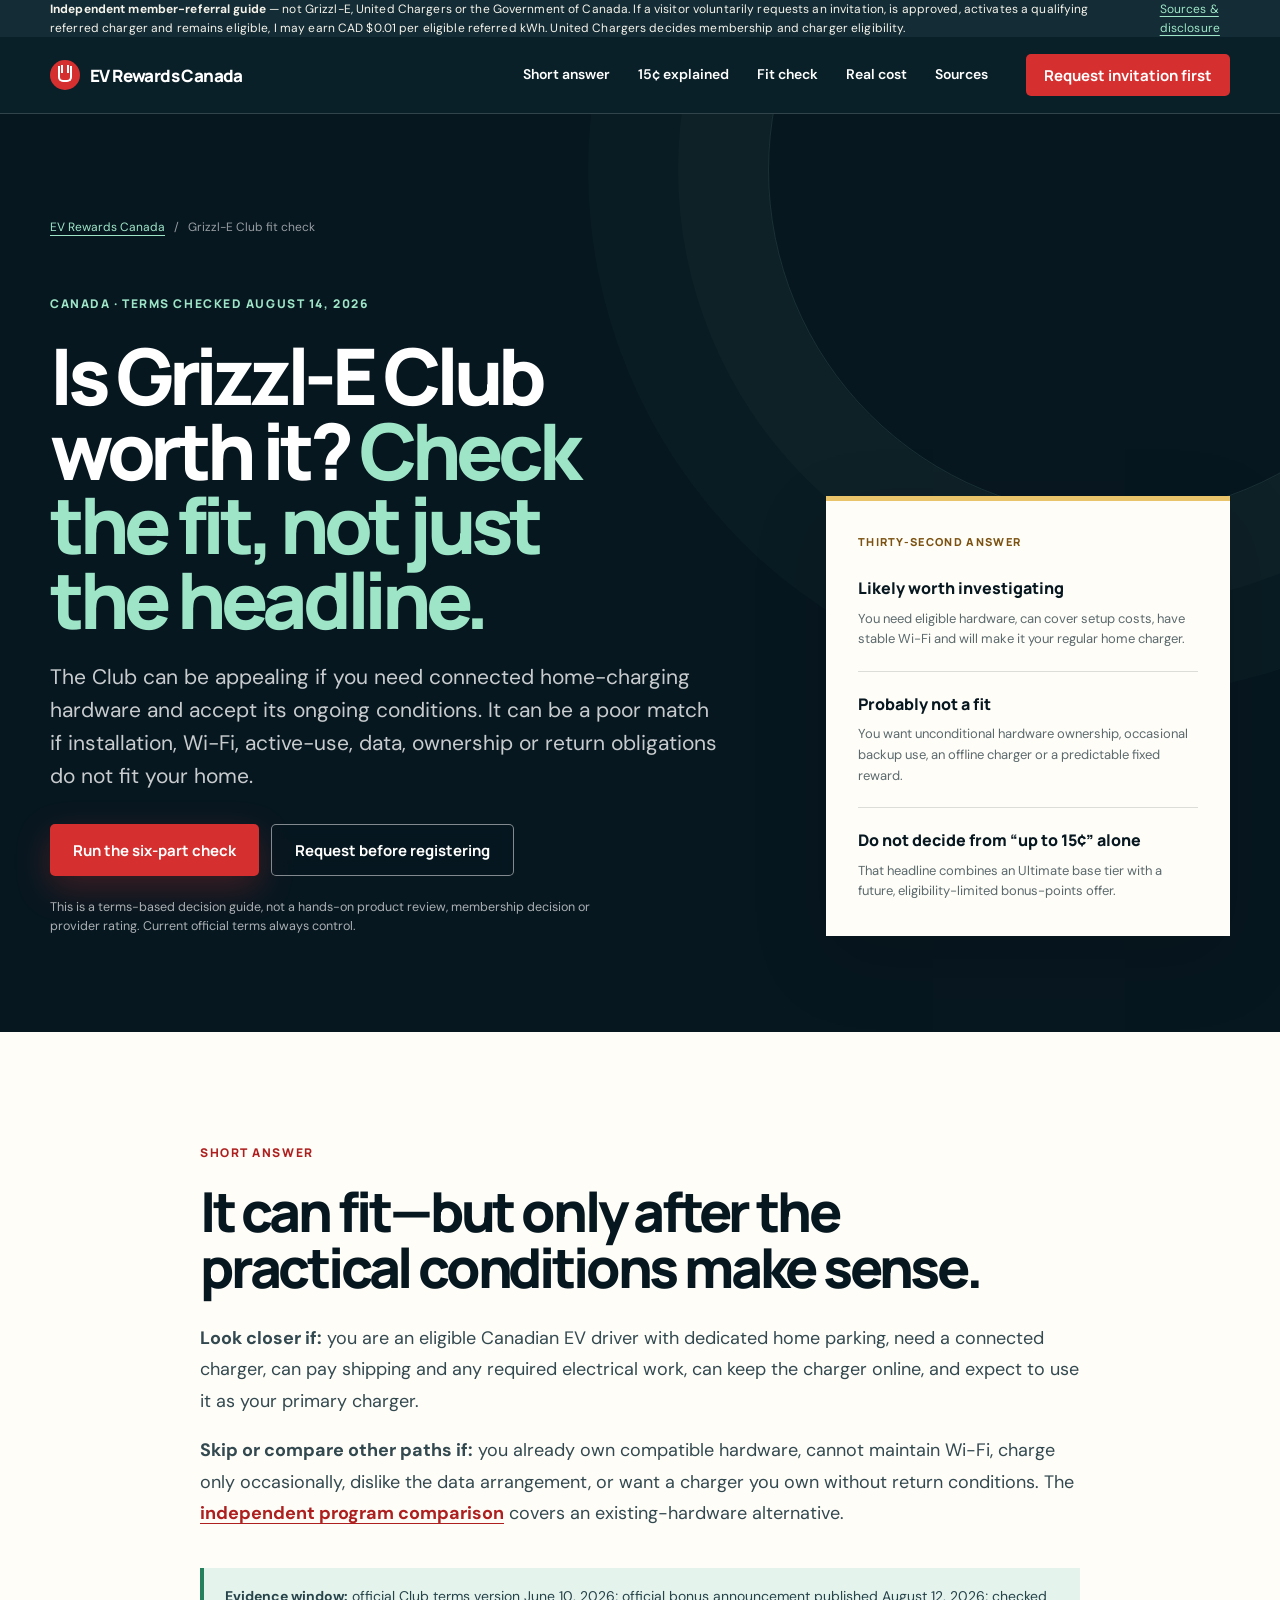
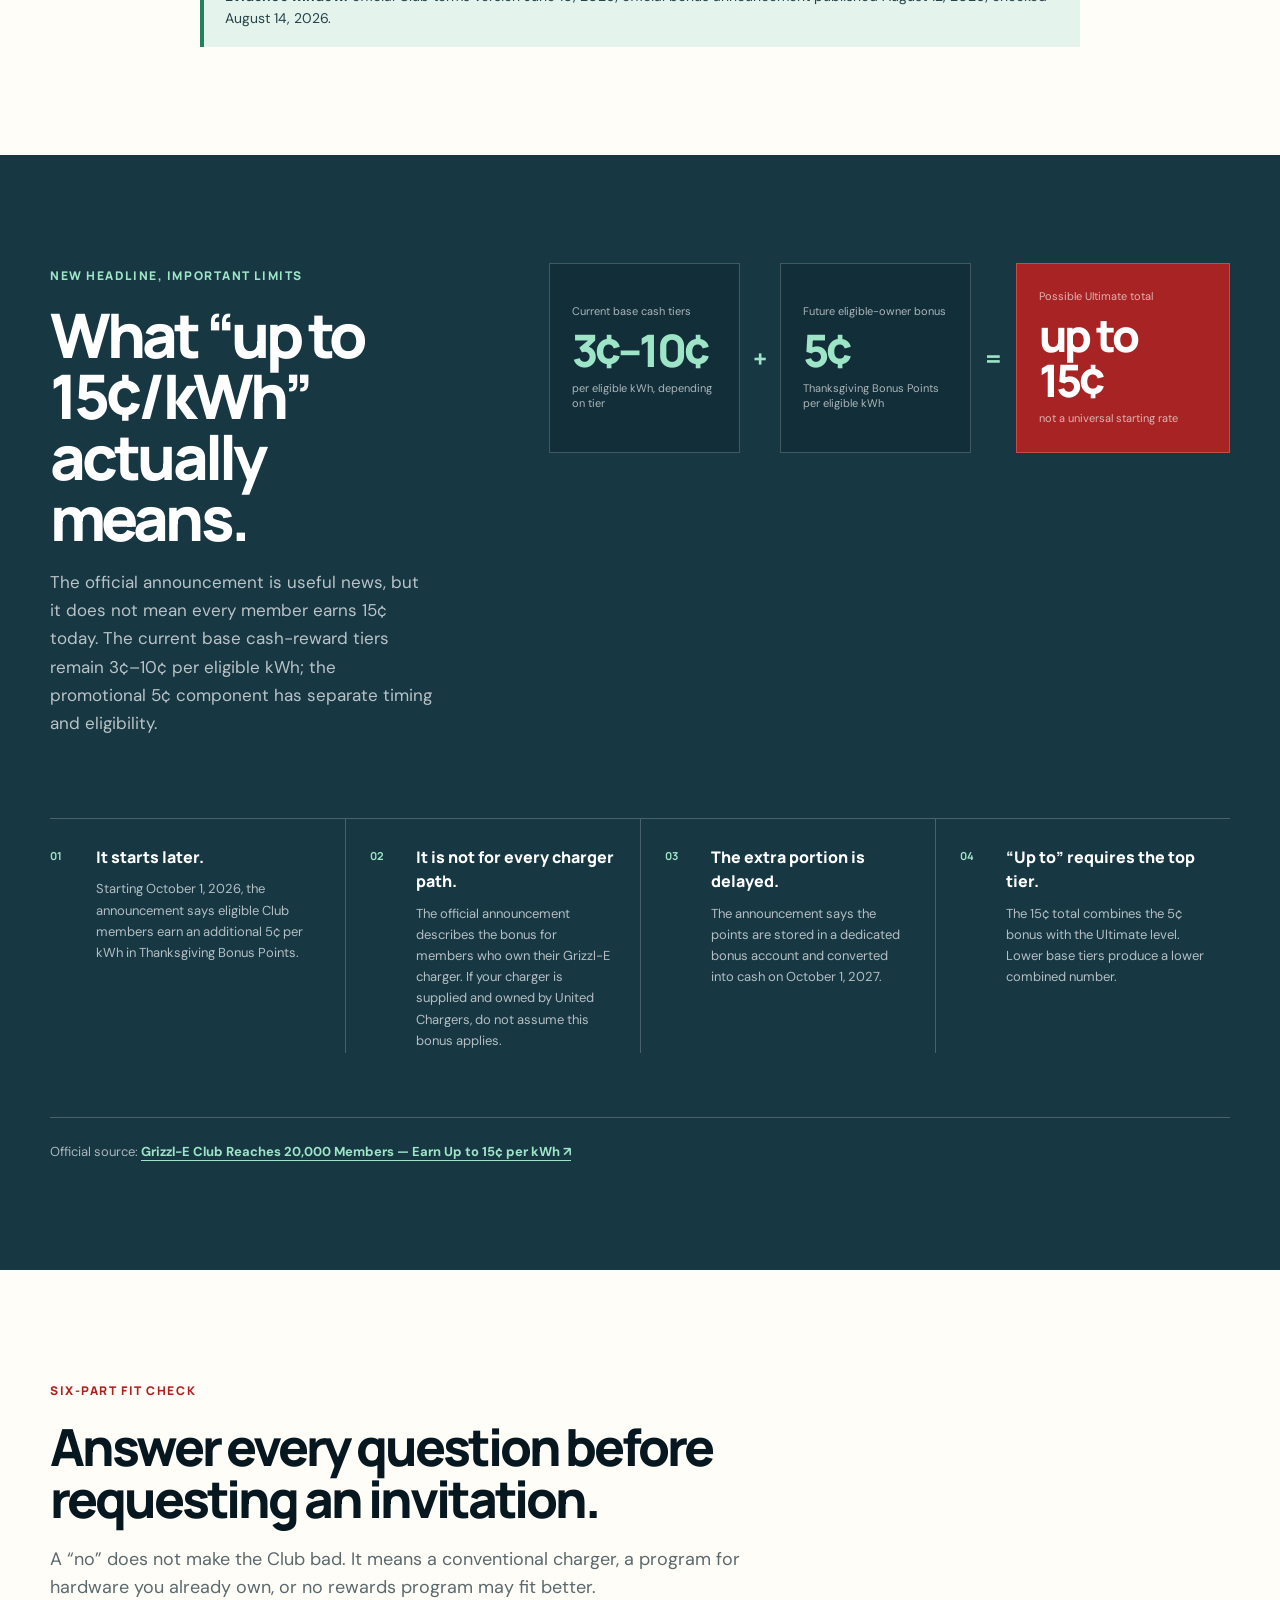
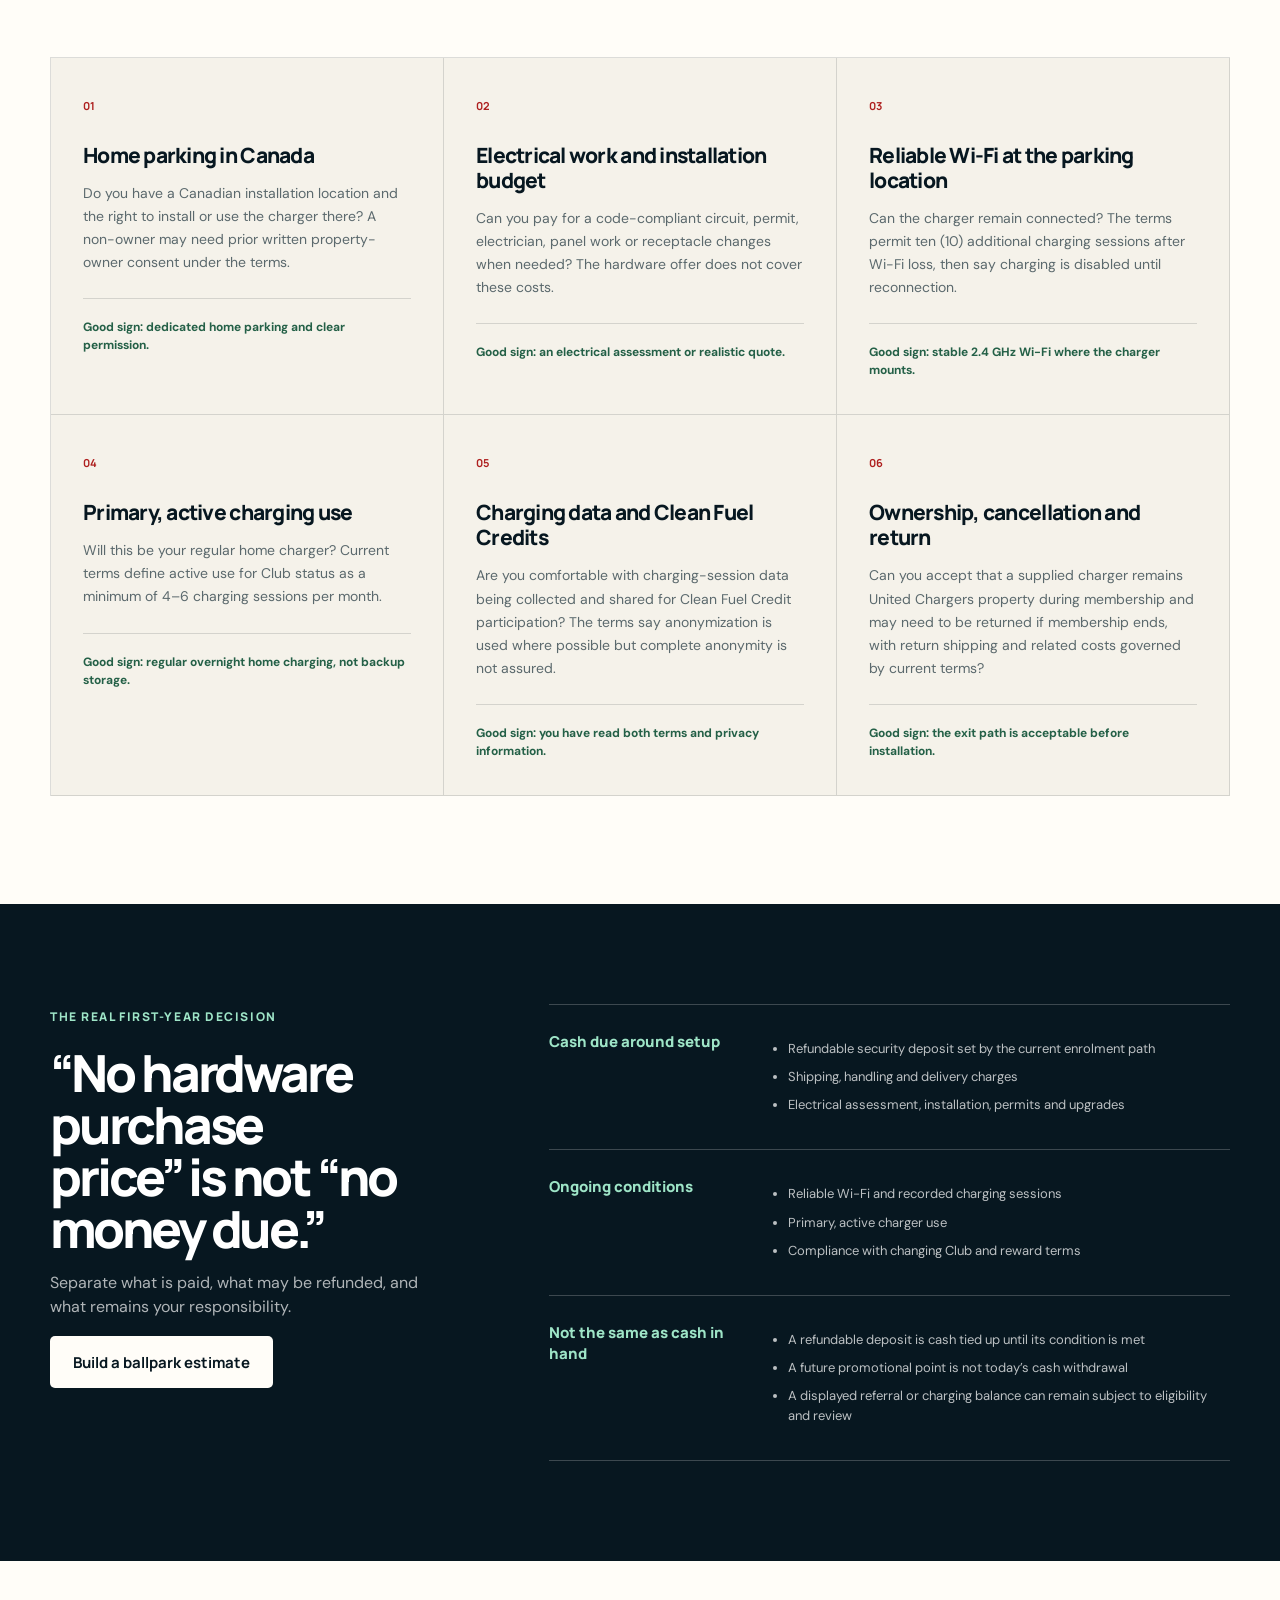
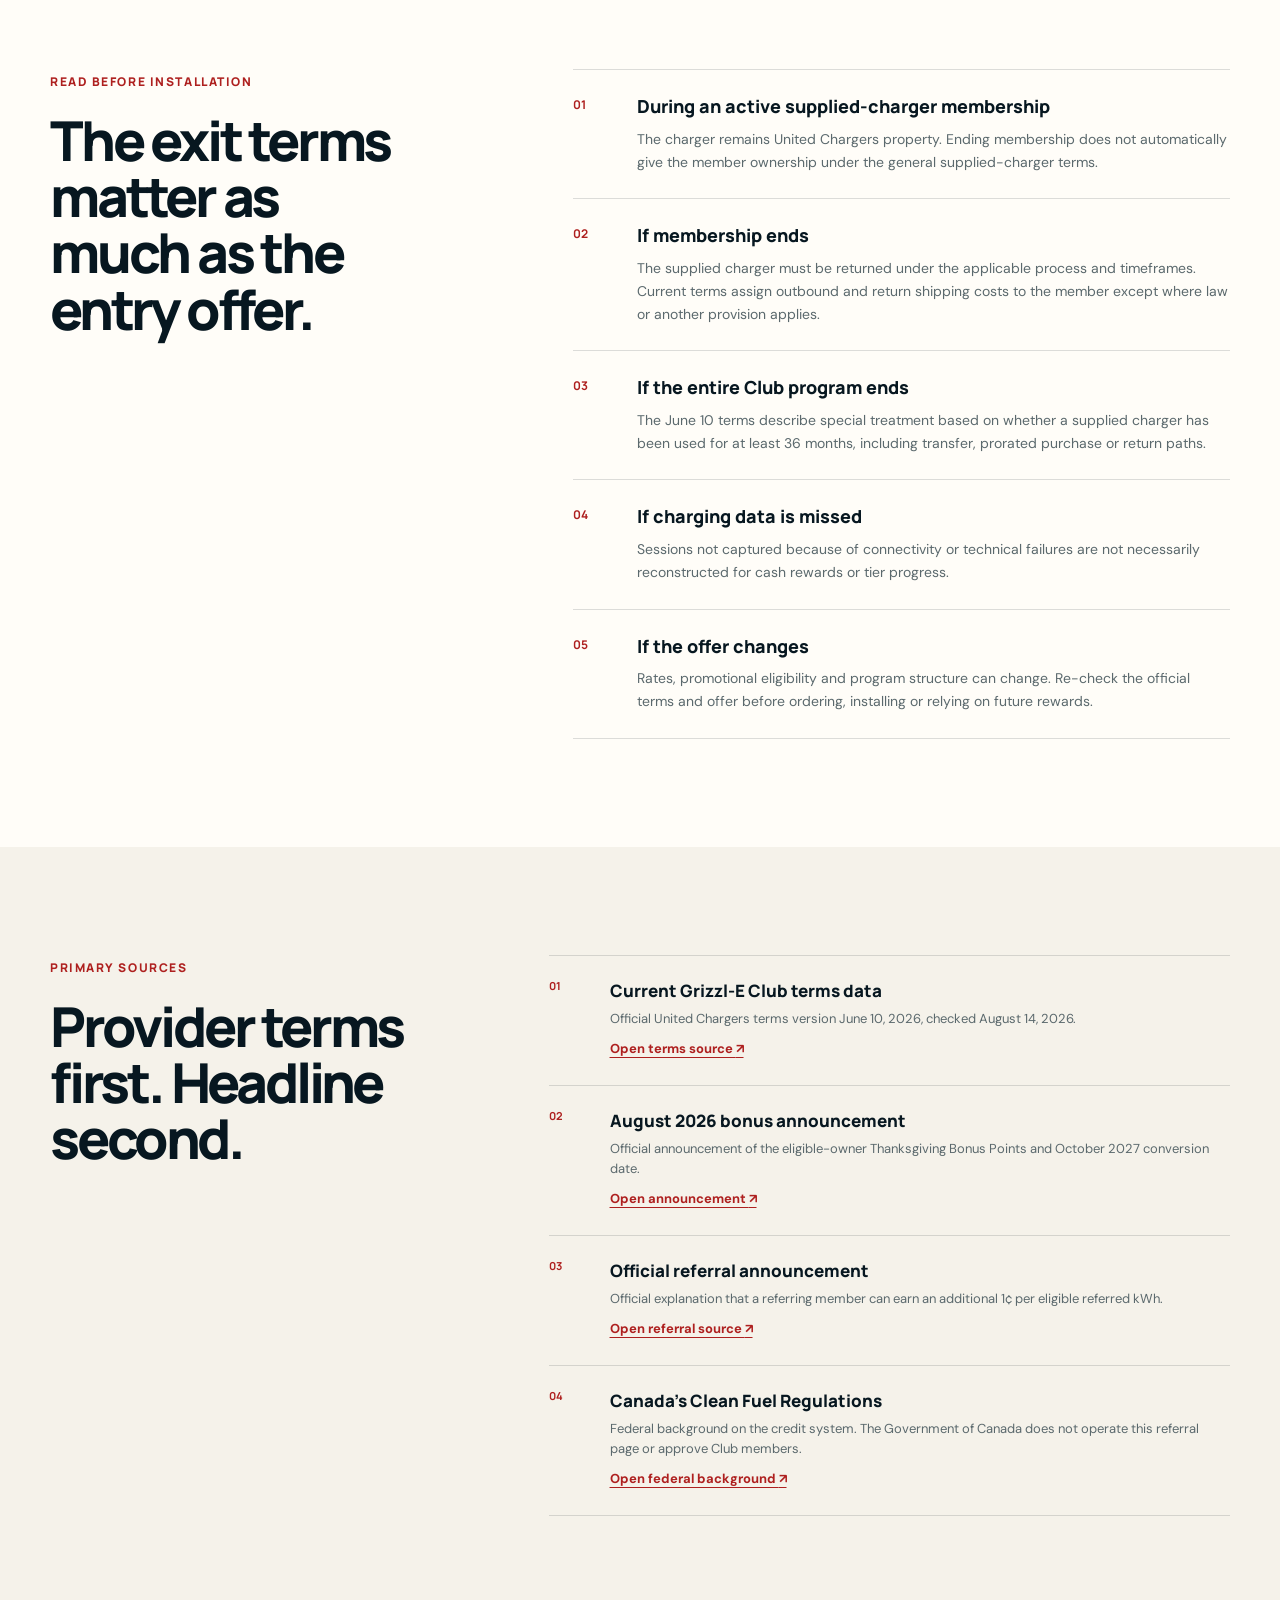
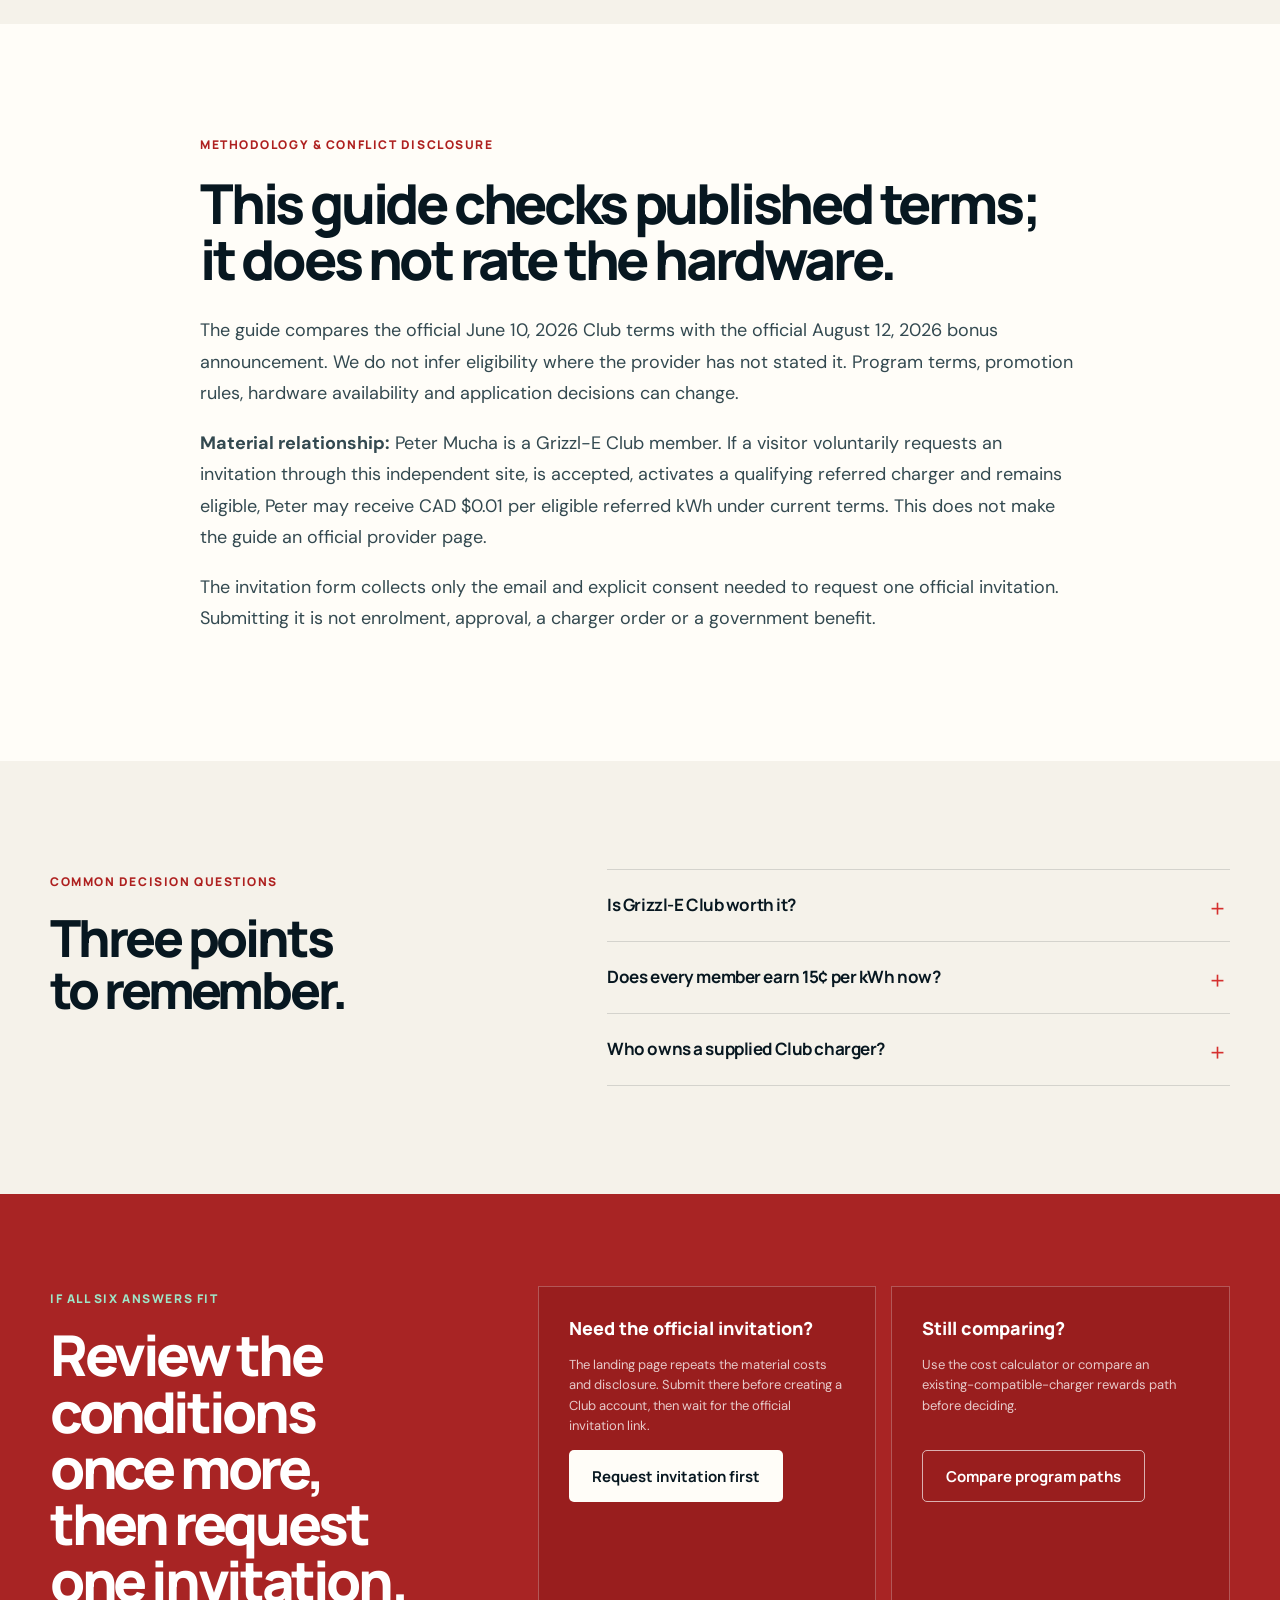
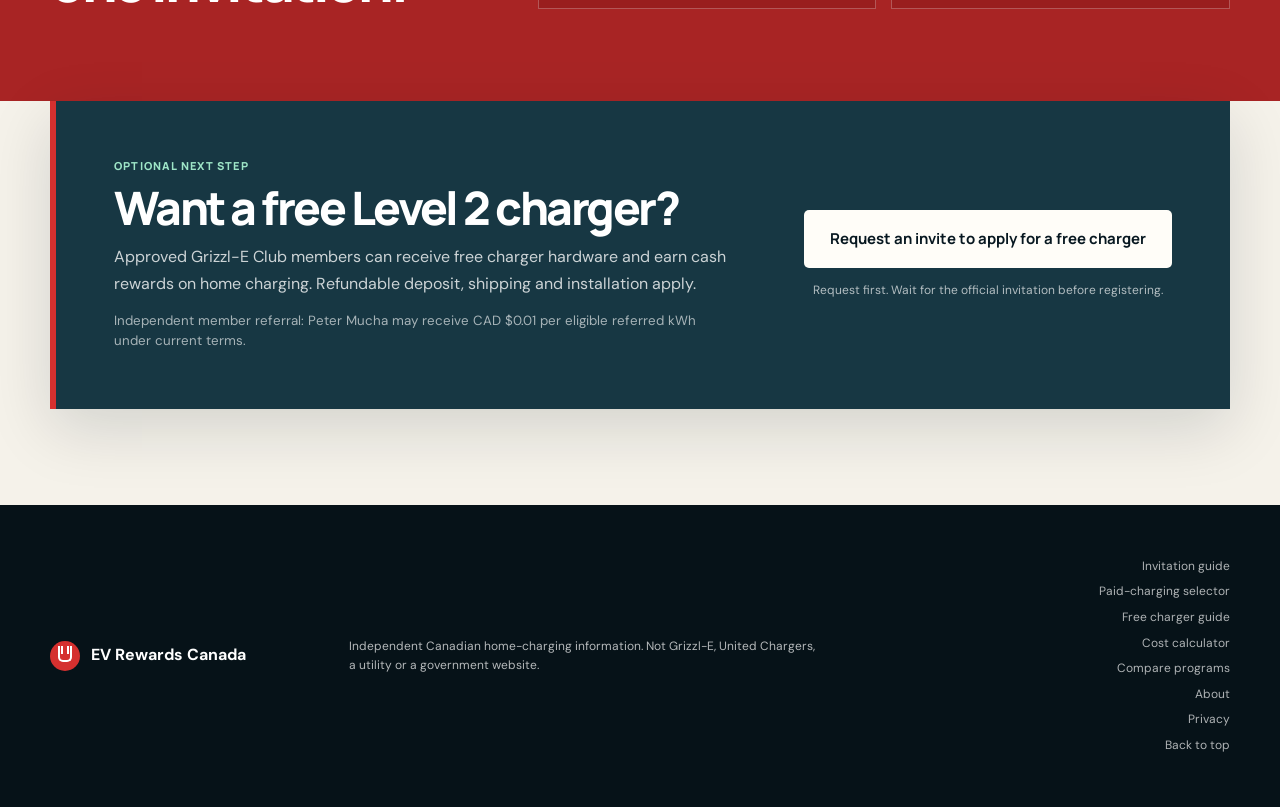
<file: is-grizzl-e-club-worth-it-canada/index.html>
<!doctype html>
<html lang="en-CA">
<head>
  <meta charset="utf-8">
  <meta name="viewport" content="width=device-width,initial-scale=1,viewport-fit=cover">
  <meta name="theme-color" content="#071720">
  <meta name="robots" content="index,follow,max-image-preview:large">
  <meta name="description" content="Use a terms-based fit check to decide whether Grizzl-E Club may suit your Canadian home charging setup, budget, Wi-Fi, usage and ownership preferences.">
  <link rel="canonical" href="https://www.evrewards.ca/is-grizzl-e-club-worth-it-canada/">
  <meta property="og:type" content="article">
  <meta property="og:locale" content="en_CA">
  <meta property="og:site_name" content="EV Rewards Canada">
  <meta property="og:url" content="https://www.evrewards.ca/is-grizzl-e-club-worth-it-canada/">
  <meta property="og:title" content="Is Grizzl-E Club Worth It in Canada? 2026 Fit Check">
  <meta property="og:description" content="A dated, terms-based fit check covering real costs, Wi-Fi, active use, charger ownership, exit conditions and the new 15¢ headline.">
  <meta property="og:image" content="https://www.evrewards.ca/assets/og-grizzle-club-fit-check.jpg">
  <meta property="og:image:width" content="1200">
  <meta property="og:image:height" content="630">
  <meta property="og:image:alt" content="Canadian EV charging at home with an independent Grizzl-E Club terms and fit-check disclosure">
  <meta property="article:published_time" content="2026-08-14">
  <meta property="article:modified_time" content="2026-08-14">
  <meta name="twitter:card" content="summary_large_image">
  <meta name="twitter:title" content="Is Grizzl-E Club Worth It in Canada? 2026 Fit Check">
  <meta name="twitter:description" content="Check costs, Wi-Fi, active use, ownership, exit terms and the new 15¢ headline before deciding.">
  <meta name="twitter:image" content="https://www.evrewards.ca/assets/og-grizzle-club-fit-check.jpg">
  <title>Is Grizzl-E Club Worth It in Canada? 2026 Fit Check</title>
  <link rel="icon" href="../assets/favicon.svg" type="image/svg+xml">
  <link rel="preconnect" href="https://fonts.googleapis.com">
  <link rel="preconnect" href="https://fonts.gstatic.com" crossorigin>
  <link href="https://fonts.googleapis.com/css2?family=DM+Sans:wght@400;500;600;700&family=Manrope:wght@500;600;700;800&display=swap" rel="stylesheet">
  <link rel="stylesheet" href="../styles.css?v=20260823-1">
  <script type="application/ld+json">
  {
    "@context": "https://schema.org",
    "@graph": [
      {
        "@type": "Article",
        "headline": "Is Grizzl-E Club Worth It? A Canadian Terms-Based Fit Check",
        "description": "A dated, independent decision guide to Grizzl-E Club costs, connectivity, usage, ownership, exit conditions and the August 2026 bonus announcement.",
        "datePublished": "2026-08-14",
        "dateModified": "2026-08-14",
        "inLanguage": "en-CA",
        "author": {"@type": "Organization", "name": "Peter's EV Rewards Canada"},
        "publisher": {"@type": "Organization", "name": "EV Rewards Canada"},
        "mainEntityOfPage": "https://www.evrewards.ca/is-grizzl-e-club-worth-it-canada/",
        "image": "https://www.evrewards.ca/assets/og-grizzle-club-fit-check.jpg"
      },
      {
        "@type": "FAQPage",
        "mainEntity": [
          {
            "@type": "Question",
            "name": "Is Grizzl-E Club worth it?",
            "acceptedAnswer": {"@type": "Answer", "text": "It may be worth investigating if you need eligible home-charging hardware, can cover shipping and electrical work, can maintain Wi-Fi, will use the charger actively as a primary charger, accept the data terms and accept the ownership and return conditions. It is not a universal fit."}
          },
          {
            "@type": "Question",
            "name": "Does every Grizzl-E Club member earn 15 cents per kWh now?",
            "acceptedAnswer": {"@type": "Answer", "text": "No. The August 12, 2026 announcement says an additional 5 cents per kWh in Thanksgiving Bonus Points starts October 1, 2026 for eligible members who own their Grizzl-E charger. The points are to be converted into cash on October 1, 2027. The up-to-15-cent total also requires the Ultimate level."}
          },
          {
            "@type": "Question",
            "name": "Who owns a supplied Grizzl-E Club charger?",
            "acceptedAnswer": {"@type": "Answer", "text": "Under the official terms checked August 14, 2026, a supplied charger remains United Chargers property during membership and must be returned if membership ends, subject to the applicable terms."}
          }
        ]
      },
      {
        "@type": "BreadcrumbList",
        "itemListElement": [
          {"@type": "ListItem", "position": 1, "name": "EV Rewards Canada", "item": "https://www.evrewards.ca/"},
          {"@type": "ListItem", "position": 2, "name": "Is Grizzl-E Club worth it?", "item": "https://www.evrewards.ca/is-grizzl-e-club-worth-it-canada/"}
        ]
      }
    ]
  }
  </script>
</head>
<body class="comparison-page fit-guide-page">
  <a class="skip-link" href="#main">Skip to main content</a>

  <div class="disclosure-bar" id="referral-disclosure">
    <div class="wrap disclosure-inner">
      <span><strong>Independent member-referral guide</strong> — not Grizzl-E, United Chargers or the Government of Canada. If a visitor voluntarily requests an invitation, is approved, activates a qualifying referred charger and remains eligible, I may earn CAD $0.01 per eligible referred kWh. United Chargers decides membership and charger eligibility.</span>
      <a href="#methodology">Sources & disclosure</a>
    </div>
  </div>

  <header class="compare-header" id="top">
    <div class="wrap nav-wrap">
      <a class="brand" href="../" aria-label="EV Rewards Canada home">
        <span class="brand-mark" aria-hidden="true"><span></span></span>
        <span>EV Rewards Canada</span>
      </a>
      <nav aria-label="Fit-check navigation">
        <a href="#short-answer">Short answer</a>
        <a href="#bonus">15¢ explained</a>
        <a href="#fit-check">Fit check</a>
        <a href="#real-cost">Real cost</a>
        <a href="#sources">Sources</a>
      </nav>
      <a class="button button-small" href="../?src=organic-club-fit#request">Request invitation first</a>
    </div>
  </header>

  <main id="main">
    <article>
      <header class="compare-hero fit-guide-hero">
        <div class="wrap compare-hero-grid">
          <div class="compare-hero-copy">
            <nav class="breadcrumbs" aria-label="Breadcrumb">
              <a href="../">EV Rewards Canada</a><span aria-hidden="true">/</span><span>Grizzl-E Club fit check</span>
            </nav>
            <span class="section-label light">Canada · terms checked August 14, 2026</span>
            <h1>Is Grizzl-E Club worth it? <em>Check the fit, not just the headline.</em></h1>
            <p class="compare-lede">The Club can be appealing if you need connected home-charging hardware and accept its ongoing conditions. It can be a poor match if installation, Wi-Fi, active-use, data, ownership or return obligations do not fit your home.</p>
            <div class="hero-actions">
              <a class="button button-primary" href="#fit-check">Run the six-part check</a>
              <a class="button button-ghost" id="invitation-path-link" href="../?src=organic-club-fit#request">Request before registering</a>
            </div>
            <p class="hero-caveat">This is a terms-based decision guide, not a hands-on product review, membership decision or provider rating. Current official terms always control.</p>
          </div>
          <aside class="decision-note fit-verdict" aria-label="Quick verdict">
            <span class="decision-kicker">Thirty-second answer</span>
            <div>
              <strong>Likely worth investigating</strong>
              <p>You need eligible hardware, can cover setup costs, have stable Wi-Fi and will make it your regular home charger.</p>
            </div>
            <div>
              <strong>Probably not a fit</strong>
              <p>You want unconditional hardware ownership, occasional backup use, an offline charger or a predictable fixed reward.</p>
            </div>
            <div>
              <strong>Do not decide from “up to 15¢” alone</strong>
              <p>That headline combines an Ultimate base tier with a future, eligibility-limited bonus-points offer.</p>
            </div>
          </aside>
        </div>
      </header>

      <section class="compare-intro" id="short-answer" aria-labelledby="short-answer-title">
        <div class="wrap article-narrow">
          <span class="section-label">Short answer</span>
          <h2 id="short-answer-title">It can fit—but only after the practical conditions make sense.</h2>
          <p><strong>Look closer if:</strong> you are an eligible Canadian EV driver with dedicated home parking, need a connected charger, can pay shipping and any required electrical work, can keep the charger online, and expect to use it as your primary charger.</p>
          <p><strong>Skip or compare other paths if:</strong> you already own compatible hardware, cannot maintain Wi-Fi, charge only occasionally, dislike the data arrangement, or want a charger you own without return conditions. The <a href="../grizzle-club-vs-chargelab-rewards-canada/">independent program comparison</a> covers an existing-hardware alternative.</p>
          <div class="checked-note"><strong>Evidence window:</strong> official Club terms version June 10, 2026; official bonus announcement published August 12, 2026; checked August 14, 2026.</div>
        </div>
      </section>

      <section class="bonus-section" id="bonus" aria-labelledby="bonus-title">
        <div class="wrap bonus-layout">
          <div class="bonus-heading">
            <span class="section-label light">New headline, important limits</span>
            <h2 id="bonus-title">What “up to 15¢/kWh” actually means.</h2>
            <p>The official announcement is useful news, but it does not mean every member earns 15¢ today. The current base cash-reward tiers remain 3¢–10¢ per eligible kWh; the promotional 5¢ component has separate timing and eligibility.</p>
          </div>
          <div class="bonus-math" role="group" aria-label="15-cent headline components">
            <div><span>Current base cash tiers</span><strong>3¢–10¢</strong><small>per eligible kWh, depending on tier</small></div>
            <span class="bonus-operator" aria-hidden="true">+</span>
            <div><span>Future eligible-owner bonus</span><strong>5¢</strong><small>Thanksgiving Bonus Points per eligible kWh</small></div>
            <span class="bonus-operator" aria-hidden="true">=</span>
            <div class="bonus-total"><span>Possible Ultimate total</span><strong>up to 15¢</strong><small>not a universal starting rate</small></div>
          </div>
          <div class="bonus-facts">
            <article><span>01</span><div><strong>It starts later.</strong><p>Starting October 1, 2026, the announcement says eligible Club members earn an additional 5¢ per kWh in Thanksgiving Bonus Points.</p></div></article>
            <article><span>02</span><div><strong>It is not for every charger path.</strong><p>The official announcement describes the bonus for members who own their Grizzl-E charger. If your charger is supplied and owned by United Chargers, do not assume this bonus applies.</p></div></article>
            <article><span>03</span><div><strong>The extra portion is delayed.</strong><p>The announcement says the points are stored in a dedicated bonus account and converted into cash on October 1, 2027.</p></div></article>
            <article><span>04</span><div><strong>“Up to” requires the top tier.</strong><p>The 15¢ total combines the 5¢ bonus with the Ultimate level. Lower base tiers produce a lower combined number.</p></div></article>
          </div>
          <p class="bonus-source">Official source: <a href="https://grizzl-e.com/news/364" target="_blank" rel="noopener">Grizzl-E Club Reaches 20,000 Members — Earn Up to 15¢ per kWh <span aria-hidden="true">↗</span></a></p>
        </div>
      </section>

      <section class="fit-guide-check" id="fit-check" aria-labelledby="fit-check-title">
        <div class="wrap">
          <div class="section-heading narrow">
            <span class="section-label">Six-part fit check</span>
            <h2 id="fit-check-title">Answer every question before requesting an invitation.</h2>
            <p>A “no” does not make the Club bad. It means a conventional charger, a program for hardware you already own, or no rewards program may fit better.</p>
          </div>
          <div class="fit-question-grid">
            <article><span>01</span><h3>Home parking in Canada</h3><p>Do you have a Canadian installation location and the right to install or use the charger there? A non-owner may need prior written property-owner consent under the terms.</p><strong>Good sign: dedicated home parking and clear permission.</strong></article>
            <article><span>02</span><h3>Electrical work and installation budget</h3><p>Can you pay for a code-compliant circuit, permit, electrician, panel work or receptacle changes when needed? The hardware offer does not cover these costs.</p><strong>Good sign: an electrical assessment or realistic quote.</strong></article>
            <article><span>03</span><h3>Reliable Wi-Fi at the parking location</h3><p>Can the charger remain connected? The terms permit ten (10) additional charging sessions after Wi-Fi loss, then say charging is disabled until reconnection.</p><strong>Good sign: stable 2.4 GHz Wi-Fi where the charger mounts.</strong></article>
            <article><span>04</span><h3>Primary, active charging use</h3><p>Will this be your regular home charger? Current terms define active use for Club status as a minimum of 4–6 charging sessions per month.</p><strong>Good sign: regular overnight home charging, not backup storage.</strong></article>
            <article><span>05</span><h3>Charging data and Clean Fuel Credits</h3><p>Are you comfortable with charging-session data being collected and shared for Clean Fuel Credit participation? The terms say anonymization is used where possible but complete anonymity is not assured.</p><strong>Good sign: you have read both terms and privacy information.</strong></article>
            <article><span>06</span><h3>Ownership, cancellation and return</h3><p>Can you accept that a supplied charger remains United Chargers property during membership and may need to be returned if membership ends, with return shipping and related costs governed by current terms?</p><strong>Good sign: the exit path is acceptable before installation.</strong></article>
          </div>
        </div>
      </section>

      <section class="fit-guide-cost" id="real-cost" aria-labelledby="real-cost-title">
        <div class="wrap cost-guide-layout">
          <div class="section-heading">
            <span class="section-label light">The real first-year decision</span>
            <h2 id="real-cost-title">“No hardware purchase price” is not “no money due.”</h2>
            <p>Separate what is paid, what may be refunded, and what remains your responsibility.</p>
            <a class="button button-light" href="../ev-charger-cost-calculator-canada/">Build a ballpark estimate</a>
          </div>
          <div class="cost-buckets">
            <article><span>Cash due around setup</span><ul><li>Refundable security deposit set by the current enrolment path</li><li>Shipping, handling and delivery charges</li><li>Electrical assessment, installation, permits and upgrades</li></ul></article>
            <article><span>Ongoing conditions</span><ul><li>Reliable Wi-Fi and recorded charging sessions</li><li>Primary, active charger use</li><li>Compliance with changing Club and reward terms</li></ul></article>
            <article><span>Not the same as cash in hand</span><ul><li>A refundable deposit is cash tied up until its condition is met</li><li>A future promotional point is not today’s cash withdrawal</li><li>A displayed referral or charging balance can remain subject to eligibility and review</li></ul></article>
          </div>
        </div>
      </section>

      <section class="decision-section" aria-labelledby="exit-title">
        <div class="wrap decision-layout">
          <div class="section-heading">
            <span class="section-label">Read before installation</span>
            <h2 id="exit-title">The exit terms matter as much as the entry offer.</h2>
          </div>
          <ol class="question-list">
            <li><span>01</span><div><strong>During an active supplied-charger membership</strong><p>The charger remains United Chargers property. Ending membership does not automatically give the member ownership under the general supplied-charger terms.</p></div></li>
            <li><span>02</span><div><strong>If membership ends</strong><p>The supplied charger must be returned under the applicable process and timeframes. Current terms assign outbound and return shipping costs to the member except where law or another provision applies.</p></div></li>
            <li><span>03</span><div><strong>If the entire Club program ends</strong><p>The June 10 terms describe special treatment based on whether a supplied charger has been used for at least 36 months, including transfer, prorated purchase or return paths.</p></div></li>
            <li><span>04</span><div><strong>If charging data is missed</strong><p>Sessions not captured because of connectivity or technical failures are not necessarily reconstructed for cash rewards or tier progress.</p></div></li>
            <li><span>05</span><div><strong>If the offer changes</strong><p>Rates, promotional eligibility and program structure can change. Re-check the official terms and offer before ordering, installing or relying on future rewards.</p></div></li>
          </ol>
        </div>
      </section>

      <section class="sources-section" id="sources" aria-labelledby="sources-title">
        <div class="wrap sources-layout">
          <div class="section-heading">
            <span class="section-label">Primary sources</span>
            <h2 id="sources-title">Provider terms first. Headline second.</h2>
          </div>
          <div class="source-list">
            <article><span>01</span><div><h3>Current Grizzl-E Club terms data</h3><p>Official United Chargers terms version June 10, 2026, checked August 14, 2026.</p><a href="https://connect-api.unitedchargers.com/client/terms-and-conditions/latest/club" target="_blank" rel="noopener">Open terms source <span aria-hidden="true">↗</span></a></div></article>
            <article><span>02</span><div><h3>August 2026 bonus announcement</h3><p>Official announcement of the eligible-owner Thanksgiving Bonus Points and October 2027 conversion date.</p><a href="https://grizzl-e.com/news/364" target="_blank" rel="noopener">Open announcement <span aria-hidden="true">↗</span></a></div></article>
            <article><span>03</span><div><h3>Official referral announcement</h3><p>Official explanation that a referring member can earn an additional 1¢ per eligible referred kWh.</p><a href="https://grizzl-e.com/news/322" target="_blank" rel="noopener">Open referral source <span aria-hidden="true">↗</span></a></div></article>
            <article><span>04</span><div><h3>Canada’s Clean Fuel Regulations</h3><p>Federal background on the credit system. The Government of Canada does not operate this referral page or approve Club members.</p><a href="https://www.canada.ca/en/environment-climate-change/services/managing-pollution/energy-production/fuel-regulations/clean-fuel-regulations/about.html" target="_blank" rel="noopener">Open federal background <span aria-hidden="true">↗</span></a></div></article>
          </div>
        </div>
      </section>

      <section class="methodology-section" id="methodology" aria-labelledby="methodology-title">
        <div class="wrap article-narrow">
          <span class="section-label">Methodology & conflict disclosure</span>
          <h2 id="methodology-title">This guide checks published terms; it does not rate the hardware.</h2>
          <p>The guide compares the official June 10, 2026 Club terms with the official August 12, 2026 bonus announcement. We do not infer eligibility where the provider has not stated it. Program terms, promotion rules, hardware availability and application decisions can change.</p>
          <p><strong>Material relationship:</strong> Peter Mucha is a Grizzl-E Club member. If a visitor voluntarily requests an invitation through this independent site, is accepted, activates a qualifying referred charger and remains eligible, Peter may receive CAD $0.01 per eligible referred kWh under current terms. This does not make the guide an official provider page.</p>
          <p>The invitation form collects only the email and explicit consent needed to request one official invitation. Submitting it is not enrolment, approval, a charger order or a government benefit.</p>
        </div>
      </section>

      <section class="faq-section fit-guide-faq" aria-labelledby="faq-title">
        <div class="wrap faq-layout">
          <div class="section-heading">
            <span class="section-label">Common decision questions</span>
            <h2 id="faq-title">Three points to remember.</h2>
          </div>
          <div class="faq-list">
            <details>
              <summary>Is Grizzl-E Club worth it?</summary>
              <p>It may be worth investigating if you need eligible hardware and all six practical conditions on this page fit. It is probably not a fit if you need offline or occasional use, unconditional ownership, or cannot cover setup costs.</p>
            </details>
            <details>
              <summary>Does every member earn 15¢ per kWh now?</summary>
              <p>No. The August 12 announcement describes an additional 5¢ in bonus points beginning October 1, 2026 for eligible members who own their Grizzl-E charger. The 15¢ total requires the Ultimate level, and the extra points are described as converting to cash on October 1, 2027.</p>
            </details>
            <details>
              <summary>Who owns a supplied Club charger?</summary>
              <p>Under the terms checked August 14, 2026, a supplied charger remains United Chargers property during membership and must be returned if membership ends, subject to the applicable terms and program-end provisions.</p>
            </details>
          </div>
        </div>
      </section>

      <section class="compare-cta" aria-labelledby="cta-title">
        <div class="wrap compare-cta-layout">
          <div>
            <span class="section-label light">If all six answers fit</span>
            <h2 id="cta-title">Review the conditions once more, then request one invitation.</h2>
          </div>
          <div class="cta-paths fit-cta-paths">
            <div>
              <strong>Need the official invitation?</strong>
              <p>The landing page repeats the material costs and disclosure. Submit there before creating a Club account, then wait for the official invitation link.</p>
              <a class="button button-light" href="../?src=organic-club-fit#request">Request invitation first</a>
            </div>
            <div>
              <strong>Still comparing?</strong>
              <p>Use the cost calculator or compare an existing-compatible-charger rewards path before deciding.</p>
              <a class="button button-outline-light" href="../grizzle-club-vs-chargelab-rewards-canada/">Compare program paths</a>
            </div>
          </div>
        </div>
      </section>
    </article>
    <aside class="free-charger-promo" aria-labelledby="free-charger-promo-title">
      <div class="free-charger-promo__copy">
        <span>Optional next step</span>
        <h2 id="free-charger-promo-title">Want a free Level 2 charger?</h2>
        <p>Approved Grizzl-E Club members can receive free charger hardware and earn cash rewards on home charging. Refundable deposit, shipping and installation apply.</p>
        <small>Independent member referral: Peter Mucha may receive CAD $0.01 per eligible referred kWh under current terms.</small>
      </div>
      <div class="free-charger-promo__action">
        <a class="button button-light" href="../grizzl-e-club-invitation-canada/?src=organic-sitewide-free-charger">Request an invite to apply for a free charger</a>
        <small>Request first. Wait for the official invitation before registering.</small>
      </div>
    </aside>
  </main>

  <footer class="site-footer comparison-footer">
    <div class="wrap footer-main">
      <div class="footer-brand"><span class="brand-mark" aria-hidden="true"><span></span></span><strong>EV Rewards Canada</strong></div>
      <p>Independent Canadian home-charging information. Not Grizzl-E, United Chargers, a utility or a government website.</p>
      <nav aria-label="Footer navigation"><a href="../">Invitation guide</a><a href="../get-paid-to-charge-ev-canada/">Paid-charging selector</a><a href="../free-ev-charger-canada/">Free charger guide</a><a href="../ev-charger-cost-calculator-canada/">Cost calculator</a><a href="../grizzle-club-vs-chargelab-rewards-canada/">Compare programs</a><a href="../about/">About</a><a href="../privacy.html">Privacy</a><a href="#top">Back to top</a></nav>
    </div>
  </footer>
  <script src="../analytics.js?v=20260823-1"></script>
</body>
</html>
</file>
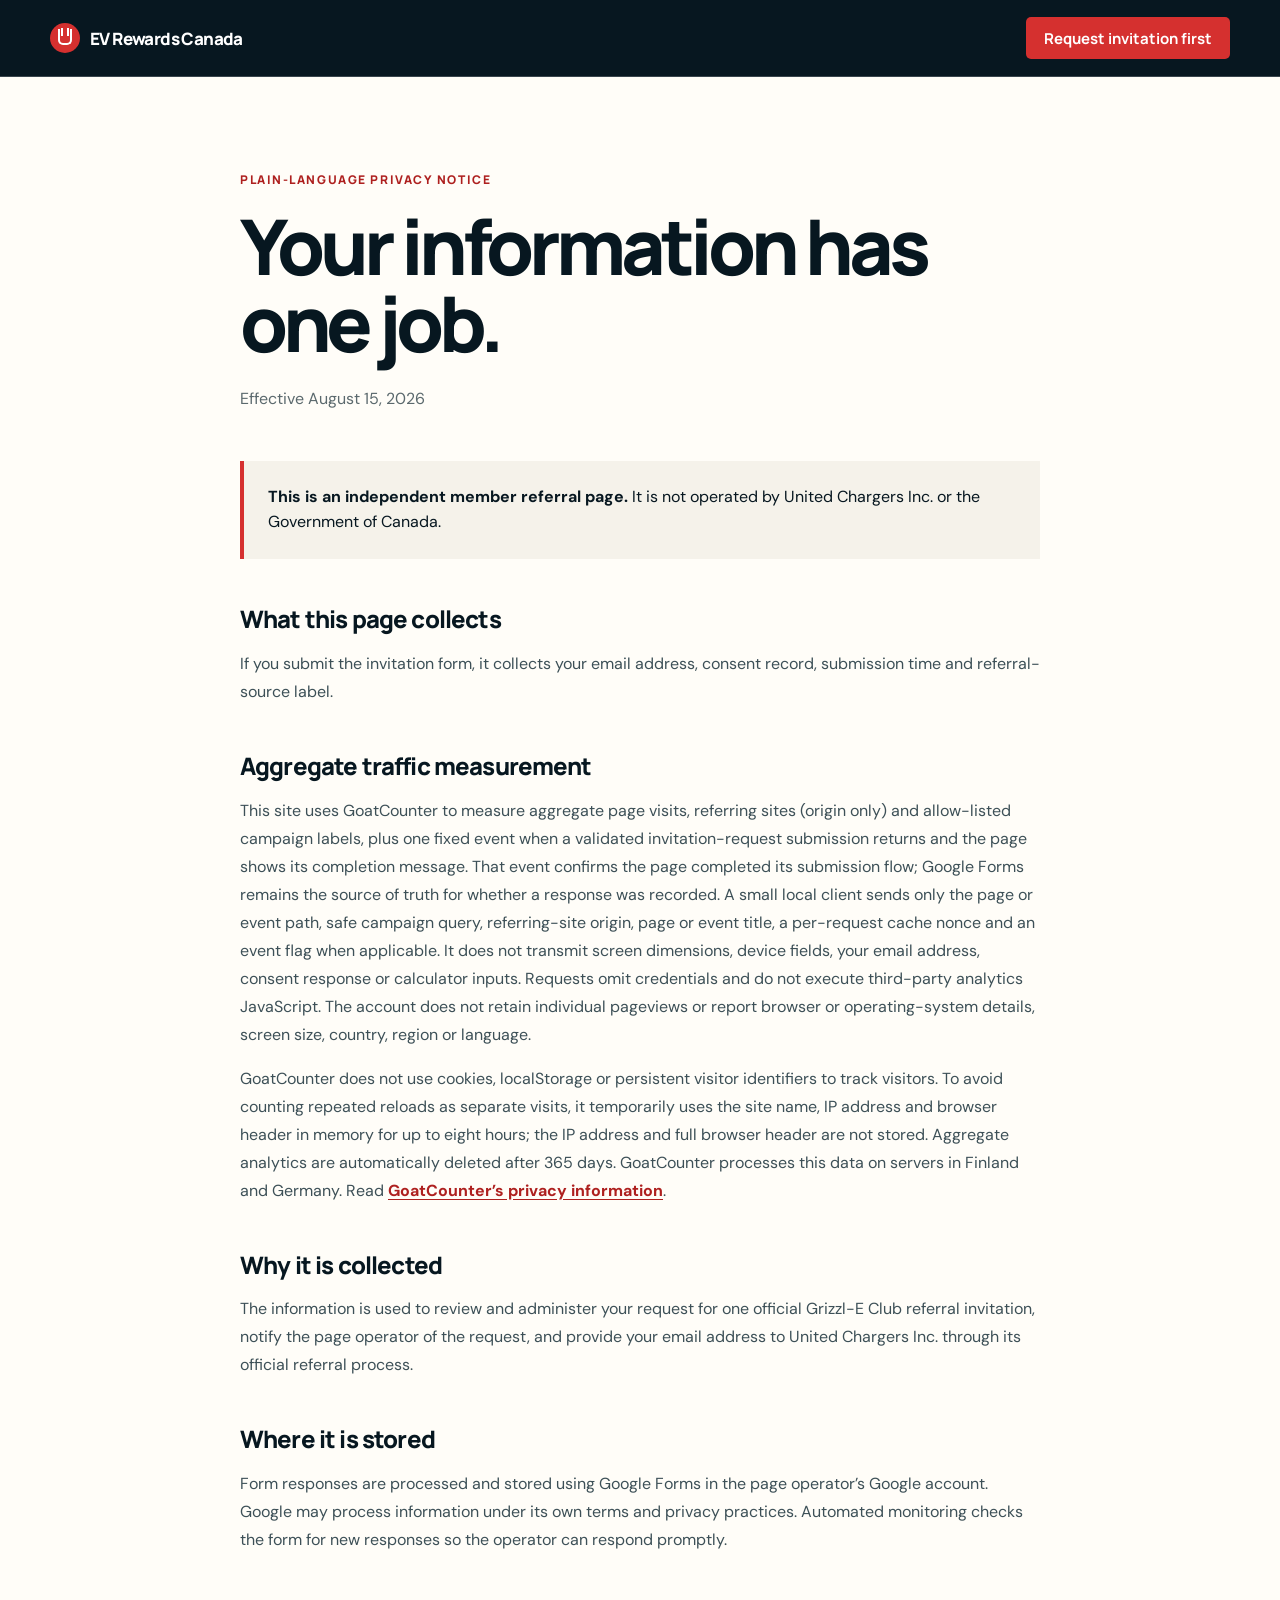
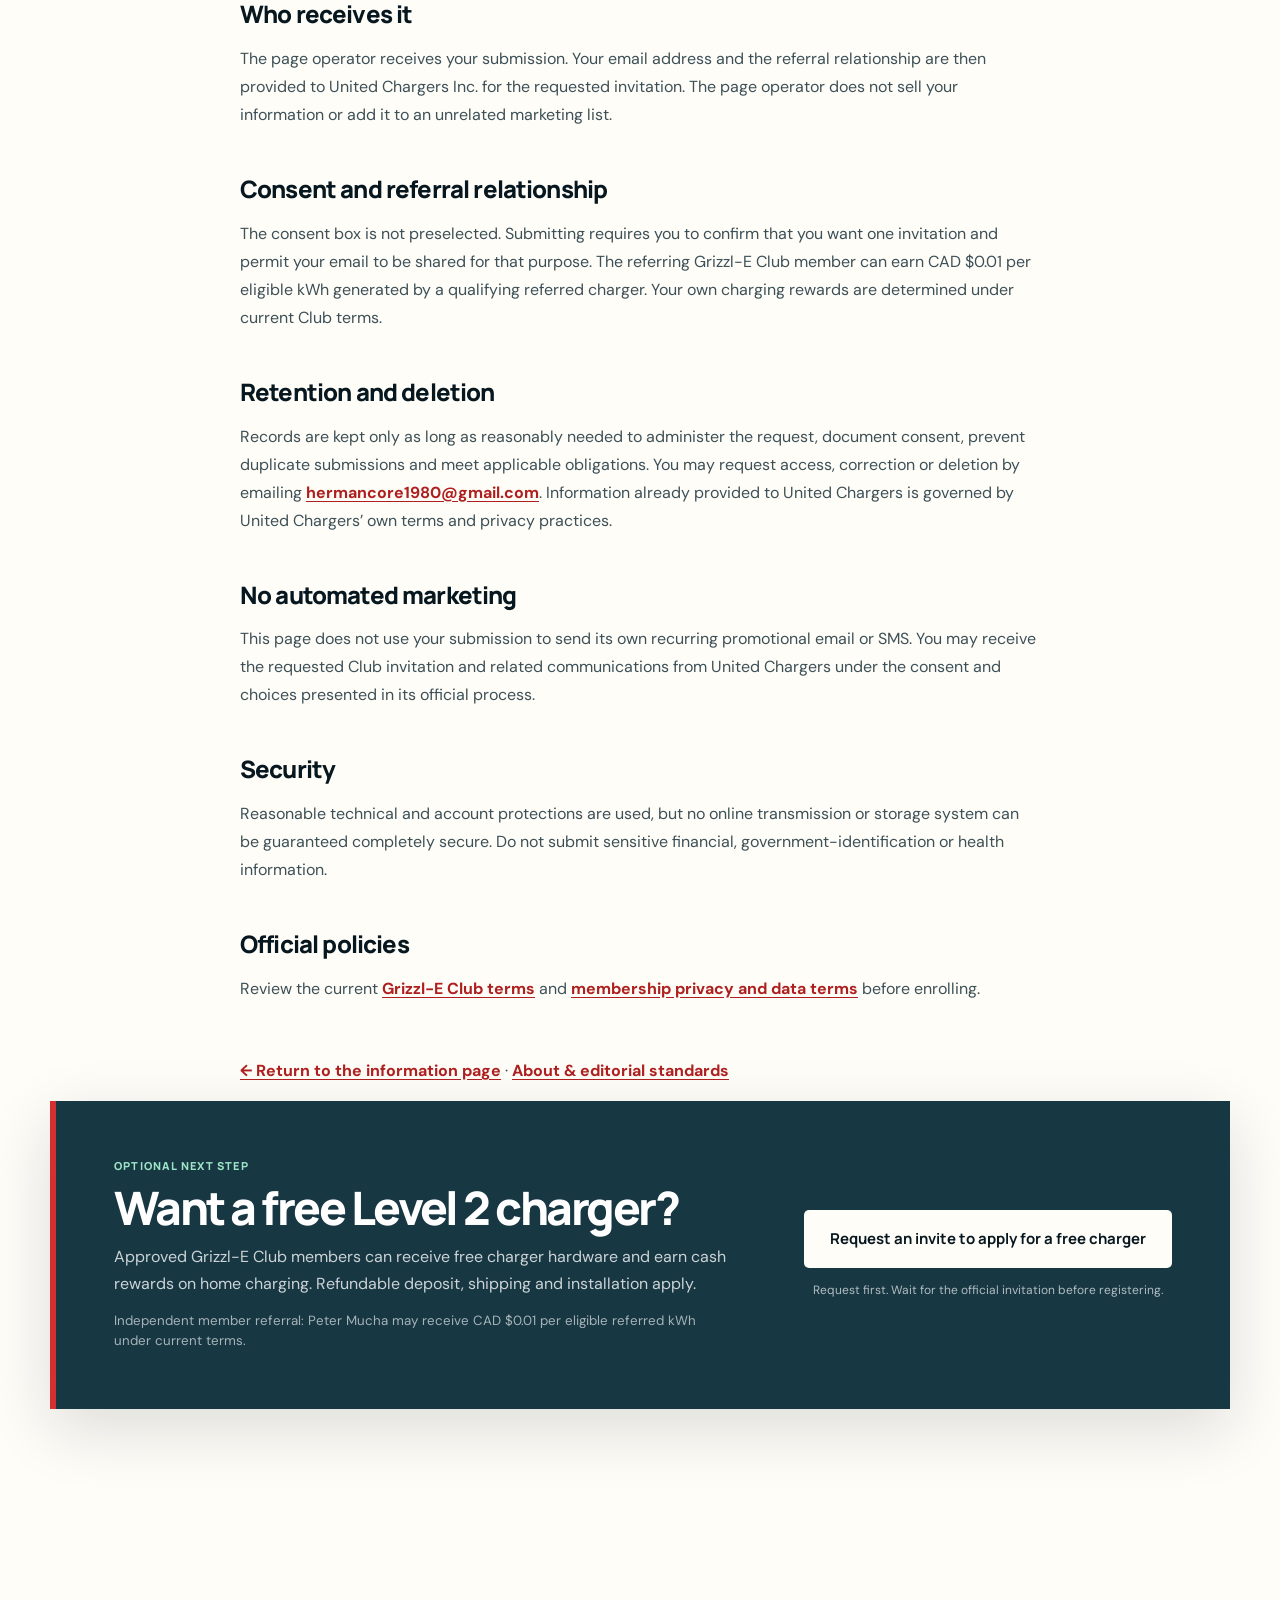
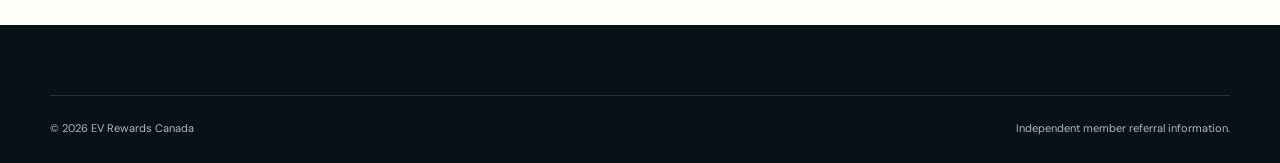
<file: privacy.html>
<!doctype html>
<html lang="en-CA">
<head>
  <meta charset="utf-8">
  <meta name="viewport" content="width=device-width,initial-scale=1">
  <meta name="theme-color" content="#071720">
  <meta name="description" content="Privacy notice for the EV Rewards Canada independent Grizzl-E Club referral page.">
  <link rel="canonical" href="https://www.evrewards.ca/privacy.html">
  <title>Privacy Notice | EV Rewards Canada</title>
  <link rel="icon" href="assets/favicon.svg" type="image/svg+xml">
  <link rel="preconnect" href="https://fonts.googleapis.com">
  <link rel="preconnect" href="https://fonts.gstatic.com" crossorigin>
  <link href="https://fonts.googleapis.com/css2?family=DM+Sans:wght@400;500;600;700&family=Manrope:wght@500;600;700;800&display=swap" rel="stylesheet">
  <link rel="stylesheet" href="styles.css?v=20260823-1">
  <style>
    .legal-header{position:relative;top:auto;margin-bottom:0;color:#fff;background:var(--ink)}
    .legal-main{padding:90px 0 120px;background:var(--white)}
    .legal{max-width:800px}
    .legal h1{margin:16px 0 24px;font:800 clamp(2.8rem,6vw,5rem)/1 var(--font-display,"Manrope",sans-serif);letter-spacing:-.065em}
    .legal .updated{margin-bottom:48px;color:var(--muted)}
    .legal h2{margin:46px 0 12px;font:800 24px/1.2 "Manrope",sans-serif;letter-spacing:-.035em}
    .legal p,.legal li{color:#3d5057;line-height:1.75}
    .legal a{color:var(--red-dark);font-weight:700;text-underline-offset:3px}
    .legal-notice{margin:34px 0;padding:24px;border-left:4px solid var(--red);background:var(--paper)}
  </style>
</head>
<body>
  <a class="skip-link" href="#main">Skip to main content</a>
  <header class="site-header legal-header">
    <div class="wrap nav-wrap">
      <a class="brand" href="index.html"><span class="brand-mark" aria-hidden="true"><span></span></span><span>EV Rewards Canada</span></a>
      <a class="button button-small" href="index.html#request" style="margin-left:auto">Request invitation first</a>
    </div>
  </header>
  <main id="main" class="legal-main">
    <article class="wrap legal">
      <span class="section-label">Plain-language privacy notice</span>
      <h1>Your information has one job.</h1>
      <p class="updated">Effective August 15, 2026</p>
      <div class="legal-notice"><strong>This is an independent member referral page.</strong> It is not operated by United Chargers Inc. or the Government of Canada.</div>

      <h2>What this page collects</h2>
      <p>If you submit the invitation form, it collects your email address, consent record, submission time and referral-source label.</p>

      <h2>Aggregate traffic measurement</h2>
      <p>This site uses GoatCounter to measure aggregate page visits, referring sites (origin only) and allow-listed campaign labels, plus one fixed event when a validated invitation-request submission returns and the page shows its completion message. That event confirms the page completed its submission flow; Google Forms remains the source of truth for whether a response was recorded. A small local client sends only the page or event path, safe campaign query, referring-site origin, page or event title, a per-request cache nonce and an event flag when applicable. It does not transmit screen dimensions, device fields, your email address, consent response or calculator inputs. Requests omit credentials and do not execute third-party analytics JavaScript. The account does not retain individual pageviews or report browser or operating-system details, screen size, country, region or language.</p>
      <p>GoatCounter does not use cookies, localStorage or persistent visitor identifiers to track visitors. To avoid counting repeated reloads as separate visits, it temporarily uses the site name, IP address and browser header in memory for up to eight hours; the IP address and full browser header are not stored. Aggregate analytics are automatically deleted after 365 days. GoatCounter processes this data on servers in Finland and Germany. Read <a href="https://www.goatcounter.com/help/privacy" target="_blank" rel="noopener">GoatCounter’s privacy information</a>.</p>

      <h2>Why it is collected</h2>
      <p>The information is used to review and administer your request for one official Grizzl-E Club referral invitation, notify the page operator of the request, and provide your email address to United Chargers Inc. through its official referral process.</p>

      <h2>Where it is stored</h2>
      <p>Form responses are processed and stored using Google Forms in the page operator’s Google account. Google may process information under its own terms and privacy practices. Automated monitoring checks the form for new responses so the operator can respond promptly.</p>

      <h2>Who receives it</h2>
      <p>The page operator receives your submission. Your email address and the referral relationship are then provided to United Chargers Inc. for the requested invitation. The page operator does not sell your information or add it to an unrelated marketing list.</p>

      <h2>Consent and referral relationship</h2>
      <p>The consent box is not preselected. Submitting requires you to confirm that you want one invitation and permit your email to be shared for that purpose. The referring Grizzl-E Club member can earn CAD $0.01 per eligible kWh generated by a qualifying referred charger. Your own charging rewards are determined under current Club terms.</p>

      <h2>Retention and deletion</h2>
      <p>Records are kept only as long as reasonably needed to administer the request, document consent, prevent duplicate submissions and meet applicable obligations. You may request access, correction or deletion by emailing <a href="mailto:hermancore1980@gmail.com">hermancore1980@gmail.com</a>. Information already provided to United Chargers is governed by United Chargers’ own terms and privacy practices.</p>

      <h2>No automated marketing</h2>
      <p>This page does not use your submission to send its own recurring promotional email or SMS. You may receive the requested Club invitation and related communications from United Chargers under the consent and choices presented in its official process.</p>

      <h2>Security</h2>
      <p>Reasonable technical and account protections are used, but no online transmission or storage system can be guaranteed completely secure. Do not submit sensitive financial, government-identification or health information.</p>

      <h2>Official policies</h2>
      <p>Review the current <a href="https://club.grizzl-e.com/en/terms" target="_blank" rel="noopener">Grizzl-E Club terms</a> and <a href="https://club.grizzl-e.com/en/privacy-data-collection" target="_blank" rel="noopener">membership privacy and data terms</a> before enrolling.</p>

      <p style="margin-top:54px"><a href="index.html">← Return to the information page</a> · <a href="about/">About &amp; editorial standards</a></p>
    </article>
    <aside class="free-charger-promo" aria-labelledby="free-charger-promo-title">
      <div class="free-charger-promo__copy">
        <span>Optional next step</span>
        <h2 id="free-charger-promo-title">Want a free Level 2 charger?</h2>
        <p>Approved Grizzl-E Club members can receive free charger hardware and earn cash rewards on home charging. Refundable deposit, shipping and installation apply.</p>
        <small>Independent member referral: Peter Mucha may receive CAD $0.01 per eligible referred kWh under current terms.</small>
      </div>
      <div class="free-charger-promo__action">
        <a class="button button-light" href="grizzl-e-club-invitation-canada/?src=organic-sitewide-free-charger">Request an invite to apply for a free charger</a>
        <small>Request first. Wait for the official invitation before registering.</small>
      </div>
    </aside>
  </main>
  <footer>
    <div class="wrap footer-bottom" style="margin-top:0"><span>© 2026 EV Rewards Canada</span><span>Independent member referral information.</span></div>
  </footer>
  <script src="analytics.js?v=20260823-1"></script>
</body>
</html>
</file>
<file: styles.css>
:root {
  --ink: #071720;
  --ink-2: #0d2631;
  --paper: #f5f2ea;
  --paper-2: #ece8de;
  --white: #fffdf8;
  --muted: #5b696d;
  --line: rgba(7, 23, 32, 0.14);
  --red: #d5302f;
  --red-dark: #ae201f;
  --mint: #9ee5c7;
  --gold: #e9c46a;
  --radius: 5px;
  --shadow: 0 24px 70px rgba(0, 0, 0, 0.16);
  --wrap: min(1180px, calc(100% - 40px));
}

* { box-sizing: border-box; }
html { scroll-behavior: smooth; scroll-padding-top: 96px; }
body {
  margin: 0;
  color: var(--ink);
  background: var(--paper);
  font-family: "DM Sans", system-ui, -apple-system, BlinkMacSystemFont, "Segoe UI", sans-serif;
  font-size: 16px;
  line-height: 1.55;
  -webkit-font-smoothing: antialiased;
}
img { max-width: 100%; display: block; }
a { color: inherit; }
button, input, select { font: inherit; }
button, a { -webkit-tap-highlight-color: transparent; }
::selection { background: var(--gold); color: var(--ink); }

.skip-link {
  position: fixed;
  left: 12px;
  top: -80px;
  z-index: 999;
  padding: 10px 14px;
  color: var(--white);
  background: var(--ink);
  border-radius: var(--radius);
  transition: top .2s ease;
}
.skip-link:focus { top: 12px; }
.wrap { width: var(--wrap); margin-inline: auto; }

.disclosure-bar {
  position: relative;
  z-index: 30;
  color: #f6f3eb;
  background: #132c35;
  font-size: 12px;
  letter-spacing: .01em;
}
.disclosure-inner {
  min-height: 34px;
  display: flex;
  align-items: center;
  justify-content: space-between;
  gap: 20px;
}
.disclosure-inner a { color: var(--mint); text-underline-offset: 3px; }

.site-header {
  position: relative;
  margin-bottom: -77px;
  z-index: 20;
  color: white;
  border-bottom: 1px solid rgba(255, 255, 255, .2);
  transition: background .2s ease, box-shadow .2s ease, color .2s ease;
}
.site-header.is-sticky {
  position: fixed;
  top: 0;
  left: 0;
  right: 0;
  margin-bottom: 0;
  color: var(--ink);
  background: rgba(255, 253, 248, .96);
  border-bottom-color: var(--line);
  box-shadow: 0 8px 30px rgba(7, 23, 32, .08);
  backdrop-filter: blur(12px);
}
.nav-wrap { min-height: 76px; display: flex; align-items: center; gap: 34px; }
.brand {
  display: inline-flex;
  align-items: center;
  gap: 10px;
  color: inherit;
  font: 800 17px/1 "Manrope", sans-serif;
  letter-spacing: -.035em;
  text-decoration: none;
  white-space: nowrap;
}
.brand-mark {
  position: relative;
  width: 30px;
  height: 30px;
  display: inline-grid;
  place-items: center;
  background: var(--red);
  border-radius: 50%;
}
.brand-mark::before {
  content: "";
  width: 10px;
  height: 14px;
  border: 2px solid white;
  border-top: 0;
  border-radius: 0 0 5px 5px;
  transform: translateY(2px);
}
.brand-mark::after {
  content: "";
  position: absolute;
  width: 2px;
  height: 8px;
  background: white;
  top: 5px;
  left: 11px;
  box-shadow: 6px 0 0 white;
}
.nav-wrap nav { display: flex; align-items: center; gap: 28px; margin-left: auto; }
.nav-wrap nav a { color: inherit; font-weight: 600; font-size: 14px; text-decoration: none; }
.nav-wrap nav a:hover { opacity: .68; }

.button {
  min-height: 52px;
  display: inline-flex;
  align-items: center;
  justify-content: center;
  gap: 12px;
  padding: 0 23px;
  border: 0;
  border-radius: var(--radius);
  font: 700 15px/1 "Manrope", sans-serif;
  text-decoration: none;
  cursor: pointer;
  transition: transform .18s ease, background .18s ease, color .18s ease, box-shadow .18s ease;
}
.button:hover { transform: translateY(-2px); }
.button:focus-visible, a:focus-visible, summary:focus-visible, input:focus-visible, select:focus-visible {
  outline: 3px solid var(--gold);
  outline-offset: 3px;
}
.button-small { min-height: 42px; margin-left: 4px; padding-inline: 18px; background: var(--red); color: white; }
.button-primary { color: white; background: var(--red); box-shadow: 0 12px 34px rgba(213, 48, 47, .28); }
.button-primary:hover, .button-small:hover { background: var(--red-dark); }
.button-ghost { color: white; border: 1px solid rgba(255,255,255,.5); background: rgba(7,23,32,.22); backdrop-filter: blur(8px); }
.button-ghost:hover { background: rgba(255,255,255,.13); }
.button-light { background: var(--white); color: var(--ink); }

.hero { position: relative; min-height: 740px; overflow: hidden; color: white; background: #0c1d27; }
.hero-image { position: absolute; inset: 0; width: 100%; height: 100%; object-fit: cover; object-position: 58% center; }
.hero-shade {
  position: absolute;
  inset: 0;
  background: linear-gradient(90deg, rgba(4, 15, 22, .94) 0%, rgba(4, 15, 22, .72) 38%, rgba(4, 15, 22, .18) 68%, rgba(4, 15, 22, .12) 100%);
}
.hero-content { position: relative; min-height: 740px; display: flex; align-items: center; padding-top: 92px; }
.hero-copy { width: min(640px, 66%); padding-block: 68px 34px; }
.eyebrow, .section-label {
  display: inline-flex;
  align-items: center;
  gap: 9px;
  color: var(--red);
  font: 800 12px/1.2 "Manrope", sans-serif;
  letter-spacing: .13em;
  text-transform: uppercase;
}
.eyebrow { color: #c7f6e2; }
.section-label { color: var(--red-dark); }
.eyebrow-dot { width: 7px; height: 7px; background: var(--red); border-radius: 50%; box-shadow: 0 0 0 5px rgba(213,48,47,.17); }
.hero h1 {
  max-width: 640px;
  margin: 22px 0 20px;
  font: 800 clamp(3.2rem, 6.2vw, 6rem)/.96 "Manrope", sans-serif;
  letter-spacing: -.068em;
  text-wrap: balance;
}
.hero h1 em { color: var(--mint); font-style: normal; }
.hero-lede { max-width: 590px; margin: 0; color: rgba(255,255,255,.86); font-size: clamp(18px, 2vw, 21px); line-height: 1.45; }
.hero-lede strong { color: white; }
.invitation-first-callout { max-width: 590px; display: grid; grid-template-columns: auto 1fr; gap: 13px; align-items: start; margin-top: 22px; padding: 14px 16px; color: white; border-left: 4px solid var(--mint); background: rgba(7,23,32,.72); backdrop-filter: blur(8px); }
.invitation-first-callout > span { padding: 5px 8px; color: var(--ink); background: var(--mint); font: 800 10px/1.1 "Manrope",sans-serif; letter-spacing: .07em; text-transform: uppercase; white-space: nowrap; }
.invitation-first-callout p { margin: 0; font-size: 13px; line-height: 1.5; }
.hero-actions { display: flex; flex-wrap: wrap; gap: 12px; margin-top: 32px; }
.hero-caveat { max-width: 580px; margin: 22px 0 0; color: rgba(255,255,255,.66); font-size: 12.5px; line-height: 1.5; }

.quick-facts { position: relative; z-index: 3; border-bottom: 1px solid var(--line); background: var(--white); }
.facts-grid { display: grid; grid-template-columns: repeat(4, 1fr); }
.fact { min-height: 160px; display: flex; flex-direction: column; justify-content: center; padding: 26px 28px; border-left: 1px solid var(--line); }
.fact:last-child { border-right: 1px solid var(--line); }
.fact-kicker { margin-bottom: 8px; color: var(--red); font: 700 11px/1.2 "Manrope",sans-serif; letter-spacing: .1em; text-transform: uppercase; }
.fact strong { font: 800 24px/1.1 "Manrope", sans-serif; letter-spacing: -.04em; }
.fact > span:last-child { margin-top: 7px; color: var(--muted); font-size: 12.5px; line-height: 1.35; }

.section { padding: 116px 0; }
.section-story { background: var(--paper); }
.split-intro { display: grid; grid-template-columns: 1.08fr .92fr; gap: clamp(40px, 8vw, 110px); align-items: start; }
.section-heading h2, .fit-heading h2 {
  margin: 17px 0 0;
  font: 800 clamp(2.3rem, 4vw, 4.25rem)/1.02 "Manrope",sans-serif;
  letter-spacing: -.06em;
  text-wrap: balance;
}
.intro-copy p { margin: 0 0 18px; color: #374b52; font-size: 18px; line-height: 1.66; }
.intro-copy a { color: var(--red-dark); font-weight: 700; text-underline-offset: 4px; }
.process { display: grid; grid-template-columns: repeat(4, 1fr); margin-top: 86px; border-top: 1px solid var(--line); border-bottom: 1px solid var(--line); }
.process-step { min-height: 310px; padding: 32px 28px 38px; border-left: 1px solid var(--line); }
.process-step:last-child { border-right: 1px solid var(--line); }
.step-number { color: var(--red-dark); font: 700 13px/1 "Manrope",sans-serif; letter-spacing: .08em; }
.process-step h3 { margin: 54px 0 13px; font: 800 21px/1.15 "Manrope",sans-serif; letter-spacing: -.035em; }
.process-step p { margin: 0; color: var(--muted); font-size: 14px; line-height: 1.65; }

.benefit-section { position: relative; color: white; background: var(--ink); overflow: hidden; }
.benefit-section::after { content: "kWh"; position: absolute; right: -30px; bottom: -90px; color: rgba(255,255,255,.035); font: 800 280px/1 "Manrope",sans-serif; letter-spacing: -.1em; pointer-events: none; }
.benefit-layout { position: relative; z-index: 1; display: grid; grid-template-columns: 1.03fr .97fr; gap: clamp(50px, 9vw, 130px); align-items: center; }
.section-label.light { color: var(--mint); }
.benefit-copy h2 { max-width: 650px; margin: 18px 0 22px; font: 800 clamp(2.5rem, 4.3vw, 4.6rem)/1 "Manrope",sans-serif; letter-spacing: -.065em; }
.benefit-copy p { max-width: 610px; color: rgba(255,255,255,.7); font-size: 18px; }
.text-link { display: inline-flex; gap: 9px; margin-top: 19px; color: var(--mint); font-weight: 700; text-underline-offset: 5px; }
.reward-ladder { min-height: 410px; padding: 34px; border: 1px solid rgba(255,255,255,.16); background: #102b35; box-shadow: var(--shadow); }
.ladder-head { display: flex; align-items: flex-start; justify-content: space-between; gap: 30px; }
.ladder-head span { color: rgba(255,255,255,.68); font-size: 13px; }
.ladder-head strong { color: var(--mint); font: 800 36px/1 "Manrope",sans-serif; letter-spacing: -.05em; white-space: nowrap; }
.ladder-bars { height: 200px; display: flex; align-items: flex-end; gap: 9px; margin: 34px 0 26px; border-bottom: 1px solid rgba(255,255,255,.22); }
.ladder-bars span { height: var(--h); flex: 1; background: var(--mint); opacity: .36; }
.ladder-bars span:last-child { background: var(--red); opacity: 1; }
.reward-ladder p { margin: 0; color: rgba(255,255,255,.62); font-size: 13px; }

.section-heading.narrow { max-width: 840px; }
.section-heading.narrow > p { max-width: 720px; margin-top: 22px; color: var(--muted); font-size: 18px; }
.balance-grid { display: grid; grid-template-columns: 1fr 1fr; gap: 18px; margin-top: 66px; }
.balance-card { padding: clamp(28px, 4vw, 48px); border: 1px solid var(--line); background: var(--white); }
.balance-card.responsibility { background: var(--paper-2); }
.balance-title { display: flex; align-items: center; gap: 13px; padding-bottom: 26px; border-bottom: 1px solid var(--line); }
.balance-title h3 { margin: 0; font: 800 23px/1.2 "Manrope",sans-serif; letter-spacing: -.04em; }
.check-icon, .info-icon { width: 31px; height: 31px; display: inline-grid; place-items: center; flex: 0 0 auto; border-radius: 50%; font-weight: 800; }
.check-icon { color: #0d533e; background: #cff4e3; }
.info-icon { color: #6f4813; background: #f4dda8; font-family: Georgia, serif; font-style: italic; }
.balance-card ul { list-style: none; margin: 28px 0 0; padding: 0; }
.balance-card li { position: relative; padding: 13px 0 13px 28px; color: #34474e; border-bottom: 1px solid var(--line); }
.balance-card li:last-child { border-bottom: 0; }
.balance-card li::before { content: ""; position: absolute; left: 2px; top: 21px; width: 8px; height: 8px; background: var(--red); border-radius: 50%; }
.terms-note { margin: 24px 0 0; color: var(--muted); font-size: 13px; }
.comparison-promo { margin: 30px 0 0; padding: 20px 22px; color: #294047; background: #e4f4ed; border-left: 4px solid #25805e; font-size: 14px; }
.comparison-promo a { color: var(--red-dark); font-weight: 800; text-underline-offset: 4px; }
.related-guide-grid { display: grid; grid-template-columns: repeat(2,minmax(0,1fr)); gap: 16px; margin-top: 30px; }
.related-guide-grid .comparison-promo { height: 100%; margin: 0; }

.fit-section { color: white; background: #173743; }
.fit-heading .section-label { color: var(--mint); }
.fit-layout { display: grid; grid-template-columns: .88fr 1.12fr; gap: clamp(50px, 10vw, 150px); align-items: start; }
.fit-heading h2 { font-size: clamp(2.3rem, 3.8vw, 4rem); }
.fit-list { border-top: 1px solid rgba(255,255,255,.24); }
.fit-list > div { display: grid; grid-template-columns: 52px 1fr; gap: 16px; align-items: center; padding: 22px 0; border-bottom: 1px solid rgba(255,255,255,.24); }
.fit-list span { color: var(--mint); font: 700 12px/1 "Manrope",sans-serif; }
.fit-list p { margin: 0; font-size: 18px; }

.request-section { color: white; background: #a82424; }
.request-layout { display: grid; grid-template-columns: .78fr 1.22fr; gap: clamp(40px, 8vw, 110px); align-items: start; }
.request-copy { position: sticky; top: 110px; }
.request-copy h2 { margin: 18px 0; font: 800 clamp(2.7rem, 4.5vw, 4.7rem)/.98 "Manrope",sans-serif; letter-spacing: -.065em; }
.request-copy > p { max-width: 480px; margin-bottom: 36px; color: rgba(255,255,255,.78); font-size: 18px; }
.mini-proof { display: grid; grid-template-columns: 28px 1fr; gap: 12px; margin: 19px 0; align-items: start; }
.mini-proof > span { width: 26px; height: 26px; display: grid; place-items: center; color: #0d533e; background: var(--mint); border-radius: 50%; font-weight: 800; }
.mini-proof strong, .mini-proof small { display: block; }
.mini-proof strong { font-size: 15px; }
.mini-proof small { margin-top: 3px; color: rgba(255,255,255,.84); line-height: 1.45; }
.already-registered-note { max-width: 490px; margin-top: 28px; padding: 17px 18px; color: #4d2007; border: 1px solid rgba(255,255,255,.48); border-left: 5px solid var(--gold); background: #fff2cf; }
.already-registered-note strong { font: 800 15px/1.3 "Manrope",sans-serif; }
.already-registered-note p { margin: 7px 0 0; font-size: 13px; line-height: 1.52; }
.form-card { position: relative; color: var(--ink); background: var(--white); padding: clamp(26px, 4vw, 48px); box-shadow: var(--shadow); }
.form-heading { display: flex; align-items: center; justify-content: space-between; margin-bottom: 28px; padding-bottom: 20px; border-bottom: 1px solid var(--line); }
.form-heading span { font: 800 24px/1.2 "Manrope",sans-serif; letter-spacing: -.04em; }
.form-heading small { color: var(--muted); }
.field { display: block; margin-bottom: 20px; }
.field-row { display: grid; grid-template-columns: 1fr 1fr; gap: 14px; }
.field > span, .choice-field legend { display: block; margin-bottom: 8px; color: #263b43; font-weight: 700; font-size: 13px; }
.field em, .choice-field em { color: var(--red); font-style: normal; }
.field small { margin-left: 6px; color: var(--muted); font-weight: 500; }
.field > small { display: block; margin: 8px 0 0; font-size: 13px; line-height: 1.5; }
.field input, .field select {
  width: 100%;
  height: 52px;
  padding: 0 14px;
  color: var(--ink);
  border: 1px solid #cbd0cd;
  border-radius: 3px;
  background: white;
  transition: border .15s ease, box-shadow .15s ease;
}
.field input:hover, .field select:hover { border-color: #889499; }
.field input:focus, .field select:focus { border-color: var(--ink); box-shadow: 0 0 0 3px rgba(7,23,32,.09); outline: 0; }
.choice-field { min-width: 0; margin: 0 0 20px; padding: 0; border: 0; }
.choice-grid { display: grid; grid-template-columns: repeat(3, 1fr); gap: 8px; }
.choice-grid label { cursor: pointer; }
.choice-grid input { position: absolute; opacity: 0; pointer-events: none; }
.choice-grid span { min-height: 58px; display: flex; align-items: center; justify-content: center; padding: 8px 11px; border: 1px solid #cbd0cd; border-radius: 3px; color: #3b4b50; text-align: center; font-size: 12px; line-height: 1.25; transition: all .15s ease; }
.choice-grid input:checked + span { color: var(--ink); border-color: var(--ink); background: #e3f3ec; box-shadow: inset 0 0 0 1px var(--ink); font-weight: 700; }
.choice-grid input:focus-visible + span { outline: 3px solid var(--gold); outline-offset: 3px; }
.eligibility-box { margin: 5px 0 12px; padding: 17px 18px; border: 2px solid #c48b23; background: #fff6dc; }
.eligibility-box label { display: grid; grid-template-columns: 20px 1fr; gap: 12px; align-items: start; cursor: pointer; }
.eligibility-box input { width: 18px; height: 18px; margin-top: 3px; accent-color: var(--red); }
.eligibility-box span { color: #453913; font-size: 14px; line-height: 1.55; }
.eligibility-box strong { color: var(--ink); }
.eligibility-box > small { display: block; margin: 9px 0 0 32px; color: #695d3c; font-size: 11.5px; line-height: 1.45; }
.consent-box { margin-top: 5px; padding: 18px; border: 1px solid #d6d0c3; background: #f4f0e7; }
.consent-box label { display: grid; grid-template-columns: 20px 1fr; gap: 12px; align-items: start; cursor: pointer; }
.consent-box input { width: 18px; height: 18px; margin-top: 3px; accent-color: var(--red); }
.consent-box span { color: #3f4d50; font-size: 14px; line-height: 1.55; }
.consent-box strong { color: var(--ink); }
.honeypot { position: absolute !important; width: 1px !important; height: 1px !important; padding: 0 !important; margin: -1px !important; overflow: hidden !important; clip: rect(0 0 0 0) !important; clip-path: inset(50%) !important; white-space: nowrap !important; border: 0 !important; }
.honeypot * { width: 1px !important; height: 1px !important; padding: 0 !important; margin: 0 !important; }
.form-error { min-height: 20px; margin-top: 10px; color: #a01919; font-size: 13px; font-weight: 700; }
.button-submit { width: 100%; min-height: 58px; justify-content: space-between; color: white; background: var(--ink); font-size: 16px; }
.button-submit:hover { background: #173743; }
.button-submit:disabled { cursor: wait; opacity: .66; transform: none; }
.form-privacy { margin: 13px 0 0; color: var(--muted); font-size: 13px; line-height: 1.5; text-align: center; }
.form-privacy a { text-underline-offset: 3px; }
.success-state { min-height: 530px; display: flex; flex-direction: column; align-items: center; justify-content: center; text-align: center; }
.success-state[hidden] { display: none; }
.success-mark { width: 66px; height: 66px; display: grid; place-items: center; color: #0d533e; background: #d3f3e4; border-radius: 50%; font-size: 28px; font-weight: 800; }
.success-state h3 { margin: 22px 0 10px; font: 800 34px/1.1 "Manrope",sans-serif; letter-spacing: -.05em; }
.success-state p { max-width: 470px; margin: 0; color: #405258; }
.success-state small { max-width: 420px; margin-top: 16px; color: var(--muted); }

.faq-section { background: var(--white); }
.faq-layout { display: grid; grid-template-columns: .83fr 1.17fr; gap: clamp(50px, 9vw, 130px); align-items: start; }
.faq-list { border-top: 1px solid var(--line); }
details { border-bottom: 1px solid var(--line); }
summary { position: relative; padding: 24px 42px 24px 0; list-style: none; cursor: pointer; font: 700 17px/1.35 "Manrope",sans-serif; letter-spacing: -.025em; }
summary::-webkit-details-marker { display: none; }
summary::after { content: "+"; position: absolute; right: 5px; top: 21px; color: var(--red); font-size: 26px; font-weight: 400; }
details[open] summary::after { content: "–"; }
details p { max-width: 650px; margin: -5px 42px 24px 0; color: var(--muted); font-size: 14px; line-height: 1.7; }

.final-cta { padding: 82px 0; color: white; background: var(--red); }
.final-cta .section-label { color: white; }
.final-cta-inner { display: flex; align-items: center; justify-content: space-between; gap: 50px; }
.final-cta h2 { max-width: 760px; margin: 14px 0 0; font: 800 clamp(2.1rem, 3.5vw, 3.9rem)/1.03 "Manrope",sans-serif; letter-spacing: -.055em; }

footer { padding: 70px 0 26px; color: rgba(255,255,255,.7); background: #061218; }
.footer-grid { display: grid; grid-template-columns: 1.35fr .9fr .75fr; gap: 60px; }
.footer-brand { color: white; }
.footer-grid p { max-width: 380px; font-size: 13px; }
.footer-grid strong { display: block; margin-bottom: 16px; color: white; font: 700 13px/1.3 "Manrope",sans-serif; }
.footer-grid > div > a:not(.brand) { display: block; margin: 10px 0; color: rgba(255,255,255,.66); font-size: 13px; text-decoration: none; }
.footer-grid > div > a:not(.brand):hover { color: white; text-decoration: underline; text-underline-offset: 3px; }
.footer-sequence-note { display: block; max-width: 270px; margin-top: 15px; color: var(--gold); font-size: 11px; line-height: 1.45; }
.footer-bottom { display: flex; justify-content: space-between; gap: 40px; margin-top: 60px; padding-top: 24px; border-top: 1px solid rgba(255,255,255,.14); font-size: 11px; }
.mobile-cta { display: none; }

.reveal { opacity: 1; transform: none; }
.reveal.is-visible { opacity: 1; transform: none; }

@media (max-width: 980px) {
  :root { --wrap: min(100% - 32px, 760px); }
  .site-header nav { display: none; }
  .nav-wrap { min-height: 68px; }
  .nav-wrap .button-small { margin-left: auto; }
  .hero, .hero-content { min-height: 710px; }
  .hero-copy { width: 78%; }
  .facts-grid { grid-template-columns: 1fr 1fr; }
  .fact:nth-child(2) { border-right: 1px solid var(--line); }
  .fact:nth-child(-n+2) { border-bottom: 1px solid var(--line); }
  .split-intro, .benefit-layout, .fit-layout, .request-layout, .faq-layout { grid-template-columns: 1fr; }
  .process { grid-template-columns: 1fr 1fr; }
  .process-step:nth-child(2) { border-right: 1px solid var(--line); }
  .process-step:nth-child(-n+2) { border-bottom: 1px solid var(--line); }
  .balance-grid { grid-template-columns: 1fr; }
  .request-copy { position: static; }
  .request-layout { gap: 54px; }
  .faq-layout { gap: 50px; }
  .footer-grid { grid-template-columns: 1.3fr 1fr; }
  .footer-grid > div:last-child { grid-column: 2; }
}

@media (max-width: 650px) {
  :root { --wrap: calc(100% - 28px); }
  html { scroll-padding-top: 76px; }
  body { padding-bottom: 72px; }
  .disclosure-bar { font-size: 12px; line-height: 1.42; }
  .disclosure-inner { min-height: 42px; padding: 8px 0; }
  .disclosure-inner a { display: none; }
  .site-header { margin-bottom: -65px; }
  .site-header.is-sticky { top: 0; }
  .nav-wrap { min-height: 64px; }
  .nav-wrap .button-small { display: none; }
  .hero, .hero-content { min-height: 720px; }
  .hero-image { object-position: 66% center; }
  .hero-shade { background: linear-gradient(0deg, rgba(4,15,22,.93) 0%, rgba(4,15,22,.75) 55%, rgba(4,15,22,.25) 100%); }
  .hero-content { align-items: flex-end; padding-top: 100px; }
  .hero-copy { width: 100%; padding-block: 70px 34px; }
  .hero h1 { max-width: 520px; font-size: clamp(2.75rem, 13vw, 4.25rem); }
  .hero-lede { font-size: 17px; }
  .hero-actions { display: grid; grid-template-columns: 1fr; }
  .hero-actions .button { width: 100%; }
  .invitation-first-callout { grid-template-columns: 1fr; gap: 9px; padding: 13px 14px; }
  .invitation-first-callout > span { justify-self: start; }
  .facts-grid { grid-template-columns: 1fr; }
  .fact { min-height: 125px; border-right: 1px solid var(--line); border-bottom: 1px solid var(--line); }
  .fact:last-child { border-bottom: 0; }
  .section { padding: 82px 0; }
  .section-heading h2, .fit-heading h2 { font-size: 2.5rem; }
  .process { grid-template-columns: 1fr; margin-top: 56px; }
  .process-step { min-height: 245px; border-right: 1px solid var(--line); border-bottom: 1px solid var(--line); }
  .process-step:last-child { border-bottom: 0; }
  .process-step h3 { margin-top: 34px; }
  .benefit-section::after { font-size: 130px; bottom: -30px; }
  .benefit-copy h2, .request-copy h2 { font-size: 2.75rem; }
  .reward-ladder { min-height: 365px; padding: 24px; }
  .ladder-head { display: block; }
  .ladder-head strong { display: block; margin-top: 10px; }
  .ladder-bars { height: 170px; }
  .balance-card { padding: 26px 22px; }
  .fit-list > div { grid-template-columns: 40px 1fr; }
  .form-card { margin-inline: -3px; padding: 24px 18px; }
  .field-row, .choice-grid { grid-template-columns: 1fr; }
  .choice-grid span { min-height: 48px; justify-content: flex-start; text-align: left; }
  .form-heading small { display: none; }
  .eligibility-box, .consent-box { padding: 15px; }
  .final-cta-inner { display: block; }
  .final-cta .button { width: 100%; margin-top: 30px; }
  .footer-grid { grid-template-columns: 1fr; }
  .footer-grid > div:last-child { grid-column: auto; }
  .footer-bottom { display: block; }
  .footer-bottom span { display: block; margin-top: 10px; }
  .mobile-cta { position: fixed; z-index: 50; left: 0; right: 0; bottom: 0; display: block; padding: 9px 14px max(9px, env(safe-area-inset-bottom)); background: rgba(255,253,248,.96); border-top: 1px solid var(--line); backdrop-filter: blur(12px); }
  .mobile-cta .button { width: 100%; min-height: 50px; }
}

@media (prefers-reduced-motion: reduce) {
  html { scroll-behavior: auto; }
  *, *::before, *::after { transition-duration: .001ms !important; animation-duration: .001ms !important; }
  .reveal { opacity: 1; transform: none; }
}

/* Terms-based program comparison */
.comparison-page { background: var(--paper); }
.compare-header { position: relative; z-index: 20; color: white; background: #0a2029; border-bottom: 1px solid rgba(255,255,255,.16); }
.compare-header .nav-wrap { min-height: 76px; }
.compare-header nav { display: flex; align-items: center; gap: 28px; margin-left: auto; }
.compare-header nav a { color: inherit; font-weight: 600; font-size: 14px; text-decoration: none; }
.compare-header nav a:hover { opacity: .7; }
.compare-hero { position: relative; padding: 104px 0 96px; color: white; background: #071720; overflow: hidden; }
.compare-hero::before { content: ""; position: absolute; width: 780px; height: 780px; right: -250px; top: -330px; border: 1px solid rgba(158,229,199,.12); border-radius: 50%; box-shadow: 0 0 0 90px rgba(158,229,199,.025), 0 0 0 180px rgba(158,229,199,.018); }
.compare-hero-grid { position: relative; display: grid; grid-template-columns: 1.25fr .75fr; gap: clamp(50px, 8vw, 115px); align-items: end; }
.compare-hero-copy { max-width: 770px; }
.breadcrumbs { display: flex; flex-wrap: wrap; gap: 9px; margin-bottom: 54px; color: rgba(255,255,255,.58); font-size: 12px; }
.breadcrumbs a { color: var(--mint); text-underline-offset: 4px; }
.compare-hero h1 { margin: 22px 0 24px; font: 800 clamp(3.15rem, 6.1vw, 6rem)/.96 "Manrope",sans-serif; letter-spacing: -.068em; text-wrap: balance; }
.compare-hero h1 em { color: var(--mint); font-style: normal; }
.compare-lede { max-width: 730px; margin: 0; color: rgba(255,255,255,.78); font-size: clamp(18px, 2vw, 21px); line-height: 1.56; }
.decision-note { position: relative; padding: 34px 32px; color: var(--ink); background: var(--white); border-top: 5px solid var(--red); box-shadow: var(--shadow); }
.decision-kicker { display: block; margin-bottom: 8px; color: var(--red-dark); font: 800 11px/1.2 "Manrope",sans-serif; letter-spacing: .12em; text-transform: uppercase; }
.decision-note > div { padding: 21px 0; border-bottom: 1px solid var(--line); }
.decision-note > div:last-child { padding-bottom: 0; border: 0; }
.decision-note strong { font: 800 16px/1.25 "Manrope",sans-serif; }
.decision-note p { margin: 7px 0 0; color: var(--muted); font-size: 13px; line-height: 1.58; }
.article-narrow { max-width: 880px; }
.compare-intro, .comparison-section, .program-details, .decision-section, .sources-section, .methodology-section { padding: 108px 0; }
.compare-intro { background: var(--white); }
.article-narrow h2, .sources-section h2, .decision-section h2 { margin: 18px 0 28px; font: 800 clamp(2.35rem, 4.3vw, 4.55rem)/1.02 "Manrope",sans-serif; letter-spacing: -.058em; text-wrap: balance; }
.article-narrow > p { color: #334950; font-size: 18px; line-height: 1.75; }
.checked-note { margin-top: 38px; padding: 18px 21px; color: #27434a; background: #e4f4ed; border-left: 4px solid #25805e; font-size: 14px; }
.comparison-section { background: var(--paper); }
.swipe-note { display: none; }
.table-scroll { margin-top: 52px; overflow-x: auto; outline: none; box-shadow: 0 18px 50px rgba(7,23,32,.08); }
.table-scroll:focus-visible { outline: 3px solid var(--gold); outline-offset: 4px; }
.comparison-table { width: 100%; min-width: 880px; border-collapse: collapse; background: var(--white); }
.comparison-table caption { position: absolute; width: 1px; height: 1px; padding: 0; overflow: hidden; clip: rect(0,0,0,0); white-space: nowrap; border: 0; }
.comparison-table th, .comparison-table td { padding: 25px 27px; vertical-align: top; border: 1px solid var(--line); text-align: left; }
.comparison-table thead th { color: white; background: var(--ink-2); font: 800 15px/1.3 "Manrope",sans-serif; }
.comparison-table thead th:first-child { width: 22%; color: var(--mint); }
.comparison-table tbody th { width: 22%; color: var(--ink); background: var(--paper-2); font: 800 14px/1.35 "Manrope",sans-serif; }
.comparison-table td { width: 39%; color: #3e5157; font-size: 14px; line-height: 1.62; }
.comparison-table tbody tr:hover td { background: #fffefb; }
.table-note { max-width: 850px; margin: 24px 0 0; color: var(--muted); font-size: 13px; }
.program-details { color: white; background: var(--ink); }
.details-grid { display: grid; grid-template-columns: 1fr 1fr; border: 1px solid rgba(255,255,255,.16); }
.program-panel { padding: clamp(34px, 5.2vw, 68px); }
.program-panel + .program-panel { border-left: 1px solid rgba(255,255,255,.16); }
.chargelab-panel { background: #102b35; }
.program-tag { color: var(--mint); font: 800 11px/1.2 "Manrope",sans-serif; letter-spacing: .12em; text-transform: uppercase; }
.program-panel h2 { margin: 15px 0 12px; font: 800 clamp(2.6rem, 4.5vw, 4.4rem)/1 "Manrope",sans-serif; letter-spacing: -.06em; }
.program-summary { min-height: 76px; margin: 0 0 40px; color: rgba(255,255,255,.67); font-size: 17px; }
.program-panel h3 { margin: 33px 0 13px; padding-top: 25px; border-top: 1px solid rgba(255,255,255,.15); font: 800 17px/1.25 "Manrope",sans-serif; }
.program-panel ul { margin: 0; padding-left: 20px; }
.program-panel li { margin: 12px 0; color: rgba(255,255,255,.73); font-size: 14px; line-height: 1.58; }
.source-link { display: inline-flex; gap: 8px; margin-top: 34px; color: var(--mint); font-weight: 700; text-underline-offset: 5px; }
.decision-section { background: var(--white); }
.decision-layout { display: grid; grid-template-columns: .75fr 1.25fr; gap: clamp(60px, 10vw, 150px); align-items: start; }
.decision-section .section-heading { position: sticky; top: 92px; }
.question-list { margin: 0; padding: 0; list-style: none; border-top: 1px solid var(--line); }
.question-list li { display: grid; grid-template-columns: 48px 1fr; gap: 16px; padding: 25px 0; border-bottom: 1px solid var(--line); }
.question-list li > span { padding-top: 4px; color: var(--red-dark); font: 700 12px/1 "Manrope",sans-serif; }
.question-list strong { font: 800 18px/1.3 "Manrope",sans-serif; }
.question-list p { margin: 7px 0 0; color: var(--muted); font-size: 14px; line-height: 1.62; }
.fit-checklist { padding: 92px 0; color: white; background: #173743; }
.checklist-layout { display: grid; grid-template-columns: .85fr 1.15fr; gap: clamp(55px, 9vw, 130px); align-items: start; }
.checklist-layout h2 { margin: 17px 0 0; font: 800 clamp(2.4rem, 4vw, 4.15rem)/1.02 "Manrope",sans-serif; letter-spacing: -.06em; }
.checklist-layout ul { margin: 0; padding: 0; list-style: none; border-top: 1px solid rgba(255,255,255,.22); }
.checklist-layout li { position: relative; padding: 17px 10px 17px 34px; color: rgba(255,255,255,.82); border-bottom: 1px solid rgba(255,255,255,.22); }
.checklist-layout li::before { content: "✓"; position: absolute; left: 3px; color: var(--mint); font-weight: 800; }
.sources-section { background: var(--paper); }
.sources-layout { display: grid; grid-template-columns: .72fr 1.28fr; gap: clamp(55px, 9vw, 135px); align-items: start; }
.source-list { border-top: 1px solid var(--line); }
.source-list article { display: grid; grid-template-columns: 45px 1fr; gap: 16px; padding: 24px 0; border-bottom: 1px solid var(--line); }
.source-list article > span { color: var(--red-dark); font: 700 11px/1 "Manrope",sans-serif; }
.source-list h3 { margin: 0; font: 800 17px/1.3 "Manrope",sans-serif; }
.source-list p { margin: 7px 0; color: var(--muted); font-size: 13px; }
.source-list a { color: var(--red-dark); font-size: 13px; font-weight: 700; text-underline-offset: 4px; }
.methodology-section { background: var(--white); }
.compare-cta { padding: 92px 0; color: white; background: #a82424; }
.compare-cta-layout { display: grid; grid-template-columns: .7fr 1.3fr; gap: clamp(60px, 9vw, 130px); }
.compare-cta h2 { margin: 17px 0 0; font: 800 clamp(2.5rem, 4.4vw, 4.5rem)/1 "Manrope",sans-serif; letter-spacing: -.06em; }
.cta-paths { display: grid; grid-template-columns: 1fr 1fr; gap: 15px; }
.cta-paths > div { padding: 30px; border: 1px solid rgba(255,255,255,.25); background: rgba(85,0,0,.18); }
.cta-paths strong { font: 800 18px/1.3 "Manrope",sans-serif; }
.cta-paths p { min-height: 82px; color: rgba(255,255,255,.76); font-size: 13px; }
.button-outline-light { color: white; border: 1px solid rgba(255,255,255,.65); background: transparent; }
.button-outline-light:hover { background: rgba(255,255,255,.1); }
.comparison-footer { padding: 52px 0; }
.footer-main { display: grid; grid-template-columns: .7fr 1.3fr 1fr; gap: 45px; align-items: center; }
.footer-brand { display: flex; align-items: center; gap: 11px; }
.footer-main p { margin: 0; font-size: 12px; }
.footer-main nav { display: flex; flex-direction: column; align-items: flex-end; gap: 7px; }
.footer-main nav a { color: rgba(255,255,255,.68); font-size: 12px; text-decoration: none; }
.footer-main nav a:hover { color: white; text-decoration: underline; }

@media (max-width: 980px) {
  .compare-header nav { display: none; }
  .compare-header .button-small { margin-left: auto; }
  .compare-hero-grid, .decision-layout, .checklist-layout, .sources-layout, .compare-cta-layout { grid-template-columns: 1fr; }
  .compare-hero-grid { align-items: start; }
  .decision-note { max-width: 680px; }
  .details-grid { grid-template-columns: 1fr; }
  .program-panel + .program-panel { border-top: 1px solid rgba(255,255,255,.16); border-left: 0; }
  .program-summary { min-height: 0; }
  .decision-section .section-heading { position: static; }
  .cta-paths { max-width: 760px; }
  .footer-main { grid-template-columns: 1fr 1fr; }
  .footer-main nav { grid-column: 2; }
}

@media (max-width: 650px) {
  .comparison-page { padding-bottom: 0; }
  .compare-header .button-small { display: none; }
  .compare-hero { padding: 72px 0 68px; }
  .breadcrumbs { margin-bottom: 40px; }
  .compare-hero h1 { font-size: clamp(2.65rem, 13vw, 4rem); }
  .compare-hero .hero-actions { display: grid; }
  .decision-note { padding: 26px 22px; }
  .compare-intro, .comparison-section, .program-details, .decision-section, .sources-section, .methodology-section { padding: 78px 0; }
  .article-narrow h2, .sources-section h2, .decision-section h2 { font-size: 2.45rem; }
  .swipe-note { display: flex; justify-content: space-between; gap: 15px; margin: 34px 0 10px; color: var(--red-dark); font: 800 12px/1.3 "Manrope",sans-serif; letter-spacing: .02em; }
  .table-scroll { margin-top: 0; margin-right: -14px; }
  .program-panel { padding: 42px 24px; }
  .question-list li { grid-template-columns: 38px 1fr; }
  .cta-paths { grid-template-columns: 1fr; }
  .cta-paths p { min-height: 0; }
  .cta-paths .button { width: 100%; }
  .footer-main { grid-template-columns: 1fr; }
  .footer-main nav { grid-column: auto; align-items: flex-start; }
}

/* Canadian first-year cost calculator */
.calculator-page { padding: 0; background: var(--paper); }
.calculator-hero { position: relative; padding: 104px 0 98px; color: white; background: var(--ink); overflow: hidden; }
.calculator-hero::after { content: "$"; position: absolute; right: -42px; bottom: -178px; color: rgba(255,255,255,.025); font: 800 510px/1 "Manrope",sans-serif; pointer-events: none; }
.calculator-hero-grid { position: relative; z-index: 1; display: grid; grid-template-columns: 1.2fr .8fr; gap: clamp(54px, 8vw, 112px); align-items: end; }
.calculator-hero h1 { max-width: 820px; margin: 20px 0 24px; font: 800 clamp(3.1rem, 5.8vw, 5.8rem)/.97 "Manrope",sans-serif; letter-spacing: -.066em; text-wrap: balance; }
.calculator-lede { max-width: 760px; margin: 0; color: rgba(255,255,255,.78); font-size: clamp(18px, 2vw, 21px); line-height: 1.58; }
.formula-card { padding: 34px 32px; color: var(--ink); background: var(--white); border-top: 5px solid var(--red); box-shadow: var(--shadow); }
.formula-card > span { display: block; margin-bottom: 20px; color: var(--red-dark); font: 800 11px/1.2 "Manrope",sans-serif; letter-spacing: .12em; text-transform: uppercase; }
.formula-card p { margin: 0; font-size: 18px; line-height: 1.45; }
.formula-card .formula-minus { margin-top: 8px; color: #237054; font-weight: 800; }
.formula-card > div { margin-top: 25px; padding-top: 22px; border-top: 1px solid var(--line); }
.formula-card > div strong, .formula-card > div small { display: block; }
.formula-card > div small { margin-top: 7px; color: var(--muted); line-height: 1.5; }
.calculator-section { padding: 112px 0; background: var(--white); }
.calculator-section .section-heading > p { max-width: 780px; }
.calculator-layout { display: grid; grid-template-columns: minmax(0, 1.2fr) minmax(330px, .8fr); gap: 28px; align-items: start; margin-top: 58px; }
.calculator-form { min-width: 0; }
.calculator-form fieldset { min-width: 0; margin: 0 0 18px; padding: clamp(24px, 4vw, 38px); border: 1px solid var(--line); background: var(--paper); }
.calculator-form legend { padding: 0 10px 0 0; color: var(--ink); font: 800 18px/1.3 "Manrope",sans-serif; letter-spacing: -.03em; }
.calc-field-grid { display: grid; grid-template-columns: repeat(3, 1fr); gap: 17px; }
.calc-field-grid.two-up { grid-template-columns: 1fr 1fr; }
.quick-grid { grid-template-columns: 1fr 1fr; }
.quick-grid .calc-field:first-child { grid-column: 1 / -1; }
.calc-field { display: block; min-width: 0; }
.calc-field > span { display: block; min-height: 42px; margin-bottom: 8px; color: #263b43; font-size: 13px; font-weight: 800; line-height: 1.35; }
.calc-field > span b { color: var(--muted); font-weight: 600; }
.calc-field input, .calc-field select { width: 100%; height: 52px; padding: 0 13px; color: var(--ink); border: 1px solid #bfc8c7; border-radius: 3px; background: white; }
.calc-field input:focus, .calc-field select:focus { border-color: var(--ink); box-shadow: 0 0 0 3px rgba(7,23,32,.09); outline: 0; }
.calc-field input:disabled { color: #66757a; background: #e7e9e6; cursor: not-allowed; }
.calc-field small { display: block; margin-top: 7px; color: var(--muted); font-size: 11.5px; line-height: 1.45; }
.calc-check { display: grid; grid-template-columns: 21px 1fr; gap: 12px; margin-top: 22px; padding: 17px; border: 1px solid #d6d0c3; background: var(--white); cursor: pointer; }
.calc-check input { width: 18px; height: 18px; margin-top: 3px; accent-color: var(--red); }
.calc-check span { color: #3f4d50; font-size: 13px; line-height: 1.52; }
.calc-check strong { color: var(--ink); }
.calculator-advanced { margin: 0 0 18px; border: 1px solid var(--line); background: #f6f2e9; }
.calculator-advanced > summary { padding: 21px 56px 21px 24px; color: var(--red-dark); }
.calculator-advanced > summary::after { right: 24px; top: 16px; }
.calculator-advanced-body { padding: 0 24px 28px; }
.calculator-advanced-body > p { max-width: none; margin: 0 0 22px; color: var(--muted); font-size: 13px; line-height: 1.55; }
.calculator-controls { display: flex; align-items: center; gap: 22px; padding-top: 7px; }
.reset-button { padding: 8px 0; color: var(--red-dark); border: 0; border-bottom: 1px solid currentColor; background: transparent; font-weight: 800; cursor: pointer; }
.reset-button:hover { color: var(--ink); }
.calculator-results { position: sticky; top: 28px; padding: 35px; color: white; background: #102b35; border-top: 5px solid var(--mint); box-shadow: var(--shadow); }
.result-kicker { color: var(--mint); font: 800 11px/1.2 "Manrope",sans-serif; letter-spacing: .12em; text-transform: uppercase; }
.calculator-results h2 { margin: 12px 0 5px; font: 800 29px/1.08 "Manrope",sans-serif; letter-spacing: -.045em; }
.result-scenario { margin: 0 0 27px; color: rgba(255,255,255,.58); font-size: 13px; }
.primary-result { padding: 23px 0 26px; border-top: 1px solid rgba(255,255,255,.18); border-bottom: 1px solid rgba(255,255,255,.18); }
.primary-result span, .primary-result small { display: block; color: rgba(255,255,255,.68); font-size: 12px; }
.primary-result strong { display: block; margin: 7px 0; color: var(--mint); font: 800 clamp(2.7rem, 4.4vw, 4rem)/1 "Manrope",sans-serif; letter-spacing: -.065em; overflow-wrap: anywhere; }
.result-explanation { margin: 18px 0 0; color: rgba(255,255,255,.78); font-size: 13px; line-height: 1.55; }
.result-list { margin: 19px 0 0; }
.result-list > div { display: flex; justify-content: space-between; gap: 20px; padding: 13px 0; border-bottom: 1px solid rgba(255,255,255,.12); }
.result-list dt { color: rgba(255,255,255,.66); font-size: 12px; }
.result-list dd { margin: 0; color: white; font-weight: 800; text-align: right; }
.result-alert { margin: 21px 0 0; padding: 13px 14px; color: #2c422e; background: #dff2cf; font-size: 11.5px; line-height: 1.45; }
.result-fineprint { margin: 15px 0 0; color: rgba(255,255,255,.52); font-size: 11px; line-height: 1.48; }
.interpret-section { padding: 100px 0; color: white; background: #173743; }
.interpret-layout { display: grid; grid-template-columns: .78fr 1.22fr; gap: clamp(50px, 8vw, 120px); }
.interpret-layout h2, .club-path-layout h2, .calculator-cta h2 { margin: 17px 0 0; font: 800 clamp(2.4rem, 4vw, 4.15rem)/1.02 "Manrope",sans-serif; letter-spacing: -.06em; }
.interpret-grid { border-top: 1px solid rgba(255,255,255,.22); }
.interpret-grid article { padding: 21px 0; border-bottom: 1px solid rgba(255,255,255,.22); }
.interpret-grid strong { font: 800 17px/1.3 "Manrope",sans-serif; }
.interpret-grid p { margin: 7px 0 0; color: rgba(255,255,255,.68); font-size: 13px; line-height: 1.58; }
.method-section { padding: 108px 0; background: var(--paper); }
.method-layout { display: grid; grid-template-columns: .8fr 1.2fr; gap: clamp(55px, 9vw, 130px); }
.method-steps { border-top: 1px solid var(--line); }
.method-steps article { display: grid; grid-template-columns: 48px 1fr; gap: 15px; padding: 24px 0; border-bottom: 1px solid var(--line); }
.method-steps article > span { padding-top: 4px; color: var(--red-dark); font: 700 12px/1 "Manrope",sans-serif; }
.method-steps strong { font: 800 17px/1.3 "Manrope",sans-serif; }
.method-steps p { margin: 7px 0 0; color: var(--muted); font-size: 14px; line-height: 1.55; }
.club-path-section { padding: 100px 0; color: white; background: var(--ink); }
.club-path-layout { display: grid; grid-template-columns: .85fr 1.15fr; gap: clamp(55px, 9vw, 130px); }
.club-path-layout > div:first-child > p { color: rgba(255,255,255,.68); font-size: 17px; }
.club-conditions ul { margin: 0; padding: 0; list-style: none; border-top: 1px solid rgba(255,255,255,.19); }
.club-conditions li { position: relative; padding: 15px 0 15px 28px; color: rgba(255,255,255,.78); border-bottom: 1px solid rgba(255,255,255,.19); font-size: 14px; }
.club-conditions li::before { content: "✓"; position: absolute; left: 2px; color: var(--mint); font-weight: 800; }
.club-date { color: var(--mint); font-size: 12px; }
.calculator-cta { padding: 98px 0; color: white; background: #a82424; }
.calculator-cta-layout { display: grid; grid-template-columns: 1.05fr .95fr; gap: clamp(55px, 9vw, 130px); align-items: start; }
.calculator-cta-layout > div:first-child > p { color: rgba(255,255,255,.78); font-size: 15px; line-height: 1.68; }
.calculator-cta-actions { display: flex; flex-direction: column; align-items: stretch; gap: 13px; padding-top: 6px; }
.calculator-cta-actions .button { width: 100%; text-align: center; }
.calculator-cta-actions .text-link { align-self: flex-start; color: white; font-size: 13px; }
.calculator-sources { padding: 108px 0; }
.calculator-faq-layout { padding: 108px 0; }

@media (max-width: 980px) {
  .calculator-hero-grid, .calculator-layout, .interpret-layout, .method-layout, .club-path-layout, .calculator-cta-layout { grid-template-columns: 1fr; }
  .formula-card { max-width: 690px; }
  .calculator-results { position: static; }
  .calc-field-grid { grid-template-columns: 1fr 1fr; }
}

@media (max-width: 650px) {
  .calculator-page { padding-bottom: 0; }
  .calculator-hero { padding: 72px 0 68px; }
  .calculator-hero h1 { font-size: clamp(2.55rem, 12.5vw, 3.85rem); }
  .calculator-hero .hero-actions { display: grid; }
  .formula-card { padding: 26px 22px; }
  .calculator-section, .method-section, .calculator-sources, .calculator-faq-layout { padding: 78px 0; }
  .calculator-layout { margin-top: 42px; }
  .calculator-form fieldset { padding: 22px 18px; }
  .calc-field-grid, .calc-field-grid.two-up { grid-template-columns: 1fr; }
  .quick-grid .calc-field:first-child { grid-column: auto; }
  .calculator-advanced-body { padding: 0 18px 24px; }
  .calc-field > span { min-height: 0; }
  .calculator-controls { align-items: stretch; flex-direction: column; gap: 10px; }
  .calculator-controls .button { width: 100%; }
  .reset-button { align-self: center; }
  .calculator-results { padding: 28px 21px; }
  .interpret-section, .club-path-section, .calculator-cta { padding: 78px 0; }
  .interpret-layout h2, .club-path-layout h2, .calculator-cta h2 { font-size: 2.5rem; }
  .method-steps article { grid-template-columns: 38px 1fr; }
}

/* Grizzl-E Club terms-based fit guide */
.fit-guide-page { padding: 0; background: var(--paper); }
.fit-guide-hero::before { width: 690px; height: 690px; right: -180px; top: -290px; }
.fit-verdict { border-top-color: var(--gold); }
.fit-verdict .decision-kicker { color: #7b5211; }
.fit-guide-page .article-narrow a { color: var(--red-dark); font-weight: 700; text-underline-offset: 4px; }
.bonus-section { padding: 108px 0; color: white; background: #173743; }
.bonus-layout { display: grid; grid-template-columns: .72fr 1.28fr; gap: 64px clamp(55px, 9vw, 130px); align-items: start; }
.bonus-heading h2 { margin: 17px 0 20px; font: 800 clamp(2.6rem, 4.8vw, 4.8rem)/.99 "Manrope",sans-serif; letter-spacing: -.063em; text-wrap: balance; }
.bonus-heading > p { max-width: 590px; color: rgba(255,255,255,.7); font-size: 17px; line-height: 1.65; }
.bonus-math { display: grid; grid-template-columns: 1fr auto 1fr auto 1.12fr; gap: 13px; align-items: stretch; }
.bonus-math > div { display: flex; min-width: 0; flex-direction: column; justify-content: center; padding: 25px 22px; border: 1px solid rgba(255,255,255,.2); background: rgba(3,20,26,.24); }
.bonus-math span, .bonus-math small { color: rgba(255,255,255,.65); font-size: 11px; line-height: 1.45; }
.bonus-math strong { display: block; margin: 8px 0; color: var(--mint); font: 800 clamp(2rem, 3.5vw, 3.4rem)/1 "Manrope",sans-serif; letter-spacing: -.06em; }
.bonus-math .bonus-total { background: #a82424; border-color: #c84a4a; }
.bonus-math .bonus-total strong { color: white; }
.bonus-operator { align-self: center; color: var(--mint) !important; font: 800 25px/1 "Manrope",sans-serif !important; }
.bonus-facts { grid-column: 1 / -1; display: grid; grid-template-columns: repeat(4,1fr); border-top: 1px solid rgba(255,255,255,.21); }
.bonus-facts article { display: grid; grid-template-columns: 36px 1fr; gap: 10px; padding: 27px 24px 2px 0; }
.bonus-facts article + article { padding-left: 24px; border-left: 1px solid rgba(255,255,255,.21); }
.bonus-facts article > span { padding-top: 4px; color: var(--mint); font: 700 11px/1 "Manrope",sans-serif; }
.bonus-facts strong { font: 800 16px/1.35 "Manrope",sans-serif; }
.bonus-facts p { margin: 8px 0 0; color: rgba(255,255,255,.68); font-size: 13px; line-height: 1.62; }
.bonus-source { grid-column: 1 / -1; margin: 0; padding-top: 24px; border-top: 1px solid rgba(255,255,255,.21); color: rgba(255,255,255,.64); font-size: 13px; }
.bonus-source a { color: var(--mint); font-weight: 700; text-underline-offset: 4px; }
.fit-guide-check { padding: 108px 0; background: var(--white); }
.fit-guide-check .section-heading > p { max-width: 760px; }
.fit-question-grid { display: grid; grid-template-columns: repeat(3,1fr); margin-top: 55px; border-top: 1px solid var(--line); border-left: 1px solid var(--line); }
.fit-question-grid article { position: relative; min-height: 330px; padding: 35px 32px; border-right: 1px solid var(--line); border-bottom: 1px solid var(--line); background: var(--paper); }
.fit-question-grid article > span { color: var(--red-dark); font: 700 11px/1 "Manrope",sans-serif; }
.fit-question-grid h3 { margin: 25px 0 14px; font: 800 21px/1.2 "Manrope",sans-serif; letter-spacing: -.035em; }
.fit-question-grid p { margin: 0; color: var(--muted); font-size: 14px; line-height: 1.65; }
.fit-question-grid strong { display: block; margin-top: 24px; padding-top: 19px; border-top: 1px solid var(--line); color: #246047; font-size: 12px; line-height: 1.5; }
.fit-guide-cost { padding: 100px 0; color: white; background: var(--ink); }
.cost-guide-layout { display: grid; grid-template-columns: .72fr 1.28fr; gap: clamp(55px, 9vw, 135px); align-items: start; }
.fit-guide-cost .section-heading h2 { color: white; }
.fit-guide-cost .section-heading > p { color: rgba(255,255,255,.68); }
.cost-buckets { border-top: 1px solid rgba(255,255,255,.21); }
.cost-buckets article { display: grid; grid-template-columns: .6fr 1.4fr; gap: 25px; padding: 26px 0; border-bottom: 1px solid rgba(255,255,255,.21); }
.cost-buckets article > span { color: var(--mint); font: 800 15px/1.4 "Manrope",sans-serif; }
.cost-buckets ul { margin: 0; padding-left: 18px; }
.cost-buckets li { margin: 8px 0; color: rgba(255,255,255,.73); font-size: 13px; line-height: 1.55; }
.fit-guide-faq { padding: 108px 0; background: var(--paper); }
.fit-guide-faq .faq-layout { padding: 0; }
.fit-cta-paths { grid-template-columns: 1fr 1fr; }

@media (max-width: 980px) {
  .bonus-layout, .cost-guide-layout { grid-template-columns: 1fr; }
  .bonus-facts { grid-template-columns: 1fr 1fr; }
  .bonus-facts article:nth-child(3) { border-left: 0; }
  .fit-question-grid { grid-template-columns: 1fr 1fr; }
}

@media (max-width: 650px) {
  .fit-guide-page { padding-bottom: 0; }
  .fit-guide-page .disclosure-bar { font-size: 13px; line-height: 1.45; }
  .fit-guide-page .disclosure-inner { padding: 8px 0; }
  .bonus-section, .fit-guide-check, .fit-guide-cost, .fit-guide-faq { padding: 78px 0; }
  .bonus-math { grid-template-columns: 1fr; }
  .bonus-operator { justify-self: center; padding: 5px 0; transform: none; }
  .bonus-facts { grid-template-columns: 1fr; }
  .bonus-facts article, .bonus-facts article + article { padding: 23px 0; border-left: 0; border-bottom: 1px solid rgba(255,255,255,.21); }
  .fit-question-grid { grid-template-columns: 1fr; margin-top: 40px; }
  .fit-question-grid article { min-height: 0; padding: 30px 24px; }
  .cost-buckets article { grid-template-columns: 1fr; gap: 10px; }
  .fit-cta-paths { grid-template-columns: 1fr; }
}

/* Conditions-first free EV charger guide */
.free-charger-page { padding: 0; background: var(--paper); }
.free-charger-hero { overflow: hidden; }
.free-charger-hero::before { width: 760px; height: 760px; right: -240px; top: -360px; background: radial-gradient(circle, rgba(214,68,58,.21), transparent 68%); }
.free-ledger { border-top-color: var(--red); }
.free-ledger .decision-kicker { color: var(--red-dark); }
.citation { display: inline-flex; margin-left: 4px; color: var(--red-dark); font: 800 11px/1 "Manrope",sans-serif; text-decoration: none; vertical-align: super; }
.citation:hover, .citation:focus-visible { text-decoration: underline; text-underline-offset: 3px; }
.light-citation { color: var(--mint); }
.free-meaning-section { padding: 108px 0; color: white; background: #173743; }
.free-meaning-section .section-heading > p { color: rgba(255,255,255,.68); }
.meaning-grid { display: grid; grid-template-columns: repeat(3,1fr); margin-top: 55px; border-top: 1px solid rgba(255,255,255,.22); border-left: 1px solid rgba(255,255,255,.22); }
.meaning-grid article { min-height: 305px; padding: 38px 34px; border-right: 1px solid rgba(255,255,255,.22); border-bottom: 1px solid rgba(255,255,255,.22); }
.meaning-grid article > span { color: var(--mint); font: 700 11px/1 "Manrope",sans-serif; }
.meaning-grid h3 { margin: 34px 0 15px; font: 800 25px/1.12 "Manrope",sans-serif; letter-spacing: -.04em; }
.meaning-grid p { color: rgba(255,255,255,.7); font-size: 14px; line-height: 1.65; }
.meaning-grid strong { display: block; margin-top: 30px; padding-top: 19px; border-top: 1px solid rgba(255,255,255,.16); color: var(--mint); font-size: 12px; line-height: 1.5; }
.free-comparison-table { min-width: 1120px; }
.free-comparison-table thead th:first-child, .free-comparison-table tbody th { width: 17%; }
.free-comparison-table td { width: 27.66%; }
.real-cost-section { padding: 108px 0; color: white; background: var(--ink); }
.real-cost-layout { display: grid; grid-template-columns: .68fr 1.32fr; gap: clamp(55px, 9vw, 135px); align-items: start; }
.real-cost-section .section-heading h2 { color: white; }
.real-cost-section .section-heading > p { color: rgba(255,255,255,.7); font-size: 16px; line-height: 1.7; }
.real-cost-section .button { margin-top: 25px; }
.cost-condition-grid { display: grid; grid-template-columns: 1fr 1fr; border-top: 1px solid rgba(255,255,255,.21); border-left: 1px solid rgba(255,255,255,.21); }
.cost-condition-grid > div { min-height: 158px; padding: 26px 25px; border-right: 1px solid rgba(255,255,255,.21); border-bottom: 1px solid rgba(255,255,255,.21); }
.cost-condition-grid span { color: var(--mint); font: 800 15px/1.35 "Manrope",sans-serif; }
.cost-condition-grid p { margin: 11px 0 0; color: rgba(255,255,255,.68); font-size: 13px; line-height: 1.58; }
.private-program-section { padding: 108px 0; background: var(--white); }
.private-program-layout { display: grid; grid-template-columns: .72fr 1.28fr; gap: clamp(55px, 9vw, 135px); align-items: start; }
.private-program-layout h2 { margin: 18px 0 0; font: 800 clamp(2.4rem, 4.2vw, 4.4rem)/1.02 "Manrope",sans-serif; letter-spacing: -.058em; text-wrap: balance; }
.private-program-copy { padding-top: 45px; border-top: 1px solid var(--line); }
.private-program-copy p { margin: 0 0 26px; color: #334950; font-size: 17px; line-height: 1.75; }
.path-section { padding: 108px 0; color: white; background: #173743; }
.path-section .section-heading h2 { color: white; }
.path-grid { display: grid; grid-template-columns: repeat(3,1fr); margin-top: 55px; border-top: 1px solid rgba(255,255,255,.22); border-left: 1px solid rgba(255,255,255,.22); }
.path-grid article { display: flex; min-height: 410px; flex-direction: column; padding: 37px 32px; border-right: 1px solid rgba(255,255,255,.22); border-bottom: 1px solid rgba(255,255,255,.22); }
.path-grid article > span { color: var(--mint); font: 800 11px/1.4 "Manrope",sans-serif; letter-spacing: .06em; text-transform: uppercase; }
.path-grid h3 { margin: 29px 0 14px; font: 800 25px/1.12 "Manrope",sans-serif; letter-spacing: -.04em; }
.path-grid p { margin: 0 0 28px; color: rgba(255,255,255,.7); font-size: 14px; line-height: 1.65; }
.path-grid .button { width: 100%; margin-top: auto; text-align: center; }
.path-grid small { margin-top: 15px; color: rgba(255,255,255,.75); font-size: 12px; line-height: 1.5; }
.invitation-sequence { padding: 108px 0; background: var(--paper); }
.invitation-sequence-layout { display: grid; grid-template-columns: .72fr 1.28fr; gap: clamp(55px, 9vw, 135px); align-items: start; }
.invitation-sequence h2 { margin: 18px 0 0; font: 800 clamp(2.4rem, 4.2vw, 4.4rem)/1.02 "Manrope",sans-serif; letter-spacing: -.058em; text-wrap: balance; }
.invitation-sequence ol { margin: 0; padding: 0; list-style: none; border-top: 1px solid var(--line); }
.invitation-sequence li { display: grid; grid-template-columns: 46px 1fr; gap: 16px; padding: 24px 0; border-bottom: 1px solid var(--line); }
.invitation-sequence li > span { padding-top: 3px; color: var(--red-dark); font: 700 11px/1 "Manrope",sans-serif; }
.invitation-sequence p { margin: 0; color: #334950; font-size: 15px; line-height: 1.65; }
.free-faq { background: var(--white); }

/* Charger-first paid home-charging selector */
.paid-charging-page { padding: 0; background: var(--paper); }
.paid-charging-hero { overflow: hidden; }
.paid-charging-hero::before { width: 760px; height: 760px; right: -245px; top: -370px; background: radial-gradient(circle, rgba(69,197,150,.2), transparent 68%); }
.reward-selector { padding: 108px 0; color: white; background: #173743; }
.reward-selector .section-heading h2 { color: white; }
.reward-selector .section-heading > p { color: rgba(255,255,255,.7); }
.reward-selector-grid { display: grid; grid-template-columns: repeat(3,1fr); margin-top: 55px; border-top: 1px solid rgba(255,255,255,.22); border-left: 1px solid rgba(255,255,255,.22); }
.reward-selector-grid article { display: flex; min-height: 405px; flex-direction: column; padding: 38px 32px; border-right: 1px solid rgba(255,255,255,.22); border-bottom: 1px solid rgba(255,255,255,.22); }
.reward-selector-grid article > span { color: var(--mint); font: 800 11px/1.4 "Manrope",sans-serif; letter-spacing: .06em; text-transform: uppercase; }
.reward-selector-grid h3 { margin: 29px 0 14px; font: 800 25px/1.12 "Manrope",sans-serif; letter-spacing: -.04em; }
.reward-selector-grid p { margin: 0 0 28px; color: rgba(255,255,255,.72); font-size: 14px; line-height: 1.67; }
.reward-selector-grid .button { width: 100%; margin-top: auto; text-align: center; }
.reward-selector-grid small { margin-top: 15px; color: rgba(255,255,255,.76); font-size: 12px; line-height: 1.5; }
.selector-exit { display: grid; grid-template-columns: .55fr 1.45fr; gap: 30px; margin-top: 34px; padding: 25px 28px; border: 1px solid rgba(255,255,255,.22); background: rgba(7,23,32,.22); }
.selector-exit strong { color: var(--mint); font: 800 16px/1.35 "Manrope",sans-serif; }
.selector-exit p { margin: 0; color: rgba(255,255,255,.72); font-size: 14px; line-height: 1.65; }
.reward-comparison { padding: 108px 0; background: var(--paper); }
.reward-comparison-table { min-width: 1180px; }
.reward-comparison-table thead th:first-child, .reward-comparison-table tbody th { width: 16%; }
.reward-comparison-table td { width: 28%; }
.future-rate-note { margin-top: 32px; padding: 28px 30px; border-left: 4px solid #25805e; background: #e4f4ed; }
.future-rate-note strong { color: #173f34; font: 800 18px/1.35 "Manrope",sans-serif; }
.future-rate-note p { margin: 9px 0 0; color: #31544a; font-size: 14px; line-height: 1.68; }
.credit-framework-section { padding: 108px 0; color: white; background: var(--ink); }
.credit-framework-layout { display: grid; grid-template-columns: .72fr 1.28fr; gap: clamp(55px,9vw,135px); align-items: start; }
.credit-framework-section h2 { margin: 18px 0 0; color: white; font: 800 clamp(2.4rem,4.2vw,4.4rem)/1.02 "Manrope",sans-serif; letter-spacing: -.058em; text-wrap: balance; }
.credit-framework-copy { padding-top: 38px; border-top: 1px solid rgba(255,255,255,.21); }
.credit-framework-copy > p { margin: 0 0 25px; color: rgba(255,255,255,.76); font-size: 17px; line-height: 1.75; }
.credit-framework-copy > p strong { color: white; }
.data-choice-grid { display: grid; grid-template-columns: repeat(3,1fr); margin-top: 38px; border-top: 1px solid rgba(255,255,255,.2); border-left: 1px solid rgba(255,255,255,.2); }
.data-choice-grid > div { padding: 28px 24px; border-right: 1px solid rgba(255,255,255,.2); border-bottom: 1px solid rgba(255,255,255,.2); }
.data-choice-grid strong { color: var(--mint); font: 800 14px/1.35 "Manrope",sans-serif; }
.data-choice-grid p { margin: 11px 0 0; color: rgba(255,255,255,.68); font-size: 13px; line-height: 1.62; }
.paid-invitation-sequence { background: var(--white); }
.paid-invitation-sequence .button { margin-top: 30px; }
.paid-charging-faq { background: var(--paper); }

@media (max-width: 980px) {
  .meaning-grid { grid-template-columns: 1fr; }
  .meaning-grid article { min-height: 0; }
  .real-cost-layout, .private-program-layout, .invitation-sequence-layout { grid-template-columns: 1fr; }
  .path-grid { grid-template-columns: 1fr; }
  .path-grid article { min-height: 0; }
  .reward-selector-grid { grid-template-columns: 1fr; }
  .reward-selector-grid article { min-height: 0; }
  .credit-framework-layout { grid-template-columns: 1fr; }
  .reward-comparison .swipe-note { display: flex; justify-content: space-between; gap: 15px; margin: 34px 0 10px; color: var(--red-dark); font: 800 12px/1.3 "Manrope",sans-serif; letter-spacing: .02em; }
}

@media (max-width: 650px) {
  .free-charger-page { padding-bottom: 0; }
  .free-charger-page .disclosure-bar { font-size: 13px; line-height: 1.45; }
  .free-charger-page .disclosure-inner { display: block; padding: 8px 0; }
  .free-charger-page .disclosure-inner a { display: inline-block; margin-top: 6px; }
  .related-guide-grid { grid-template-columns: 1fr; gap: 14px; }
  .free-meaning-section, .real-cost-section, .private-program-section, .path-section, .invitation-sequence { padding: 78px 0; }
  .meaning-grid, .path-grid { margin-top: 40px; }
  .meaning-grid article, .path-grid article { padding: 31px 24px; }
  .cost-condition-grid { grid-template-columns: 1fr; }
  .cost-condition-grid > div { min-height: 0; }
  .private-program-copy { padding-top: 30px; }
  .invitation-sequence li { grid-template-columns: 34px 1fr; }
  .paid-charging-page { padding-bottom: 0; }
  .paid-charging-page .disclosure-bar { font-size: 13px; line-height: 1.45; }
  .paid-charging-page .disclosure-inner { display: block; padding: 8px 0; }
  .paid-charging-page .disclosure-inner a { display: inline-block; margin-top: 6px; }
  .reward-selector, .reward-comparison, .credit-framework-section { padding: 78px 0; }
  .reward-selector-grid { grid-template-columns: 1fr; margin-top: 40px; }
  .reward-selector-grid article { min-height: 0; padding: 31px 24px; }
  .selector-exit { grid-template-columns: 1fr; gap: 9px; padding: 23px 21px; }
  .credit-framework-layout { grid-template-columns: 1fr; }
  .credit-framework-copy { padding-top: 30px; }
  .data-choice-grid { grid-template-columns: 1fr; }
  .future-rate-note { padding: 24px 21px; }
}

/* Quiet sitewide path to the free Grizzl-E charger offer */
.free-charger-promo {
  width: var(--wrap);
  display: grid;
  grid-template-columns: minmax(0,1.25fr) minmax(270px,.75fr);
  gap: clamp(32px,6vw,80px);
  align-items: center;
  margin: 0 auto 96px;
  padding: clamp(32px,5vw,58px);
  color: white;
  border-left: 6px solid var(--red);
  background: #173743;
  box-shadow: 0 20px 60px rgba(7,23,32,.14);
}
.free-charger-promo__copy > span {
  display: block;
  margin-bottom: 13px;
  color: var(--mint);
  font: 800 11px/1.2 "Manrope",sans-serif;
  letter-spacing: .11em;
  text-transform: uppercase;
}
.free-charger-promo__copy h2 {
  margin: 0 0 13px;
  color: white;
  font: 800 clamp(2rem,3.6vw,3.65rem)/1 "Manrope",sans-serif;
  letter-spacing: -.055em;
}
.free-charger-promo__copy p { margin: 0; color: rgba(255,255,255,.78); line-height: 1.65; }
.free-charger-promo__copy small { display: block; margin-top: 14px; color: rgba(255,255,255,.62); line-height: 1.5; }
.free-charger-promo__action { display: grid; gap: 13px; }
.free-charger-promo__action .button { width: 100%; min-height: 58px; padding: 14px 22px; text-align: center; line-height: 1.35; }
.free-charger-promo__action small { color: rgba(255,255,255,.67); font-size: 12px; line-height: 1.5; text-align: center; }

@media (max-width: 760px) {
  .free-charger-promo { grid-template-columns: 1fr; margin-bottom: 68px; padding: 30px 24px; }
}
</file>
<file: ad-landing.css>
.ad-page{background:#f4f0e8}
.ad-page .site-header{position:relative;top:auto;background:#fff;border-bottom:1px solid rgba(7,23,32,.08)}
.ad-page .nav-wrap{min-height:72px}
.ad-page .no-break{white-space:nowrap}
.ad-header-note{color:#4e6070;font-size:.85rem;font-weight:700;letter-spacing:.02em}
.ad-hero{min-height:760px}
.ad-hero .hero-shade{background:linear-gradient(90deg,rgba(3,16,23,.95) 0%,rgba(3,16,23,.84) 45%,rgba(3,16,23,.24) 78%,rgba(3,16,23,.06) 100%)}
.ad-hero .hero-content{padding:68px 0 74px}
.ad-hero .hero-copy{max-width:780px}
.ad-hero h1{max-width:770px;font-size:clamp(3rem,5.5vw,5.7rem);line-height:.96}
.ad-hero .hero-lede{max-width:680px}
.ad-social-proof{max-width:690px;margin:18px 0 0;color:#eef5f4;font-size:.94rem;line-height:1.55}
.ad-social-proof strong{color:#fff}
.ad-hero .invitation-first-callout{max-width:710px;margin-top:20px}
.ad-hero .hero-caveat{max-width:720px;margin:18px 0 0;color:#dce7e4}
.ad-hero .hero-actions{margin-top:22px}
.ad-hero .button-primary{max-width:420px;text-align:center}
.ad-proof-strip{background:#fff;border-bottom:1px solid rgba(7,23,32,.08);box-shadow:0 20px 60px rgba(7,23,32,.05)}
.ad-proof-grid{display:grid;grid-template-columns:repeat(3,1fr);gap:0}
.ad-proof-grid>div{padding:28px 34px;border-right:1px solid rgba(7,23,32,.1)}
.ad-proof-grid>div:last-child{border-right:0}
.ad-proof-grid span{display:block;margin-bottom:7px;color:#66767b;font-size:.76rem;font-weight:800;letter-spacing:.09em;text-transform:uppercase}
.ad-proof-grid strong{color:#071720;font:750 1.08rem/1.35 "Manrope",sans-serif}
.ad-program{background:#f4f0e8}
.ad-program-layout{display:grid;grid-template-columns:minmax(0,.9fr) minmax(0,1.1fr);gap:70px;align-items:start}
.ad-program .section-heading{position:sticky;top:28px}
.ad-program .section-heading p{max-width:620px}
.ad-benefits{display:grid;gap:14px}
.ad-benefits article{position:relative;padding:30px 30px 30px 82px;background:#fff;border:1px solid rgba(7,23,32,.08);box-shadow:0 14px 40px rgba(7,23,32,.06)}
.ad-benefits h3,.ad-steps h3{margin:0 0 8px;font:800 1.25rem/1.2 "Manrope",sans-serif;letter-spacing:-.025em}
.ad-benefits p,.ad-steps p{margin:0;color:#4b5d63;line-height:1.65}
.ad-number{position:absolute;left:28px;top:33px;color:#e34b32;font:800 .84rem/1 "Manrope",sans-serif;letter-spacing:.08em}
.ad-sequence{background:#fff}
.ad-steps{display:grid;grid-template-columns:repeat(4,1fr);gap:16px;margin-top:42px}
.ad-steps article{padding:28px;background:#f4f0e8;border-top:4px solid #e34b32}
.ad-steps article>span{display:inline-grid;width:38px;height:38px;margin-bottom:22px;place-items:center;border-radius:50%;background:#071720;color:#fff;font-weight:800}
.ad-conditions{color:#fff;background:#071720}
.ad-conditions-layout{display:grid;grid-template-columns:minmax(280px,.75fr) minmax(0,1.25fr);gap:64px;align-items:start}
.ad-conditions .section-heading h2{color:#fff}
.ad-conditions .section-heading p{color:#b9c9c7}
.ad-condition-list{display:grid;grid-template-columns:repeat(2,1fr);gap:14px}
.ad-condition-list article{padding:24px;border:1px solid rgba(255,255,255,.12);background:rgba(255,255,255,.05)}
.ad-condition-list article:last-child{grid-column:1/-1}
.ad-condition-list strong{display:block;margin-bottom:8px;color:#fff;font:750 1rem/1.25 "Manrope",sans-serif}
.ad-condition-list p{margin:0;color:#bdcac8;font-size:.92rem;line-height:1.6}
.ad-checked{grid-column:1/-1;margin:8px 0 0;padding-top:22px;border-top:1px solid rgba(255,255,255,.12);color:#aebfbd;font-size:.86rem}
.ad-checked a{color:#fff;font-weight:700;text-underline-offset:3px}
.ad-request{background:#bc3726}
.ad-request .request-copy>p{max-width:570px}
.ad-faq{background:#f4f0e8}
.ad-faq-layout{display:grid;grid-template-columns:minmax(260px,.7fr) minmax(0,1.3fr);gap:70px;align-items:start}
.ad-faq .section-heading{position:sticky;top:28px}
.ad-footer small{display:block;max-width:290px;margin-top:9px;color:#91a09e;line-height:1.5}

@media(max-width:960px){
  .ad-hero{min-height:0}
  .ad-program-layout,.ad-conditions-layout,.ad-faq-layout{grid-template-columns:1fr;gap:42px}
  .ad-program .section-heading,.ad-faq .section-heading{position:static}
  .ad-steps{grid-template-columns:repeat(2,1fr)}
}
@media(max-width:720px){
  .ad-page .disclosure-inner{display:block}
  .ad-page .disclosure-inner a{display:inline;margin-left:.35em;white-space:nowrap;font-weight:800}
  .ad-header-note{display:none}
  .ad-page .nav-wrap{min-height:62px}
  .ad-hero .hero-content{padding:18px 0 56px}
  .ad-hero h1{font-size:clamp(2.55rem,12vw,4rem)}
  .ad-hero .hero-lede{font-size:1.06rem}
  .ad-hero .hero-actions{display:grid}
  .ad-hero .button{width:100%;max-width:none}
  .ad-proof-grid,.ad-steps,.ad-condition-list{grid-template-columns:1fr}
  .ad-proof-grid>div{padding:20px 24px;border-right:0;border-bottom:1px solid rgba(7,23,32,.08)}
  .ad-proof-grid>div:last-child{border-bottom:0}
  .ad-condition-list article:last-child{grid-column:auto}
  .ad-benefits article{padding:26px 24px 26px 70px}
  .ad-number{left:24px;top:29px}
}
@media(max-width:650px){
  .ad-page .ad-hero .hero-actions{display:none}
}
@media(max-width:380px){
  .ad-hero h1{font-size:2.38rem}
  .ad-hero .hero-content{padding-top:38px}
  .ad-social-proof{font-size:.86rem}
  .ad-benefits article,.ad-steps article,.ad-condition-list article{padding:22px}
  .ad-benefits article{padding-left:58px}
  .ad-number{left:20px;top:25px}
}
</file>
